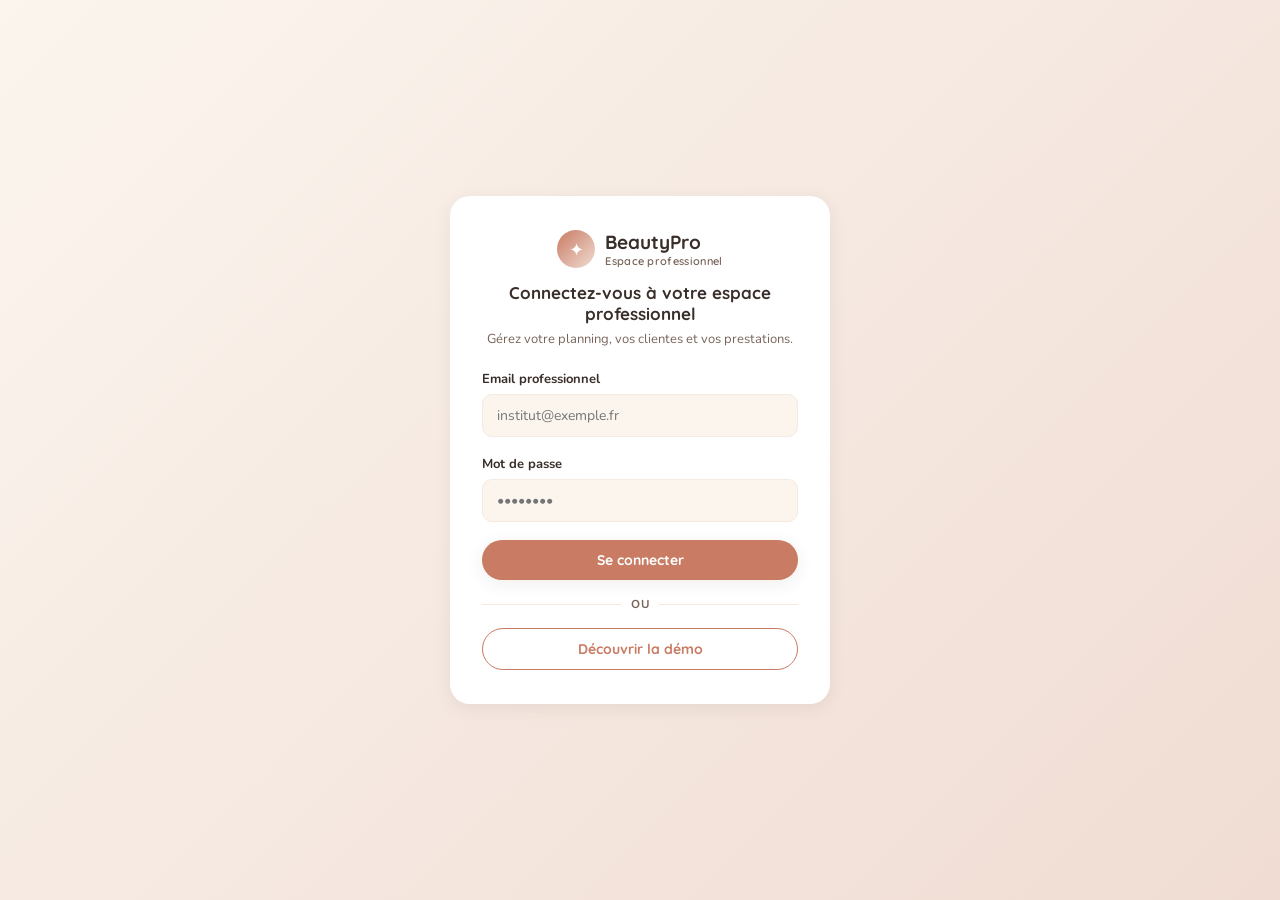
<file: BeautyPro_Demo/index.html>
<!DOCTYPE html>
<html lang="fr">
<head>
<meta charset="UTF-8">
<meta name="viewport" content="width=device-width, initial-scale=1.0">
<title>BeautyPro — Démo</title>
<link rel="preconnect" href="https://fonts.googleapis.com">
<link href="https://fonts.googleapis.com/css2?family=Quicksand:wght@400;500;600;700&family=Nunito:wght@400;600;700;800&display=swap" rel="stylesheet">
<style>
  :root{
    --creme:#FBF5EE;
    --creme-2:#F5EAE0;
    --blanc:#FFFFFF;
    --terracotta:#C97B63;
    --terracotta-dark:#B0654E;
    --rose:#F0DCD3;
    --sauge:#8FA98B;
    --sauge-fonce:#4C6B49;
    --rouge:#C0392B;
    --rouge-fonce:#A5301F;
    --texte:#3A2E2A;
    --texte-clair:#786459;
    --ombre:0 4px 18px rgba(58,46,42,0.08);
    --rayon:14px;
  }
  *{box-sizing:border-box; margin:0; padding:0;}
  html, body{height:100%;}
  body{
    font-family:'Nunito', sans-serif; background:var(--creme); color:var(--texte);
    display:flex; flex-direction:column; overflow:hidden;
  }
  h1,h2,h3,.brand{font-family:'Quicksand', sans-serif;}
  .vide{color:var(--texte-clair); font-size:13px; padding:4px 0;}

  /* Écran de connexion */
  #app-pro{display:none; flex-direction:column; height:100%;}
  #ecran-connexion{
    position:fixed; inset:0; background:linear-gradient(135deg, var(--creme), var(--rose)); z-index:200;
    display:flex; align-items:center; justify-content:center; padding:24px;
  }
  .carte-connexion{background:var(--blanc); border-radius:20px; padding:34px 32px; box-shadow:var(--ombre); width:100%; max-width:380px;}
  .titre-connexion{font-size:17px; text-align:center; margin-top:14px; font-weight:700;}
  .sous-connexion{color:var(--texte-clair); font-size:13px; text-align:center; margin:6px 0 22px;}
  .erreur-connexion{display:none; background:#FBEDE9; color:var(--rouge); border:1px solid #E3B8AA; border-radius:10px; padding:9px 12px; font-size:12.5px; font-weight:600; margin-bottom:14px;}
  .erreur-connexion.visible{display:block;}
  .separateur-connexion{display:flex; align-items:center; gap:10px; margin:16px 0; color:var(--texte-clair); font-size:11.5px; font-weight:700; text-transform:uppercase; letter-spacing:.03em;}
  .separateur-connexion::before, .separateur-connexion::after{content:''; flex:1; height:1px; background:var(--creme-2);}

  header{
    background:var(--blanc); padding:16px 28px; display:flex; align-items:center; justify-content:space-between;
    border-bottom:1px solid var(--creme-2); flex-shrink:0;
  }
  .brand{display:flex; align-items:center; gap:10px;}
  .brand-icon{
    width:38px; height:38px; border-radius:50%; background:linear-gradient(135deg, var(--terracotta), var(--rose));
    display:flex; align-items:center; justify-content:center; color:white; font-size:18px; flex-shrink:0;
  }
  .brand-text{font-weight:700; font-size:19px; color:var(--texte);}
  .brand-sub{font-size:11px; color:var(--texte-clair); font-weight:600; letter-spacing:.03em;}

  .barre-nav{display:flex; align-items:center; justify-content:space-between; gap:16px; flex:1; min-width:0;}
  nav{display:flex; gap:4px; align-items:center;}
  nav button{
    font-family:'Quicksand', sans-serif; background:none; border:none; cursor:pointer;
    padding:8px 14px; border-radius:20px; font-size:13.5px; font-weight:600; color:var(--texte-clair); transition:.15s;
  }
  nav button:hover{background:var(--creme-2); color:var(--texte);}
  nav button.actif{background:var(--terracotta); color:white;}
  .nav-secondaire{display:flex; align-items:center; gap:8px; flex-shrink:0;}
  .nav-secondaire .lien-secondaire{color:var(--terracotta-dark); font-weight:700; font-size:12.5px; text-decoration:none; padding:8px 14px; border-radius:20px; white-space:nowrap; transition:.15s; background:none; border:none; cursor:pointer; font-family:'Quicksand',sans-serif;}
  .nav-secondaire .lien-secondaire:hover{background:var(--rose);}
  .btn-icone{
    background:none; border:1.5px solid var(--creme-2); width:34px; height:34px; border-radius:50%; cursor:pointer;
    font-size:14px; display:flex; align-items:center; justify-content:center; color:var(--texte-clair); transition:.15s; flex-shrink:0;
  }
  .btn-icone:hover{background:var(--creme-2); color:var(--texte);}

  main{width:100%; padding:22px clamp(20px, 3vw, 48px) 36px; flex:1 1 auto; overflow-y:auto; min-height:0;}
  .zone-contenu{max-width:1440px; margin:0 auto;}
  .ecran{display:none;}
  .ecran.actif{display:block; animation:apparait .25s ease;}
  @keyframes apparait{from{opacity:0; transform:translateY(6px)} to{opacity:1; transform:translateY(0)}}

  .entete-ecran{display:flex; align-items:center; justify-content:space-between; margin-bottom:16px; flex-wrap:wrap; gap:12px;}
  .entete-ecran h2{font-size:20px; font-weight:700;}
  .entete-ecran p{color:var(--texte-clair); font-size:13px; margin-top:2px;}

  .btn{
    font-family:'Quicksand', sans-serif; background:var(--terracotta); color:white; border:none;
    padding:11px 20px; border-radius:24px; font-weight:700; font-size:14px; cursor:pointer; transition:.15s; box-shadow:var(--ombre);
  }
  .btn:hover{background:var(--terracotta-dark);}
  .btn-danger{background:var(--rouge);}
  .btn-danger:hover{background:var(--rouge-fonce);}
  .btn-fantome{background:var(--blanc); color:var(--terracotta); border:1.5px solid var(--terracotta); box-shadow:none;}
  .btn-fantome:hover{background:var(--rose);}
  .btn:disabled{background:#DCD0C7; color:#fff; cursor:not-allowed; box-shadow:none;}

  /* KPI bar */
  .kpi-barre{display:grid; grid-template-columns:repeat(4,1fr); gap:10px; margin-bottom:14px;}
  .kpi{background:var(--blanc); border-radius:var(--rayon); padding:12px 16px; box-shadow:var(--ombre); border-left:4px solid var(--terracotta);}
  .kpi.alerte-kpi{border-left-color:var(--rouge);}
  .kpi-label{font-size:10.5px; color:var(--texte-clair); font-weight:700; text-transform:uppercase; letter-spacing:.04em;}
  .kpi-valeur{font-family:'Quicksand',sans-serif; font-size:20px; font-weight:700; margin-top:2px; color:var(--texte);}
  .kpi-valeur.alerte-txt{color:var(--rouge);}
  .kpi-sous{font-size:10.5px; color:var(--texte-clair); margin-top:1px;}

  /* Prochains RDV (Dashboard) */
  .carte-prochains-rdv{background:var(--blanc); border-radius:var(--rayon); padding:14px 18px; box-shadow:var(--ombre); margin-bottom:14px;}
  .carte-prochains-rdv h3{font-size:13px; margin-bottom:6px; color:var(--terracotta-dark);}
  .ligne-prochain-rdv{display:grid; grid-template-columns:52px 1fr auto; gap:12px; align-items:center; padding:8px 0; border-bottom:1px solid var(--creme-2); font-size:13px; cursor:pointer; transition:.12s;}
  .ligne-prochain-rdv:last-child{border-bottom:none;}
  .ligne-prochain-rdv:hover{background:var(--creme);}
  .ligne-prochain-rdv .heure{font-weight:700; color:var(--terracotta-dark); font-family:'Quicksand',sans-serif; font-size:13px;}
  .ligne-prochain-rdv .infos{min-width:0;}
  .ligne-prochain-rdv .infos .cliente{font-weight:700; white-space:nowrap; overflow:hidden; text-overflow:ellipsis;}
  .ligne-prochain-rdv .infos .details{font-size:11.5px; color:var(--texte-clair); white-space:nowrap; overflow:hidden; text-overflow:ellipsis;}
  .lien-voir-planning{background:none; border:none; color:var(--terracotta-dark); font-weight:700; font-size:12.5px; cursor:pointer; padding:8px 0 2px; text-align:left; font-family:'Quicksand',sans-serif;}
  .lien-voir-planning:hover{text-decoration:underline;}

  /* Planning */
  .jour-nav{display:flex; align-items:center; gap:14px; margin-bottom:16px;}
  .jour-nav button{
    background:var(--blanc); border:1px solid var(--creme-2); border-radius:50%;
    width:34px; height:34px; cursor:pointer; font-size:16px; color:var(--terracotta);
  }
  .jour-nav button:hover{background:var(--creme-2);}
  .jour-label{font-weight:700; font-size:15px; text-transform:capitalize;}

  .grille-planning{
    background:var(--blanc); border-radius:16px; box-shadow:var(--ombre);
    display:grid; grid-template-columns:70px repeat(3, 1fr); overflow:hidden;
  }
  .gp-entete{background:var(--creme-2); padding:10px 8px; font-family:'Quicksand',sans-serif; font-weight:700; font-size:12.5px; text-align:center; color:var(--terracotta-dark); border-bottom:1px solid #ECDFD3;}
  .colonne-gutter{position:relative; background:var(--creme-2);}
  .gp-heure-label{position:absolute; left:0; right:0; transform:translateY(-8px); font-size:11px; font-weight:700; color:var(--texte-clair); text-align:center;}
  .colonne-cabine{position:relative; border-left:1px solid var(--creme-2); background:var(--blanc); cursor:pointer;}
  .gp-ligne{position:absolute; left:0; right:0; border-top:1px solid var(--creme-2); pointer-events:none;}
  .gp-bloc{
    position:absolute; left:4px; right:4px; background:var(--rose); border-radius:8px; border-left:3px solid var(--terracotta);
    padding:4px 7px; overflow:hidden; transition:.15s; box-shadow:0 1px 4px rgba(58,46,42,0.08); cursor:pointer;
    display:flex; flex-direction:column; justify-content:center; gap:1px; line-height:1.15;
  }
  .gp-bloc:hover{filter:brightness(0.97); z-index:5;}
  .gp-bloc.forfait{background:#EAF1E9; border-left-color:var(--sauge-fonce);}
  .gp-cliente{font-weight:700; font-size:11.5px; color:var(--texte); white-space:nowrap; overflow:hidden; text-overflow:ellipsis;}
  .gp-soin{font-size:10px; color:var(--texte-clair); white-space:nowrap; overflow:hidden; text-overflow:ellipsis;}
  .gp-badge{display:inline-block; margin-top:1px; font-size:9px; font-weight:700; padding:0px 6px; line-height:14px; border-radius:7px; background:var(--terracotta); color:white; white-space:nowrap;}
  .gp-badge.forfait-badge{background:var(--sauge-fonce);}
  .astuce-planning{font-size:12px; color:var(--texte-clair); margin-top:10px; text-align:center;}

  /* Formulaire RDV (drawer) */
  .champ{margin-bottom:18px;}
  .champ label{display:block; font-size:13px; font-weight:700; margin-bottom:6px; color:var(--texte);}
  .champ select, .champ input{
    width:100%; padding:11px 14px; border-radius:10px; border:1.5px solid var(--creme-2);
    font-family:'Nunito',sans-serif; font-size:14px; background:var(--creme); color:var(--texte);
  }
  .champ select:focus, .champ input:focus{outline:none; border-color:var(--terracotta);}
  .champ-case label{display:flex; align-items:center; gap:8px; font-weight:600; cursor:pointer;}
  .champ-case input[type="checkbox"]{width:auto;}
  .badge-en-ligne{display:inline-block; font-size:9.5px; font-weight:700; padding:2px 7px; border-radius:7px; background:#EAF1E9; color:var(--sauge-fonce); margin-left:6px;}
  .badge-sur-appel{display:inline-block; font-size:9.5px; font-weight:700; padding:2px 7px; border-radius:7px; background:var(--creme-2); color:var(--texte-clair); margin-left:6px;}
  .duree-info{font-size:12.5px; color:var(--texte-clair); margin-top:6px;}
  .confirmation{
    display:none; background:#EEF3EC; border:1px solid var(--sauge); color:var(--sauge-fonce);
    padding:14px 16px; border-radius:12px; font-size:13.5px; font-weight:600; margin-top:16px;
  }
  .confirmation.visible{display:block;}

  /* Prestations & Tarifs */
  .barre-outils-prestations{display:flex; flex-wrap:wrap; align-items:center; gap:10px; margin-bottom:10px;}
  .barre-outils-prestations input[type="text"]{
    flex:1; min-width:220px; padding:10px 14px; border-radius:20px; border:1.5px solid var(--creme-2);
    font-family:'Nunito',sans-serif; font-size:13.5px; background:var(--blanc); color:var(--texte);
  }
  .barre-outils-prestations input[type="text"]:focus{outline:none; border-color:var(--terracotta);}
  .barre-outils-prestations select{
    padding:9px 12px; border-radius:20px; border:1.5px solid var(--creme-2); background:var(--blanc);
    font-family:'Quicksand',sans-serif; font-size:12.5px; font-weight:700; color:var(--texte-clair); cursor:pointer;
  }
  .synthese-prestations{color:var(--texte-clair); font-size:12px; margin-bottom:14px;}
  .synthese-prestations strong{color:var(--texte);}
  #grille-prestations{display:grid; grid-template-columns:repeat(auto-fit, minmax(460px,1fr)); gap:14px; align-items:start;}
  .carte-categorie{background:var(--blanc); border-radius:var(--rayon); padding:16px 20px; box-shadow:var(--ombre); margin-bottom:0;}
  .carte-categorie h3{font-size:14px; margin-bottom:8px; color:var(--terracotta-dark);}
  .presta-entete-ligne, .presta-ligne{display:grid; grid-template-columns:2.2fr 1fr 1fr 1.6fr 0.9fr; gap:10px; padding:9px 0; font-size:13.5px; align-items:center;}
  .presta-entete-ligne{color:var(--texte-clair); font-size:10.5px; text-transform:uppercase; font-weight:700; letter-spacing:.03em; border-bottom:1px solid var(--creme-2); padding-bottom:8px;}
  .presta-ligne{border-bottom:1px solid var(--creme-2);}
  .presta-ligne:last-child{border-bottom:none;}
  .presta-nom{font-weight:600;}
  .presta-cabine{color:var(--texte-clair); font-size:12.5px;}
  .presta-actions{display:flex; gap:6px; justify-content:flex-end;}
  .icone-action{background:var(--creme); border:none; width:28px; height:28px; border-radius:8px; cursor:pointer; font-size:13px; color:var(--texte-clair); transition:.15s;}
  .icone-action:hover{background:var(--rose); color:var(--terracotta-dark);}
  .icone-action.suppr:hover{background:#FBEDE9; color:var(--rouge);}

  /* À faire aujourd'hui */
  .carte-taches{background:var(--blanc); border-radius:var(--rayon); padding:14px 18px; box-shadow:var(--ombre); margin-bottom:14px;}
  .carte-taches h3{font-size:13px; margin-bottom:6px; color:var(--terracotta-dark);}
  .item-tache{display:flex; align-items:flex-start; gap:9px; padding:7px 0; border-bottom:1px solid var(--creme-2); font-size:13px;}
  .item-tache:last-child{border-bottom:none;}
  .item-tache .picto{flex-shrink:0; font-size:14px;}
  .item-tache .txt strong{font-weight:700;}
  .item-tache .lien-tache{background:none; border:none; color:var(--terracotta-dark); font-weight:700; font-size:12px; cursor:pointer; text-decoration:underline; margin-left:auto; flex-shrink:0;}
  .voir-toutes-taches{background:none; border:none; color:var(--terracotta-dark); font-weight:700; font-size:12.5px; cursor:pointer; padding:8px 0 2px; text-align:left; font-family:'Quicksand',sans-serif;}
  .voir-toutes-taches:hover{text-decoration:underline;}

  /* Statuts RDV */
  .statut-badge{display:inline-block; font-size:9.5px; font-weight:700; padding:1px 7px; border-radius:7px; color:white; white-space:nowrap;}
  .select-statut{width:auto; display:inline-block; padding:8px 10px; font-size:13px;}

  /* Clientes */
  .barre-outils-clientes{display:flex; flex-wrap:wrap; align-items:center; gap:10px; margin-bottom:16px;}
  .barre-outils-clientes input{
    flex:1; min-width:220px; padding:10px 14px; border-radius:20px; border:1.5px solid var(--creme-2);
    font-family:'Nunito',sans-serif; font-size:13.5px; background:var(--blanc); color:var(--texte);
  }
  .barre-outils-clientes input:focus{outline:none; border-color:var(--terracotta);}
  .filtres-clientes{display:flex; gap:6px; flex-wrap:wrap;}
  .filtres-clientes button{
    font-family:'Quicksand',sans-serif; background:var(--blanc); border:1.5px solid var(--creme-2); cursor:pointer;
    padding:7px 14px; border-radius:18px; font-size:12.5px; font-weight:700; color:var(--texte-clair); transition:.15s;
  }
  .filtres-clientes button.actif{background:var(--terracotta); border-color:var(--terracotta); color:white;}

  /* Liste clientes (tableau) */
  .table-clientes{background:var(--blanc); border-radius:var(--rayon); box-shadow:var(--ombre); overflow:hidden;}
  .ligne-cliente-entete, .ligne-cliente{
    display:grid; grid-template-columns:2fr 1.7fr 1.3fr 1.5fr 1.7fr 0.4fr; gap:14px; align-items:center; padding:12px 20px;
  }
  .ligne-cliente-entete{background:var(--creme-2); font-size:10px; text-transform:uppercase; font-weight:700; letter-spacing:.03em; color:var(--texte-clair);}
  .ligne-cliente{border-bottom:1px solid var(--creme-2); cursor:pointer; transition:.12s; font-size:13px;}
  .ligne-cliente:last-child{border-bottom:none;}
  .ligne-cliente:hover{background:var(--creme);}
  .lc-cliente{display:flex; align-items:center; gap:10px; font-weight:700; min-width:0;}
  .lc-cliente span{overflow:hidden; text-overflow:ellipsis; white-space:nowrap;}
  .lc-cliente .avatar{width:32px; height:32px; font-size:12.5px; margin-bottom:0; flex-shrink:0;}
  .lc-secondaire{color:var(--texte-clair);}
  .lc-alerte{color:#A34A34; font-weight:600; font-size:12px;}
  .lc-forfait{font-size:12px;}
  .lc-chevron{color:var(--texte-clair); text-align:right; font-size:17px;}

  .avatar{
    width:42px; height:42px; border-radius:50%; background:var(--rose); color:var(--terracotta-dark);
    display:flex; align-items:center; justify-content:center; font-weight:700; font-family:'Quicksand',sans-serif; margin-bottom:10px; font-size:16px;
  }
  .puce-alerte{position:absolute; top:16px; right:16px; width:9px; height:9px; border-radius:50%; background:var(--rouge);}
  .carte-mini-forfait{background:#EAF1E9; color:var(--sauge-fonce); font-size:11.5px; font-weight:700; padding:4px 9px; border-radius:8px; display:inline-block; margin-top:6px;}
  .carte-mini-alerte{background:#FBEDE9; color:#A34A34; font-size:11.5px; font-weight:700; padding:4px 9px; border-radius:8px; display:inline-block; margin-top:6px;}
  .mini-barre{background:#D9E6D7; border-radius:6px; height:6px; overflow:hidden; margin-top:4px;}
  .mini-barre-remplie{background:var(--sauge-fonce); height:100%;}

  /* Équipe */
  .grille-equipe{display:grid; grid-template-columns:repeat(auto-fit, minmax(250px,1fr)); gap:14px;}
  .carte-equipe{background:var(--blanc); border-radius:var(--rayon); padding:20px; box-shadow:var(--ombre);}
  .carte-equipe .avatar{width:48px; height:48px; font-size:18px;}
  .carte-equipe h3{font-size:15px; margin-bottom:2px;}
  .carte-equipe .sous{font-size:12px; color:var(--texte-clair); margin-bottom:10px;}
  .badges-competences{display:flex; flex-wrap:wrap; gap:6px;}
  .badge-competence{background:var(--creme-2); color:var(--texte-clair); font-size:11px; font-weight:700; padding:3px 9px; border-radius:8px;}

  .depuis{color:var(--texte-clair); font-size:13px; margin-bottom:18px;}
  .fiche-section{margin-bottom:18px;}
  .fiche-section h4{font-size:12px; text-transform:uppercase; letter-spacing:.05em; color:var(--terracotta-dark); margin-bottom:8px; font-family:'Quicksand',sans-serif;}
  .historique-item{display:flex; justify-content:space-between; padding:8px 0; border-bottom:1px solid var(--creme-2); font-size:13.5px;}
  .alerte{background:#FBEDE9; border:1px solid #E3B8AA; color:#A34A34; padding:10px 14px; border-radius:10px; font-size:13px; font-weight:600;}
  .note{font-size:13.5px; color:var(--texte); line-height:1.5;}
  .fiche-grille2{display:grid; grid-template-columns:1fr 1fr; gap:10px;}
  .fiche-champ-tech{background:var(--creme); border-radius:10px; padding:10px 12px;}
  .fiche-champ-tech .lbl{font-size:10.5px; text-transform:uppercase; color:var(--texte-clair); font-weight:700; letter-spacing:.03em;}
  .fiche-champ-tech .val{font-size:13.5px; margin-top:2px;}

  .carte-forfait{background:#EAF1E9; border:1px solid #CFE0CD; border-radius:14px; padding:16px 18px;}
  .forfait-titre{font-weight:700; font-size:14px; margin-bottom:8px;}
  .barre-progression{background:#D9E6D7; border-radius:8px; height:10px; overflow:hidden; margin-bottom:6px;}
  .barre-progression-remplie{background:var(--sauge-fonce); height:100%; transition:width .3s ease;}
  .forfait-details{display:flex; justify-content:space-between; font-size:12px; color:var(--sauge-fonce); font-weight:600;}

  .photos-avant-apres{display:flex; gap:10px;}
  .photo-placeholder{
    flex:1; aspect-ratio:1; background:var(--creme); border:1.5px dashed #E3D6CB; border-radius:12px;
    display:flex; flex-direction:column; align-items:center; justify-content:center; color:var(--texte-clair); font-size:12px; gap:6px;
  }

  /* Drawers */
  .backdrop{position:fixed; inset:0; background:rgba(58,46,42,0.35); opacity:0; pointer-events:none; transition:opacity .2s ease; z-index:99;}
  .backdrop.visible{opacity:1; pointer-events:auto;}
  .drawer{
    position:fixed; top:0; right:0; height:100vh; width:440px; max-width:92vw; background:var(--blanc);
    box-shadow:-10px 0 34px rgba(58,46,42,0.16); transform:translateX(100%); transition:transform .25s ease; z-index:100;
    overflow-y:auto; overflow-x:hidden; padding:26px 28px;
  }
  .drawer.ouvert{transform:translateX(0);}
  .drawer-entete{display:flex; align-items:flex-start; justify-content:space-between; margin-bottom:6px;}
  .drawer-entete h2{font-size:19px;}
  .drawer-entete p{color:var(--texte-clair); font-size:13px; margin-top:2px;}
  .drawer-fermer{background:var(--creme-2); border:none; width:30px; height:30px; border-radius:50%; cursor:pointer; font-size:15px; color:var(--texte); flex-shrink:0;}
  .drawer-corps{margin-top:22px;}

  /* Modales centrées */
  .modal-overlay{
    position:fixed; inset:0; background:rgba(58,46,42,0.45); z-index:110; display:flex; align-items:center; justify-content:center;
    padding:24px; opacity:0; pointer-events:none; transition:opacity .2s ease;
  }
  .modal-overlay.visible{opacity:1; pointer-events:auto;}
  .modal-boite{max-height:90vh; overflow-y:auto; overflow-x:hidden; width:100%; max-width:480px; position:relative; border-radius:18px;}
  .modal-fermer{
    position:absolute; top:10px; right:10px; background:rgba(255,255,255,0.9); border:none; width:30px; height:30px;
    border-radius:50%; cursor:pointer; font-size:14px; box-shadow:var(--ombre); z-index:2;
  }
  .carte-form{background:var(--blanc); border-radius:18px; padding:28px;}

  .apercu-email{width:100%;}
  .enveloppe{background:var(--blanc); border-radius:18px; overflow:hidden;}
  .email-entete{background:linear-gradient(135deg, var(--terracotta), #D99B87); padding:26px; text-align:center; color:white;}
  .email-entete .brand-icon{margin:0 auto 10px; background:rgba(255,255,255,0.25);}
  .email-entete h3{font-size:18px;}
  .email-corps{padding:24px;}
  .email-corps p{font-size:14px; line-height:1.6; margin-bottom:12px;}
  .email-carte-rdv{background:var(--creme); border-radius:12px; padding:16px; margin:16px 0;}
  .email-carte-rdv div{font-size:13.5px; margin-bottom:4px;}
  .email-carte-rdv strong{color:var(--terracotta-dark);}
  .email-note{font-size:11.5px; color:var(--texte-clair); text-align:center; margin-top:10px; padding:0 16px 16px;}

  footer{text-align:center; padding:14px; font-size:12px; color:var(--texte-clair); flex-shrink:0; border-top:1px solid var(--creme-2); background:var(--creme);}

  @media (max-width:900px){
    .barre-nav{flex-wrap:wrap; gap:8px;}
    nav{flex-wrap:wrap;}
  }
  @media (max-width:760px){
    .kpi-barre{grid-template-columns:repeat(2,1fr);}
    #grille-prestations{grid-template-columns:1fr;}
    .grille-planning{grid-template-columns:50px repeat(3, minmax(90px,1fr)); overflow-x:auto;}
    .presta-entete-ligne, .presta-ligne{grid-template-columns:1.6fr 0.8fr 0.8fr 1.2fr 0.7fr; font-size:12px;}
    .ligne-cliente-entete{display:none;}
    .ligne-cliente{grid-template-columns:1fr; gap:4px; padding:14px 16px;}
    .lc-chevron{display:none;}
    .lc-dernier-soin::before{content:'Dernier soin : ';}
    .lc-prochain-rdv::before{content:'Prochain RDV : ';}
    main{padding:16px 12px 36px;}
    .drawer{width:100%;}
    header{padding:12px 16px;}
    .nav-secondaire .lien-secondaire span{display:none;}
  }
</style>
</head>
<body>

<!-- Écran de connexion professionnel — protège l'accès au back-office (planning, clientes, CA, tarifs) -->
<div id="ecran-connexion">
  <div class="carte-connexion">
    <div class="brand" style="justify-content:center; margin-bottom:6px;">
      <div class="brand-icon">✦</div>
      <div style="text-align:left;">
        <div class="brand-text">BeautyPro</div>
        <div class="brand-sub">Espace professionnel</div>
      </div>
    </div>
    <h2 class="titre-connexion">Connectez-vous à votre espace professionnel</h2>
    <p class="sous-connexion">Gérez votre planning, vos clientes et vos prestations.</p>
    <div class="champ">
      <label>Email professionnel</label>
      <input type="text" id="co-email" placeholder="institut@exemple.fr">
    </div>
    <div class="champ">
      <label>Mot de passe</label>
      <input type="password" id="co-mdp" placeholder="••••••••">
    </div>
    <div class="erreur-connexion" id="erreur-connexion">Email ou mot de passe incorrect.</div>
    <button class="btn" style="width:100%;" onclick="essayerConnexion()">Se connecter</button>
    <div class="separateur-connexion">ou</div>
    <button class="btn btn-fantome" style="width:100%;" onclick="decouvrirDemo()">Découvrir la démo</button>
  </div>
</div>

<div id="app-pro">
<header>
  <div class="brand">
    <div class="brand-icon">✦</div>
    <div>
      <div class="brand-text">BeautyPro</div>
      <div class="brand-sub">Institut de beauté — démo</div>
    </div>
  </div>
  <div class="barre-nav">
    <nav>
      <button class="actif" data-ecran="dashboard">Tableau de bord</button>
      <button data-ecran="planning">Planning</button>
      <button data-ecran="clientes">Clientes</button>
      <button data-ecran="prestations">Prestations</button>
      <button data-ecran="equipe">Équipe</button>
    </nav>
    <div class="nav-secondaire">
      <a class="lien-secondaire" href="reservation.html" target="_blank"><span>Aperçu </span>réservation ↗</a>
      <button class="btn-icone" title="Paramètres de l'institut" onclick="ouvrirModalParametres()">⚙</button>
    </div>
  </div>
</header>

<main>
<div class="zone-contenu">

  <!-- TABLEAU DE BORD -->
  <section class="ecran actif" id="ecran-dashboard">
    <div class="entete-ecran">
      <div>
        <h2>Tableau de bord</h2>
        <p>Vue du salon en un coup d'œil : activité, chiffre d'affaires et actions prioritaires.</p>
      </div>
    </div>

    <div class="kpi-barre" id="kpi-barre"></div>

    <div class="carte-taches" id="carte-taches"></div>

    <div class="carte-prochains-rdv" id="prochains-rdv"></div>
    <button class="lien-voir-planning" onclick="allerA('planning')">Voir le planning complet →</button>
  </section>

  <!-- PLANNING -->
  <section class="ecran" id="ecran-planning">
    <div class="entete-ecran">
      <div>
        <h2>Planning</h2>
        <p>Organisation de la journée par cabine.</p>
      </div>
      <button class="btn" onclick="ouvrirDrawerRdv()">+ Nouveau rendez-vous</button>
    </div>

    <div class="jour-nav">
      <button onclick="changerJourPlanning(-1)">‹</button>
      <span class="jour-label" id="planning-jour-label"></span>
      <button onclick="changerJourPlanning(1)">›</button>
    </div>

    <div class="grille-planning" id="grille-planning"></div>
    <div class="astuce-planning">Cliquez sur un rendez-vous pour le modifier ou l'annuler, ou sur une case vide pour en créer un nouveau.</div>
  </section>

  <!-- PRESTATIONS & TARIFS -->
  <section class="ecran" id="ecran-prestations">
    <div class="entete-ecran">
      <div>
        <h2>Prestations</h2>
        <p>Le catalogue qui alimente automatiquement la durée, le prix et la cabine dans le formulaire de rendez-vous.</p>
      </div>
      <button class="btn" onclick="ouvrirDrawerPrestation()">+ Nouvelle prestation</button>
    </div>
    <div class="barre-outils-prestations">
      <input type="text" id="recherche-prestation" placeholder="Rechercher une prestation…" oninput="filtrerPrestationsRecherche(this.value)">
      <select id="filtre-presta-categorie" onchange="filtrerPrestationsCategorie(this.value)">
        <option value="toutes">Toutes les catégories</option>
      </select>
      <select id="filtre-presta-reservable" onchange="filtrerPrestationsReservable(this.value)">
        <option value="toutes">Toutes les prestations</option>
        <option value="oui">Réservables en ligne</option>
        <option value="non">Sur appel uniquement</option>
      </select>
    </div>
    <div class="synthese-prestations" id="synthese-prestations"></div>
    <div id="grille-prestations"></div>
  </section>

  <!-- CLIENTES -->
  <section class="ecran" id="ecran-clientes">
    <div class="entete-ecran">
      <div>
        <h2>Fiches clientes</h2>
        <p>Cliquez sur une cliente pour ouvrir sa fiche complète.</p>
      </div>
      <button class="btn" onclick="ouvrirDrawerCliente()">+ Nouvelle cliente</button>
    </div>
    <div class="barre-outils-clientes">
      <input type="text" id="recherche-cliente" placeholder="Rechercher une cliente…" oninput="filtrerClientes(this.value)">
      <div class="filtres-clientes" id="filtres-clientes"></div>
    </div>
    <div id="grille-clientes"></div>
  </section>

  <!-- ÉQUIPE -->
  <section class="ecran" id="ecran-equipe">
    <div class="entete-ecran">
      <div>
        <h2>Équipe</h2>
        <p>Les praticiennes de l'institut et leurs compétences — utilisées automatiquement pour proposer les bons créneaux.</p>
      </div>
    </div>
    <div class="grille-equipe" id="grille-equipe"></div>
  </section>

</div>
</main>

<footer>Démo interactive — Tiphaine Bénard · tiphainebenard.fr</footer>

<div class="backdrop" id="backdrop" onclick="fermerTout()"></div>

<!-- Drawer nouveau RDV / modification -->
<div class="drawer" id="drawer-rdv">
  <div class="drawer-entete">
    <div>
      <h2 id="drawer-rdv-titre">Nouveau rendez-vous</h2>
      <p>La durée, le prix et la cabine viennent du catalogue Prestations & Tarifs.</p>
    </div>
    <button class="drawer-fermer" onclick="fermerTout()">✕</button>
  </div>
  <div class="drawer-corps">
    <div class="champ">
      <label>Cliente</label>
      <input type="text" id="rdv-cliente" placeholder="Nom de la cliente" value="Inès Ouedraogo">
    </div>
    <div class="champ">
      <label>Prestation</label>
      <select id="rdv-soin" onchange="majInfosRdv()"></select>
    </div>
    <div class="champ">
      <label>Date</label>
      <input type="text" id="rdv-date-affichee" value="" disabled>
    </div>
    <div class="champ">
      <label>Heure de début</label>
      <select id="rdv-creneau" onchange="majInfosRdv()"></select>
    </div>
    <div class="champ">
      <label>Praticienne</label>
      <select id="rdv-praticienne" onchange="majInfosRdv()"></select>
      <div class="duree-info" id="duree-info"></div>
    </div>
    <div class="champ">
      <label>Statut</label>
      <select id="rdv-statut"></select>
    </div>
    <button class="btn" onclick="confirmerRdv()">Confirmer le rendez-vous</button>
    <div class="confirmation" id="confirmation-rdv">✓ Rendez-vous enregistré. Un rappel email sera envoyé 24h avant.</div>
  </div>
</div>

<!-- Drawer nouvelle prestation / modification -->
<div class="drawer" id="drawer-prestation">
  <div class="drawer-entete">
    <div>
      <h2 id="drawer-prestation-titre">Nouvelle prestation</h2>
      <p>Disponible immédiatement dans le formulaire de rendez-vous.</p>
    </div>
    <button class="drawer-fermer" onclick="fermerTout()">✕</button>
  </div>
  <div class="drawer-corps">
    <div class="champ">
      <label>Nom de la prestation</label>
      <input type="text" id="presta-nom" placeholder="Ex. Soin hydratant">
    </div>
    <div class="champ">
      <label>Catégorie</label>
      <input type="text" id="presta-categorie" placeholder="Ex. Soins visage" list="liste-categories">
      <datalist id="liste-categories"></datalist>
    </div>
    <div class="champ">
      <label>Durée (minutes)</label>
      <input type="number" id="presta-duree" min="5" step="5" value="30">
    </div>
    <div class="champ">
      <label>Tarif (€, 0 si séance de forfait)</label>
      <input type="number" id="presta-prix" min="0" step="5" value="40">
    </div>
    <div class="champ">
      <label>Cabine assignée</label>
      <select id="presta-cabine"></select>
    </div>
    <div class="champ champ-case">
      <label><input type="checkbox" id="presta-reservable" checked> Réservable en ligne par les clientes</label>
    </div>
    <div class="champ" id="champ-acompte">
      <label>Acompte demandé en ligne (€, 0 = aucun)</label>
      <input type="number" id="presta-acompte" min="0" step="5" value="0">
    </div>
    <button class="btn" onclick="confirmerPrestation()">Enregistrer</button>
  </div>
</div>

<!-- Drawer nouvelle cliente -->
<div class="drawer" id="drawer-nouvelle-cliente">
  <div class="drawer-entete">
    <div><h2>Nouvelle cliente</h2></div>
    <button class="drawer-fermer" onclick="fermerTout()">✕</button>
  </div>
  <div class="drawer-corps">
    <div class="champ">
      <label>Nom complet</label>
      <input type="text" id="nc-nom" placeholder="Ex. Chloé Dubois">
    </div>
    <div class="champ">
      <label>Téléphone</label>
      <input type="text" id="nc-telephone" placeholder="06 00 00 00 00">
    </div>
    <div class="champ">
      <label>Email</label>
      <input type="text" id="nc-email" placeholder="email@exemple.fr">
    </div>
    <div class="champ">
      <label>Note / allergie / contre-indication (optionnel)</label>
      <input type="text" id="nc-note" placeholder="Ex. Allergie connue à…">
    </div>
    <button class="btn" onclick="confirmerNouvelleCliente()">Enregistrer la fiche</button>
  </div>
</div>

<!-- Drawer fiche cliente -->
<div class="drawer" id="drawer-cliente">
  <div class="drawer-entete">
    <div><h2>Fiche cliente</h2></div>
    <button class="drawer-fermer" onclick="fermerTout()">✕</button>
  </div>
  <div class="drawer-corps" id="detail-cliente-corps"></div>
</div>

<!-- Modale détail RDV -->
<div class="modal-overlay" id="modal-rdv-detail">
  <div class="modal-boite">
    <button class="modal-fermer" onclick="fermerTout()">✕</button>
    <div class="carte-form" id="detail-rdv-corps"></div>
  </div>
</div>

<!-- Modale rappel email -->
<div class="modal-overlay" id="modal-email">
  <div class="modal-boite">
    <button class="modal-fermer" onclick="fermerTout()">✕</button>
    <div class="apercu-email">
      <div class="enveloppe">
        <div class="email-entete">
          <div class="brand-icon">✦</div>
          <h3>Institut [Nom de l'institut]</h3>
        </div>
        <div class="email-corps">
          <p>Bonjour,</p>
          <p>Petit rappel : vous avez rendez-vous à l'institut.</p>
        </div>
        <div class="email-note">Envoyé automatiquement 24h avant chaque RDV — aucune action de votre part. (Rappel par SMS disponible en option.)</div>
      </div>
    </div>
  </div>
</div>

<!-- Modale paramètres (démo) -->
<div class="modal-overlay" id="modal-parametres">
  <div class="modal-boite">
    <button class="modal-fermer" onclick="fermerTout()">✕</button>
    <div class="carte-form">
      <h2 style="font-size:18px; margin-bottom:6px;">Paramètres de l'institut</h2>
      <p style="color:var(--texte-clair); font-size:13px; margin-bottom:22px;">Horaires, cabines, branding, moyens de paiement — à venir dans une prochaine version.</p>
      <div style="border-top:1px solid var(--creme-2); padding-top:18px;">
        <p style="font-size:11.5px; color:var(--texte-clair); margin-bottom:10px; text-transform:uppercase; letter-spacing:.03em; font-weight:700;">Outils de démonstration</p>
        <button class="btn btn-fantome" onclick="reinitialiserDemoConfirm()">Réinitialiser les données de démonstration</button>
      </div>
    </div>
  </div>
</div>

</div><!-- /#app-pro -->

<!-- Couche de données partagée avec reservation.html (voir beautypro-data.js) -->
<script src="beautypro-data.js"></script>
<script>
  // ---------- Connexion professionnelle (démo) ----------
  // ⚠️ Ceci est une protection d'écran côté navigateur, utile pour une démo commerciale.
  // Ce n'est PAS une vraie sécurité : ce fichier est statique, sans base de données ni serveur derrière.
  // Sur la vraie application, l'accès serait vérifié par Firebase Authentication + des règles Firestore
  // qui refusent la lecture des données (clientes, planning, CA) à quiconque n'est pas identifié comme
  // membre de CET institut précis — pas seulement une case cochée en JavaScript.
  const IDENTIFIANTS_DEMO = { email:"demo@institut-bellepeau.fr", motDePasse:"demo1234" };

  function essayerConnexion(){
    const email = document.getElementById('co-email').value.trim().toLowerCase();
    const mdp = document.getElementById('co-mdp').value;
    const ok = email === IDENTIFIANTS_DEMO.email && mdp === IDENTIFIANTS_DEMO.motDePasse;
    if(ok){
      document.getElementById('ecran-connexion').style.display = 'none';
      document.getElementById('app-pro').style.display = 'flex';
    } else {
      document.getElementById('erreur-connexion').classList.add('visible');
    }
  }
  document.getElementById('co-mdp').addEventListener('keydown', e=>{ if(e.key==='Enter') essayerConnexion(); });

  function decouvrirDemo(){
    document.getElementById('co-email').value = IDENTIFIANTS_DEMO.email;
    document.getElementById('co-mdp').value = IDENTIFIANTS_DEMO.motDePasse;
    essayerConnexion();
  }

  // ---------- Données (chargées depuis la couche partagée beautypro-data.js) ----------
  const cabines = BP_CABINES;
  const OUVERTURE = BP_OUVERTURE;
  const FERMETURE = BP_FERMETURE;
  const STATUTS = BP_STATUTS;
  const STATUT_COULEUR = BP_STATUT_COULEUR;
  const PX_PAR_MIN = 1.7;
  const HAUTEUR_TOTALE = (FERMETURE - OUVERTURE) * PX_PAR_MIN;
  const formatDuree = bpFormatDuree;
  const minVersHeureStr = bpMinVersHeureStr;

  let { prestations, praticiennes, clientes, rdvs } = bpInitDonnees();
  let prochainPrestationId = bpProchainId(prestations);
  let prochainId = bpProchainId(rdvs);

  function trouverPrestation(id){ return prestations.find(p=>p.id===id); }
  function trouverPraticienne(id){ return praticiennes.find(p=>p.id===id); }

  // datePlanningActive : le jour actuellement affiché dans l'écran Planning (navigable ‹ ›).
  // Le Dashboard, lui, correspond toujours à BP_DATE_REF ("aujourd'hui" pour cette démo).
  let datePlanningActive = BP_DATE_REF;
  let dateEnEdition = BP_DATE_REF; // date du RDV en cours de création/modification dans le drawer

  let edition = null; // id du RDV en cours de modification, ou null
  let editionPrestationId = null; // id de la prestation en cours de modification, ou null
  let filtreCliente = "toutes";
  let rechercheCliente = "";

  function soinAffiche(rdv){
    const p = trouverPrestation(rdv.prestationId);
    if(!p) return '(prestation supprimée du catalogue)';
    return p.nom + (rdv.forfait ? ` — séance ${rdv.forfait.actuel}/${rdv.forfait.total}` : '');
  }

  function allerA(nom){
    document.querySelectorAll('.ecran').forEach(e=>e.classList.remove('actif'));
    document.getElementById('ecran-'+nom).classList.add('actif');
    document.querySelectorAll('nav button[data-ecran]').forEach(b=>b.classList.remove('actif'));
    document.querySelectorAll('nav button[data-ecran="'+nom+'"]').forEach(b=>b.classList.add('actif'));
    document.querySelector('main').scrollTo({top:0, behavior:'instant'});
  }
  document.querySelectorAll('nav button[data-ecran]').forEach(b=>{
    b.addEventListener('click', ()=>allerA(b.dataset.ecran));
  });

  function fermerTout(){
    document.getElementById('backdrop').classList.remove('visible');
    document.getElementById('drawer-rdv').classList.remove('ouvert');
    document.getElementById('drawer-cliente').classList.remove('ouvert');
    document.getElementById('drawer-prestation').classList.remove('ouvert');
    document.getElementById('drawer-nouvelle-cliente').classList.remove('ouvert');
    document.getElementById('modal-email').classList.remove('visible');
    document.getElementById('modal-rdv-detail').classList.remove('visible');
    document.getElementById('modal-parametres').classList.remove('visible');
  }

  function ouvrirModalParametres(){
    document.getElementById('backdrop').classList.add('visible');
    document.getElementById('modal-parametres').classList.add('visible');
  }

  function reinitialiserDemoConfirm(){
    if(confirm("Réinitialiser toutes les modifications et restaurer les données initiales ?")){
      bpReinitialiserDemo();
      location.reload();
    }
  }

  // ---------- Formulaire RDV ----------
  function peuplerSelectsFormulaire(){
    const selectSoin = document.getElementById('rdv-soin');
    const valeurAvant = selectSoin.value;
    let cat = null, html = '';
    prestations.forEach(p=>{
      if(p.categorie !== cat){ if(cat) html += '</optgroup>'; html += `<optgroup label="${p.categorie}">`; cat = p.categorie; }
      html += `<option value="${p.id}">${p.nom} (${formatDuree(p.duree)} — ${p.prix>0? p.prix+' €':'forfait'})</option>`;
    });
    html += '</optgroup>';
    selectSoin.innerHTML = html;
    if(prestations.some(p=>String(p.id)===valeurAvant)) selectSoin.value = valeurAvant;

    const selectHeure = document.getElementById('rdv-creneau');
    if(!selectHeure.options.length){
      let hHtml = '';
      for(let m = OUVERTURE; m <= FERMETURE-15; m += 15){
        hHtml += `<option value="${m}">${minVersHeureStr(m)}</option>`;
      }
      selectHeure.innerHTML = hHtml;
    }

    if(!document.getElementById('rdv-statut').options.length){
      document.getElementById('rdv-statut').innerHTML = STATUTS.map(s=>`<option value="${s}">${s}</option>`).join('');
    }

    const selectCabine = document.getElementById('presta-cabine');
    selectCabine.innerHTML = cabines.map((c,i)=>`<option value="${i}">${c}</option>`).join('');
  }

  // Une praticienne est indisponible si elle est déjà sur un autre soin qui chevauche ce créneau CE JOUR-LÀ — même dans une autre cabine.
  function chevauchePraticienne(praticienneId, date, debut, duree, ignorerId){
    const fin = debut + duree;
    return rdvs.some(r => r.date===date && r.praticienneId===praticienneId && r.id!==ignorerId && r.statut!=='Annulé' && !(fin<=r.debut || debut>=r.debut+r.duree));
  }
  function chevauche(cabine, date, debut, duree, ignorerId){
    const fin = debut + duree;
    return rdvs.some(r => r.date===date && r.cabine===cabine && r.id!==ignorerId && r.statut!=='Annulé' && !(fin<=r.debut || debut>=r.debut+r.duree));
  }

  function peuplerPraticiennesPourPrestation(){
    const p = trouverPrestation(parseInt(document.getElementById('rdv-soin').value,10));
    const selectPratic = document.getElementById('rdv-praticienne');
    const valeurAvant = selectPratic.value;
    const debut = parseInt(document.getElementById('rdv-creneau').value,10);
    if(!p) return;
    const competentes = praticiennes.filter(pr=>pr.competences.includes(p.categorie));
    selectPratic.innerHTML = competentes.map(pr=>{
      const occupee = chevauchePraticienne(pr.id, dateEnEdition, debut, p.duree, edition);
      return `<option value="${pr.id}" ${occupee?'disabled':''}>${pr.nom}${occupee?' — occupée à cette heure':''}</option>`;
    }).join('');
    if(competentes.some(pr=>String(pr.id)===valeurAvant) && !chevauchePraticienne(parseInt(valeurAvant,10), dateEnEdition, debut, p.duree, edition)){
      selectPratic.value = valeurAvant;
    } else {
      const premiereLibre = competentes.find(pr=>!chevauchePraticienne(pr.id, dateEnEdition, debut, p.duree, edition));
      if(premiereLibre) selectPratic.value = premiereLibre.id;
    }
  }

  function majInfosRdv(){
    const p = trouverPrestation(parseInt(document.getElementById('rdv-soin').value,10));
    if(!p) return;
    peuplerPraticiennesPourPrestation();
    const debut = parseInt(document.getElementById('rdv-creneau').value,10);
    const fin = debut + p.duree;
    document.getElementById('duree-info').textContent =
      `${formatDuree(p.duree)} — ${cabines[p.cabine]} — ${p.prix>0 ? p.prix+' €' : 'séance de forfait'} — se termine à ${minVersHeureStr(fin)}`;
  }

  function ouvrirDrawerRdv(heureMin, cabineIdx){
    edition = null;
    dateEnEdition = datePlanningActive;
    document.getElementById('drawer-rdv-titre').textContent = 'Nouveau rendez-vous';
    document.getElementById('rdv-cliente').value = '';
    document.getElementById('rdv-date-affichee').value = bpDateAffichee(dateEnEdition);
    document.getElementById('backdrop').classList.add('visible');
    document.getElementById('drawer-rdv').classList.add('ouvert');
    if(cabineIdx !== undefined){
      const premiereCorrespondante = prestations.find(p=>p.cabine===cabineIdx);
      if(premiereCorrespondante) document.getElementById('rdv-soin').value = premiereCorrespondante.id;
    }
    if(heureMin !== undefined){ document.getElementById('rdv-creneau').value = heureMin; }
    document.getElementById('rdv-statut').value = 'À confirmer';
    majInfosRdv();
  }

  function confirmerRdv(){
    const cliente = document.getElementById('rdv-cliente').value || 'Nouvelle cliente';
    const prestationId = parseInt(document.getElementById('rdv-soin').value,10);
    const p = trouverPrestation(prestationId);
    const debut = parseInt(document.getElementById('rdv-creneau').value,10);
    const praticienneId = parseInt(document.getElementById('rdv-praticienne').value,10);
    const statut = document.getElementById('rdv-statut').value;

    if(debut + p.duree > FERMETURE){
      alert("Ce rendez-vous dépasserait l'heure de fermeture (19h00). Choisissez un créneau plus tôt.");
      return;
    }
    if(chevauche(p.cabine, dateEnEdition, debut, p.duree, edition)){
      alert("Ce créneau chevauche un rendez-vous déjà présent sur cette cabine. Choisissez une autre heure.");
      return;
    }
    if(isNaN(praticienneId)){
      alert("Aucune praticienne compétente n'est disponible sur ce créneau. Choisissez une autre heure.");
      return;
    }
    if(chevauchePraticienne(praticienneId, dateEnEdition, debut, p.duree, edition)){
      alert("Cette praticienne est déjà sur un autre soin à cette heure (même dans une autre cabine). Choisissez une autre praticienne ou un autre créneau.");
      return;
    }

    const clientePreexistante = clientes.find(c=>c.nom===cliente);

    if(edition){
      const idx = rdvs.findIndex(r=>r.id===edition);
      const forfaitExistant = rdvs[idx].forfait;
      const payeExistant = rdvs[idx].paye;
      const clienteIdExistant = rdvs[idx].clienteId;
      rdvs[idx] = { id:edition, date:dateEnEdition, prestationId, cliente, clienteId:clienteIdExistant||null, debut, duree:p.duree, prix:p.prix, cabine:p.cabine, praticienneId, statut, paye:payeExistant, forfait:forfaitExistant };
    } else {
      rdvs.push({ id:prochainId++, date:dateEnEdition, prestationId, cliente, clienteId:clientePreexistante?clientePreexistante.id:null, debut, duree:p.duree, prix:p.prix, cabine:p.cabine, praticienneId, statut, paye:false, forfait:null });
    }
    edition = null;
    bpSauvegarderRdvs(rdvs);

    rafraichirTout();

    const conf = document.getElementById('confirmation-rdv');
    conf.classList.add('visible');
    setTimeout(()=>{
      fermerTout();
      conf.classList.remove('visible');
      allerA('planning');
    }, 1200);
  }

  // ---------- Détail / modification / suppression RDV ----------
  function ouvrirDetailRdv(id){
    const rdv = rdvs.find(r=>r.id===id);
    if(!rdv) return;
    const p = trouverPrestation(rdv.prestationId);
    const pratic = trouverPraticienne(rdv.praticienneId);
    const zone = document.getElementById('detail-rdv-corps');
    zone.innerHTML = `
      <div style="display:flex; align-items:flex-start; justify-content:space-between; gap:10px;">
        <h2 style="margin-bottom:2px;">${rdv.cliente}</h2>
        <span class="statut-badge" style="background:${STATUT_COULEUR[rdv.statut]||'#8A7A72'};">${rdv.statut}</span>
      </div>
      <p style="color:var(--texte-clair); font-size:13px; margin-bottom:20px;">${bpDateAfficheeCourte(rdv.date)} — ${cabines[rdv.cabine]} — ${minVersHeureStr(rdv.debut)} → ${minVersHeureStr(rdv.debut+rdv.duree)}${pratic ? ' — avec '+pratic.nom : ''}</p>
      <div class="fiche-champ-tech" style="margin-bottom:12px;">
        <div class="lbl">Prestation</div><div class="val">${soinAffiche(rdv)}</div>
      </div>
      ${rdv.forfait ? `<div class="carte-mini-forfait" style="margin-bottom:12px;">Forfait en cours : ${rdv.forfait.actuel}/${rdv.forfait.total} séances</div>` : ''}
      <div class="fiche-champ-tech" style="margin-bottom:14px;">
        <div class="lbl">Durée / Tarif</div><div class="val">${formatDuree(rdv.duree)} — ${rdv.prix>0? rdv.prix+' €':'inclus dans le forfait'}${rdv.prix>0 ? (rdv.paye ? ' · encaissé ✓' : ' · non encaissé') : ''}</div>
      </div>
      <div class="champ" style="margin-bottom:16px;">
        <label>Changer le statut</label>
        <select class="select-statut" style="width:100%;" onchange="changerStatutRdv(${id}, this.value)">
          ${STATUTS.map(s=>`<option value="${s}" ${s===rdv.statut?'selected':''}>${s}</option>`).join('')}
        </select>
      </div>
      <div style="display:flex; gap:10px; flex-wrap:wrap;">
        <button class="btn btn-fantome" onclick="modifierRdv(${id})">Modifier</button>
        ${(rdv.prix>0 && !rdv.paye) ? `<button class="btn" onclick="marquerEncaisse(${id})">Marquer encaissée</button>` : ''}
        ${rdv.forfait && rdv.forfait.actuel < rdv.forfait.total ? `<button class="btn" onclick="validerSeanceForfaitRdv(${id})">Valider la séance (${rdv.forfait.actuel+1}/${rdv.forfait.total})</button>` : ''}
        <button class="btn btn-fantome" onclick="ouvrirModalEmail(${id})">Envoyer un rappel</button>
        <button class="btn btn-danger" onclick="supprimerRdv(${id})">Annuler le RDV</button>
      </div>
    `;
    document.getElementById('backdrop').classList.add('visible');
    document.getElementById('modal-rdv-detail').classList.add('visible');
  }

  function changerStatutRdv(id, statut){
    const rdv = rdvs.find(r=>r.id===id);
    if(!rdv) return;
    rdv.statut = statut;
    bpSauvegarderRdvs(rdvs);
    rafraichirTout();
    ouvrirDetailRdv(id);
  }

  function marquerEncaisse(id){
    const rdv = rdvs.find(r=>r.id===id);
    if(!rdv) return;
    rdv.paye = true;
    bpSauvegarderRdvs(rdvs);
    ouvrirDetailRdv(id);
  }

  function validerSeanceForfaitRdv(id){
    const rdv = rdvs.find(r=>r.id===id);
    if(!rdv || !rdv.forfait) return;
    if(rdv.forfait.actuel < rdv.forfait.total) rdv.forfait.actuel++;
    const c = clientes.find(c=>c.nom===rdv.cliente);
    if(c && c.forfait) c.forfait.actuel = rdv.forfait.actuel;
    rdv.statut = 'Terminé';
    bpSauvegarderRdvs(rdvs);
    bpSauvegarderClientes(clientes);
    rafraichirTout();
    ouvrirDetailRdv(id);
  }

  function supprimerRdv(id){
    const rdv = rdvs.find(r=>r.id===id);
    if(rdv) rdv.statut = 'Annulé';
    bpSauvegarderRdvs(rdvs);
    rafraichirTout();
    fermerTout();
  }

  function modifierRdv(id){
    const rdv = rdvs.find(r=>r.id===id);
    edition = id;
    dateEnEdition = rdv.date;
    fermerTout();
    document.getElementById('drawer-rdv-titre').textContent = 'Modifier le rendez-vous';
    document.getElementById('rdv-cliente').value = rdv.cliente;
    document.getElementById('rdv-date-affichee').value = bpDateAffichee(dateEnEdition);
    document.getElementById('rdv-soin').value = rdv.prestationId;
    document.getElementById('rdv-creneau').value = rdv.debut;
    document.getElementById('rdv-statut').value = rdv.statut;
    majInfosRdv();
    document.getElementById('rdv-praticienne').value = rdv.praticienneId;
    document.getElementById('backdrop').classList.add('visible');
    document.getElementById('drawer-rdv').classList.add('ouvert');
  }

  function ouvrirModalEmail(rdvId){
    let rdv = rdvId!==undefined ? rdvs.find(r=>r.id===rdvId) : null;
    if(!rdv){
      // Pas de RDV précisé : on prend le prochain rendez-vous non annulé d'aujourd'hui.
      rdv = rdvs.filter(r=>r.date===BP_DATE_REF && r.statut!=='Annulé').sort((a,b)=>a.debut-b.debut)[0];
    }
    const zone = document.querySelector('#modal-email .email-corps');
    if(rdv){
      const p = trouverPrestation(rdv.prestationId);
      const prenom = rdv.cliente.split(' ')[0];
      zone.innerHTML = `
        <p>Bonjour ${prenom},</p>
        <p>Petit rappel : vous avez rendez-vous à l'institut.</p>
        <div class="email-carte-rdv">
          <div><strong>Soin :</strong> ${p ? p.nom : soinAffiche(rdv)}</div>
          <div><strong>Date :</strong> ${bpDateAffichee(rdv.date)}</div>
          <div><strong>Heure :</strong> ${minVersHeureStr(rdv.debut)}</div>
          <div><strong>Durée :</strong> environ ${formatDuree(rdv.duree)}</div>
        </div>
        <p>À bientôt !</p>
      `;
    } else {
      zone.innerHTML = `<p>Bonjour,</p><p>Petit rappel : vous avez rendez-vous à l'institut.</p><p>À bientôt !</p>`;
    }
    document.getElementById('backdrop').classList.add('visible');
    document.getElementById('modal-email').classList.add('visible');
  }

  // ---------- KPI (toujours calculés pour BP_DATE_REF = "aujourd'hui" du Dashboard) ----------
  function calculerKpis(){
    const actifs = rdvs.filter(r=>r.date===BP_DATE_REF && r.statut!=='Annulé');
    const occupees = actifs.length;
    const minutesOccupees = actifs.reduce((s,r)=>s+r.duree,0);
    const capaciteTotale = (FERMETURE-OUVERTURE) * cabines.length;
    const tauxOcc = Math.round((minutesOccupees/capaciteTotale)*100);
    const ca = actifs.reduce((s,r)=>s+r.prix,0);
    const alertesClientes = clientes.filter(c=>c.alerte).length;
    const forfaitsBientotFinis = clientes.filter(c=>c.forfait && (c.forfait.total - c.forfait.actuel) <= 2).length;
    const nbAlertes = alertesClientes + forfaitsBientotFinis;
    return { occupees, tauxOcc, ca, nbAlertes, forfaitsBientotFinis, alertesClientes };
  }

  // ---------- À faire aujourd'hui (Dashboard = BP_DATE_REF) ----------
  function calculerTaches(){
    const taches = [];
    clientes.forEach(c=>{
      if(c.forfait && (c.forfait.total - c.forfait.actuel) <= 2 && c.forfait.actuel < c.forfait.total){
        taches.push({ picto:'💶', html:`<strong>${c.nom}</strong> — forfait bientôt terminé : ${c.forfait.total - c.forfait.actuel} séance(s) restante(s)`, action:()=>{ allerA('clientes'); const i=clientes.indexOf(c); afficherFiche(i); } });
      }
    });
    rdvs.filter(r=>r.date===BP_DATE_REF && r.statut!=='Annulé').forEach(r=>{
      const c = clientes.find(c=>c.nom===r.cliente);
      if(c && c.alerte){
        taches.push({ picto:'⚠', html:`<strong>${c.nom}</strong> — ${c.alerte} avant son soin de ${minVersHeureStr(r.debut)}`, action:()=>ouvrirDetailRdv(r.id) });
      }
    });
    clientes.forEach(c=>{
      if(!c.prochainRdv){
        taches.push({ picto:'📞', html:`<strong>${c.nom}</strong> — aucun rendez-vous depuis plusieurs semaines, à relancer`, action:()=>{ allerA('clientes'); const i=clientes.indexOf(c); afficherFiche(i); } });
      }
    });
    // Créneaux libres du jour de référence (>=45 min consécutives), par cabine
    cabines.forEach((c, ci)=>{
      const rdvsCabine = rdvs.filter(r=>r.date===BP_DATE_REF && r.cabine===ci && r.statut!=='Annulé').sort((a,b)=>a.debut-b.debut);
      let curseur = OUVERTURE;
      rdvsCabine.forEach(r=>{
        if(r.debut - curseur >= 45){
          taches.push({ picto:'📅', html:`Créneau libre en <strong>${c}</strong> : ${minVersHeureStr(curseur)}–${minVersHeureStr(r.debut)}`, action:()=>{ datePlanningActive = BP_DATE_REF; allerA('planning'); rafraichirPlanning(); ouvrirDrawerRdv(curseur, ci); } });
        }
        curseur = Math.max(curseur, r.debut + r.duree);
      });
      if(FERMETURE - curseur >= 45){
        taches.push({ picto:'📅', html:`Créneau libre en <strong>${c}</strong> : ${minVersHeureStr(curseur)}–${minVersHeureStr(FERMETURE)}`, action:()=>{ datePlanningActive = BP_DATE_REF; allerA('planning'); rafraichirPlanning(); ouvrirDrawerRdv(curseur, ci); } });
      }
    });
    return taches;
  }

  let dernieresTaches = [];
  let tachesToutesAffichees = false;
  function rendreTaches(){
    dernieresTaches = calculerTaches();
    afficherTaches();
  }
  function basculerToutesTaches(){
    tachesToutesAffichees = !tachesToutesAffichees;
    afficherTaches();
  }
  function afficherTaches(){
    const zone = document.getElementById('carte-taches');
    if(!dernieresTaches.length){
      zone.innerHTML = `<h3>À faire aujourd'hui</h3><div class="vide">Rien à signaler — tout est sous contrôle.</div>`;
      return;
    }
    const nb = dernieresTaches.length;
    const visibles = tachesToutesAffichees ? dernieresTaches : dernieresTaches.slice(0,3);
    const lignes = visibles.map((t,i)=>`
      <div class="item-tache">
        <span class="picto">${t.picto}</span>
        <span class="txt">${t.html}</span>
        <button class="lien-tache" onclick="dernieresTaches[${i}].action()">Voir</button>
      </div>`).join('');
    const bascule = nb > 3
      ? `<button class="voir-toutes-taches" onclick="basculerToutesTaches()">${tachesToutesAffichees ? 'Réduire' : 'Voir toutes les actions ('+nb+')'}</button>`
      : '';
    zone.innerHTML = `<h3>À faire aujourd'hui</h3>${lignes}${bascule}`;
  }

  function rendreKpis(){
    const k = calculerKpis();
    document.getElementById('kpi-barre').innerHTML = `
      <div class="kpi">
        <div class="kpi-label">RDV aujourd'hui</div>
        <div class="kpi-valeur">${k.occupees}</div>
        <div class="kpi-sous">sur la journée (9h–19h), 3 cabines</div>
      </div>
      <div class="kpi">
        <div class="kpi-label">Taux d'occupation</div>
        <div class="kpi-valeur">${k.tauxOcc}%</div>
        <div class="kpi-sous">calculé sur la durée réelle des soins</div>
      </div>
      <div class="kpi">
        <div class="kpi-label">CA prévu du jour</div>
        <div class="kpi-valeur">${k.ca} €</div>
        <div class="kpi-sous">séances de forfait déjà réglées non comptées</div>
      </div>
      <div class="kpi ${k.nbAlertes>0?'alerte-kpi':''}">
        <div class="kpi-label">Alertes</div>
        <div class="kpi-valeur ${k.nbAlertes>0?'alerte-txt':''}">${k.nbAlertes}</div>
        <div class="kpi-sous">${k.forfaitsBientotFinis} forfait(s) bientôt terminé(s), ${k.alertesClientes} contre-indication(s)</div>
      </div>
    `;
  }

  // ---------- Prochains rendez-vous (Dashboard = BP_DATE_REF) ----------
  function rendreProchainsRdv(){
    const zone = document.getElementById('prochains-rdv');
    const duJour = rdvs.filter(r=>r.date===BP_DATE_REF && r.statut!=='Annulé').sort((a,b)=>a.debut-b.debut).slice(0,4);
    if(!duJour.length){
      zone.innerHTML = `<h3>Prochains rendez-vous</h3><div class="vide">Aucun rendez-vous aujourd'hui.</div>`;
      return;
    }
    zone.innerHTML = `<h3>Prochains rendez-vous</h3>` + duJour.map(r=>{
      const pratic = trouverPraticienne(r.praticienneId);
      return `<div class="ligne-prochain-rdv" onclick="ouvrirDetailRdv(${r.id})">
        <div class="heure">${minVersHeureStr(r.debut)}</div>
        <div class="infos">
          <div class="cliente">${r.cliente}</div>
          <div class="details">${soinAffiche(r)}${pratic ? ' · '+pratic.nom : ''}</div>
        </div>
        <span class="statut-badge" style="background:${STATUT_COULEUR[r.statut]||'#8A7A72'};">${r.statut}</span>
      </div>`;
    }).join('');
  }

  // ---------- Planning (grille temporelle proportionnelle, navigable par jour) ----------
  function changerJourPlanning(delta){
    datePlanningActive = bpAjouterJours(datePlanningActive, delta);
    rafraichirPlanning();
  }
  function rafraichirPlanning(){
    document.getElementById('planning-jour-label').textContent = bpDateAfficheeCourte(datePlanningActive);
    construireGrillePlanning();
  }

  function construireGrillePlanning(){
    const conteneur = document.getElementById('grille-planning');
    let html = '<div class="gp-entete"></div>' + cabines.map(c=>`<div class="gp-entete">${c}</div>`).join('');

    let gutter = `<div class="colonne-gutter" style="height:${HAUTEUR_TOTALE}px;">`;
    for(let h = OUVERTURE/60; h <= FERMETURE/60; h++){
      const top = (h*60 - OUVERTURE) * PX_PAR_MIN;
      gutter += `<div class="gp-heure-label" style="top:${top}px;">${h}h</div>`;
    }
    gutter += '</div>';
    html += gutter;

    const rdvsJour = rdvs.filter(r=>r.date===datePlanningActive);

    cabines.forEach((c, ci)=>{
      const rdvsCabine = rdvsJour.filter(r=>r.cabine===ci && r.statut!=='Annulé');
      let col = `<div class="colonne-cabine" style="height:${HAUTEUR_TOTALE}px;" data-cabine="${ci}">`;

      for(let h = OUVERTURE/60; h <= FERMETURE/60; h++){
        const top = (h*60 - OUVERTURE) * PX_PAR_MIN;
        const dansUnBloc = rdvsCabine.some(r=>{
          const t = (r.debut - OUVERTURE) * PX_PAR_MIN;
          const b = t + Math.max(r.duree * PX_PAR_MIN - 3, 26);
          return top > t + 3 && top < b - 3;
        });
        if(!dansUnBloc){ col += `<div class="gp-ligne" style="top:${top}px;"></div>`; }
      }

      rdvsCabine.forEach(r=>{
        const top = (r.debut - OUVERTURE) * PX_PAR_MIN;
        const hauteur = Math.max(r.duree * PX_PAR_MIN - 3, 26);
        const estForfait = !!r.forfait;
        const pratic = trouverPraticienne(r.praticienneId);
        col += `<div class="gp-bloc ${estForfait?'forfait':''}" style="top:${top}px; height:${hauteur}px;" onclick="event.stopPropagation(); ouvrirDetailRdv(${r.id});">
          <div class="gp-cliente">${r.cliente}</div>
          <div class="gp-soin">${soinAffiche(r)}${pratic ? ' · '+pratic.nom : ''}</div>
          <span class="gp-badge ${estForfait?'forfait-badge':''}" style="background:${STATUT_COULEUR[r.statut]||'var(--terracotta)'};">${r.statut}</span>
        </div>`;
      });
      col += '</div>';
      html += col;
    });

    conteneur.innerHTML = html;

    document.querySelectorAll('.colonne-cabine').forEach(col=>{
      col.addEventListener('click', function(e){
        const rect = col.getBoundingClientRect();
        const y = e.clientY - rect.top;
        let minute = Math.round((y / PX_PAR_MIN) / 15) * 15 + OUVERTURE;
        minute = Math.min(Math.max(minute, OUVERTURE), FERMETURE-15);
        ouvrirDrawerRdv(minute, parseInt(col.dataset.cabine,10));
      });
    });
  }

  // ---------- Prestations & Tarifs ----------
  let recherchePrestation = "";
  let filtreCategoriePresta = "toutes";
  let filtreReservablePresta = "toutes";

  function filtrerPrestationsRecherche(v){ recherchePrestation = v.toLowerCase(); rendrePrestations(); }
  function filtrerPrestationsCategorie(v){ filtreCategoriePresta = v; rendrePrestations(); }
  function filtrerPrestationsReservable(v){ filtreReservablePresta = v; rendrePrestations(); }

  function peuplerFiltreCategoriesPrestations(){
    const select = document.getElementById('filtre-presta-categorie');
    const valeurAvant = select.value;
    const categories = [...new Set(prestations.map(p=>p.categorie))];
    select.innerHTML = `<option value="toutes">Toutes les catégories</option>` + categories.map(c=>`<option value="${c}">${c}</option>`).join('');
    if(categories.includes(valeurAvant)) select.value = valeurAvant;
  }

  function rendrePrestations(){
    peuplerFiltreCategoriesPrestations();

    document.getElementById('synthese-prestations').innerHTML =
      `<strong>${prestations.length}</strong> prestation${prestations.length>1?'s':''} · <strong>${prestations.filter(p=>p.reservableEnLigne).length}</strong> réservable${prestations.filter(p=>p.reservableEnLigne).length>1?'s':''} en ligne · <strong>${prestations.filter(p=>p.acompte>0).length}</strong> avec acompte`;

    const visibles = prestations
      .filter(p=>filtreCategoriePresta==='toutes' || p.categorie===filtreCategoriePresta)
      .filter(p=>filtreReservablePresta==='toutes' || (filtreReservablePresta==='oui' ? p.reservableEnLigne : !p.reservableEnLigne))
      .filter(p=>!recherchePrestation || p.nom.toLowerCase().includes(recherchePrestation));

    if(!visibles.length){
      document.getElementById('grille-prestations').innerHTML = `<p style="color:var(--texte-clair); font-size:13.5px;">Aucune prestation ne correspond à ces critères.</p>`;
      return;
    }

    const categories = [...new Set(visibles.map(p=>p.categorie))];
    document.getElementById('grille-prestations').innerHTML = categories.map(cat=>{
      const lignes = visibles.filter(p=>p.categorie===cat).map(p=>`
        <div class="presta-ligne">
          <div class="presta-nom">${p.nom}${p.reservableEnLigne ? '<span class="badge-en-ligne">En ligne'+(p.acompte>0?' · '+p.acompte+' € acompte':'')+'</span>' : '<span class="badge-sur-appel">Sur appel</span>'}</div>
          <div>${formatDuree(p.duree)}</div>
          <div>${p.prix>0 ? p.prix+' €' : 'Forfait'}</div>
          <div class="presta-cabine">${cabines[p.cabine]}</div>
          <div class="presta-actions">
            <button class="icone-action" title="Modifier" onclick="ouvrirDrawerPrestation(${p.id})">✎</button>
            <button class="icone-action suppr" title="Supprimer" onclick="supprimerPrestation(${p.id})">🗑</button>
          </div>
        </div>`).join('');
      return `<div class="carte-categorie">
        <h3>${cat}</h3>
        <div class="presta-entete-ligne"><span>Prestation</span><span>Durée</span><span>Tarif</span><span>Cabine assignée</span><span></span></div>
        ${lignes}
      </div>`;
    }).join('');
  }

  function ouvrirDrawerPrestation(id){
    editionPrestationId = (id !== undefined) ? id : null;
    document.getElementById('drawer-prestation-titre').textContent = editionPrestationId!==null ? 'Modifier la prestation' : 'Nouvelle prestation';
    document.getElementById('liste-categories').innerHTML =
      [...new Set(prestations.map(p=>p.categorie))].map(c=>`<option value="${c}">`).join('');

    if(editionPrestationId !== null){
      const p = trouverPrestation(editionPrestationId);
      document.getElementById('presta-nom').value = p.nom;
      document.getElementById('presta-categorie').value = p.categorie;
      document.getElementById('presta-duree').value = p.duree;
      document.getElementById('presta-prix').value = p.prix;
      document.getElementById('presta-cabine').value = p.cabine;
      document.getElementById('presta-reservable').checked = !!p.reservableEnLigne;
      document.getElementById('presta-acompte').value = p.acompte || 0;
    } else {
      document.getElementById('presta-nom').value = '';
      document.getElementById('presta-categorie').value = '';
      document.getElementById('presta-duree').value = 30;
      document.getElementById('presta-prix').value = 40;
      document.getElementById('presta-cabine').value = 0;
      document.getElementById('presta-reservable').checked = true;
      document.getElementById('presta-acompte').value = 0;
    }
    document.getElementById('backdrop').classList.add('visible');
    document.getElementById('drawer-prestation').classList.add('ouvert');
  }

  function confirmerPrestation(){
    const nom = document.getElementById('presta-nom').value.trim();
    const categorie = document.getElementById('presta-categorie').value.trim() || 'Autres';
    const duree = parseInt(document.getElementById('presta-duree').value,10) || 30;
    const prix = parseInt(document.getElementById('presta-prix').value,10) || 0;
    const cabine = parseInt(document.getElementById('presta-cabine').value,10);
    const reservableEnLigne = document.getElementById('presta-reservable').checked;
    const acompte = parseInt(document.getElementById('presta-acompte').value,10) || 0;

    if(!nom){ alert('Merci de donner un nom à la prestation.'); return; }

    if(editionPrestationId !== null){
      const p = trouverPrestation(editionPrestationId);
      p.nom = nom; p.categorie = categorie; p.duree = duree; p.prix = prix; p.cabine = cabine;
      p.reservableEnLigne = reservableEnLigne; p.acompte = acompte;
    } else {
      prestations.push({ id:prochainPrestationId++, categorie, nom, duree, prix, cabine, reservableEnLigne, acompte });
    }
    editionPrestationId = null;
    bpSauvegarderPrestations(prestations);

    rafraichirTout();
    fermerTout();
  }

  function supprimerPrestation(id){
    const p = trouverPrestation(id);
    if(!p) return;
    if(!confirm(`Supprimer la prestation "${p.nom}" du catalogue ?`)) return;
    prestations = prestations.filter(x=>x.id!==id);
    bpSauvegarderPrestations(prestations);
    rafraichirTout();
  }

  // ---------- Clientes ----------
  function decompterSeance(i){
    const c = clientes[i];
    if(c.forfait && c.forfait.actuel < c.forfait.total){ c.forfait.actuel++; }
    bpSauvegarderClientes(clientes);
    afficherFiche(i);
    rendreClientes();
    rendreKpis();
  }

  const FILTRES = [
    { id:'toutes', label:'Toutes', test:c=>true },
    { id:'forfait', label:'Forfait en cours', test:c=>!!c.forfait },
    { id:'alertes', label:'Alertes', test:c=>!!c.alerte },
    { id:'avenir', label:'RDV à venir', test:c=>!!c.prochainRdv }
  ];

  function rendreFiltresClientes(){
    document.getElementById('filtres-clientes').innerHTML = FILTRES.map(f=>
      `<button class="${filtreCliente===f.id?'actif':''}" onclick="appliquerFiltreCliente('${f.id}')">${f.label}</button>`
    ).join('');
  }
  function appliquerFiltreCliente(id){
    filtreCliente = id;
    rendreFiltresClientes();
    rendreClientes();
  }
  function filtrerClientes(valeur){
    rechercheCliente = valeur.toLowerCase();
    rendreClientes();
  }

  function rendreClientes(){
    const zone = document.getElementById('grille-clientes');
    const filtre = FILTRES.find(f=>f.id===filtreCliente) || FILTRES[0];
    const visibles = clientes
      .map((c,i)=>({c,i}))
      .filter(({c})=>filtre.test(c))
      .filter(({c})=>!rechercheCliente || c.nom.toLowerCase().includes(rechercheCliente));

    if(!visibles.length){
      zone.innerHTML = `<p style="color:var(--texte-clair); font-size:13.5px;">Aucune cliente ne correspond à cette recherche.</p>`;
      return;
    }

    const lignes = visibles.map(({c,i})=>{
      const initiales = c.nom.split(' ').map(m=>m[0]).join('');
      const dernierSoin = c.historique.length ? `${c.historique[0].soin} · ${c.historique[0].date}` : 'Aucun soin enregistré';
      const prochRdv = c.prochainRdv || '—';
      let forfaitHtml = '—';
      if(c.forfait){
        const pct = Math.round((c.forfait.actuel/c.forfait.total)*100);
        forfaitHtml = `<div class="lc-forfait">${c.forfait.soin.split('—')[0].trim()} · ${c.forfait.actuel}/${c.forfait.total}</div><div class="mini-barre"><div class="mini-barre-remplie" style="width:${pct}%"></div></div>`;
      }
      const alerteHtml = c.alerte ? `<span class="lc-alerte">⚠ ${c.alerte.length>32?c.alerte.slice(0,32)+'…':c.alerte}</span>` : '—';
      return `<div class="ligne-cliente" onclick="afficherFiche(${i})">
        <div class="lc-cliente"><div class="avatar">${initiales}</div><span>${c.nom}</span></div>
        <div class="lc-secondaire lc-dernier-soin">${dernierSoin}</div>
        <div class="lc-secondaire lc-prochain-rdv">${prochRdv}</div>
        <div>${forfaitHtml}</div>
        <div>${alerteHtml}</div>
        <div class="lc-chevron">›</div>
      </div>`;
    }).join('');

    zone.innerHTML = `<div class="table-clientes">
      <div class="ligne-cliente-entete"><span>Cliente</span><span>Dernier soin</span><span>Prochain RDV</span><span>Forfait</span><span>Alerte</span><span></span></div>
      ${lignes}
    </div>`;
  }

  // ---------- Équipe ----------
  // Source unique : les mêmes praticiennes que celles utilisées par le moteur de RDV et par reservation.html.
  function rendreEquipe(){
    document.getElementById('grille-equipe').innerHTML = praticiennes.map(pr=>{
      const rdvJour = rdvs.filter(r=>r.date===BP_DATE_REF && r.praticienneId===pr.id && r.statut!=='Annulé').length;
      return `<div class="carte-equipe">
        <div class="avatar">${pr.nom[0]}</div>
        <h3>${pr.nom}</h3>
        <div class="sous">${rdvJour} rendez-vous aujourd'hui</div>
        <div class="badges-competences">${pr.competences.map(c=>`<span class="badge-competence">${c}</span>`).join('')}</div>
      </div>`;
    }).join('');
  }

  function ouvrirDrawerCliente(){
    document.getElementById('nc-nom').value = '';
    document.getElementById('nc-telephone').value = '';
    document.getElementById('nc-email').value = '';
    document.getElementById('nc-note').value = '';
    document.getElementById('backdrop').classList.add('visible');
    document.getElementById('drawer-nouvelle-cliente').classList.add('ouvert');
  }

  function confirmerNouvelleCliente(){
    const nom = document.getElementById('nc-nom').value.trim();
    if(!nom){ alert('Merci de renseigner le nom de la cliente.'); return; }
    clientes.push({
      id: bpProchainId(clientes),
      nom,
      depuis:"cliente depuis aujourd'hui",
      telephone: document.getElementById('nc-telephone').value.trim() || '—',
      email: document.getElementById('nc-email').value.trim() || '—',
      caCumule:0,
      forfait:null, zonesTraitees:"—", dernierProduit:"—",
      historique:[],
      alerte: document.getElementById('nc-note').value.trim() || null,
      note:"", photos:false, prochainRdv:null
    });
    bpSauvegarderClientes(clientes);
    rendreClientes();
    fermerTout();
    allerA('clientes');
  }

  function afficherFiche(i){
    const c = clientes[i];
    const zone = document.getElementById('detail-cliente-corps');
    zone.innerHTML = `
      <h3 style="font-size:20px; margin-bottom:4px;">${c.nom}</h3>
      <div class="depuis">${c.depuis}</div>

      <div class="fiche-section">
        <div class="fiche-grille2">
          <div class="fiche-champ-tech"><div class="lbl">Téléphone</div><div class="val">${c.telephone||'—'}</div></div>
          <div class="fiche-champ-tech"><div class="lbl">Email</div><div class="val">${c.email||'—'}</div></div>
          <div class="fiche-champ-tech"><div class="lbl">CA cumulé</div><div class="val">${c.caCumule||0} €</div></div>
          <div class="fiche-champ-tech"><div class="lbl">Prochain RDV</div><div class="val">${c.prochainRdv||'Aucun'}</div></div>
        </div>
      </div>

      ${c.forfait ? `
      <div class="fiche-section">
        <h4>Forfait en cours</h4>
        <div class="carte-forfait">
          <div class="forfait-titre">${c.forfait.soin}</div>
          <div class="barre-progression"><div class="barre-progression-remplie" style="width:${(c.forfait.actuel/c.forfait.total)*100}%"></div></div>
          <div class="forfait-details">
            <span>${c.forfait.actuel} / ${c.forfait.total} séances effectuées</span>
            <span>${c.forfait.resteAPayer > 0 ? c.forfait.resteAPayer + ' € restant à payer' : 'Payé intégralement'}</span>
          </div>
          <div class="forfait-details" style="margin-top:4px;"><span>Date limite d'utilisation</span><span>${c.forfait.dateLimite}</span></div>
          <button class="btn" style="margin-top:14px; width:100%;" onclick="decompterSeance(${i})" ${c.forfait.actuel>=c.forfait.total?'disabled':''}>
            ${c.forfait.actuel>=c.forfait.total ? 'Forfait terminé' : 'Valider la séance suivante ('+(c.forfait.actuel+1)+'/'+c.forfait.total+')'}
          </button>
        </div>
      </div>` : ''}

      ${c.alerte ? `<div class="fiche-section"><h4>À savoir</h4><div class="alerte">⚠ ${c.alerte}</div></div>` : ''}

      <div class="fiche-section">
        <h4>Fiche technique</h4>
        <div class="fiche-grille2">
          <div class="fiche-champ-tech"><div class="lbl">Zones traitées</div><div class="val">${c.zonesTraitees}</div></div>
          <div class="fiche-champ-tech"><div class="lbl">Dernière séance — produits/réglages</div><div class="val">${c.dernierProduit}</div></div>
        </div>
      </div>

      ${c.photos ? `
      <div class="fiche-section">
        <h4>Suivi photo</h4>
        <div class="photos-avant-apres">
          <div class="photo-placeholder"><span>📷</span><span>Avant — J0</span></div>
          <div class="photo-placeholder"><span>📷</span><span>Après — dernière séance</span></div>
        </div>
      </div>` : ''}

      <div class="fiche-section">
        <h4>Historique des soins</h4>
        ${c.historique.map(h=>`<div class="historique-item"><span>${h.date}</span><span>${h.soin}</span></div>`).join('')}
      </div>
      ${c.note ? `<div class="fiche-section"><h4>Notes techniques de l'esthéticienne</h4><div class="note">${c.note}</div></div>` : ''}
    `;
    document.getElementById('backdrop').classList.add('visible');
    document.getElementById('drawer-cliente').classList.add('ouvert');
  }

  // ---------- Rafraîchissement global ----------
  // Regroupe tous les rendus dépendant des données partagées — utilisé après chaque
  // modification locale et après rechargement suite à un changement fait dans reservation.html.
  function rafraichirTout(){
    rendreKpis();
    rendreTaches();
    rendreProchainsRdv();
    rafraichirPlanning();
    rendrePrestations();
    rendreClientes();
    rendreEquipe();
    peuplerSelectsFormulaire();
  }

  // Reprend les données depuis localStorage (modifiées par l'autre onglet) et rafraîchit l'affichage.
  function rechargerDonneesPartagees(){
    const d = bpLireTout();
    prestations = d.prestations;
    praticiennes = d.praticiennes;
    clientes = d.clientes;
    rdvs = d.rdvs;
    prochainPrestationId = bpProchainId(prestations);
    prochainId = bpProchainId(rdvs);
    rafraichirTout();
  }
  bpEcouterChangements(rechargerDonneesPartagees);

  // ---------- Init ----------
  peuplerSelectsFormulaire();
  rendreKpis();
  rendreTaches();
  rendreProchainsRdv();
  rafraichirPlanning();
  rendrePrestations();
  rendreFiltresClientes();
  rendreClientes();
  rendreEquipe();
</script>

</body>
</html>
</file>
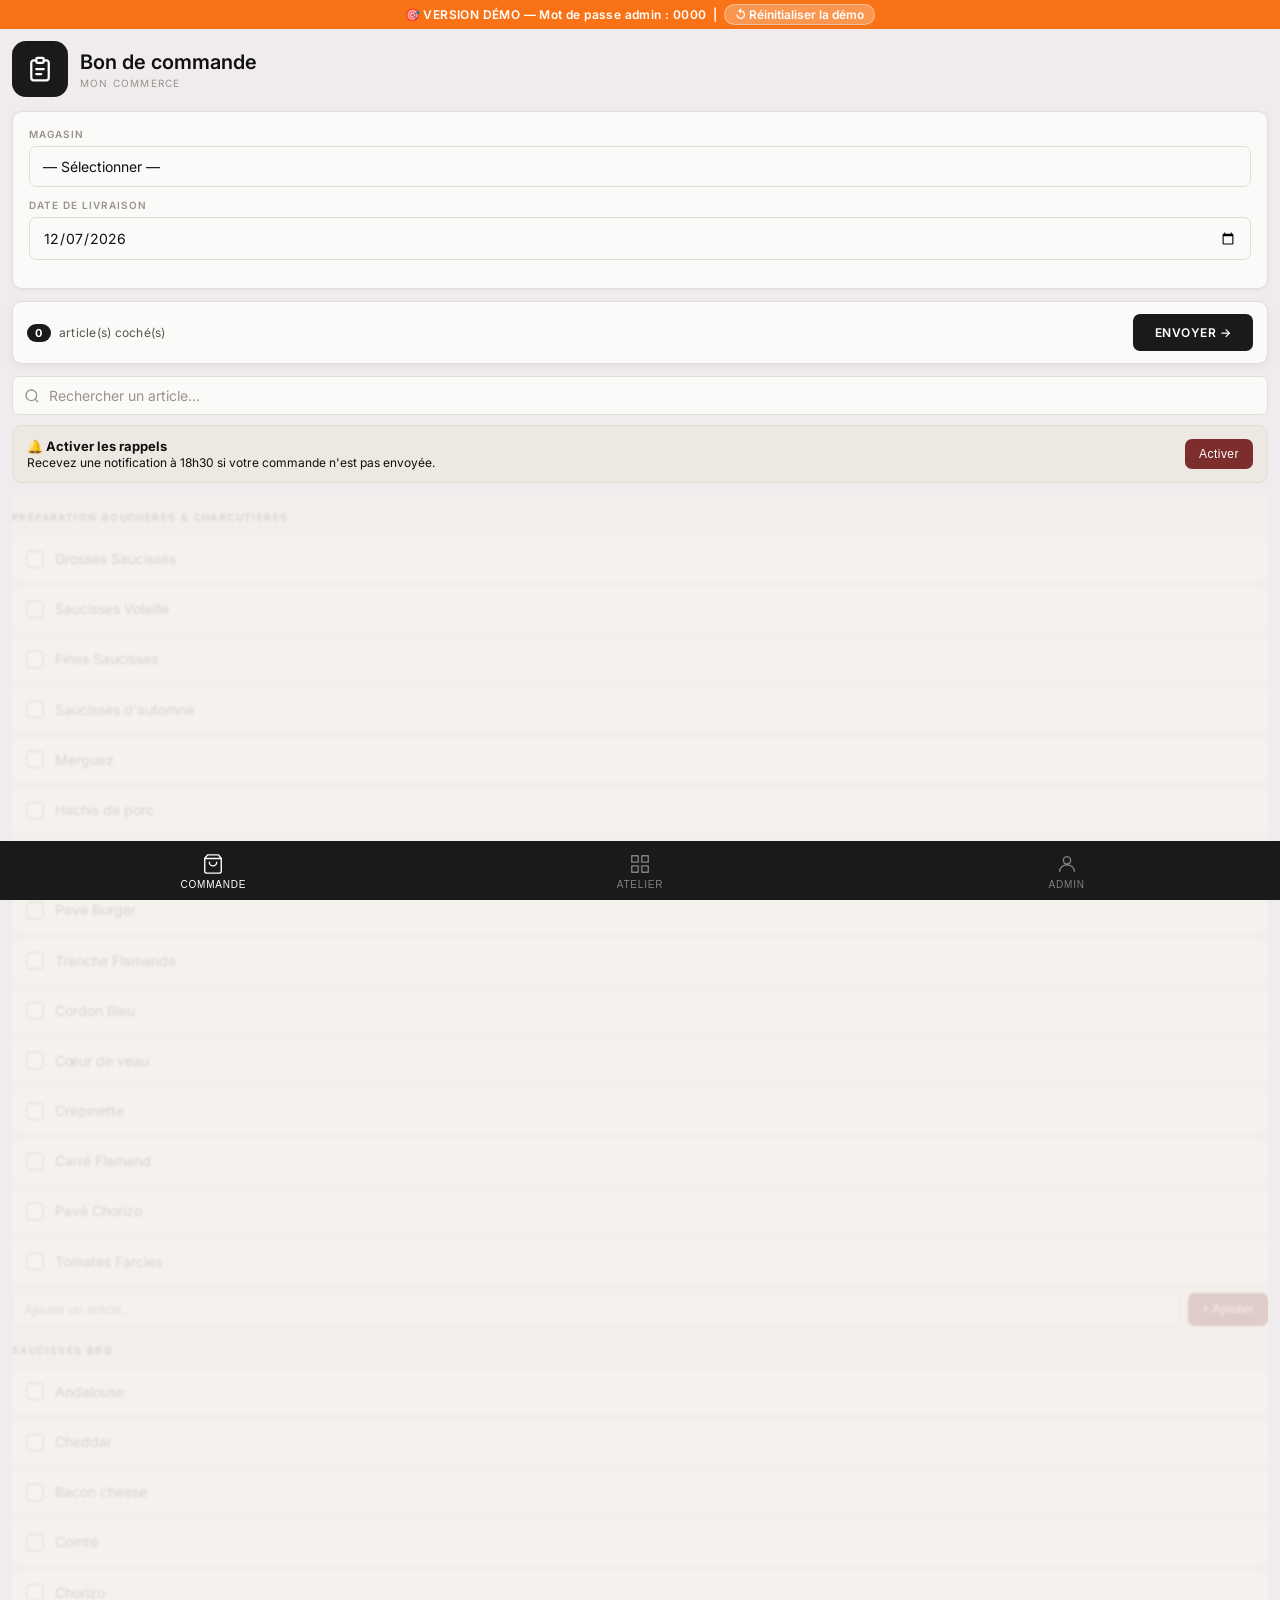
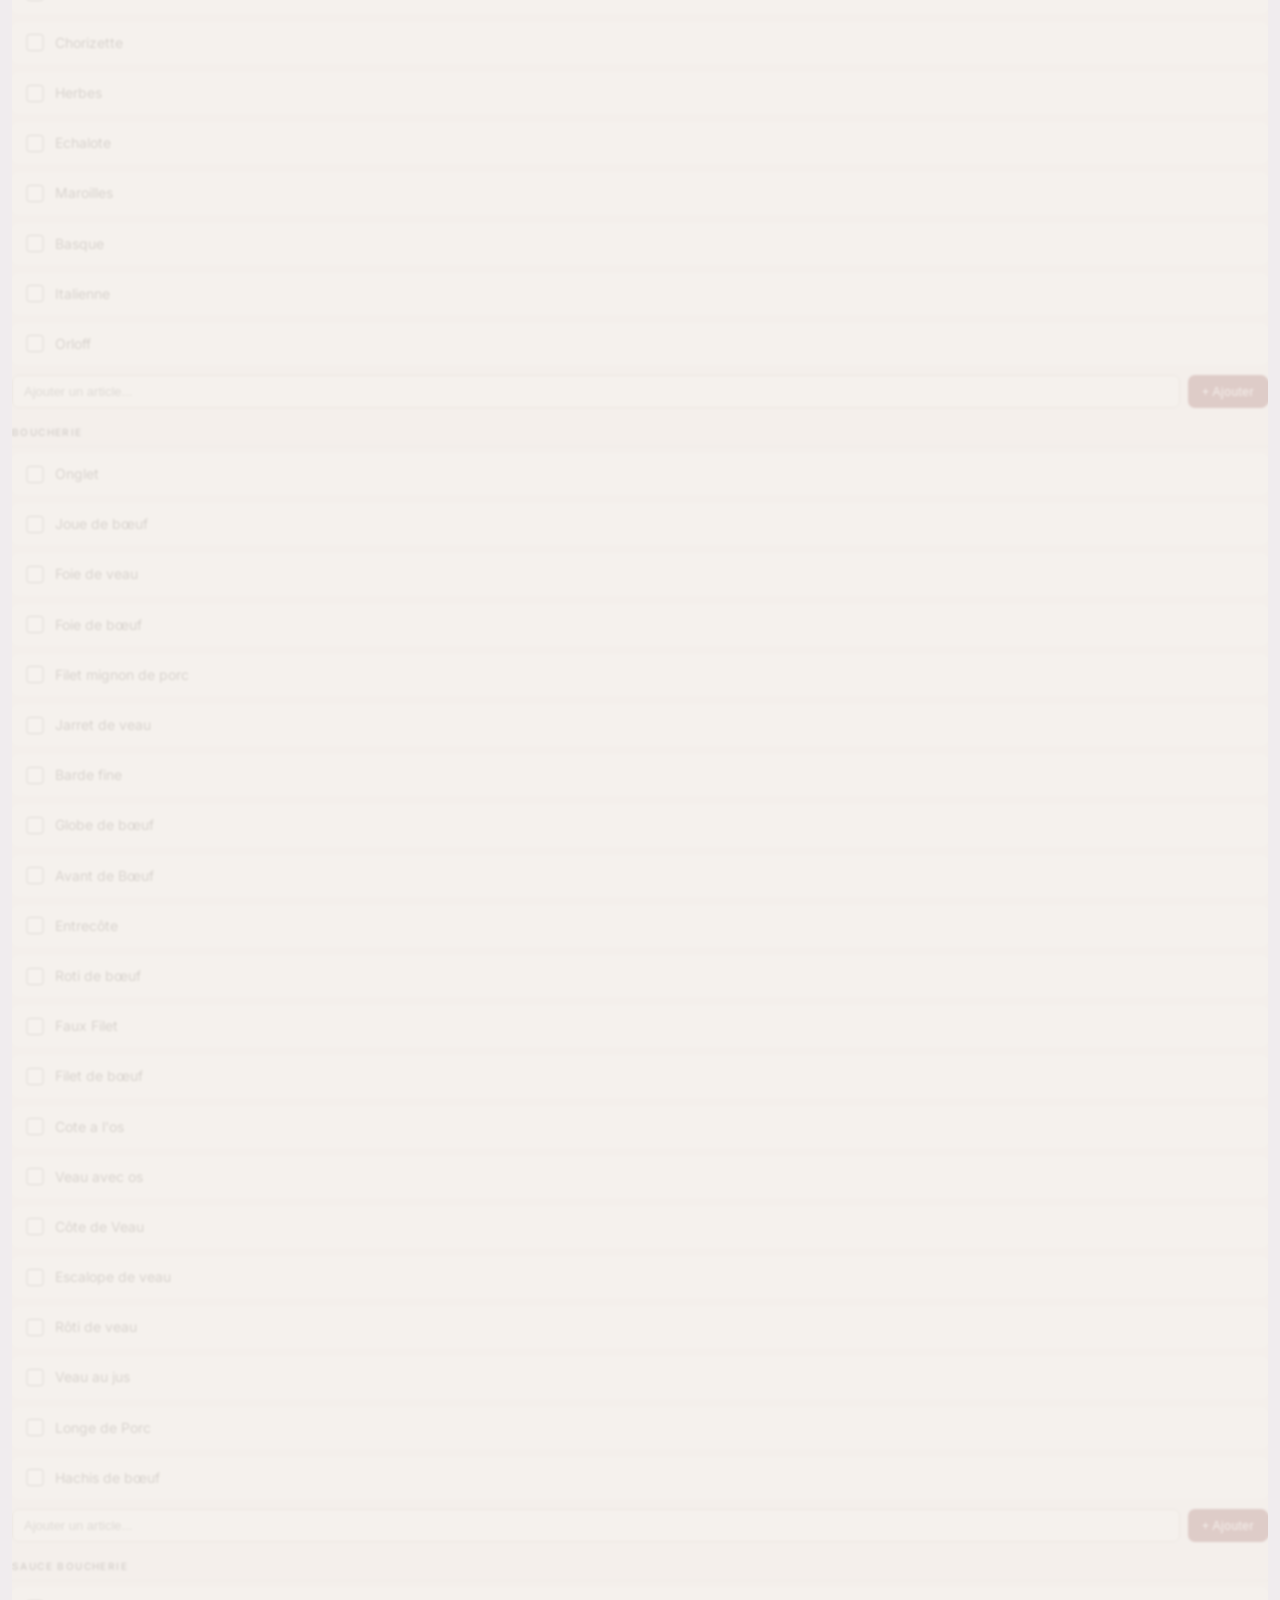
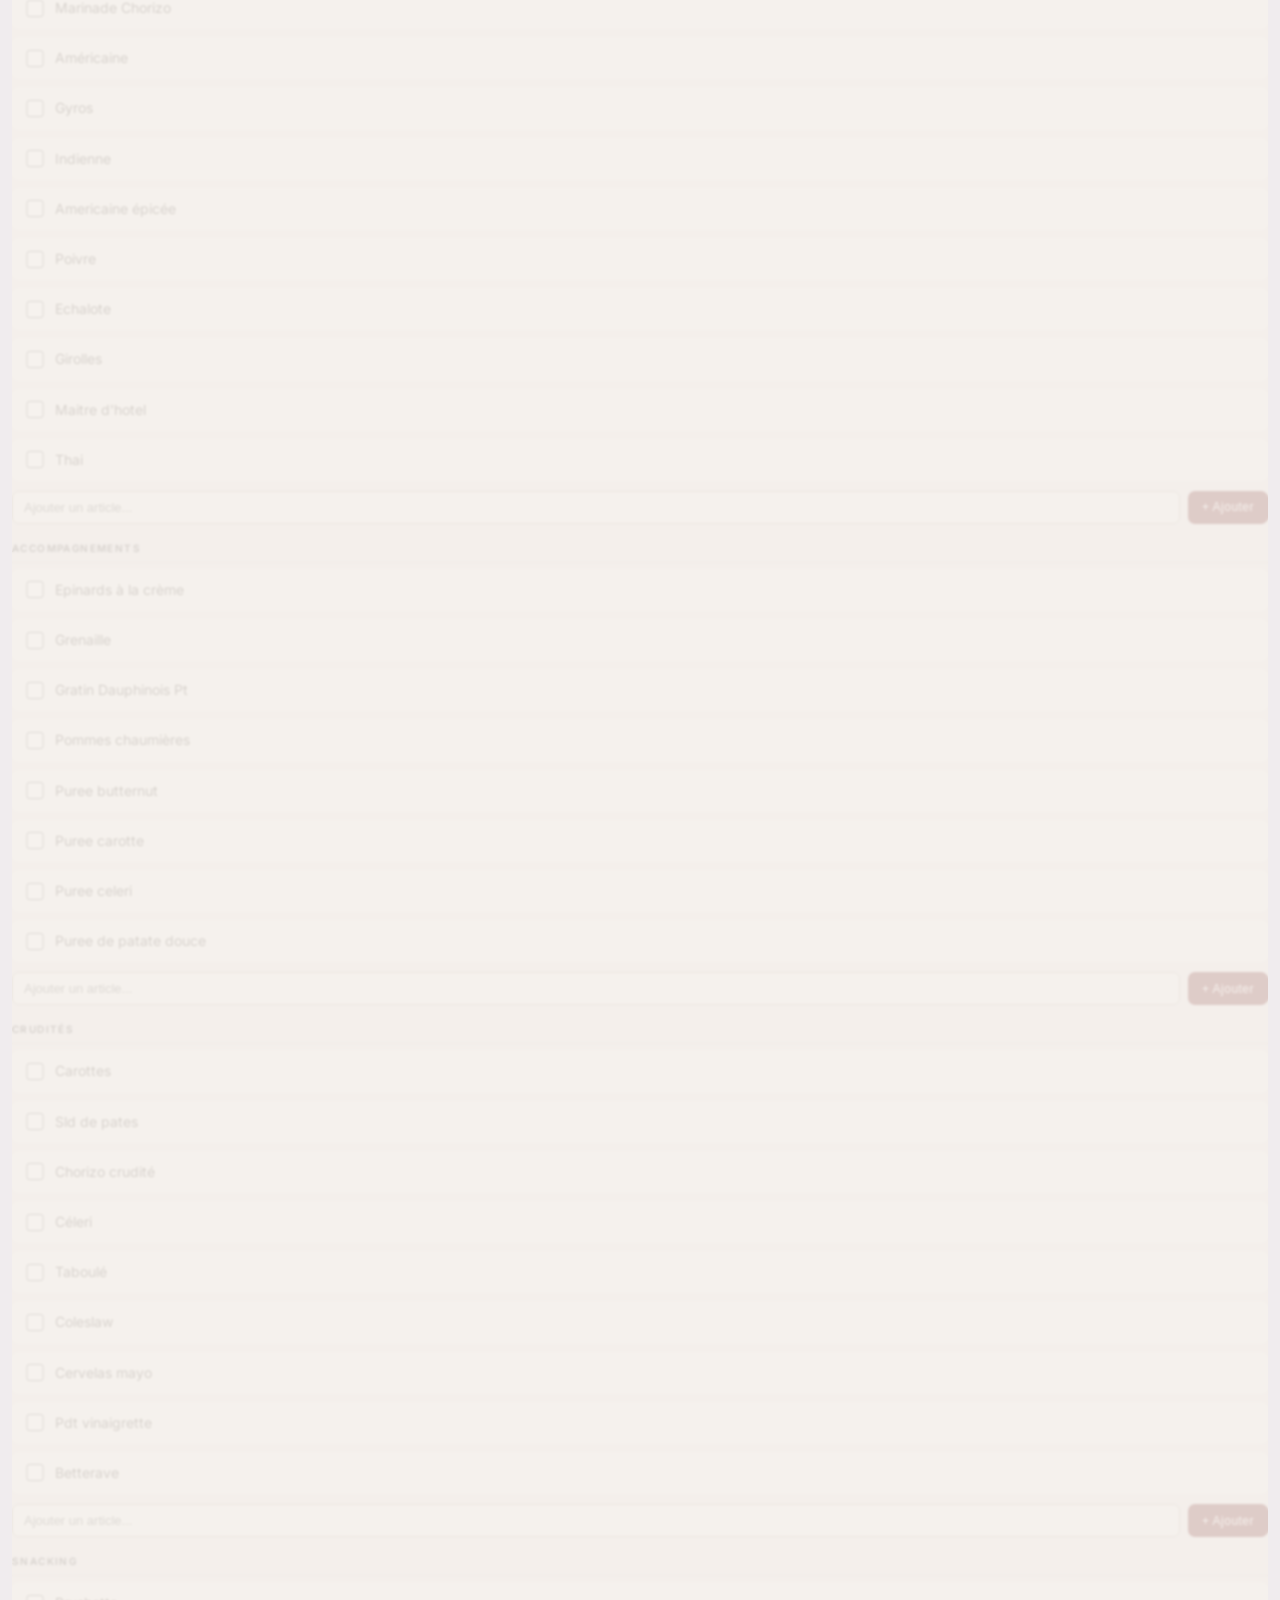
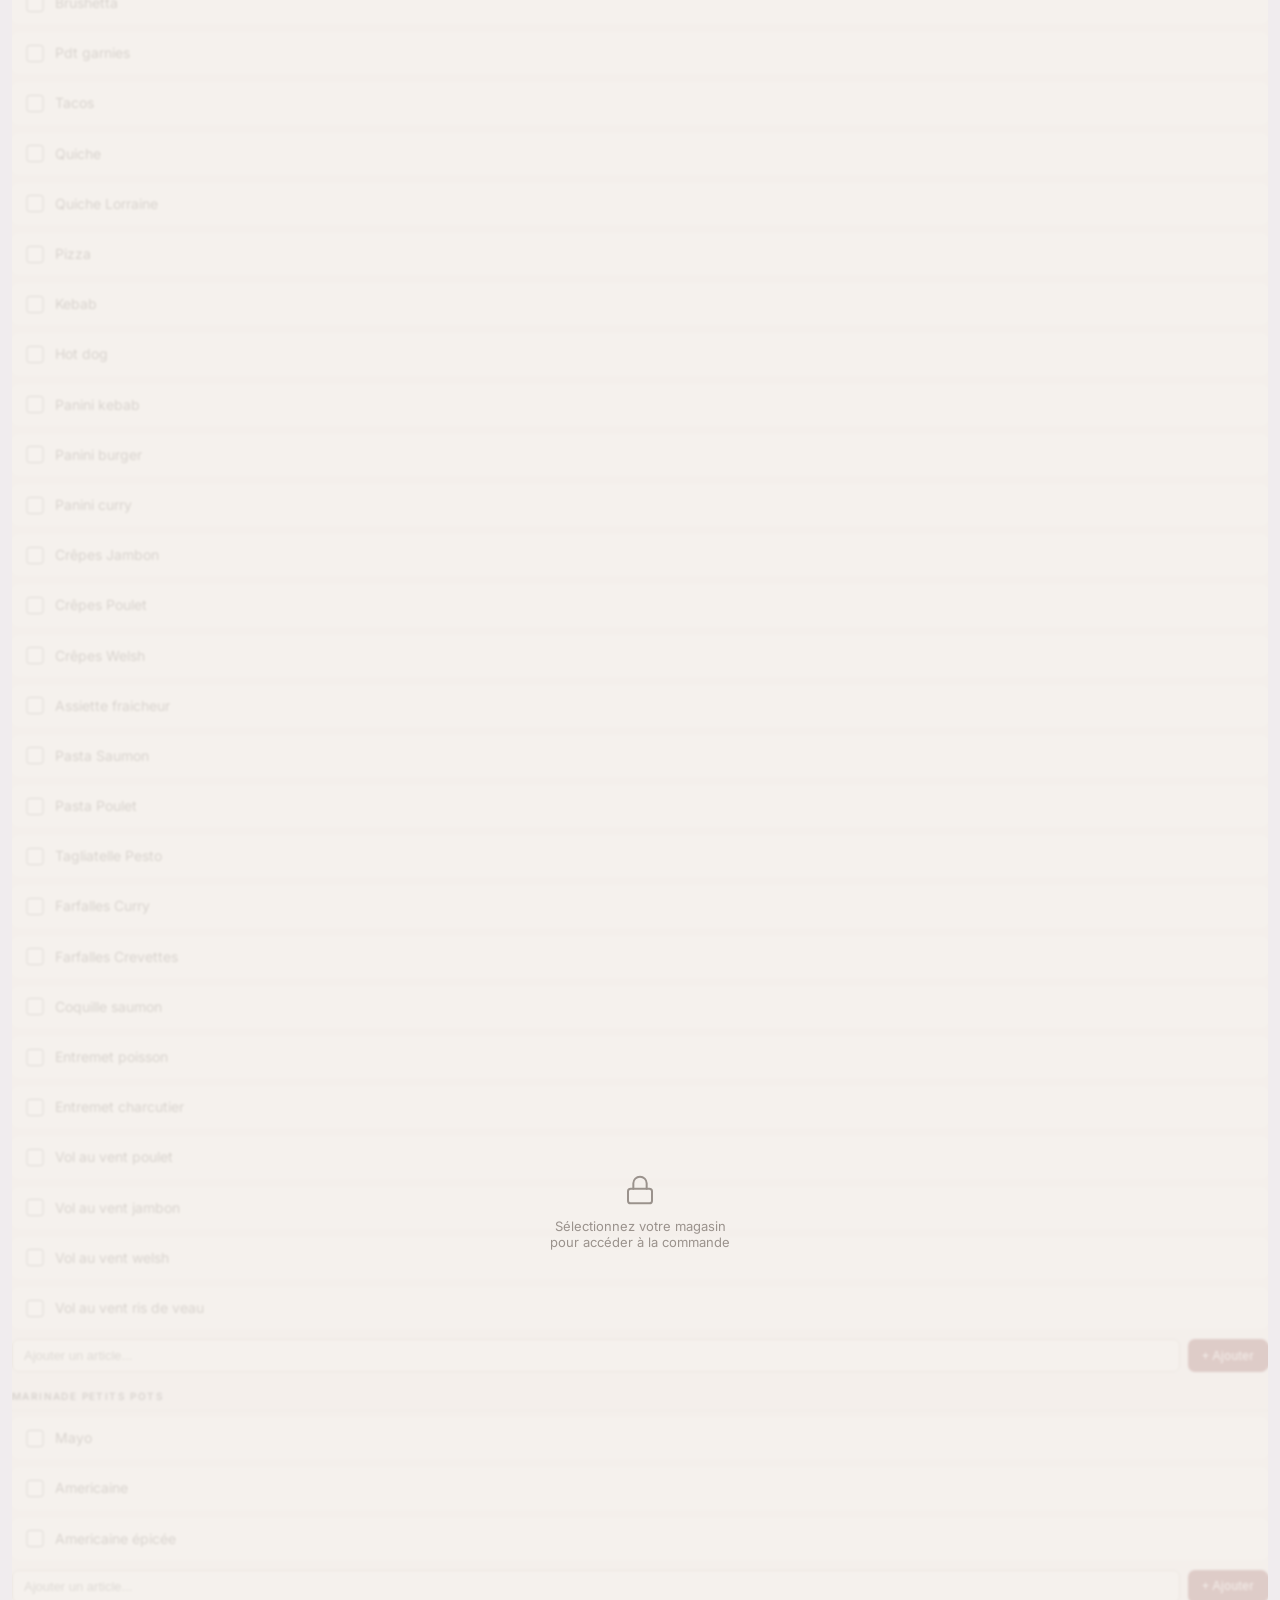
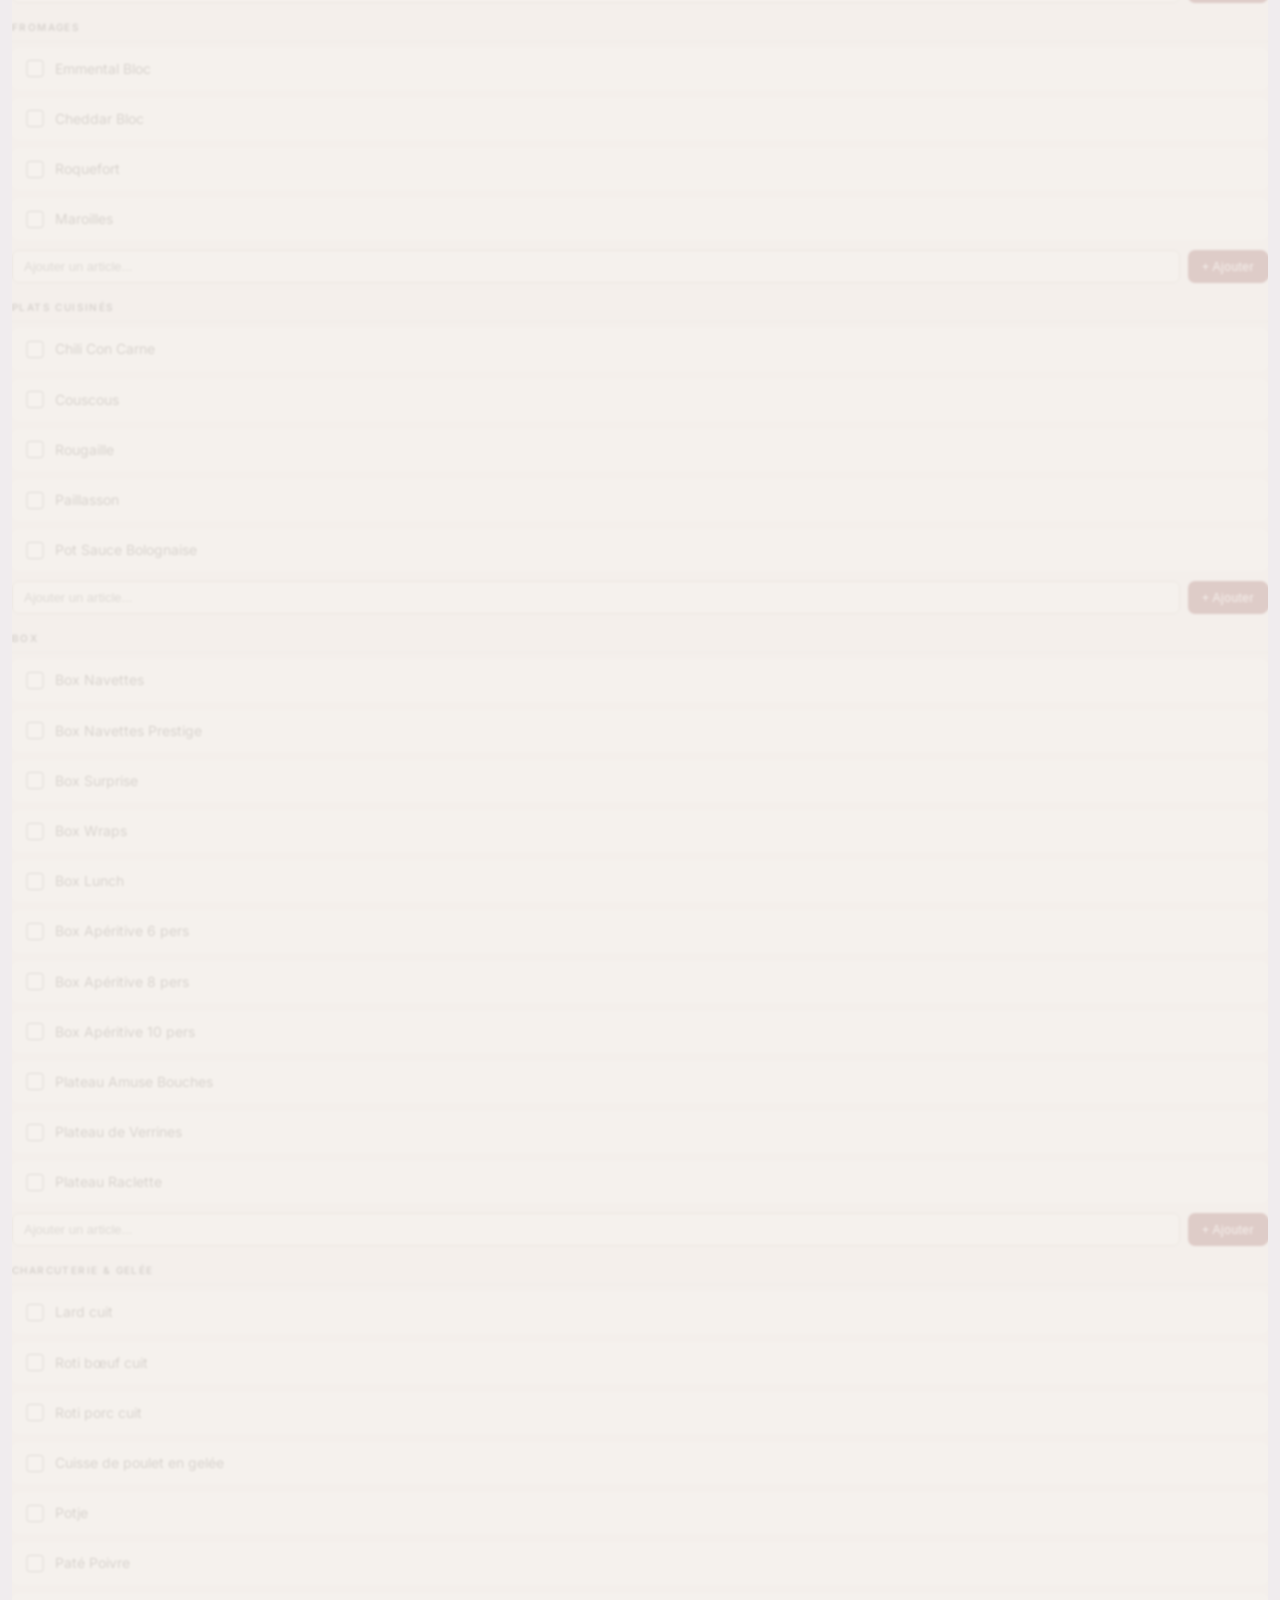
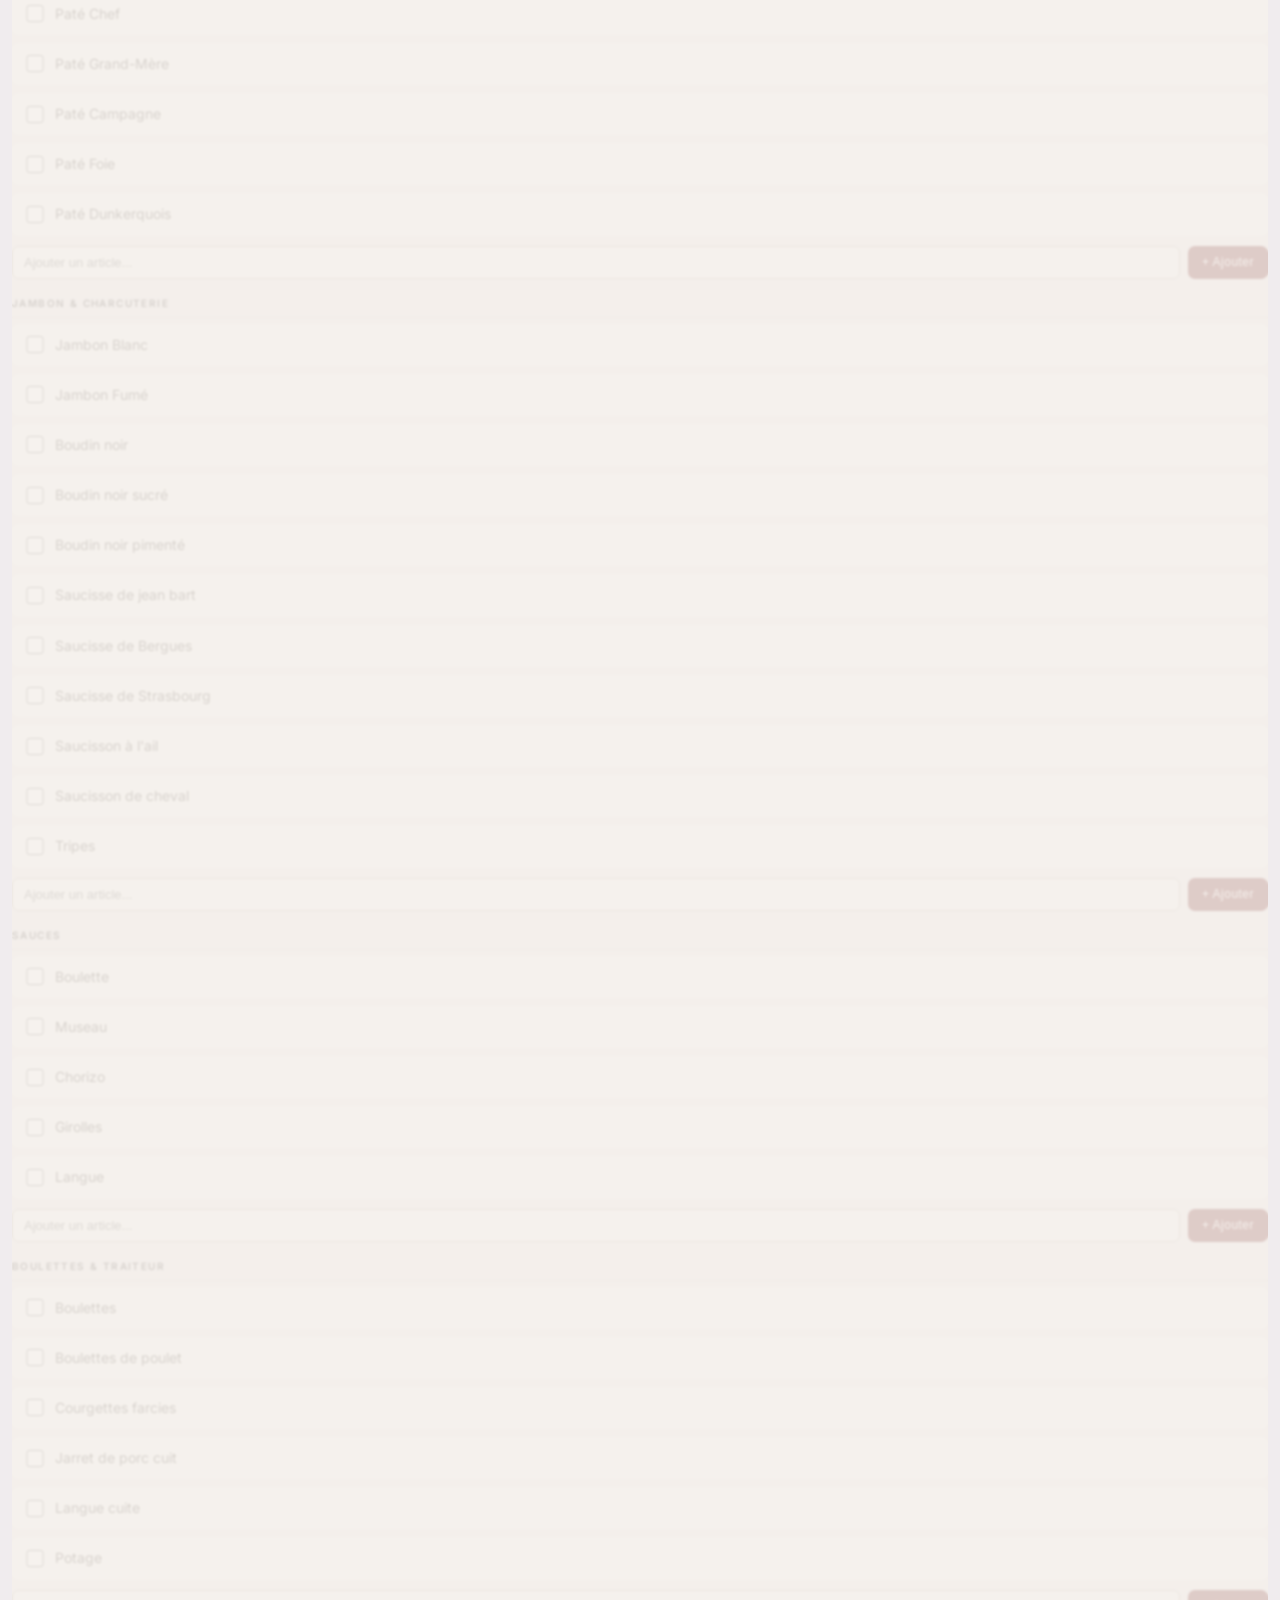
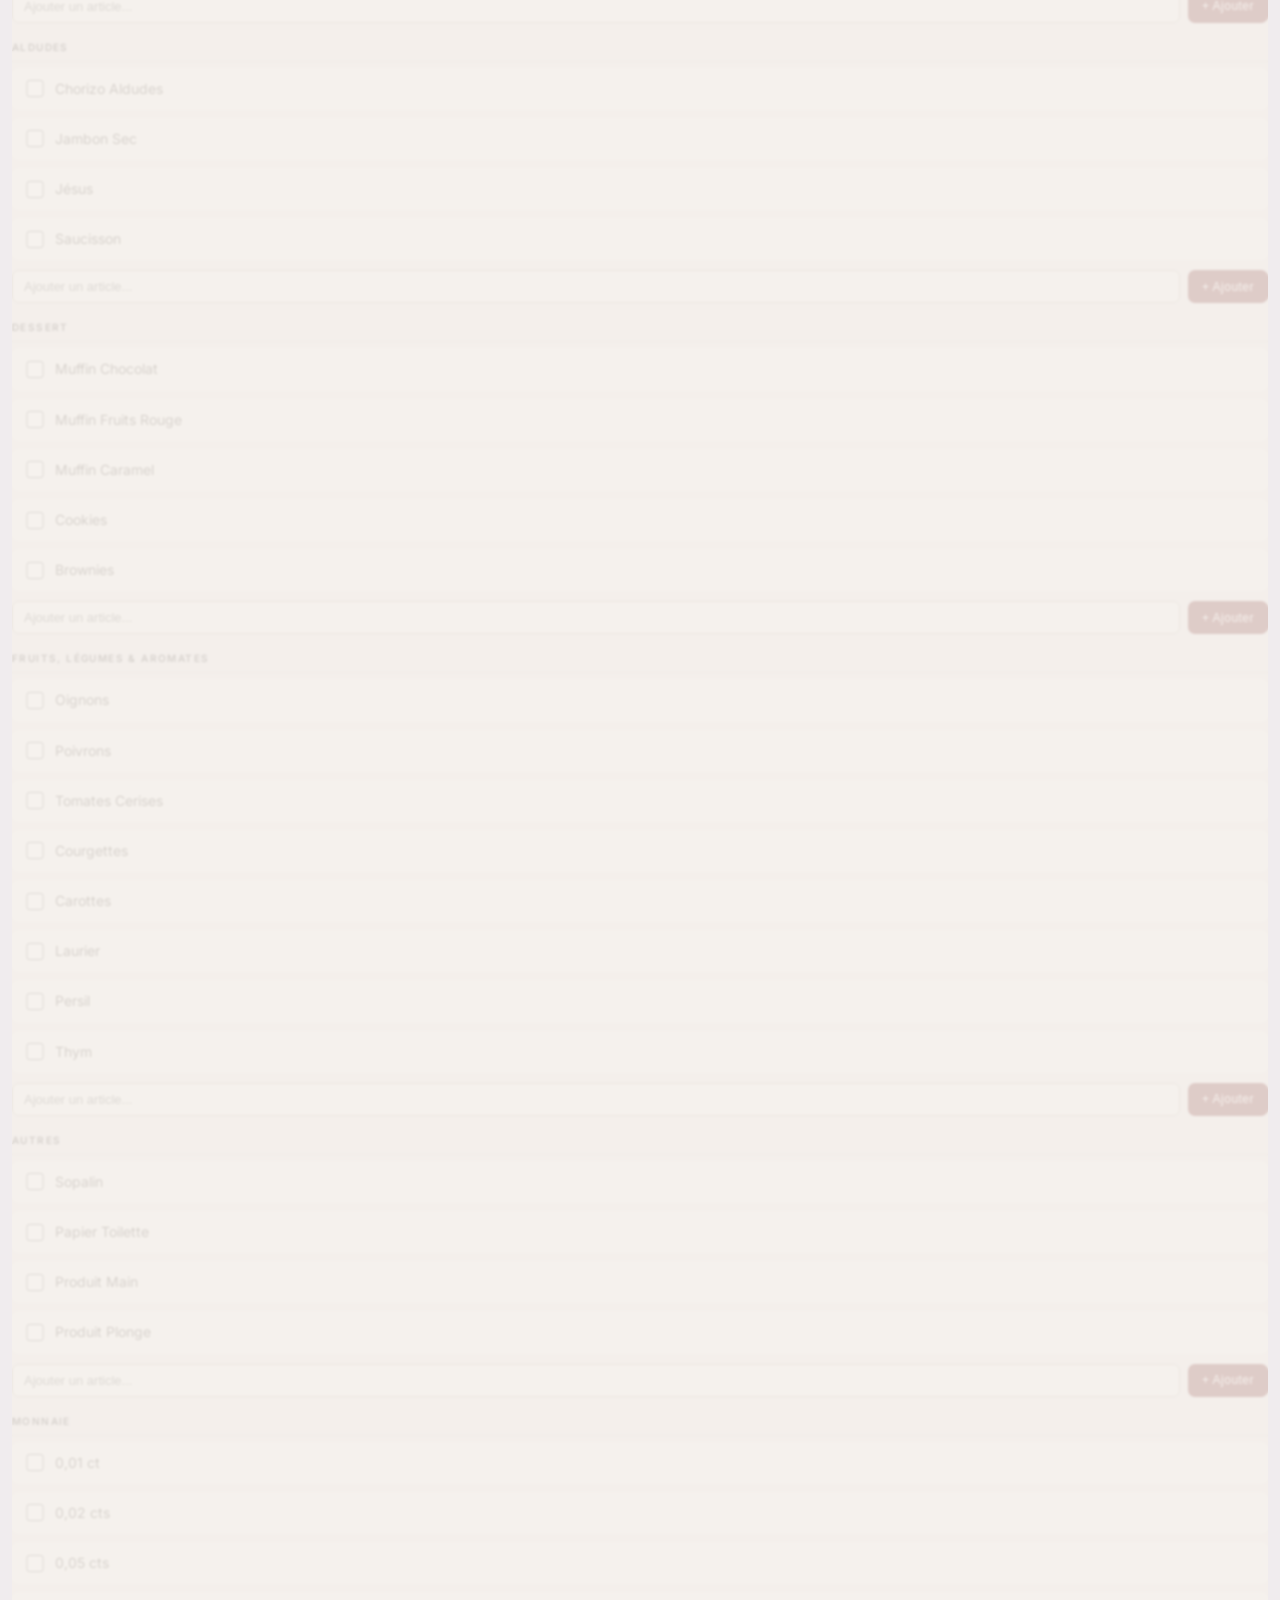
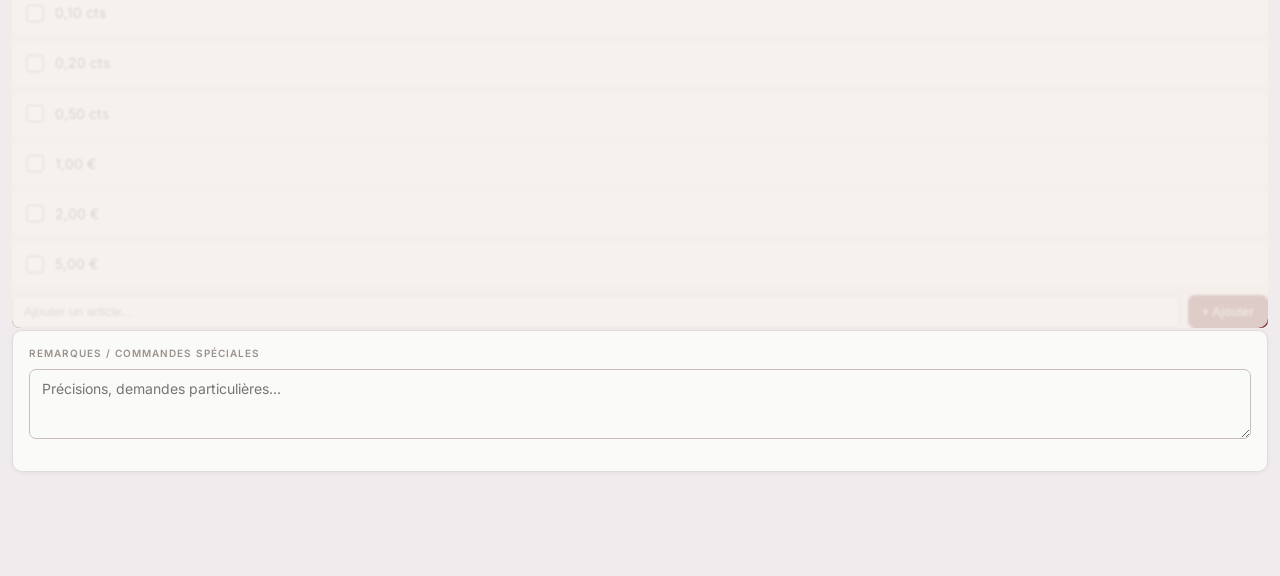
<file: Commandes_Demo/index.html>
<!DOCTYPE html>
<html lang="fr">
<head>
<meta charset="UTF-8">
<link rel="preconnect" href="https://fonts.googleapis.com">
<link rel="preconnect" href="https://fonts.gstatic.com" crossorigin>
<link href="https://fonts.googleapis.com/css2?family=Cormorant+Garamond:wght@400;500;600;700&family=Inter:wght@300;400;500;600&display=swap" rel="stylesheet">
<meta name="viewport" content="width=device-width, initial-scale=1.0, maximum-scale=1.0">
<meta name="apple-mobile-web-app-capable" content="yes">
<meta name="apple-mobile-web-app-status-bar-style" content="default">
<meta name="apple-mobile-web-app-title" content="Commandes">
<meta name="theme-color" content="#000000">
<link rel="apple-touch-icon" href="data:image/svg+xml,%3Csvg xmlns=%27http://www.w3.org/2000/svg%27 viewBox=%270 0 100 100%27%3E%3Crect width=%27100%27 height=%27100%27 rx=%2718%27 fill=%27%231a1a18%27/%3E%3Ctext y=%270.9em%27 font-size=%2770%27 x=%2715%27%3E%F0%9F%93%8B%3C/text%3E%3C/svg%3E">
<link rel="icon" type="image/png" sizes="512x512" href="data:image/svg+xml,%3Csvg xmlns=%27http://www.w3.org/2000/svg%27 viewBox=%270 0 100 100%27%3E%3Crect width=%27100%27 height=%27100%27 rx=%2718%27 fill=%27%231a1a18%27/%3E%3Ctext y=%270.9em%27 font-size=%2770%27 x=%2715%27%3E%F0%9F%93%8B%3C/text%3E%3C/svg%3E">
<link rel="icon" type="image/png" sizes="192x192" href="icon-192.png">
<link rel="manifest" href="manifest.json">
<title>Commandes — Mon Commerce</title>
<style>
*{box-sizing:border-box;margin:0;padding:0;-webkit-tap-highlight-color:transparent}
:root{
  --accent:#1A1A1A;--accent-dark:#000;--accent-light:#F0EDEA;--accent-border:#C8C0B8;
  --cream:#F7F3EE;--cream-dark:#EDE8E1;--ivory:#FAFAF8;
  --bg:#F0ECEE;--card:#FAFAF8;--border:#E2DDD8;--border2:#C8C0B8;
  --text:#111010;--text2:#5A5450;--text3:#9A928C;
  --radius:10px;--radius-sm:7px;
  --green:var(--accent);--green-dark:var(--accent-dark);--green-light:var(--accent-light);--green-border:var(--accent-border);
  --amber:#8C7355;--amber-light:#F0EDEA;--amber-dark:#5A4530;
  --banner-color:#f97316;
  --nav-bg:#1A1A1A;
}
body{font-family:'Inter',system-ui,sans-serif;background:var(--bg);color:var(--text);min-height:100vh;padding-bottom:80px}

.bottom-nav{position:fixed;bottom:0;left:0;right:0;background:var(--nav-bg);border-top:none;box-shadow:0 -1px 0 rgba(255,255,255,0.08);display:flex;z-index:100;padding-bottom:env(safe-area-inset-bottom)}
.bnav-btn{flex:1;padding:12px 4px 10px;border:none;background:transparent;display:flex;flex-direction:column;align-items:center;gap:4px;font-size:10px;font-weight:400;color:rgba(255,255,255,0.45);cursor:pointer;transition:color 0.15s;letter-spacing:0.08em;text-transform:uppercase}
.bnav-btn.active{color:#fff}
.bnav-btn svg{width:22px;height:22px;stroke:currentColor;fill:none;stroke-width:1.5;stroke-linecap:round;stroke-linejoin:round}

.view{display:none;padding:12px}
.view.active{display:block}

.page-header{display:flex;align-items:center;justify-content:space-between;margin-bottom:14px}
.page-title{font-size:20px;font-weight:600;color:var(--text);letter-spacing:0;line-height:1.2}
.page-sub{font-size:10px;color:var(--text3);margin-top:3px;letter-spacing:0.12em;text-transform:uppercase;font-weight:400}

.card{background:var(--ivory);border:1px solid var(--border);border-radius:var(--radius);padding:16px;margin-bottom:12px;box-shadow:0 1px 4px rgba(0,0,0,0.05)}

.field{margin-bottom:12px}
.field label{display:block;font-size:10px;font-weight:600;color:var(--text3);text-transform:uppercase;letter-spacing:0.1em;margin-bottom:6px}
.field select,.field input[type=date]{width:100%;padding:11px 13px;border:1px solid var(--border);border-radius:var(--radius-sm);font-size:14px;background:var(--card);color:var(--text);-webkit-appearance:none;font-family:'Inter',sans-serif;transition:border-color 0.15s}
.livr-label{display:flex;align-items:center;gap:10px;font-size:13px;color:var(--text2);cursor:pointer;padding:10px 0}
.livr-label input[type=checkbox]{width:18px;height:18px;accent-color:var(--green);cursor:pointer}

.sec-header{font-size:10px;font-weight:500;color:var(--text3);text-transform:uppercase;letter-spacing:0.14em;padding:16px 0 8px;border-bottom:1px solid var(--border);margin-bottom:8px}

.items-list{display:flex;flex-direction:column;gap:4px;margin-bottom:6px}
#form-items-wrapper{position:relative}





/* LA CASE A COCHER - approche native HTML la plus simple possible */
.item-row{display:flex;align-items:center;gap:10px;padding:11px 12px;border-radius:var(--radius-sm);border:1px solid var(--border);background:var(--card);cursor:pointer;user-select:none;-webkit-user-select:none}
.item-row:hover{border-color:var(--border2)}
.item-row input[type=checkbox]{
  width:20px;height:20px;min-width:20px;
  accent-color:var(--green);
  cursor:pointer;
  margin:0;
}
.item-row.on{background:var(--cream-dark);border-color:var(--border2);}
.iname{flex:1;font-size:13.5px;color:var(--text);line-height:1.3;pointer-events:none;font-weight:400}
.item-row.on .iname{color:var(--text);font-weight:600}
.qty-input{width:62px;padding:4px 7px;border-radius:5px;border:1px solid var(--green-border);font-size:13px;text-align:center;background:var(--card);color:var(--text);display:none}
.item-row.on .qty-input{display:block}
.qty-input:focus{outline:2px solid var(--green);outline-offset:1px}
.new-badge{font-size:10px;background:var(--green-light);color:var(--green-dark);padding:1px 5px;border-radius:8px;font-weight:600;pointer-events:none}

.add-custom{display:flex;gap:8px;margin-top:6px;margin-bottom:2px}
.add-custom input{flex:1;padding:8px 11px;border-radius:var(--radius-sm);border:1px solid var(--border2);font-size:13px;background:var(--ivory);color:var(--text)}
.add-custom input:focus{outline:2px solid var(--green);outline-offset:1px;background:#dcdcdc}
.add-custom button{padding:8px 14px;border-radius:var(--radius-sm);border:none;background:#7D2D2D;color:#fff;font-size:12px;font-weight:500;cursor:pointer;letter-spacing:0.04em;transition:background 0.15s}
.add-custom button:hover{background:#5E2020}

.remarks-area{width:100%;min-height:70px;padding:10px 12px;border-radius:var(--radius-sm);border:1px solid var(--border2);font-size:14px;background:var(--card);color:var(--text);resize:vertical;font-family:inherit;margin-top:4px}
.remarks-area:focus{outline:2px solid var(--green);outline-offset:1px}

.submit-bar{background:var(--ivory);border:1px solid var(--border);border-radius:var(--radius);padding:14px;margin-bottom:12px;display:flex;align-items:center;justify-content:space-between;gap:12px;position:sticky;top:8px;z-index:50}
.sel-info{font-size:12px;color:var(--text3);letter-spacing:0.02em}
.sel-info b{color:var(--text);font-weight:700}
.btn-send{padding:12px 26px;border-radius:var(--radius-sm);background:var(--text);border:none;color:var(--ivory);font-size:12px;font-weight:500;cursor:pointer;letter-spacing:0.1em;text-transform:uppercase;font-family:'Inter',sans-serif;transition:background 0.15s}
.btn-send:hover{background:#333}
.btn-send:disabled{background:var(--border2);cursor:not-allowed}

.date-bar{display:flex;align-items:center;justify-content:space-between;margin-bottom:14px;gap:8px}
.date-nav-btn{width:32px;height:32px;border-radius:50%;border:1px solid var(--border2);background:transparent;font-size:16px;cursor:pointer;display:flex;align-items:center;justify-content:center;color:var(--text2);transition:all 0.12s}
.date-nav-btn:hover{background:var(--bg)}
.date-label{font-size:17px;font-weight:600;text-align:center;flex:1;color:var(--text)}
.btn-refresh{padding:7px 14px;border-radius:var(--radius-sm);border:1px solid var(--border2);background:var(--card);font-size:12px;cursor:pointer;color:var(--text2)}
.btn-refresh:hover{background:var(--bg)}

.stats-grid{display:grid;grid-template-columns:repeat(2,1fr);gap:8px;margin-bottom:14px}
.stat-card{background:var(--ivory);border:1px solid var(--border);border-radius:var(--radius);padding:14px}
.stat-val{font-size:26px;font-weight:700;color:var(--text)}
.stat-label{font-size:10px;color:var(--text3);margin-top:4px;letter-spacing:0.08em;text-transform:uppercase}

.mag-scroll{display:flex;gap:6px;overflow-x:auto;padding-bottom:4px;margin-bottom:12px;scrollbar-width:none}
.mag-scroll::-webkit-scrollbar{display:none}
.mag-pill-btn{padding:6px 14px;border-radius:20px;border:1px solid var(--border2);background:var(--ivory);font-size:11px;font-weight:400;cursor:pointer;white-space:nowrap;color:var(--text2);flex-shrink:0;letter-spacing:0.04em;transition:all 0.12s}
.mag-pill-btn:hover{background:var(--bg)}
.mag-pill-btn.active{background:var(--text);border-color:var(--text);color:var(--ivory)}
.mag-pill-btn.sent{border-color:var(--border2);color:var(--text2)}

.badge{display:inline-flex;align-items:center;padding:2px 8px;border-radius:10px;font-size:11px;font-weight:500}
.badge.sent{background:var(--cream-dark);color:var(--text2);border:1px solid var(--border2);font-size:10px;letter-spacing:0.06em;font-weight:500}
.badge.pending{background:var(--cream-dark);color:var(--text3);border:1px solid var(--border);font-size:10px;letter-spacing:0.06em;font-weight:500}
.badge.none{background:var(--bg);color:var(--text2)}

.recap-cat{font-size:11px;font-weight:700;color:var(--text2);text-transform:uppercase;letter-spacing:0.06em;padding:8px 0 4px;border-bottom:1px solid var(--border)}
.recap-item{display:flex;align-items:flex-start;justify-content:space-between;padding:8px 0;border-bottom:1px solid var(--bg);gap:8px}
.recap-item:last-child{border-bottom:none}
.recap-item-name{font-size:13px;flex:1}
.recap-mags{display:flex;flex-wrap:wrap;gap:4px;justify-content:flex-end}
.recap-mag-tag{padding:2px 8px;border-radius:8px;font-size:11px;background:var(--green-light);color:var(--green-dark);font-weight:500}
.recap-qty{font-size:10px;opacity:0.7;margin-left:2px}
.recap-total{font-size:12px;font-weight:700;color:var(--green-dark);background:var(--green-light);padding:1px 7px;border-radius:8px;flex-shrink:0}

.mag-status-list{display:flex;flex-direction:column;gap:6px;margin-bottom:14px}
.mag-status-row{display:flex;align-items:center;justify-content:space-between;padding:11px 14px;background:var(--ivory);border:1px solid var(--border);border-radius:var(--radius-sm)}
.mag-status-name{font-size:14px;font-weight:500;color:var(--text)}
.mag-status-time{font-size:11px;color:var(--text2);margin-top:1px}

.livr-tag{display:inline-flex;align-items:center;padding:3px 10px;border-radius:8px;font-size:11px;background:var(--amber-light);color:var(--amber-dark);font-weight:500;margin-bottom:8px}
.remarque-box{background:var(--cream-dark);border-radius:var(--radius-sm);padding:10px 13px;font-size:13px;color:var(--text);margin-top:6px;border-left:2px solid var(--border2)}
.remarque-box b{color:var(--text)}

.empty{padding:40px 20px;text-align:center;color:var(--text2);font-size:14px}
.spinner{width:28px;height:28px;border:3px solid var(--border);border-top-color:var(--green);border-radius:50%;animation:spin 0.8s linear infinite;margin:0 auto 10px}
@keyframes spin{to{transform:rotate(360deg)}}

.toast{position:fixed;bottom:90px;left:50%;transform:translateX(-50%);background:var(--text);color:var(--ivory);padding:10px 20px;border-radius:20px;font-size:11px;font-weight:400;z-index:999;white-space:nowrap;display:none;letter-spacing:0.08em;text-transform:uppercase;box-shadow:0 4px 20px rgba(0,0,0,0.25)}

.view-admin{display:none;padding:12px}
.view-admin.active{display:block}
.admin-section{margin-bottom:1.5rem}
.admin-section-title{font-size:13px;font-weight:700;color:var(--text2);text-transform:uppercase;letter-spacing:0.07em;margin-bottom:8px}
.admin-card{background:#fff;border:1px solid var(--border);border-radius:var(--radius);padding:14px;margin-bottom:10px}
.admin-item-row{display:flex;align-items:center;padding:6px 2px;border-bottom:1px solid #f0f0f0;gap:6px;transition:background 0.1s;border-radius:4px}
.admin-item-row:last-child{border-bottom:none}
.admin-item-row.editing{background:#f8f7f5;border-radius:6px;border-color:transparent}
.ai-name{flex:1;font-size:13.5px;color:var(--text);cursor:text;padding:2px 4px;border-radius:4px;transition:background 0.1s;user-select:none;min-width:0;white-space:nowrap;overflow:hidden;text-overflow:ellipsis}
.ai-name:hover{background:#f0eee9}
.ai-edit-wrap{flex:1;display:flex;align-items:center;gap:6px;min-width:0}
.ai-edit-input{flex:1;padding:5px 8px;border:1.5px solid var(--text);border-radius:5px;font-size:13px;color:var(--text);background:#fff;outline:none;font-family:'Inter',sans-serif;min-width:0}
.ai-edit-bar{display:flex;gap:4px;align-items:center;flex-shrink:0}
.ai-btn-ok{width:28px;height:28px;border-radius:5px;border:none;background:var(--text);color:#fff;font-size:14px;cursor:pointer;display:flex;align-items:center;justify-content:center;flex-shrink:0;padding:0;transition:background 0.12s}
.ai-btn-ok:hover{background:#333}
.ai-btn-no{width:28px;height:28px;border-radius:5px;border:1px solid var(--border2);background:transparent;color:var(--text3);font-size:14px;cursor:pointer;display:flex;align-items:center;justify-content:center;flex-shrink:0;padding:0}
.ai-btn-no:hover{background:#f0eee9}
.ai-move-sel{padding:4px 6px;border-radius:5px;border:1px solid var(--border2);background:var(--ivory);color:var(--text2);font-size:11px;cursor:pointer;max-width:110px}
.ai-btn-del{width:28px;height:28px;border-radius:5px;border:none;background:transparent;color:var(--text3);font-size:15px;cursor:pointer;display:flex;align-items:center;justify-content:center;flex-shrink:0;padding:0;opacity:0.5;transition:all 0.12s}
.ai-btn-del:hover{background:#fff0ee;color:#C0392B;opacity:1}
.btn-delete{padding:4px 10px;border-radius:5px;border:1px solid var(--border2);background:var(--ivory);color:var(--text3);font-size:11px;font-weight:500;cursor:pointer;letter-spacing:0.04em}
.btn-delete:hover{background:#C0392B;color:#fff}
.admin-add-row{display:flex;gap:8px;margin-top:8px}
.admin-add-row input{flex:1;padding:8px 11px;border-radius:var(--radius-sm);border:1px solid #bbb;font-size:13px;background:#e8e8e8;color:#1a1a18}
.admin-add-row button{padding:8px 14px;border-radius:var(--radius-sm);border:none;background:#C0392B;color:#fff;font-size:13px;font-weight:600;cursor:pointer}
.admin-cat-header{display:flex;align-items:center;justify-content:space-between;padding:11px 14px;background:var(--cream-dark);border-radius:var(--radius-sm);cursor:pointer;margin-bottom:6px;border:1px solid var(--border);transition:background 0.12s}
.admin-cat-title{font-size:13px;font-weight:600;color:var(--text);font-family:'Inter',sans-serif}
.admin-cat-toggle{font-size:18px;color:var(--text2)}
.admin-cat-body{display:none;padding:0 4px}
.admin-cat-body.open{display:block}
.admin-order-row{background:#fff;border:1px solid var(--border);border-radius:var(--radius-sm);padding:12px;margin-bottom:8px}
.admin-order-mag{font-size:15px;font-weight:600;color:var(--text);margin-bottom:4px}
.admin-order-meta{font-size:12px;color:var(--text2);margin-bottom:8px}
.btn-del-order{padding:6px 14px;border-radius:var(--radius-sm);border:1px solid #f5c6c6;background:#fff5f5;color:#C0392B;font-size:11px;font-weight:500;cursor:pointer;letter-spacing:0.04em;transition:all 0.12s}
.btn-del-order:hover{background:#fee;border-color:#e08080}
.admin-login{max-width:320px;margin:60px auto;background:#fff;border-radius:var(--radius);padding:24px;border:1px solid var(--border)}
.admin-login h3{font-size:18px;font-weight:600;margin-bottom:16px;color:var(--text)}
.admin-login input{width:100%;padding:10px 12px;border:1px solid #bbb;border-radius:var(--radius-sm);font-size:15px;margin-bottom:12px;color:var(--text)}
.admin-login button{width:100%;padding:11px;border-radius:var(--radius-sm);background:#C0392B;border:none;color:#fff;font-size:15px;font-weight:600;cursor:pointer}
.admin-tabs{display:flex;gap:6px;margin-bottom:14px;overflow-x:auto;flex-wrap:nowrap;-webkit-overflow-scrolling:touch;padding-bottom:4px;scrollbar-width:none}
.admin-tabs::-webkit-scrollbar{display:none}
.admin-tab{flex-shrink:0;padding:7px 16px;border-radius:20px;border:1px solid var(--border2);background:var(--ivory);font-size:11px;font-weight:400;cursor:pointer;color:var(--text2);letter-spacing:0.06em;transition:all 0.12s;white-space:nowrap}
.admin-tab.active{background:var(--text);border-color:var(--text);color:var(--ivory)}

.atelier-table-wrap{overflow-x:auto;margin-bottom:12px;border-radius:var(--radius);border:1px solid var(--border)}
.atelier-table{width:100%;border-collapse:collapse;font-size:12px;background:#fff;min-width:400px}
.atelier-table th{padding:8px 10px;text-align:center;font-weight:700;font-size:11px;text-transform:uppercase;letter-spacing:0.04em;border-bottom:2px solid var(--border);border-right:1px solid #eee;white-space:nowrap;background:#f7f7f5;color:var(--text)}
.atelier-table th.col-item{text-align:left;min-width:150px}
.atelier-table th.col-total{color:var(--text);background:var(--cream-dark);border-right:none}
.atelier-table td{padding:7px 10px;border-bottom:1px solid #f0f0ee;border-right:1px solid #f0f0ee;color:var(--text);text-align:center;vertical-align:middle}
.atelier-table td.col-item{text-align:left;font-size:13px;background:#fff;border-right:1px solid #eee}
.atelier-table td.col-total{font-weight:700;color:var(--text);background:var(--cream-dark);border-right:none}
.atelier-table td.zero{color:#ccc}
.atelier-table tr.cat-row td{background:var(--text);color:var(--ivory);font-weight:500;font-size:10px;text-transform:uppercase;letter-spacing:0.1em;padding:6px 10px;border-bottom:none;border-right:none;text-align:left}
.atelier-table tbody tr:hover td.col-item,.atelier-table tbody tr:hover td:not(.col-total){background:#fafaf8}
.atelier-table tbody tr:hover td.col-item{background:#fafaf8}


.print-header{display:none;text-align:center;margin-bottom:20px}
.print-header-section{display:none}
.remarque-print-block{display:none}
.print-header h2{font-size:20px;font-weight:700;color:#000}
.print-header p{font-size:13px;color:#666;margin-top:4px}

.section-print-label{font-size:13px;font-weight:700;color:var(--text2);text-transform:uppercase;letter-spacing:0.07em;margin-bottom:6px;padding:6px 10px;background:var(--bg);border-radius:var(--radius-sm)}
.print-btn{padding:7px 16px;border-radius:var(--radius-sm);border:1px solid var(--border2);background:transparent;color:var(--text2);font-size:11px;font-weight:500;cursor:pointer;transition:all 0.12s;letter-spacing:0.06em;text-transform:uppercase}
.print-btn:hover{background:var(--text);border-color:var(--text);color:var(--ivory)}
@media print{
  /* CSS print minimal — l'impression se fait dans une nouvelle fenêtre propre */
  body{background:#fff}
}

.demo-banner{position:static;z-index:9999;background:var(--banner-color);color:#fff;text-align:center;font-size:12px;font-weight:600;padding:4px 8px;letter-spacing:.4px}

/* ── SEARCH BAR ── */
.search-wrap{position:relative;margin:0 0 10px}
.search-wrap svg{position:absolute;left:12px;top:50%;transform:translateY(-50%);width:16px;height:16px;stroke:var(--text3);pointer-events:none}
#search-input{width:100%;padding:10px 12px 10px 36px;border:1.5px solid var(--border);border-radius:var(--radius-sm);font-size:14px;background:var(--ivory);color:var(--text);font-family:'Inter',sans-serif;outline:none;transition:border-color .15s}
#search-input:focus{border-color:var(--border2)}
#search-input::placeholder{color:var(--text3)}
.search-no-result{text-align:center;padding:24px;color:var(--text3);font-size:14px;display:none}

/* ── SEC HEADER amélioré ── */
.sec-header{display:flex;align-items:center;justify-content:space-between;font-size:10px;font-weight:600;color:var(--text2);text-transform:uppercase;letter-spacing:0.14em;padding:16px 0 8px;border-bottom:1px solid var(--border);margin-bottom:6px;cursor:pointer;user-select:none}
.sec-header-left{display:flex;align-items:center;gap:8px}
.sec-badge{background:var(--cream-dark);color:var(--text3);font-size:9px;font-weight:700;padding:2px 7px;border-radius:20px;letter-spacing:.05em}
.sec-badge.has-checked{background:#1A1A1A;color:#fff}

/* ── ITEM ROW amélioré ── */
.item-row{display:flex;align-items:center;gap:10px;padding:11px 12px;border-radius:var(--radius-sm);border:1.5px solid transparent;margin-bottom:4px;cursor:pointer;transition:all .12s;background:var(--ivory)}
.item-row:hover{background:var(--cream-dark);border-color:var(--border)}
.item-row.on{background:var(--cream-dark);border-color:#1A1A1A !important}
.item-row input[type=checkbox]{width:17px;height:17px;accent-color:#1A1A1A;cursor:pointer;flex-shrink:0}
.iname{font-size:14px;color:var(--text2);flex:1;line-height:1.3}
.item-row.on .iname{color:var(--text);font-weight:600}
.item-row.hidden-by-search{display:none}

/* ── SUBMIT BAR amélioré ── */
.submit-bar{position:sticky;top:24px;z-index:50;background:var(--ivory);border:1.5px solid var(--border);border-radius:var(--radius);padding:12px 14px;margin-bottom:12px;display:flex;align-items:center;justify-content:space-between;gap:10px;box-shadow:0 2px 8px rgba(0,0,0,.06)}
.sel-info{font-size:12px;color:var(--text2);display:flex;align-items:center;gap:8px}
.sel-count-badge{background:#1A1A1A;color:#fff;font-size:11px;font-weight:700;padding:2px 8px;border-radius:20px;min-width:24px;text-align:center}
.btn-clear{padding:6px 10px;border-radius:var(--radius-sm);border:1px solid var(--border2);background:transparent;font-size:11px;color:var(--text3);cursor:pointer;font-family:'Inter',sans-serif;transition:all .12s}
.btn-clear:hover{background:var(--cream-dark);color:var(--text)}
.btn-send{padding:11px 22px;border-radius:var(--radius-sm);background:#1A1A1A;border:none;color:#fff;font-size:12px;font-weight:600;cursor:pointer;letter-spacing:.04em;transition:background .15s;font-family:'Inter',sans-serif}
.btn-send:hover{background:#333}
.btn-send:disabled{background:var(--border2);cursor:not-allowed}

/* ── NAV BADGE ── */
.bnav-btn{position:relative}
.bnav-icon-wrap{position:relative;display:inline-flex;align-items:center;justify-content:center}
.nav-badge{position:absolute;top:-5px;left:calc(50% + 6px);background:#C0392B;color:#fff;font-size:9px;font-weight:700;min-width:16px;height:16px;border-radius:8px;display:none;align-items:center;justify-content:center;padding:0 3px}
.nav-badge.visible{display:flex}

/* ── SUMMARY MODAL ── */
#summary-modal{display:none;position:fixed;inset:0;z-index:200;background:rgba(0,0,0,.4);align-items:flex-end}
#summary-modal.open{display:flex}
.summary-sheet{background:var(--ivory);border-radius:20px 20px 0 0;padding:24px 20px 32px;width:100%;max-height:80vh;overflow-y:auto;animation:slideUp .25s ease}
@keyframes slideUp{from{transform:translateY(100%)}to{transform:translateY(0)}}
.summary-title{font-size:17px;font-weight:700;color:var(--text);margin-bottom:4px;font-family:'Cormorant Garamond',serif}
.summary-sub{font-size:12px;color:var(--text3);margin-bottom:18px}
.summary-cat{margin-bottom:14px}
.summary-cat-title{font-size:10px;font-weight:700;text-transform:uppercase;letter-spacing:.12em;color:var(--text3);border-bottom:1px solid var(--border);padding-bottom:5px;margin-bottom:7px}
.summary-item{display:flex;align-items:center;justify-content:space-between;font-size:13px;color:var(--text);padding:4px 0}
.summary-item-qty{font-size:12px;color:var(--text3);background:var(--cream-dark);padding:2px 7px;border-radius:10px}
.summary-actions{display:flex;gap:10px;margin-top:20px}
.summary-actions button{flex:1;padding:13px;border-radius:var(--radius-sm);font-size:13px;font-weight:600;cursor:pointer;font-family:'Inter',sans-serif;border:none}
.btn-summary-cancel{background:var(--cream-dark);color:var(--text)}
.btn-summary-confirm{background:#1A1A1A;color:#fff}

#form-lock-overlay{position:absolute;top:0;left:0;right:0;bottom:0;background:rgba(244,240,235,0.82);z-index:10;border-radius:var(--radius);display:flex;align-items:center;justify-content:center;backdrop-filter:blur(1px)}
.lock-msg{display:flex;flex-direction:column;align-items:center;gap:12px;color:var(--text3);font-size:13px;text-align:center;padding:20px}
.admin-items-draggable{display:flex;flex-direction:column;min-height:4px}
.drag-handle{cursor:grab;color:var(--border2);font-size:14px;line-height:0.6;letter-spacing:-2px;padding:0 4px;flex-shrink:0;user-select:none;touch-action:none}
.select-move-cat{padding:4px 6px;border-radius:5px;border:1px solid var(--border2);background:var(--ivory);color:var(--text2);font-size:11px;font-weight:500;cursor:pointer;letter-spacing:0.02em;max-width:120px;margin-right:4px}

/* ── ADMIN PRODUITS — nouveau layout ── */
.cat-name-text{font-size:13px;font-weight:600;color:var(--text)}
.cat-name-text.editable{cursor:text;border-radius:3px;padding:0 2px}
.cat-name-text.editable:hover{background:#e8e4de}
.cat-count{font-size:11px;color:var(--text3);font-weight:400;margin-left:4px}
.cat-actions{display:flex;align-items:center;gap:3px;margin-left:6px;flex-shrink:0}
.cat-action-btn{width:24px;height:24px;border-radius:4px;border:none;background:transparent;cursor:pointer;display:flex;align-items:center;justify-content:center;padding:0;opacity:0.5;transition:all 0.12s;flex-shrink:0}
.cat-action-btn:hover{opacity:1}
.cat-btn-del:hover{background:#fff0ee;color:#C0392B}
.cat-sheet-chips{display:flex;gap:4px;margin:0 8px;flex-shrink:0;flex-wrap:wrap}
.cat-sheet-chip{font-size:9px;font-weight:600;color:var(--text3);background:var(--cream-dark);border-radius:10px;padding:2px 7px;letter-spacing:0.04em;text-transform:uppercase;white-space:nowrap}
.ai-btn-move{height:24px;border-radius:5px;border:1px solid var(--border2);background:var(--ivory);color:var(--text2);cursor:pointer;display:flex;align-items:center;justify-content:center;flex-shrink:0;padding:0 8px;gap:4px;font-size:11px;font-weight:500;opacity:0.7;transition:all 0.12s;white-space:nowrap}
.ai-btn-move:hover{background:#eef3fb;border-color:#b0c4de;color:#3a5a8a;opacity:1}
.ai-move-popup{display:flex;align-items:center;gap:6px;padding:6px 8px;background:#f8f7f5;border:1px solid var(--border);border-radius:6px;margin:2px 0 4px 22px;flex-wrap:wrap}
.ai-move-popup select{flex:1;padding:5px 8px;border-radius:5px;border:1px solid var(--border2);background:#fff;font-size:12px;color:var(--text);cursor:pointer}
.admin-items-draggable.drop-target{outline:2px dashed #C0392B;outline-offset:3px;border-radius:4px}

/* ─── Admin Produits — Pro Layout ─── */
.ap-wrap{background:#fff;border:1px solid var(--border);border-radius:var(--radius);margin-bottom:8px;overflow:hidden;transition:box-shadow 0.18s}
.ap-wrap:hover{box-shadow:0 2px 10px rgba(0,0,0,0.07)}
.ap-header{display:flex;align-items:center;cursor:pointer;user-select:none;border-bottom:1px solid transparent;transition:border-color 0.15s;min-height:46px}
.ap-header.open{border-bottom-color:var(--border)}
.ap-hdrag{width:30px;display:flex;align-items:center;justify-content:center;flex-shrink:0;cursor:grab;color:var(--border2);font-size:13px;letter-spacing:-2px;line-height:0.6;padding:0 2px;align-self:stretch;transition:color 0.1s}
.ap-hdrag:hover{color:var(--text3)}
.ap-hdrag-inner{display:flex;align-items:center}
.ap-hname{flex:1;display:flex;align-items:center;gap:7px;padding:10px 10px 10px 4px;min-width:0}
.ap-cat-lbl{font-size:13px;font-weight:700;color:var(--text);cursor:pointer;padding:2px 5px;border-radius:4px;margin:-2px -5px;transition:background 0.1s;flex:1;word-break:break-word}
.ap-cat-lbl:hover{background:var(--cream-dark)}
.ap-edit-cat-input{font-size:13px;font-weight:700;font-family:inherit;padding:3px 7px;border-radius:5px;border:1.5px solid #1a1a1a;outline:none;background:#fff;color:var(--text);min-width:120px;max-width:200px}
.ap-count{display:inline-flex;align-items:center;justify-content:center;min-width:20px;height:18px;border-radius:9px;background:var(--cream-dark);color:var(--text3);font-size:10px;font-weight:700;padding:0 5px;flex-shrink:0}
.ap-hsheets{display:flex;align-items:center;padding:0 8px 0 0;flex-shrink:0}
.ap-cat-sheet-sel{padding:5px 8px;border-radius:6px;border:1px solid var(--border2);background:#fff;font-size:12px;color:var(--text);cursor:pointer;outline:none;font-family:inherit;min-width:110px}
.ap-cat-sheet-sel:focus{border-color:var(--text)}
.ap-hactions{display:flex;align-items:center;gap:2px;padding:0 4px 0 8px;flex-shrink:0;border-left:1px solid var(--border)}
.ap-icn{width:26px;height:26px;border-radius:5px;border:none;background:transparent;cursor:pointer;display:flex;align-items:center;justify-content:center;color:var(--text3);padding:0;flex-shrink:0;transition:all 0.12s}
.ap-icn:hover{background:var(--cream-dark);color:var(--text)}
.ap-icn.del{color:#C0392B!important}
.ap-icn.del:hover{background:#fff0ee;color:#C0392B}
.ap-chevron{width:32px;display:flex;align-items:center;justify-content:center;color:var(--text3);flex-shrink:0;transition:transform 0.2s;font-size:11px;padding:0 6px;align-self:stretch;border-left:1px solid var(--border)}
.ap-chevron.open{transform:rotate(90deg)}
.ap-body{display:none}
.ap-body.open{display:block}
.ap-item{display:flex;align-items:center;border-top:1px solid #f5f2ef;background:#fff;transition:background 0.1s;min-height:40px}
.ap-item:hover{background:var(--cream)}
.ap-item.dragging{opacity:0.4}
.ap-item.drop-here{outline:2px dashed #C0392B;outline-offset:-2px}
.ap-idrag{width:30px;display:flex;align-items:center;justify-content:center;flex-shrink:0;cursor:grab;color:var(--border2);font-size:12px;letter-spacing:-2px;line-height:0.6;padding:10px 0;user-select:none;touch-action:none;transition:color 0.1s;align-self:stretch}
.ap-idrag:hover{color:var(--text3)}
.ap-iname{flex:1;font-size:13px;color:var(--text);padding:9px 0 9px 2px;cursor:pointer;border-radius:4px;word-break:break-word;transition:color 0.1s}
.ap-iname:hover{text-decoration:underline;text-underline-offset:2px}
.ap-isheet{flex-shrink:0;padding:0 4px;opacity:0;transition:opacity 0.15s}
.ap-item:hover .ap-isheet,.ap-isheet:focus-within{opacity:1}
.ap-isheet select{padding:3px 5px;border-radius:5px;border:1px solid var(--border2);background:#fff;font-size:10px;color:var(--text3);cursor:pointer;outline:none;font-family:inherit;max-width:115px}
.ap-isheet select:focus{border-color:var(--text)}
.ap-iactions{display:flex;align-items:center;gap:3px;padding:0 8px 0 4px;flex-shrink:0}
.ap-move-btn{padding:4px 8px;border-radius:5px;border:1px solid var(--border2);background:var(--ivory);color:var(--text2);font-size:11px;font-weight:500;cursor:pointer;white-space:nowrap;transition:all 0.12s;font-family:inherit}
.ap-move-btn:hover{background:#eef3fb;border-color:#b0c4de;color:#3a5a8a}
.ap-del-btn{width:26px;height:26px;border-radius:5px;border:none;background:transparent;cursor:pointer;display:flex;align-items:center;justify-content:center;color:#C0392B;padding:0;flex-shrink:0;transition:all 0.12s;opacity:0.5}
.ap-del-btn:hover{background:#fff0ee;color:#C0392B;opacity:1}
.ap-move-popup{display:flex;align-items:center;gap:8px;padding:8px 14px;background:var(--cream);border-top:1px solid var(--border)}
.ap-move-popup select{flex:1;padding:6px 9px;border-radius:6px;border:1px solid var(--border2);background:#fff;font-size:12px;color:var(--text);cursor:pointer;outline:none;font-family:inherit}
.ap-move-popup select:focus{border-color:var(--text)}
.ap-move-popup-lbl{font-size:10px;color:var(--text3);font-weight:700;text-transform:uppercase;letter-spacing:0.07em;white-space:nowrap;flex-shrink:0}
.ap-move-cancel{width:26px;height:26px;border-radius:5px;border:1px solid var(--border2);background:transparent;cursor:pointer;color:var(--text3);font-size:16px;display:flex;align-items:center;justify-content:center;flex-shrink:0;font-family:inherit;transition:all 0.12s}
.ap-move-cancel:hover{background:var(--cream-dark)}
.ap-add-zone{display:flex;gap:8px;padding:8px 14px 10px 32px;border-top:1px solid var(--border);background:var(--cream)}
.ap-add-zone input{flex:1;padding:7px 10px;border-radius:6px;border:1px solid var(--border2);font-size:12px;font-family:inherit;background:#fff;color:var(--text);outline:none}
.ap-add-zone input:focus{border-color:var(--text)}
.ap-add-btn-submit{padding:7px 14px;border-radius:6px;border:none;background:#1a1a1a;color:#fff;font-size:12px;font-weight:600;cursor:pointer;white-space:nowrap;font-family:inherit;transition:opacity 0.1s}
.ap-add-btn-submit:hover{opacity:0.82}
.ap-drag-over{outline:2px solid #C0392B;outline-offset:-2px;border-radius:var(--radius)}
.ap-cat-dragging{opacity:0.4}
</style>
</head>
<body>
<div class="demo-banner">&#127919; VERSION DÉMO — Mot de passe admin : 0000
  &nbsp;|&nbsp;
  <button id="btn-reset-demo" style="background:rgba(255,255,255,0.25);border:1px solid rgba(255,255,255,0.4);color:inherit;font:inherit;font-weight:600;padding:2px 10px;border-radius:12px;cursor:pointer;">↺ Réinitialiser la démo</button>
</div>
<script>
  document.getElementById('btn-reset-demo').addEventListener('click', function () {
    if (confirm('Réinitialiser cette démo et repartir de zéro ?')) {
      sessionStorage.clear();
      location.reload();
    }
  });
</script>

<div id="view-magasin" class="view active">
  <div class="page-header">
    <div style="width:56px;height:56px;background:#1a1a18;border-radius:14px;display:flex;align-items:center;justify-content:center;flex-shrink:0;"><svg width="30" height="30" viewBox="0 0 24 24" fill="none" stroke="white" stroke-width="1.8" stroke-linecap="round" stroke-linejoin="round"><path d="M9 5H7a2 2 0 00-2 2v12a2 2 0 002 2h10a2 2 0 002-2V7a2 2 0 00-2-2h-2"/><rect x="9" y="3" width="6" height="4" rx="1"/><line x1="9" y1="12" x2="15" y2="12"/><line x1="9" y1="16" x2="13" y2="16"/></svg></div>
    <div style="flex:1;margin-left:12px">
      <div class="page-title" id="app-page-title">Bon de commande</div>
      <div class="page-sub" id="app-page-sub">Mon Commerce</div>
    </div>
  </div>
  <div class="card">
    <div class="field">
      <label>Magasin</label>
      <select id="mag-sel" onchange="loadExistingOrder()">
        <option value="">— Sélectionner —</option>
        <option>Magasin A</option>
        <option>Magasin B</option>
        <option>Magasin C</option>
        <option>Magasin D</option>
        <option>Magasin E</option>
      </select>
    </div>
    <div class="field">
      <label>Date de livraison</label>
      <input type="date" id="mag-date" onchange="loadExistingOrder()">
    </div>
    <button id="btn-reprendre" onclick="reprendreCommandePrecedente()" style="display:none;width:100%;margin-top:8px;padding:9px 12px;border:1px dashed var(--border2);border-radius:var(--radius-sm);background:var(--ivory);color:var(--text2);font-size:12px;font-weight:500;cursor:pointer;text-align:left;font-family:inherit">↩️ Reprendre la commande précédente</button>
  </div>
  <div class="submit-bar">
    <div class="sel-info">
      <span class="sel-count-badge" id="sel-count">0</span>
      article(s) coché(s)
      <button class="btn-clear" id="btn-clear" onclick="clearAll()" style="display:none">✕ Effacer</button>
    </div>
    <button class="btn-send" id="btn-valider" onclick="showSummaryModal()">Envoyer →</button>
  </div>
  <div class="search-wrap">
    <svg viewBox="0 0 24 24" fill="none" stroke="currentColor" stroke-width="2"><circle cx="11" cy="11" r="8"/><path d="m21 21-4.35-4.35"/></svg>
    <input type="text" id="search-input" placeholder="Rechercher un article..." oninput="filterItems(this.value)">
  </div>
  <div class="search-no-result" id="search-no-result">Aucun article trouvé</div>
  <div id="notif-banner" style="display:none;background:var(--cream-dark);border:1px solid var(--border);border-radius:var(--radius);padding:12px 14px;margin-bottom:12px;display:flex;align-items:center;justify-content:space-between;gap:10px">
    <div style="font-size:13px;color:var(--text)"><b>🔔 Activer les rappels</b><br><span style="font-size:12px">Recevez une notification à <span id="notif-time-display">18h30</span> si votre commande n'est pas envoyée.</span></div>
    <button onclick="activerNotifs()" style="padding:8px 14px;border-radius:var(--radius-sm);border:none;background:#7D2D2D;color:#fff;font-size:12px;font-weight:500;cursor:pointer;white-space:nowrap;letter-spacing:0.04em">Activer</button>
  </div>
<div id="form-items-wrapper" style="position:relative">
  <div id="form-items"></div>
  <div id="form-lock-overlay">
    <div class="lock-msg">
      <svg width="32" height="32" viewBox="0 0 24 24" fill="none" stroke="currentColor" stroke-width="1.5" stroke-linecap="round" stroke-linejoin="round"><rect x="3" y="11" width="18" height="11" rx="2" ry="2"/><path d="M7 11V7a5 5 0 0 1 10 0v4"/></svg>
      <p>Sélectionnez votre magasin<br>pour accéder à la commande</p>
    </div>
  </div>
</div>
  <div class="card">
    <div class="field">
      <label>Remarques / Commandes spéciales</label>
      <textarea class="remarks-area" id="mag-remarks" placeholder="Précisions, demandes particulières..."></textarea>
    </div>
  </div>
</div>

<div id="view-atelier" class="view">
  <div class="page-header">
    <div style="width:56px;height:56px;background:#1a1a18;border-radius:14px;display:flex;align-items:center;justify-content:center;flex-shrink:0;"><svg width="30" height="30" viewBox="0 0 24 24" fill="none" stroke="white" stroke-width="1.8" stroke-linecap="round" stroke-linejoin="round"><path d="M9 5H7a2 2 0 00-2 2v12a2 2 0 002 2h10a2 2 0 002-2V7a2 2 0 00-2-2h-2"/><rect x="9" y="3" width="6" height="4" rx="1"/><line x1="9" y1="12" x2="15" y2="12"/><line x1="9" y1="16" x2="13" y2="16"/></svg></div>
    <div style="flex:1;margin-left:12px">
      <div class="page-title">Atelier</div>
      <div class="page-sub">Récapitulatif des commandes</div>
    </div>
    <button class="btn-refresh" onclick="loadAtelier()">↺ Actualiser</button>
  </div>
  <div class="date-bar">
    <button class="date-nav-btn" onclick="changeDate(-1)">&#8249;</button>
    <div class="date-label" id="atelier-date-label"></div>
    <button class="date-nav-btn" onclick="changeDate(1)">&#8250;</button>
  </div>
  <div id="atelier-body">
    <div class="empty"><div class="spinner"></div>Chargement...</div>
  </div>
</div>


<div id="view-admin" class="view-admin">
  <div class="page-header">
    <div style="width:52px;height:52px;border-radius:12px;background:var(--nav-bg);display:flex;align-items:center;justify-content:center;flex-shrink:0">
      <svg width="26" height="26" viewBox="0 0 24 24" fill="none" stroke="#fff" stroke-width="1.8" stroke-linecap="round" stroke-linejoin="round"><circle cx="12" cy="8" r="4"/><path d="M4 20c0-4 3.6-7 8-7s8 3 8 7"/></svg>
    </div>
    <div style="flex:1;margin-left:12px">
      <div class="page-title">Administration</div>
      <div class="page-sub">Gestion des produits et commandes</div>
    </div>
  </div>

  <div id="admin-login-screen">
    <div class="admin-login">
      <h3>Accès administrateur</h3>
      <input type="password" id="admin-pwd" placeholder="Mot de passe" onkeydown="if(event.key==='Enter')checkAdminPwd()">
      <button onclick="checkAdminPwd()">Se connecter</button>
      <div id="admin-pwd-error" style="color:#C0392B;font-size:12px;margin-top:8px;display:none">Mot de passe incorrect</div>
    </div>
  </div>

  <div id="admin-panel" style="display:none">
    <div class="admin-tabs">
      <button class="admin-tab active" id="atab-produits" onclick="switchAdminTab('produits')">Produits</button>
      <button class="admin-tab" id="atab-commandes" onclick="switchAdminTab('commandes')">Commandes</button>
      <button class="admin-tab" id="atab-stats" onclick="switchAdminTab('stats')">Stats</button>
      <button class="admin-tab" id="atab-magasins" onclick="switchAdminTab('magasins')">Magasins</button>
      <button class="admin-tab" id="atab-parametres" onclick="switchAdminTab('parametres')">⚙️ Paramètres</button>
    </div>
    <div id="admin-tab-stats" style="display:none"></div>
    <div id="admin-tab-magasins" style="display:none"></div>
    <div id="admin-tab-produits">
      <div class="admin-card" style="margin-bottom:14px">
        <div class="admin-section-title" style="margin-bottom:10px">Feuilles d'impression</div>
        <div id="admin-sheets-list" style="display:flex;flex-wrap:wrap;gap:6px;margin-bottom:10px"></div>
        <button id="btn-new-sheet" onclick="createNewSheet()" style="width:100%;padding:10px;border:1.5px dashed var(--border2);border-radius:var(--radius-sm);background:var(--bg);color:var(--text2);font-size:12px;font-weight:500;cursor:pointer;letter-spacing:0.04em">+ Nouvelle feuille d'impression</button>
      </div>
      <button id="btn-new-category" onclick="createNewCategory()" style="width:100%;padding:12px;margin-bottom:14px;border:1.5px dashed var(--border2);border-radius:var(--radius-sm);background:var(--ivory);color:var(--text2);font-size:13px;font-weight:500;cursor:pointer;letter-spacing:0.04em">+ Nouvelle catégorie</button>
      <div style="position:relative;margin-bottom:10px">
        <input id="admin-search-input" type="text" placeholder="🔍  Rechercher un article ou une catégorie…" oninput="filterAdminProducts(this.value)" style="width:100%;padding:10px 12px;border-radius:var(--radius-sm);border:1px solid var(--border2);background:#fff;font-size:13px;font-family:inherit;color:var(--text);outline:none;box-sizing:border-box">
      </div>
      <div id="admin-cats-list"></div>
    </div>
    <div id="admin-tab-commandes" style="display:none">
      <div class="date-bar" style="margin-bottom:14px">
        <button class="date-nav-btn" onclick="changeAdminDate(-1)">&#8249;</button>
        <div class="date-label" id="admin-date-label"></div>
        <button class="date-nav-btn" onclick="changeAdminDate(1)">&#8250;</button>
      </div>
      <div id="admin-orders-list"></div>
      <button onclick="deleteAllOrders()" style="margin-top:18px;width:100%;padding:10px;border:1.5px solid #f5c6c6;border-radius:var(--radius-sm);background:#fff5f5;color:#C0392B;font-size:12px;font-weight:500;cursor:pointer;letter-spacing:0.04em;font-family:inherit">🗑️ Supprimer toutes les commandes réelles</button>
    </div>

    <div id="admin-tab-parametres" style="display:none">
      <div class="admin-card" style="margin-bottom:14px">
        <div class="admin-section-title" style="margin-bottom:14px">🏪 Identité</div>
        <div class="field" style="margin-bottom:12px">
          <label style="font-size:11px;font-weight:700;text-transform:uppercase;letter-spacing:0.07em;color:var(--text2);display:block;margin-bottom:6px">Nom de la boucherie</label>
          <input id="param-nom" type="text" placeholder="Mon Commerce" style="width:100%;padding:10px 12px;border:1.5px solid var(--border);border-radius:var(--radius-sm);font-size:14px;font-family:inherit;color:var(--text);background:#fff;outline:none;box-sizing:border-box" oninput="previewSettings()">
        </div>
        <div class="field" style="margin-bottom:0">
          <label style="font-size:11px;font-weight:700;text-transform:uppercase;letter-spacing:0.07em;color:var(--text2);display:block;margin-bottom:6px">Titre de la page commande</label>
          <input id="param-titre" type="text" placeholder="Bon de commande" style="width:100%;padding:10px 12px;border:1.5px solid var(--border);border-radius:var(--radius-sm);font-size:14px;font-family:inherit;color:var(--text);background:#fff;outline:none;box-sizing:border-box" oninput="previewSettings()">
        </div>
      </div>

      <div class="admin-card" style="margin-bottom:14px">
        <div class="admin-section-title" style="margin-bottom:14px">🎨 Apparence</div>
        <label style="font-size:11px;font-weight:700;text-transform:uppercase;letter-spacing:0.07em;color:var(--text2);display:block;margin-bottom:12px">Thème de couleur</label>
        <div id="param-themes" style="display:flex;gap:16px;flex-wrap:wrap"></div>
        <p style="font-size:11px;color:var(--text3);margin-top:10px;margin-bottom:0">Change les couleurs des cases cochées, boutons et accents dans toute l'app.</p>
      </div>

      <div class="admin-card" style="margin-bottom:14px">
        <div class="admin-section-title" style="margin-bottom:14px">🔔 Notifications</div>
        <label style="font-size:11px;font-weight:700;text-transform:uppercase;letter-spacing:0.07em;color:var(--text2);display:block;margin-bottom:8px">Heure du rappel si commande non envoyée</label>
        <div style="display:flex;align-items:center;gap:8px">
          <input id="param-heure" type="number" min="0" max="23" placeholder="18" style="width:70px;padding:10px 12px;border:1.5px solid var(--border);border-radius:var(--radius-sm);font-size:14px;font-family:inherit;color:var(--text);background:#fff;outline:none;text-align:center" oninput="previewSettings()">
          <span style="font-size:18px;font-weight:700;color:var(--text2)">h</span>
          <input id="param-minute" type="number" min="0" max="59" placeholder="30" style="width:70px;padding:10px 12px;border:1.5px solid var(--border);border-radius:var(--radius-sm);font-size:14px;font-family:inherit;color:var(--text);background:#fff;outline:none;text-align:center" oninput="previewSettings()">
          <span id="param-notif-preview" style="font-size:12px;color:var(--text3);margin-left:6px"></span>
        </div>
      </div>

      <div class="admin-card" style="margin-bottom:14px">
        <div class="admin-section-title" style="margin-bottom:14px">🔑 Sécurité</div>
        <div class="field" style="margin-bottom:12px">
          <label style="font-size:11px;font-weight:700;text-transform:uppercase;letter-spacing:0.07em;color:var(--text2);display:block;margin-bottom:6px">Nouveau mot de passe admin</label>
          <input id="param-pwd1" type="password" placeholder="Nouveau mot de passe" style="width:100%;padding:10px 12px;border:1.5px solid var(--border);border-radius:var(--radius-sm);font-size:14px;font-family:inherit;color:var(--text);background:#fff;outline:none;box-sizing:border-box">
        </div>
        <div class="field" style="margin-bottom:0">
          <label style="font-size:11px;font-weight:700;text-transform:uppercase;letter-spacing:0.07em;color:var(--text2);display:block;margin-bottom:6px">Confirmer le mot de passe</label>
          <input id="param-pwd2" type="password" placeholder="Confirmer" style="width:100%;padding:10px 12px;border:1.5px solid var(--border);border-radius:var(--radius-sm);font-size:14px;font-family:inherit;color:var(--text);background:#fff;outline:none;box-sizing:border-box">
        </div>
        <div id="param-pwd-error" style="display:none;color:#C0392B;font-size:12px;margin-top:8px"></div>
      </div>

      <button onclick="saveSettingsForm()" style="width:100%;padding:13px;border:none;border-radius:var(--radius-sm);background:#1a1a1a;color:#fff;font-size:14px;font-weight:600;cursor:pointer;letter-spacing:0.04em;font-family:inherit;margin-bottom:10px">💾 Enregistrer les paramètres</button>
      <button onclick="resetSettings()" style="width:100%;padding:10px;border:1.5px solid var(--border2);border-radius:var(--radius-sm);background:var(--ivory);color:var(--text2);font-size:12px;font-weight:500;cursor:pointer;letter-spacing:0.04em;font-family:inherit">↺ Réinitialiser aux valeurs par défaut</button>
    </div>
  </div>
</div>

<nav class="bottom-nav">
  <button class="bnav-btn active" id="nav-magasin" onclick="showView('magasin')">
    <span class="bnav-icon-wrap">
      <svg viewBox="0 0 24 24"><path d="M6 2L3 6v14a2 2 0 002 2h14a2 2 0 002-2V6l-3-4z"/><line x1="3" y1="6" x2="21" y2="6"/><path d="M16 10a4 4 0 01-8 0"/></svg>
      <span class="nav-badge" id="nav-badge">0</span>
    </span>
    Commande
  </button>
  <button class="bnav-btn" id="nav-atelier" onclick="showView('atelier')">
    <svg viewBox="0 0 24 24"><rect x="3" y="3" width="7" height="7"/><rect x="14" y="3" width="7" height="7"/><rect x="3" y="14" width="7" height="7"/><rect x="14" y="14" width="7" height="7"/></svg>
    Atelier
  </button>
  <button class="bnav-btn" id="nav-admin" onclick="showView('admin')">
    <svg viewBox="0 0 24 24" fill="none" stroke="currentColor" stroke-width="1.8" stroke-linecap="round" stroke-linejoin="round"><circle cx="12" cy="8" r="4"/><path d="M4 20c0-4 3.6-7 8-7s8 3 8 7"/></svg>
    Admin
  </button>
</nav>

<div class="toast" id="toast"></div>

<div id="summary-modal" onclick="if(event.target===this)closeSummaryModal()">
  <div class="summary-sheet">
    <div class="summary-header">Récapitulatif de la commande</div>
    <div class="summary-sub" id="summary-sub"></div>
    <div id="summary-body"></div>
    <div class="summary-actions">
      <button onclick="closeSummaryModal()" style="flex:1;padding:12px;border-radius:var(--radius-sm);border:1px solid var(--border2);background:var(--ivory);color:var(--text2);font-size:13px;cursor:pointer;font-family:inherit">Modifier</button>
      <button onclick="confirmAndSend()" style="flex:2;padding:12px;border-radius:var(--radius-sm);border:none;background:var(--nav-bg);color:#fff;font-size:13px;font-weight:600;cursor:pointer;font-family:inherit;letter-spacing:0.05em">✓ Confirmer et envoyer</button>
    </div>
  </div>
</div>

<script>
// ── Mon Commerce DÉMO — Stockage sessionStorage (remplace Firebase Realtime DB) ──
(function() {
  const LS = "vanbademo_";
  function getStore() { try { return JSON.parse(sessionStorage.getItem(LS+"data")||"{}"); } catch(e) { return {}; } }
  function setStore(d) { sessionStorage.setItem(LS+"data", JSON.stringify(d)); }
  function getPath(o, parts) { let c=o; for(const p of parts){ if(c==null) return undefined; c=c[p]; } return c; }
  function setPath(o, parts, v) {
    if(!parts.length) return v;
    const k=parts[0];
    if(v===null||v===undefined) {
      if(parts.length===1) { delete o[k]; }
      else { if(!o[k]) o[k]={}; o[k]=setPath(o[k],parts.slice(1),v); if(!Object.keys(o[k]).length) delete o[k]; }
    } else {
      if(parts.length===1) { o[k]=v; }
      else { if(!o[k]||typeof o[k]!=="object") o[k]={}; o[k]=setPath(o[k],parts.slice(1),v); }
    }
    return o;
  }
  window._db = {__demo:true};
  window._ref = (db, path) => ({path, __parts: path.split("/").filter(p=>p!=="")});
  window._set = (r, v) => { const s=getStore(); setPath(s,r.__parts,v); setStore(s); return Promise.resolve(); };
  window._get = (r) => { const v=getPath(getStore(),r.__parts); return Promise.resolve({exists:()=>v!=null&&v!==undefined, val:()=>v!=null?v:null}); };

  window._fbReady = true;
  window.dispatchEvent(new Event("fb-ready"));
  console.log("Mon Commerce DEMO - sessionStorage actif");
})();
</script>

<script>
const MAGASINS_BASE = ['Magasin A','Magasin B','Magasin C','Magasin D','Magasin E'];
let MAGASINS = JSON.parse(sessionStorage.getItem('vanbademo_magasins') || 'null') || MAGASINS_BASE.slice();

const BASE = {
  "Préparation bouchères & Charcutières": ["Grosses Saucisses","Saucisses Volaille","Fines Saucisses","Saucisses d'automne","Merguez","Hachis de porc","Farce à tomate","Pavé Burger","Tranche Flamande","Cordon Bleu","Cœur de veau","Crépinette","Carré Flamand","Pavé Chorizo","Tomates Farcies"],
  "Saucisses BBQ": ["Andalouse","Cheddar","Bacon cheese","Comté","Chorizo","Chorizette","Herbes","Echalote","Maroilles","Basque","Italienne","Orloff"],
  "Boucherie": ["Onglet","Joue de bœuf","Foie de veau","Foie de bœuf","Filet mignon de porc","Jarret de veau","Barde fine","Globe de bœuf","Avant de Bœuf","Entrecôte","Roti de bœuf","Faux Filet","Filet de bœuf","Cote a l'os","Veau avec os","Côte de Veau","Escalope de veau","Rôti de veau","Veau au jus","Longe de Porc","Hachis de bœuf"],
  "Sauce boucherie": ["Marinade Chorizo","Américaine","Gyros","Indienne","Americaine épicée","Poivre","Echalote","Girolles","Maitre d'hotel","Thai"],
  "Accompagnements": ["Epinards à la crème","Grenaille","Gratin Dauphinois Pt","Pommes chaumières","Puree butternut","Puree carotte","Puree celeri","Puree de patate douce"],
  "Crudités": ["Carottes","Sld de pates","Chorizo crudité","Céleri","Taboulé","Coleslaw","Cervelas mayo","Pdt vinaigrette","Betterave"],
  "Snacking": ["Brushetta","Pdt garnies","Tacos","Quiche","Quiche Lorraine","Pizza","Kebab","Hot dog","Panini kebab","Panini burger","Panini curry","Crêpes Jambon","Crêpes Poulet","Crêpes Welsh","Assiette fraicheur","Pasta Saumon","Pasta Poulet","Tagliatelle Pesto","Farfalles Curry","Farfalles Crevettes","Coquille saumon","Entremet poisson","Entremet charcutier","Vol au vent poulet","Vol au vent jambon","Vol au vent welsh","Vol au vent ris de veau"],
  "Marinade petits pots": ["Mayo","Americaine","Americaine épicée"],
  "Fromages": ["Emmental Bloc","Cheddar Bloc","Roquefort","Maroilles"],
  "Plats cuisinés": ["Chili Con Carne","Couscous","Rougaille","Paillasson","Pot Sauce Bolognaise"],
  "BOX": ["Box Navettes","Box Navettes Prestige","Box Surprise","Box Wraps","Box Lunch","Box Apéritive 6 pers","Box Apéritive 8 pers","Box Apéritive 10 pers","Plateau Amuse Bouches","Plateau de Verrines","Plateau Raclette"],
  "Charcuterie & gelée": ["Lard cuit","Roti bœuf cuit","Roti porc cuit","Cuisse de poulet en gelée","Potje","Paté Poivre","Paté Chef","Paté Grand-Mère","Paté Campagne","Paté Foie","Paté Dunkerquois"],
  "Jambon & Charcuterie": ["Jambon Blanc","Jambon Fumé","Boudin noir","Boudin noir sucré","Boudin noir pimenté","Saucisse de jean bart","Saucisse de Bergues","Saucisse de Strasbourg","Saucisson à l'ail","Saucisson de cheval","Tripes"],
  "Sauces": ["Boulette","Museau","Chorizo","Girolles","Langue"],
  "Boulettes & Traiteur": ["Boulettes","Boulettes de poulet","Courgettes farcies","Jarret de porc cuit","Langue cuite","Potage"],
  "Aldudes": ["Chorizo Aldudes","Jambon Sec","Jésus","Saucisson"],
  "Dessert": ["Muffin Chocolat","Muffin Fruits Rouge","Muffin Caramel","Cookies","Brownies"],
  "Fruits, Légumes & Aromates": ["Oignons","Poivrons","Tomates Cerises","Courgettes","Carottes","Laurier","Persil","Thym"],
  "Autres": ["Sopalin","Papier Toilette","Produit Main","Produit Plonge"],
  "MONNAIE": ["0,01 ct","0,02 cts","0,05 cts","0,10 cts","0,20 cts","0,50 cts","1,00 €","2,00 €","5,00 €"]
};

let customItems = {};
let customCategories = [];  // catégories créées depuis l'admin (en plus de BASE)
let categorySheets = {};    // {cat: ['boucherie','traiteur',...]} — feuilles d'impression assignées
let deletedBaseItems = {};  // items BASE supprimés par admin
let renamedBaseItems = {};  // {cat: {oldName: newName}} — garde la position
let itemOrder = {};         // {cat: [item1, item2, ...]} — ordre personnalisé
let categoryOrder = [];     // ordre des catégories (drag-and-drop admin)
let baseCatLabels = {};     // {originalBaseCatName: displayLabel} — renommage catégories BASE
let itemSheets = {};        // {cat+'::'+item: sheetId} — feuille par article (override catégorie)
let checked = {};       // {cat::item: true/false}
let quantities = {};    // {cat::item: "valeur"}
let existingOrder = null; // commande déjà envoyée pour ce magasin/date
let atelierDate = todayStr();
let atelierMag = 'all';

function todayStr(){
  return new Date().toISOString().split('T')[0];
}
function defaultOrderDate(){
  const now = new Date();
  const day = now.getDay(); // 0=dim, 1=lun, ..., 6=sam
  // Samedi (6) -> J+2 pour lundi, sinon J+1
  const offset = (day === 6) ? 2 : 1;
  const d = new Date(now);
  d.setDate(d.getDate() + offset);
  return d.toISOString().split('T')[0];
}
function fmtDate(s){
  if(!s) return '';
  const [y,m,d] = s.split('-');
  const jours = ['Dim','Lun','Mar','Mer','Jeu','Ven','Sam'];
  const mois = ['jan','fév','mar','avr','mai','jun','jul','aoû','sep','oct','nov','déc'];
  const dt = new Date(s+'T12:00:00');
  return jours[dt.getDay()]+' '+parseInt(d)+' '+mois[parseInt(m)-1];
}
function safeKey(s){ return s.replace(/[.#$\[\]]/g,'_'); }
function J(s){ return JSON.stringify(s); }

// ─── VUE ───────────────────────────────────────────────
function showView(v){
  document.querySelectorAll('.view, .view-admin').forEach(x=>x.classList.remove('active'));
  const el = document.getElementById('view-'+v);
  if(el) el.classList.add('active');
  document.querySelectorAll('.bnav-btn').forEach(x=>x.classList.remove('active'));
  const navEl = document.getElementById('nav-'+v);
  if(navEl) navEl.classList.add('active');
  if(v==='atelier') loadAtelier();
  if(v==='admin') initAdminView();
}

// ─── FORMULAIRE ────────────────────────────────────────
function getItems(cat){
  const deleted = deletedBaseItems[cat]||[];
  const renamed = renamedBaseItems[cat]||{};
  // Items BASE : filtrer les supprimés, appliquer les renommages
  const base = (BASE[cat]||[])
    .filter(i=>!deleted.includes(i))
    .map(i=> renamed[i] || i);
  const all = [...base,...(customItems[cat]||[])];
  // Appliquer l'ordre personnalisé si défini
  if(itemOrder[cat] && itemOrder[cat].length){
    const order = itemOrder[cat];
    const ordered = order.filter(i => all.includes(i));
    const rest = all.filter(i => !order.includes(i));
    return [...ordered, ...rest];
  }
  return all;
}

// Charge la commande existante Firebase et pré-coche les cases
async function loadExistingOrder(){
  const mag = document.getElementById('mag-sel').value;
  const date = document.getElementById('mag-date').value;
  const overlay = document.getElementById('form-lock-overlay');
  if(!mag){
    if(overlay) overlay.style.display = 'flex';
    existingOrder = null;
    checked = {}; quantities = {};
    buildForm(); updateCount();
    document.getElementById('mag-remarks').value = '';
    return;
  }
  if(overlay) overlay.style.display = 'none';
  if(!date || !window._fbReady){ existingOrder = null; return; }

  try{
    const snap = await window._get(window._ref(window._db,'orders/'+safeKey(date)+'/'+safeKey(mag)));
    if(!snap.exists()){
      // Pas de vraie commande — pré-remplir avec la commande démo si disponible
      existingOrder = null;
      checked = {}; quantities = {};
      const demoOrders = getDemoOrdersForDate(date);
      const demoOrder = demoOrders[safeKey(mag)];
      if(demoOrder){
        Object.keys(demoOrder.items).forEach(catKey => {
          const {label, items} = demoOrder.items[catKey];
          items.forEach(({name, qty}) => {
            const key = label+'::'+name;
            checked[key] = true;
            if(qty) quantities[key] = qty;
          });
        });
      }
      const btnReprendre = document.getElementById('btn-reprendre');
      if(btnReprendre) btnReprendre.style.display = 'inline-flex';
      buildForm(); updateCount();
      document.getElementById('mag-remarks').value = '';
      return;
    }
    existingOrder = snap.val();
    // Pré-cocher les cases et remplir les quantités
    checked = {}; quantities = {};
    Object.keys(existingOrder.items).forEach(catKey => {
      const {label, items} = existingOrder.items[catKey];
      items.forEach(({name, qty}) => {
        const key = label+'::'+name;
        checked[key] = true;
        if(qty) quantities[key] = qty;
      });
    });
    // Pré-remplir les remarques
    if(existingOrder.remarks){
      document.getElementById('mag-remarks').value = existingOrder.remarks;
    }
    buildForm();
    updateCount();
    showToast('Commande existante chargée — vous pouvez la compléter');
  }catch(e){
    existingOrder = null;
  }
}

function filterItems(q){
  const query = q.toLowerCase().trim();
  let anyVisible = false;
  document.querySelectorAll('#form-items .item-row').forEach(row => {
    const name = row.querySelector('.iname');
    const match = !query || (name && name.textContent.toLowerCase().includes(query));
    row.classList.toggle('hidden-by-search', !match);
    if(match) anyVisible = true;
  });
  // Masquer les sec-body sans résultat
  document.querySelectorAll('#form-items .sec-body').forEach(body => {
    const visible = body.querySelectorAll('.item-row:not(.hidden-by-search)').length > 0;
    body.closest('.sec-group')?.style.setProperty('display', visible || !query ? '' : 'none');
  });
  const noRes = document.getElementById('search-no-result');
  if(noRes) noRes.style.display = (query && !anyVisible) ? 'block' : 'none';
}

function clearAll(){
  checked = {}; quantities = {};
  buildForm(); updateCount();
  const inp = document.getElementById('search-input');
  if(inp){ inp.value = ''; filterItems(''); }
  showToast('Sélection effacée');
}

function showSummaryModal(){
  const mag = document.getElementById('mag-sel').value;
  const date = document.getElementById('mag-date').value;
  if(!mag||!date){ showToast('Sélectionnez un magasin et une date'); return; }
  const n = Object.values(checked).filter(Boolean).length;
  if(!n){ showToast('Cochez au moins un article'); return; }
  // Construire le résumé
  const sub = document.getElementById('summary-sub');
  const body = document.getElementById('summary-body');
  if(sub) sub.textContent = mag + ' — ' + new Date(date+'T00:00:00').toLocaleDateString('fr-FR',{weekday:'long',day:'numeric',month:'long'});
  let html = '';
  Object.keys(getAllCategories()).forEach(cat => {
    const sel = getItems(cat).filter(i => checked[cat+'::'+i]);
    if(!sel.length) return;
    html += '<div class="summary-cat"><div class="summary-cat-title">'+cat+'</div>';
    sel.forEach(item => {
      const qty = quantities[cat+'::'+item];
      html += '<div class="summary-item"><span>'+item+'</span>'+(qty?'<span class="summary-item-qty">'+qty+'</span>':'')+'</div>';
    });
    html += '</div>';
  });
  if(body) body.innerHTML = html;
  document.getElementById('summary-modal').classList.add('open');
}

function closeSummaryModal(){
  document.getElementById('summary-modal').classList.remove('open');
}

async function confirmAndSend(){
  closeSummaryModal();
  await submitCommande();
}

function buildForm(){
  const container = document.getElementById('form-items');
  const frag = document.createDocumentFragment();

  Object.keys(BASE).forEach(cat => {
    // En-tête de section
    const hdr = document.createElement('div');
    hdr.className = 'sec-header';
    hdr.setAttribute('data-cat', cat);
    hdr.innerHTML = '<span class="sec-header-left"><span class="sec-label">'+(baseCatLabels[cat]||cat)+'</span></span>';
    frag.appendChild(hdr);
    // Liste des items
    const list = document.createElement('div');
    list.className = 'items-list';

    getItems(cat).forEach(item => {
      const key = cat+'::'+item;
      const isOn = !!checked[key];
      const isNew = (customItems[cat]||[]).includes(item);

      // La ligne
      const row = document.createElement('div');
      row.className = 'item-row' + (isOn ? ' on' : '');

      // La vraie case à cocher native
      const cb = document.createElement('input');
      cb.type = 'checkbox';
      cb.checked = isOn;

      // Le nom
      const name = document.createElement('span');
      name.className = 'iname';
      name.textContent = item;
      if(isNew){
        const badge = document.createElement('span');
        badge.className = 'new-badge';
        badge.textContent = ' nouveau';
        name.appendChild(badge);
      }

      // Le champ quantité
      const qtyInput = document.createElement('input');
      qtyInput.type = 'text';
      qtyInput.inputMode = 'numeric';
      qtyInput.className = 'qty-input';
      qtyInput.placeholder = 'qté';
      qtyInput.value = quantities[key]||'';
      // qty-input est visible via CSS .item-row.on .qty-input

      // Événement sur la ligne entière (délégué)
      row.addEventListener('click', function(e){
        // Si on clique sur le champ qté, on ne toggle pas
        if(e.target === qtyInput) return;
        // Toggle
        checked[key] = !checked[key];
        if(!checked[key]){
          delete quantities[key];
          qtyInput.value = '';
        }
        cb.checked = !!checked[key];
        row.classList.toggle('on', !!checked[key]);
        updateCount();
      });

      qtyInput.addEventListener('input', function(e){
        e.stopPropagation();
        quantities[key] = this.value;
      });
      qtyInput.addEventListener('click', function(e){
        e.stopPropagation();
      });

      row.appendChild(cb);
      row.appendChild(name);
      row.appendChild(qtyInput);
      list.appendChild(row);
    });
    frag.appendChild(list);

    // Ajout article custom
    const addRow = document.createElement('div');
    addRow.className = 'add-custom';
    const addInput = document.createElement('input');
    addInput.type = 'text';
    addInput.placeholder = 'Ajouter un article...';
    const addBtn = document.createElement('button');
    addBtn.textContent = '+ Ajouter';
    addBtn.onclick = () => addCustom(cat, addInput);
    addInput.addEventListener('keydown', e => { if(e.key==='Enter') addCustom(cat, addInput); });
    addRow.appendChild(addInput);
    addRow.appendChild(addBtn);
    frag.appendChild(addRow);
  });

  container.innerHTML = '';
  container.appendChild(frag);
  // Ré-appliquer le filtre de recherche si actif
  const q = document.getElementById('search-input');
  if(q && q.value) filterItems(q.value);
}

function updateCount(){
  const n = Object.values(checked).filter(Boolean).length;
  document.getElementById('sel-count').textContent = n;
  const badge = document.getElementById('nav-badge');
  if(badge){ badge.textContent = n; badge.classList.toggle('visible', n > 0); }
  const clr = document.getElementById('btn-clear');
  if(clr) clr.style.display = n > 0 ? 'inline-block' : 'none';
}

// ─── CUSTOM ITEMS ──────────────────────────────────────
async function addCustom(cat, inp){
  const val = inp.value.trim();
  if(!val) return;
  if(!customItems[cat]) customItems[cat] = [];
  if(!customItems[cat].includes(val)){
    customItems[cat].push(val);
    if(window._fbReady){
      await window._set(window._ref(window._db,'custom_items'), customItems);
    }
  }
  inp.value = '';
  buildForm();
  showToast('Article "'+val+'" ajouté !');
}

async function saveCustomItems(){
  if(!window._fbReady) return;
  try{
    await window._set(window._ref(window._db,'custom_items'), customItems);
    await window._set(window._ref(window._db,'deleted_items'), deletedBaseItems);
    await window._set(window._ref(window._db,'renamed_items'), renamedBaseItems);
    await window._set(window._ref(window._db,'item_order'), itemOrder);
    await window._set(window._ref(window._db,'custom_categories'), customCategories);
    await window._set(window._ref(window._db,'category_sheets'), categorySheets);
    await window._set(window._ref(window._db,'print_sheets'), PRINT_SHEETS);
    await window._set(window._ref(window._db,'category_order'), categoryOrder);
    await window._set(window._ref(window._db,'base_cat_labels'), baseCatLabels);
    await window._set(window._ref(window._db,'item_sheets'), itemSheets);
  }catch(e){ console.error('Erreur sauvegarde:', e); }
}

async function loadCustomItems(){
  if(!window._fbReady) return;
  try{
    const snap = await window._get(window._ref(window._db,'custom_items'));
    if(snap.exists()) customItems = snap.val();
    const snap2 = await window._get(window._ref(window._db,'deleted_items'));
    if(snap2.exists()) deletedBaseItems = snap2.val();
    const snap3 = await window._get(window._ref(window._db,'renamed_items'));
    if(snap3.exists()) renamedBaseItems = snap3.val();
    const snap4 = await window._get(window._ref(window._db,'item_order'));
    if(snap4.exists()) itemOrder = snap4.val();
    const snap5 = await window._get(window._ref(window._db,'custom_categories'));
    if(snap5.exists()) customCategories = snap5.val();
    const snap6 = await window._get(window._ref(window._db,'category_sheets'));
    if(snap6.exists()) categorySheets = snap6.val();
    const snap7 = await window._get(window._ref(window._db,'print_sheets'));
    if(snap7.exists() && Array.isArray(snap7.val()) && snap7.val().length) PRINT_SHEETS = snap7.val();
    const snap8 = await window._get(window._ref(window._db,'category_order'));
    if(snap8.exists() && Array.isArray(snap8.val()) && snap8.val().length) categoryOrder = snap8.val();
    const snap9 = await window._get(window._ref(window._db,'base_cat_labels'));
    if(snap9.exists() && snap9.val()) baseCatLabels = snap9.val();
    const snap10 = await window._get(window._ref(window._db,'item_sheets'));
    if(snap10.exists() && snap10.val()) itemSheets = snap10.val();
  }catch(e){}
  buildForm();
  // Default date = demain
  const dateEl = document.getElementById('mag-date');
  if(dateEl && !dateEl.value) dateEl.value = defaultOrderDate();
}

// ─── ENVOI COMMANDE ────────────────────────────────────
async function submitCommande(){
  const mag = document.getElementById('mag-sel').value;
  const date = document.getElementById('mag-date').value;
  if(!mag||!date){ showToast('Sélectionnez un magasin et une date'); return; }

  // Construire les items cochés actuellement
  const newItems = {};
  Object.keys(BASE).forEach(cat => {
    const sel = getItems(cat).filter(i => checked[cat+'::'+i]);
    if(sel.length){
      newItems[safeKey(cat)] = {
        label: cat,
        items: sel.map(i => ({name:i, qty:quantities[cat+'::'+i]||''}))
      };
    }
  });

  if(!Object.keys(newItems).length){ showToast('Cochez au moins un article'); return; }

  // ── UNION avec commande existante ────────────────────
  const mergedItems = {};

  // 1. Partir de la commande existante si elle existe
  if(existingOrder && existingOrder.items){
    Object.keys(existingOrder.items).forEach(catKey => {
      mergedItems[catKey] = {
        label: existingOrder.items[catKey].label,
        items: [...existingOrder.items[catKey].items]
      };
    });
  }

  // 2. Ajouter / mettre à jour avec les nouveaux articles cochés
  Object.keys(newItems).forEach(catKey => {
    if(!mergedItems[catKey]){
      mergedItems[catKey] = { label: newItems[catKey].label, items: [] };
    }
    newItems[catKey].items.forEach(newItem => {
      const existIdx = mergedItems[catKey].items.findIndex(e => e.name === newItem.name);
      if(existIdx >= 0){
        if(newItem.qty) mergedItems[catKey].items[existIdx].qty = newItem.qty;
      } else {
        mergedItems[catKey].items.push(newItem);
      }
    });
  });

  // 3. Retirer les articles décochés volontairement
  if(existingOrder && existingOrder.items){
    Object.keys(existingOrder.items).forEach(catKey => {
      const cat = existingOrder.items[catKey].label;
      if(!mergedItems[catKey]) return;
      mergedItems[catKey].items = mergedItems[catKey].items.filter(existItem => {
        const isVisible = getItems(cat).includes(existItem.name);
        if(!isVisible) return true; // article invisible = garder
        return !!checked[cat+'::'+existItem.name];
      });
      if(!mergedItems[catKey].items.length) delete mergedItems[catKey];
    });
  }

  if(!Object.keys(mergedItems).length){ showToast('Cochez au moins un article'); return; }

  const order = {
    mag, date,
    items: mergedItems,
    remarks: document.getElementById('mag-remarks').value.trim(),
    sentAt: new Date().toLocaleTimeString('fr-FR',{hour:'2-digit',minute:'2-digit'}),
    updatedAt: new Date().toLocaleTimeString('fr-FR',{hour:'2-digit',minute:'2-digit'})
  };

  const btn = document.getElementById('btn-valider');
  btn.disabled = true; btn.textContent = 'Envoi...';

  try{
    if(!window._fbReady) throw new Error('Firebase non prêt');
    await window._set(window._ref(window._db, 'orders/'+safeKey(date)+'/'+safeKey(mag)), order);
    existingOrder = order;
    showToast('Commande de '+mag+' mise à jour !');
  }catch(e){
    showToast('Erreur : vérifiez votre connexion');
  }
  btn.disabled=false; btn.textContent='Envoyer la commande';
}


// ─── ATELIER ───────────────────────────────────────────
function setMagTab(m){ atelierMag = m===null ? "all" : m; loadAtelier(); }

function changeDate(d){
  const dt = new Date(atelierDate+'T12:00:00');
  dt.setDate(dt.getDate()+d);
  atelierDate = dt.toISOString().split('T')[0];
  atelierMag = 'all';
  loadAtelier();
}

async function loadAtelier(){
  document.getElementById('atelier-date-label').textContent = fmtDate(atelierDate);
  document.getElementById('atelier-body').innerHTML = '<div class="empty"><div class="spinner"></div>Chargement...</div>';
  if(!window._fbReady){ document.getElementById('atelier-body').innerHTML='<div class="empty">Firebase non connecté</div>'; return; }
  try{
    const snap = await window._get(window._ref(window._db,'orders/'+safeKey(atelierDate)));
    const realOrders = snap.exists() ? snap.val() : {};
    const demoOrders = getDemoOrdersForDate(atelierDate);
    const merged = Object.assign({}, demoOrders, realOrders);
    renderAtelier(merged);
  }catch(e){
    document.getElementById('atelier-body').innerHTML='<div class="empty">Erreur de chargement</div>';
  }
}

function renderAtelier(dayOrders){
  const body = document.getElementById('atelier-body');
  const sent = MAGASINS.filter(m=>dayOrders[safeKey(m)]);
  const pending = MAGASINS.filter(m=>!dayOrders[safeKey(m)]);
  let html = '';

  // Stats
  html += '<div class="stats-grid">';
  html += '<div class="stat-card"><div class="stat-val">'+sent.length+'/'+MAGASINS.length+'</div><div class="stat-label">Commandes reçues</div></div>';
  html += '<div class="stat-card"><div class="stat-val">'+pending.length+'</div><div class="stat-label">En attente</div></div>';
  html += '</div>';

  // Statut par magasin
  html += '<div class="mag-status-list">';
  MAGASINS.forEach(m=>{
    const o = dayOrders[safeKey(m)];
    html += '<div class="mag-status-row"><div><div class="mag-status-name">'+m+'</div><div class="mag-status-time">'+(o?'Envoyé à '+o.sentAt:'Pas encore envoyé')+'</div></div>';
    html += o?'<span class="badge sent">✓ Reçu</span>':'<span class="badge pending">En attente</span>';
    html += '</div>';
  });
  html += '</div>';

  // Onglets
  html += '<div class="mag-scroll"><button class="mag-pill-btn'+(atelierMag==="all"?' active':'')+'" onclick="setMagTab(null)">Tous</button>';
  MAGASINS.forEach(m=>{
    const s=!!dayOrders[safeKey(m)];
    html += '<button class="mag-pill-btn '+(s?'sent':'')+(atelierMag===m?' active':'')+'" onclick="setMagTab('+JSON.stringify(m)+')">'+m+'</button>';
  });
  html += '</div>';

  if(atelierMag==='all'){
    if(!sent.length){ html += '<div class="empty">Aucune commande reçue pour cette date.</div>'; body.innerHTML=html; return; }

    // Construire {cat: {item: {mag: qty}}}
    const allCats={}, catOrder=[];
    MAGASINS.forEach(mag=>{
      const o=dayOrders[safeKey(mag)]; if(!o) return;
      Object.keys(o.items).forEach(k=>{
        const {label,items}=o.items[k];
        if(!allCats[label]){allCats[label]={};catOrder.push(label);}
        items.forEach(({name,qty})=>{
          if(!allCats[label][name]) allCats[label][name]={};
          allCats[label][name][mag]=qty||'1';
        });
      });
    });

    const abbr={'Magasin A':'MA','Magasin B':'MB','Magasin C':'MC','Magasin D':'MD','Magasin E':'ME'};
    const BOUCHERIE_CATS=['Préparation bouchères & Charcutières','Saucisses BBQ','Boucherie','Sauce boucherie'];
    const SNACKING_CATS=['Snacking'];
    const BOX_CATS=['BOX'];
    const MONNAIE_CATS=['MONNAIE'];
    const theadRow = '<thead><tr><th class="col-item">Article</th><th class="col-total">Total</th>'+sent.map(m=>'<th>'+(abbr[m]||m)+'</th>').join('')+'</tr></thead>';

    function buildTableRows(cats){
      let rows='';
      cats.forEach(cat=>{
        if(!allCats[cat]) return;
        rows += '<tr class="cat-row"><td colspan="'+(sent.length+2)+'">'+cat+'</td></tr>';
        // Trier les items selon l'ordre défini dans BASE + itemOrder (pas l'ordre Firebase)
        const baseOrder = getItems(cat);
        const allItems = Object.keys(allCats[cat]);
        // Items dans l'ordre BASE d'abord, puis les éventuels items non trouvés dans BASE
        const sortedItems = [
          ...baseOrder.filter(i => allItems.includes(i)),
          ...allItems.filter(i => !baseOrder.includes(i))
        ];
        sortedItems.forEach(item=>{
          const row=allCats[cat][item]; if(!row) return;
          let total=0;
          // Calculer le total avant d'afficher
          sent.forEach(m=>{ const v=row[m]; if(v){ const n=parseInt(v); total+=(isNaN(n)?1:n); } });
          // Total en 2e colonne, puis magasins
          rows += '<tr><td class="col-item">'+item+'</td>';
          rows += '<td class="col-total">'+total+'</td>';
          sent.forEach(m=>{
            const v=row[m];
            if(v){ rows+='<td>'+v+'</td>'; }
            else rows+='<td class="zero">0</td>';
          });
          rows += '</tr>';
        });
      });
      return rows;
    }

    const boucherieCatList = catOrder.filter(cat=>BOUCHERIE_CATS.includes(cat));
    const snackingCatList  = catOrder.filter(cat=>SNACKING_CATS.includes(cat));
    const traiteurCatList  = catOrder.filter(cat=>!BOUCHERIE_CATS.includes(cat) && !SNACKING_CATS.includes(cat) && !BOX_CATS.includes(cat) && !MONNAIE_CATS.includes(cat));
    const boxList          = catOrder.filter(cat=>BOX_CATS.includes(cat));
    const monnaieList      = catOrder.filter(cat=>MONNAIE_CATS.includes(cat));

    const boucherieRows = buildTableRows(boucherieCatList);
    const traiteurRows  = buildTableRows(traiteurCatList);
    const snackingRows  = buildTableRows(snackingCatList);
    const boxRows       = buildTableRows(boxList);
    const monnaieRows   = buildTableRows(monnaieList);

    html += '<div style="display:flex;justify-content:flex-end;gap:8px;margin-bottom:10px;flex-wrap:wrap">';
    html += '<button class="print-btn" onclick="printSection(&quot;boucherie&quot;)">&#128424; Boucherie</button>';
    html += '<button class="print-btn" onclick="printSection(&quot;traiteur&quot;)">&#128424; Traiteur</button>';
    html += '<button class="print-btn" onclick="printSection(&quot;box&quot;)">&#128424; BOX</button>';
    html += '<button class="print-btn" onclick="printSection(&quot;snacking&quot;)">&#128424; Snacking</button>';
    html += '<button class="print-btn" onclick="printSection(&quot;all&quot;)">&#128424; Tout</button>';
    html += '</div>';

    // Construire le bloc remarques (réutilisé dans chaque section)
    const avecRem=sent.filter(m=>dayOrders[safeKey(m)].remarks);
    function buildRemBlock(){
      if(!avecRem.length) return '';
      let r = '<div class="remarque-print-block">';
      r += '<div class="remarque-print-title">Remarques</div>';
      avecRem.forEach(m=>{ r+='<div class="remarque-box"><b>'+m+' :</b> '+dayOrders[safeKey(m)].remarks+'</div>'; });
      r += '</div>';
      return r;
    }

    // Section boucherie
    html += '<div class="print-section-boucherie">';
    html += '<div class="print-header-section"><h2>BOUCHERIE — '+fmtDate(atelierDate)+'</h2><p>Mon Commerce</p></div>';
    html += '<div class="section-print-label">BOUCHERIE</div>';
    html += '<div class="atelier-table-wrap"><table class="atelier-table">'+theadRow+'<tbody>'+boucherieRows+'</tbody></table></div>';
    html += buildRemBlock();
    html += '</div>';

    // Section traiteur (avec MONNAIE séparée en dessous)
    html += '<div class="print-section-traiteur">';
    html += '<div class="print-header-section"><h2>TRAITEUR — '+fmtDate(atelierDate)+'</h2><p>Mon Commerce</p></div>';
    html += '<div class="section-print-label">TRAITEUR</div>';
    html += '<div class="atelier-table-wrap"><table class="atelier-table">'+theadRow+'<tbody>'+traiteurRows+'</tbody></table></div>';
    if(monnaieRows){
      html += '<div style="margin-top:20px;padding-top:16px;border-top:2px solid #333">';
      html += '<div style="font-size:11px;font-weight:700;text-transform:uppercase;letter-spacing:0.1em;color:#333;margin-bottom:8px">MONNAIE</div>';
      html += '<div class="atelier-table-wrap"><table class="atelier-table">'+theadRow+'<tbody>'+monnaieRows+'</tbody></table></div>';
      html += '</div>';
    }
    html += buildRemBlock();
    html += '</div>';

    // Section snacking
    html += '<div class="print-section-snacking">';
    html += '<div class="print-header-section"><h2>SNACKING — '+fmtDate(atelierDate)+'</h2><p>Mon Commerce</p></div>';
    html += '<div class="section-print-label">SNACKING</div>';
    html += '<div class="atelier-table-wrap"><table class="atelier-table">'+theadRow+'<tbody>'+snackingRows+'</tbody></table></div>';
    html += buildRemBlock();
    html += '</div>';

    // Section BOX
    html += '<div class="print-section-box">';
    html += '<div class="print-header-section"><h2>BOX — '+fmtDate(atelierDate)+'</h2><p>Mon Commerce</p></div>';
    html += '<div class="section-print-label">BOX</div>';
    html += '<div class="atelier-table-wrap"><table class="atelier-table">'+theadRow+'<tbody>'+boxRows+'</tbody></table></div>';
    html += buildRemBlock();
    html += '</div>';

    // Bloc remarques visible à l'écran (hors impression)
    if(avecRem.length){
      html += '<div class="card no-print" style="margin-top:10px">';
      avecRem.forEach(m=>{ html+='<div class="remarque-box"><b>'+m+' :</b> '+dayOrders[safeKey(m)].remarks+'</div>'; });
      html += '</div>';
    }

  } else {
    const o=dayOrders[safeKey(atelierMag)];
    if(!o){ html+='<div class="empty">Aucune commande de '+atelierMag+' pour cette date.</div>'; body.innerHTML=html; return; }
    html += '<div class="print-header"><h2>Commande '+atelierMag+' — '+fmtDate(atelierDate)+'</h2><p>Mon Commerce</p></div>';
    html += '<div style="display:flex;justify-content:space-between;align-items:center;margin-bottom:10px">';
    html += '<div style="font-size:13px;color:rgba(255,255,255,0.6)">Envoyé à '+o.sentAt+'</div>';
    html += '<button class="print-btn" onclick="window.print()">&#128424; Imprimer</button></div>';
    html += '<div class="atelier-table-wrap"><table class="atelier-table"><thead><tr><th class="col-item">Article</th><th>Quantité</th></tr></thead><tbody>';
    Object.keys(o.items).forEach(k=>{
      const {label,items}=o.items[k];
      html += '<tr class="cat-row"><td colspan="2">'+label+'</td></tr>';
      items.forEach(({name,qty})=>{ html+='<tr><td class="col-item">'+name+'</td><td>'+(qty||'—')+'</td></tr>'; });
    });
    html += '</tbody></table></div>';
    if(o.remarks) html+='<div class="remarque-box" style="margin-top:10px;background:#fff"><b>Remarques :</b> '+o.remarks+'</div>';
  }

  body.innerHTML = html;
}


// CSS partagé pour l'impression
const PRINT_CSS = `
  *{box-sizing:border-box;margin:0;padding:0}
  body{font-family:-apple-system,BlinkMacSystemFont,'Segoe UI',sans-serif;font-size:10px;color:#000;background:#fff;padding:14px}
  h2{font-size:16px;font-weight:700;text-align:center;margin-bottom:3px}
  p.subtitle{font-size:10px;color:#666;text-align:center;margin-bottom:12px}
  table{width:100%;border-collapse:collapse;margin-bottom:14px}
  th{padding:5px 7px;text-align:left;font-size:9px;font-weight:700;text-transform:uppercase;letter-spacing:0.05em;border-bottom:2px solid #ccc;background:#f5f5f5;white-space:nowrap}
  th.col-item{text-align:left}
  th.col-total{text-align:left;background:#f5f5f5;color:#7D2D2D;min-width:40px}
  th:not(.col-item):not(.col-total){text-align:center}
  td{padding:4px 7px;border-bottom:1px solid #f0f0f0;font-size:10px;vertical-align:middle}
  td.col-item{text-align:left}
  td.col-total{font-weight:700;color:#7D2D2D;text-align:left;background:transparent}
  td:not(.col-item):not(.col-total){text-align:center}
  td.zero{color:#bbb}
  /* Lignes alternées */
  tbody tr:not(.cat-row):nth-child(even) td{background:#f7f6f4}
  tbody tr:not(.cat-row):nth-child(odd) td{background:#fff}
  tbody tr:not(.cat-row):nth-child(even) td.col-total,
  tbody tr:not(.cat-row):nth-child(odd) td.col-total{background:transparent}
  tr.cat-row td{background:#111 !important;color:#fff !important;font-weight:700;font-size:9px;text-transform:uppercase;letter-spacing:0.07em;padding:5px 7px;-webkit-print-color-adjust:exact !important;print-color-adjust:exact !important}
  .remarque-print-block{margin-top:10px;border:1px solid #ccc;border-radius:4px;padding:8px 10px;page-break-inside:avoid}
  .remarque-print-title{font-size:9px;font-weight:700;text-transform:uppercase;letter-spacing:0.05em;color:#666;margin-bottom:5px}
  .remarque-box{font-size:10px;padding:3px 0;border-top:1px solid #eee;color:#333}
  .remarque-box:first-of-type{border-top:none}
  .remarque-box b{font-weight:600}
  .section-print-label{display:none}
  .atelier-table-wrap{overflow:visible}
  .monnaie-sep{margin-top:18px;padding-top:14px;border-top:2px solid #333}
  .monnaie-title{font-size:10px;font-weight:700;text-transform:uppercase;letter-spacing:0.1em;color:#333;margin-bottom:8px}
  .page-break{page-break-before:always;break-before:page;display:block;height:0;margin:0;padding:0}
  @media print{
    body{padding:8px}
    tr{page-break-inside:avoid}
    table{page-break-inside:auto}
    tbody tr:not(.cat-row):nth-child(even) td{background:#f7f6f4 !important;-webkit-print-color-adjust:exact !important;print-color-adjust:exact !important}
  }
  @page{size:A4 portrait;margin:1cm;-webkit-print-color-adjust:exact}
`;

function buildPrintHTML(contentHTML){
  const btnStyle = 'display:block;width:100%;padding:12px;margin-bottom:16px;'
    + 'background:#111;color:#fff;border:none;border-radius:6px;font-size:14px;'
    + 'font-weight:600;cursor:pointer;font-family:-apple-system,sans-serif;'
    + 'letter-spacing:0.04em;-webkit-appearance:none';
  const closeBtn = '<button style="'+btnStyle+'" onclick="window.close()" class="no-print">← Fermer et revenir à l\'application</button>';

  return '<!DOCTYPE html><html lang="fr"><head>'
    + '<meta charset="UTF-8">'
    + '<meta name="viewport" content="width=device-width,initial-scale=1">'
    + '<title>Impression — Mon Commerce</title>'
    + '<style>' + PRINT_CSS + '@media print{.no-print{display:none !important}}</style>'
    + '</head><body>'
    + closeBtn
    + contentHTML
    + '<script>window.onload=function(){window.print();}<\/script>'
    + '</body></html>';
}

function printSection(section){
  const sections = {
    boucherie: document.querySelector('.print-section-boucherie'),
    traiteur:  document.querySelector('.print-section-traiteur'),
    snacking:  document.querySelector('.print-section-snacking'),
    box:       document.querySelector('.print-section-box')
  };

  let html = '';

  if(section === 'all'){
    const order = ['boucherie','traiteur','snacking','box'];
    let first = true;
    order.forEach(s => {
      const el = sections[s];
      if(el && el.innerHTML.trim()){
        if(!first) html += '<div class="page-break"></div>';
        html += el.innerHTML;
        first = false;
      }
    });
  } else {
    const el = sections[section];
    if(el) html = el.innerHTML;
  }

  if(!html.trim()){ showToast('Aucune donnée à imprimer'); return; }

  const fullHTML = buildPrintHTML(html);

  // Méthode 1 : Blob URL (fonctionne sur tous les navigateurs modernes)
  try{
    const blob = new Blob([fullHTML], {type:'text/html;charset=utf-8'});
    const url = URL.createObjectURL(blob);
    const w = window.open(url, '_blank');
    if(w){
      // Libérer l'URL après 30s
      setTimeout(() => URL.revokeObjectURL(url), 30000);
      return;
    }
  }catch(e){}

  // Méthode 2 : data URI (fallback Safari iOS)
  try{
    const encoded = encodeURIComponent(fullHTML);
    window.open('data:text/html;charset=utf-8,' + encoded, '_blank');
    return;
  }catch(e){}

  // Méthode 3 : iframe caché (fallback ultime)
  let iframe = document.getElementById('print-iframe');
  if(!iframe){
    iframe = document.createElement('iframe');
    iframe.id = 'print-iframe';
    iframe.style.cssText = 'position:fixed;top:-9999px;left:-9999px;width:210mm;height:297mm;border:none';
    document.body.appendChild(iframe);
  }
  iframe.onload = function(){
    iframe.contentWindow.focus();
    iframe.contentWindow.print();
  };
  iframe.srcdoc = fullHTML;
}

// ─── TOAST ─────────────────────────────────────────────
function showToast(msg){
  const t = document.getElementById('toast');
  t.textContent = msg;
  t.style.display = 'block';
  clearTimeout(window._tt);
  window._tt = setTimeout(()=>t.style.display='none', 2800);
}


// ─── PARAMÈTRES ───────────────────────────────────────
const APP_THEMES = [
  {
    id:'classique', label:'Classique',
    bg:'#F0ECEE', card:'#FAFAF8', ivory:'#FAFAF8', cream:'#F7F3EE', creamDark:'#EDE8E1',
    text:'#111010', text2:'#5A5450', text3:'#9A928C',
    border:'#E2DDD8', border2:'#C8C0B8',
    navBg:'#1A1A1A',
    accent:'#1A1A1A', accentDark:'#000', accentLight:'#F0EDEA', accentBorder:'#C8C0B8',
    banner:'#f97316'
  },
  {
    id:'bordeaux', label:'Bordeaux',
    bg:'#F8F0F2', card:'#FFF8F9', ivory:'#FFF4F5', cream:'#F3E6E9', creamDark:'#E8D5D9',
    text:'#1A0A0D', text2:'#6B4550', text3:'#A87880',
    border:'#E8D0D5', border2:'#D8B8C0',
    navBg:'#5C0A18',
    accent:'#8B1A2A', accentDark:'#5C0A18', accentLight:'#FDEEF0', accentBorder:'#E8C0C8',
    banner:'#9B2335'
  },
  {
    id:'marine', label:'Marine',
    bg:'#EEF2F8', card:'#F6F9FC', ivory:'#F4F8FC', cream:'#E4ECF4', creamDark:'#D2E0EC',
    text:'#0D1A2E', text2:'#445870', text3:'#7A90A8',
    border:'#C8D8E8', border2:'#B0C8DC',
    navBg:'#0D1F3C',
    accent:'#1B3A5C', accentDark:'#0D1F3C', accentLight:'#E4EEF8', accentBorder:'#B0C8DC',
    banner:'#2563EB'
  },
  {
    id:'foret', label:'Forêt',
    bg:'#EEF5F0', card:'#F5FBF7', ivory:'#F3FAF5', cream:'#E2EEE6', creamDark:'#CCE2D4',
    text:'#0A1F14', text2:'#3E6050', text3:'#729080',
    border:'#C0DCC8', border2:'#A8CCBA',
    navBg:'#0A2B1A',
    accent:'#1A6640', accentDark:'#0A2B1A', accentLight:'#E4F4EA', accentBorder:'#A8D8B8',
    banner:'#16a34a'
  },
  {
    id:'ardoise', label:'Ardoise',
    bg:'#EEF0F4', card:'#F5F7FA', ivory:'#F3F5F8', cream:'#E2E8EE', creamDark:'#CCD4DE',
    text:'#141C28', text2:'#445060', text3:'#7888A0',
    border:'#C4CED8', border2:'#AABAC8',
    navBg:'#1A2436',
    accent:'#2C4060', accentDark:'#1A2436', accentLight:'#E4EAF4', accentBorder:'#A8BCD0',
    banner:'#475569'
  },
];

let appSettings = {
  nomBoucherie: 'Mon Commerce',
  titreCommande: 'Bon de commande',
  reminderHour: 18,
  reminderMinute: 30,
  adminPassword: '0000',
  theme: 'classique'
};

function loadSettings(){
  try {
    const s = sessionStorage.getItem('vanbademo_settings');
    if(s) Object.assign(appSettings, JSON.parse(s));
  } catch(e) {}
  applySettings();
}

function saveSettings_(){
  sessionStorage.setItem('vanbademo_settings', JSON.stringify(appSettings));
  applySettings();
}

function applySettings(){
  const el = id => document.getElementById(id);
  const nom = appSettings.nomBoucherie || 'Mon Commerce';
  const titre = appSettings.titreCommande || 'Bon de commande';
  const h = String(appSettings.reminderHour ?? 18).padStart(2,'0');
  const m = String(appSettings.reminderMinute ?? 30).padStart(2,'0');
  if(el('app-page-sub')) el('app-page-sub').textContent = nom;
  if(el('app-page-title')) el('app-page-title').textContent = titre;
  if(el('notif-time-display')) el('notif-time-display').textContent = h+'h'+m;
  document.title = titre + ' — ' + nom;
  // Thème
  applyTheme(appSettings.theme || 'classique');
}

function applyTheme(themeId){
  const t = APP_THEMES.find(t => t.id === themeId) || APP_THEMES[0];
  const r = document.documentElement;
  r.style.setProperty('--bg', t.bg);
  r.style.setProperty('--card', t.card);
  r.style.setProperty('--ivory', t.ivory);
  r.style.setProperty('--cream', t.cream);
  r.style.setProperty('--cream-dark', t.creamDark);
  r.style.setProperty('--text', t.text);
  r.style.setProperty('--text2', t.text2);
  r.style.setProperty('--text3', t.text3);
  r.style.setProperty('--border', t.border);
  r.style.setProperty('--border2', t.border2);
  r.style.setProperty('--nav-bg', t.navBg);
  r.style.setProperty('--accent', t.accent);
  r.style.setProperty('--accent-dark', t.accentDark);
  r.style.setProperty('--accent-light', t.accentLight);
  r.style.setProperty('--accent-border', t.accentBorder);
  r.style.setProperty('--green', t.accent);
  r.style.setProperty('--green-dark', t.accentDark);
  r.style.setProperty('--green-light', t.accentLight);
  r.style.setProperty('--green-border', t.accentBorder);
  r.style.setProperty('--banner-color', t.banner);
}

function renderParamForm(){
  const el = id => document.getElementById(id);
  if(el('param-nom')) el('param-nom').value = appSettings.nomBoucherie || '';
  if(el('param-titre')) el('param-titre').value = appSettings.titreCommande || '';
  if(el('param-heure')) el('param-heure').value = appSettings.reminderHour ?? 18;
  if(el('param-minute')) el('param-minute').value = String(appSettings.reminderMinute ?? 30).padStart(2,'0');
  if(el('param-pwd1')) el('param-pwd1').value = '';
  if(el('param-pwd2')) el('param-pwd2').value = '';
  if(el('param-pwd-error')) el('param-pwd-error').style.display = 'none';
  // Rendre les swatches de thème
  const themeWrap = el('param-themes');
  if(themeWrap){
    themeWrap.innerHTML = APP_THEMES.map(t => {
      const active = (appSettings.theme||'classique') === t.id;
      return '<div onclick="selectTheme(\''+t.id+'\')" style="cursor:pointer;display:flex;flex-direction:column;align-items:center;gap:5px">'
        +'<div style="width:38px;height:38px;border-radius:50%;background:'+t.accent+';border:3px solid '+(active?'#1a1a1a':'transparent')+';box-shadow:'+(active?'0 0 0 2px #fff, 0 0 0 4px #1a1a1a':'0 1px 3px rgba(0,0,0,.15)')+';transition:all .15s"></div>'
        +'<span style="font-size:10px;color:var(--text2);font-weight:'+(active?'700':'400')+'">'+t.label+'</span>'
        +'</div>';
    }).join('');
  }
  previewSettings();
}

function selectTheme(themeId){
  appSettings.theme = themeId;
  applyTheme(themeId);
  renderParamForm(); // rafraîchir les swatches
}

function previewSettings(){
  const el = id => document.getElementById(id);
  const h = parseInt(el('param-heure')?.value ?? 18) || 18;
  const m = parseInt(el('param-minute')?.value ?? 30) || 0;
  const preview = el('param-notif-preview');
  if(preview) preview.textContent = '→ rappel à ' + String(h).padStart(2,'0')+'h'+String(m).padStart(2,'0');
}

function saveSettingsForm(){
  const el = id => document.getElementById(id);
  const nom = el('param-nom')?.value.trim() || 'Mon Commerce';
  const titre = el('param-titre')?.value.trim() || 'Bon de commande';
  const h = Math.min(23, Math.max(0, parseInt(el('param-heure')?.value ?? 18) || 18));
  const mn = Math.min(59, Math.max(0, parseInt(el('param-minute')?.value ?? 30) || 0));
  // Mot de passe
  const pwd1 = el('param-pwd1')?.value || '';
  const pwd2 = el('param-pwd2')?.value || '';
  const errEl = el('param-pwd-error');
  if(pwd1 || pwd2){
    if(pwd1 !== pwd2){ if(errEl){ errEl.textContent='Les mots de passe ne correspondent pas'; errEl.style.display='block'; } return; }
    if(pwd1.length < 2){ if(errEl){ errEl.textContent='Mot de passe trop court (min 2 caractères)'; errEl.style.display='block'; } return; }
    appSettings.adminPassword = pwd1;
  }
  if(errEl) errEl.style.display = 'none';
  appSettings.nomBoucherie = nom;
  appSettings.titreCommande = titre;
  appSettings.reminderHour = h;
  appSettings.reminderMinute = mn;
  // theme déjà mis à jour via selectTheme()
  saveSettings_();
  showToast('✅ Paramètres enregistrés');
}

function resetSettings(){
  if(!confirm('Réinitialiser tous les paramètres aux valeurs par défaut ?')) return;
  sessionStorage.removeItem('vanbademo_settings');
  appSettings = { nomBoucherie:'Mon Commerce', titreCommande:'Bon de commande', reminderHour:18, reminderMinute:30, adminPassword:'0000', theme:'classique' };
  saveSettings_();
  renderParamForm();
  showToast('Paramètres réinitialisés');
}

// ─── ADMIN ────────────────────────────────────────────
let adminUnlocked = false;
let adminDate = todayStr();

function checkAdminPwd(){
  const pwd = document.getElementById('admin-pwd').value;
  if(pwd === appSettings.adminPassword){
    adminUnlocked = true;
    document.getElementById('admin-login-screen').style.display = 'none';
    document.getElementById('admin-panel').style.display = 'block';
    renderAdminProducts();
    renderAdminOrders();
  } else {
    document.getElementById('admin-pwd-error').style.display = 'block';
  }
}

function switchAdminTab(tab){
  ['produits','commandes','stats','magasins','parametres'].forEach(t => {
    const el = document.getElementById('admin-tab-'+t);
    if(el) el.style.display = tab===t ? 'block' : 'none';
    const btn = document.getElementById('atab-'+t);
    if(btn) btn.classList.toggle('active', tab===t);
  });
  if(tab === 'magasins') renderAdminMagasins();
  if(tab === 'parametres') renderParamForm();
  if(tab === 'stats') renderAdminStats();
}

function initAdminView(){
  document.getElementById('admin-date-label').textContent = fmtDate(adminDate);
  if(!adminUnlocked) return;
  renderAdminProducts();
  renderAdminOrders();
}

let PRINT_SHEETS = [
  {id:'boucherie', label:'Boucherie'},
  {id:'traiteur',  label:'Traiteur'},
  {id:'box',       label:'BOX'},
  {id:'snacking',  label:'Snacking'},
];

async function createNewSheet(){
  const name = prompt('Nom de la nouvelle feuille d\'impression (ex: "Desserts") :');
  if(!name || !name.trim()) return;
  const trimmed = name.trim();
  const id = safeKey(trimmed.toLowerCase());
  if(PRINT_SHEETS.some(s => s.id === id)){ showToast('Cette feuille existe déjà'); return; }
  PRINT_SHEETS.push({id, label: trimmed});
  await saveCustomItems();
  renderAdminSheets();
  renderAdminProducts();
  showToast('Feuille "' + trimmed + '" créée — assignez-y des catégories ci-dessous');
}

async function deleteSheet(sheetId){
  if(PRINT_SHEETS.length <= 1){ showToast('Il doit rester au moins une feuille'); return; }
  const sheet = PRINT_SHEETS.find(s => s.id === sheetId);
  if(!sheet) return;
  if(!confirm('Supprimer la feuille "' + sheet.label + '" ? Les catégories qui n\'imprimaient que sur cette feuille basculeront sur la première feuille disponible.')) return;
  PRINT_SHEETS = PRINT_SHEETS.filter(s => s.id !== sheetId);
  const fallback = PRINT_SHEETS[0].id;
  Object.keys(categorySheets).forEach(cat => {
    categorySheets[cat] = categorySheets[cat].filter(s => s !== sheetId);
    if(!categorySheets[cat].length) categorySheets[cat] = [fallback];
  });
  await saveCustomItems();
  renderAdminProducts();
  showToast('Feuille "' + sheet.label + '" supprimée');
}

function defaultSheetForCat(cat){
  if(['Préparation bouchères & Charcutières','Saucisses BBQ','Boucherie','Sauce boucherie'].includes(cat)) return ['boucherie'];
  if(cat === 'Snacking') return ['snacking'];
  if(cat === 'BOX') return ['box'];
  return ['traiteur']; // MONNAIE et tout le reste vont dans traiteur par défaut
}

function getCategorySheets(cat){
  if(categorySheets[cat] && categorySheets[cat].length) return categorySheets[cat];
  return defaultSheetForCat(cat);
}

function getAllCategoryNames(){
  // Toutes les catégories : BASE + custom créées depuis admin
  return [...Object.keys(BASE), ...customCategories.filter(c => !Object.keys(BASE).includes(c))];
}

function getAllCategories(){
  const raw = {};
  Object.keys(BASE).forEach(cat => { raw[cat] = getItems(cat); });
  Object.keys(customItems).forEach(cat => {
    if(!raw[cat]) raw[cat] = [...(customItems[cat]||[])];
  });
  // Respecter l'ordre personnalisé si défini
  if(categoryOrder.length > 0){
    const ordered = {};
    categoryOrder.forEach(cat => { if(raw[cat] !== undefined) ordered[cat] = raw[cat]; });
    Object.keys(raw).forEach(cat => { if(ordered[cat] === undefined) ordered[cat] = raw[cat]; });
    return ordered;
  }
  return raw;
}

function renderAdminSheets(){
  const container = document.getElementById('admin-sheets-list');
  if(!container) return;
  container.innerHTML = '';
  PRINT_SHEETS.forEach(sheet => {
    const chip = document.createElement('div');
    chip.style.cssText = 'display:flex;align-items:center;gap:6px;padding:5px 6px 5px 12px;border-radius:14px;border:1px solid var(--border2);background:var(--ivory)';
    const lbl = document.createElement('span');
    lbl.textContent = sheet.label;
    lbl.style.cssText = 'font-size:11px;font-weight:500;color:var(--text)';
    const btnDel = document.createElement('button');
    btnDel.innerHTML = '&times;';
    btnDel.title = 'Supprimer cette feuille';
    btnDel.style.cssText = 'width:18px;height:18px;border-radius:50%;border:none;background:var(--border);color:var(--text2);font-size:13px;line-height:1;cursor:pointer;display:flex;align-items:center;justify-content:center;padding:0';
    btnDel.addEventListener('click', function(){ deleteSheet(sheet.id); });
    chip.appendChild(lbl);
    chip.appendChild(btnDel);
    container.appendChild(chip);
  });
}

// ─── getCatLabel helper ───────────────────────────────
function getCatLabel(cat){
  return baseCatLabels[cat] || cat;
}

// ─── renderAdminProducts — table pro ─────────────────
function renderAdminProducts(){
  const container = document.getElementById('admin-cats-list');
  if(!container) return;
  container.innerHTML = '';
  window._dragItem = null;
  window._dragItemCat = null;
  const all = getAllCategories();

  Object.keys(all).forEach(cat => {
    const items = all[cat];
    const assignedSheets = getCategorySheets(cat);
    const isCustom = customCategories.includes(cat);
    const label = getCatLabel(cat);

    const wrap = document.createElement('div');
    wrap.className = 'ap-wrap';
    wrap.dataset.catKey = cat;

    // ─ Header ─
    const header = document.createElement('div');
    header.className = 'ap-header';

    // drag
    const hdrag = document.createElement('div');
    hdrag.className = 'ap-hdrag';
    hdrag.innerHTML = '<div class="ap-hdrag-inner">⋮⋮</div>';
    hdrag.title = 'Glisser pour réordonner';

    // name + count
    const hname = document.createElement('div');
    hname.className = 'ap-hname';

    const catLbl = document.createElement('span');
    catLbl.className = 'ap-cat-lbl';
    catLbl.textContent = label;
    catLbl.title = 'Cliquer pour ouvrir / fermer';
    // name click now handled by header toggle

    const catEditInput = document.createElement('input');
    catEditInput.type = 'text';
    catEditInput.className = 'ap-edit-cat-input';
    catEditInput.style.display = 'none';

    const badge = document.createElement('span');
    badge.className = 'ap-count';
    badge.textContent = items.length;

    hname.appendChild(catLbl);
    hname.appendChild(catEditInput);
    hname.appendChild(badge);

    // sheet chips
    const hsheets = document.createElement('div');
    hsheets.className = 'ap-hsheets';
    const sheetSel = document.createElement('select');
    sheetSel.className = 'ap-cat-sheet-sel';
    sheetSel.title = "Feuille d'impression de cette catégorie";
    // Option "multiple" pour indiquer si mixte
    const currentSheet = assignedSheets[0] || PRINT_SHEETS[0].id;
    PRINT_SHEETS.forEach(sheet => {
      const opt = document.createElement('option');
      opt.value = sheet.id; opt.textContent = sheet.label;
      if(sheet.id === currentSheet) opt.selected = true;
      sheetSel.appendChild(opt);
    });
    sheetSel.addEventListener('click', e => e.stopPropagation());
    sheetSel.addEventListener('change', async e => {
      e.stopPropagation();
      categorySheets[cat] = [sheetSel.value];
      await saveCustomItems();
      showToast('Feuille "' + PRINT_SHEETS.find(s=>s.id===sheetSel.value)?.label + '" assignée à "' + getCatLabel(cat) + '"');
    });
    hsheets.appendChild(sheetSel);

    // actions
    const hactions = document.createElement('div');
    hactions.className = 'ap-hactions';

    // Pencil rename button (all cats)
    const btnRen = document.createElement('button');
    btnRen.className = 'ap-icn';
    btnRen.title = 'Renommer la catégorie';
    btnRen.innerHTML = '<svg width="12" height="12" viewBox="0 0 24 24" fill="none" stroke="currentColor" stroke-width="2.2" stroke-linecap="round" stroke-linejoin="round"><path d="M11 4H4a2 2 0 00-2 2v14a2 2 0 002 2h14a2 2 0 002-2v-7"/><path d="M18.5 2.5a2.121 2.121 0 013 3L12 15l-4 1 1-4 9.5-9.5z"/></svg>';
    btnRen.addEventListener('click', e => { e.stopPropagation(); startCatRenameAP(wrap, cat); });
    hactions.appendChild(btnRen);

    // Delete button (custom only)
    const btnDel = document.createElement('button');
    btnDel.className = 'ap-icn del';
    btnDel.title = isCustom ? 'Supprimer la catégorie' : 'Catégorie système (non supprimable)';
    btnDel.disabled = !isCustom;
    if(!isCustom){ btnDel.style.opacity = '0.15'; btnDel.style.pointerEvents = 'none'; }
    btnDel.innerHTML = '<svg width="13" height="13" viewBox="0 0 24 24" fill="none" stroke="currentColor" stroke-width="2.2"><polyline points="3 6 5 6 21 6"/><path d="M19 6l-1 14H6L5 6"/><path d="M10 11v6M14 11v6"/><path d="M9 6V4h6v2"/></svg>';
    if(isCustom) btnDel.addEventListener('click', e => { e.stopPropagation(); deleteCategoryAdmin(cat, wrap); });
    hactions.appendChild(btnDel);

    const chevron = document.createElement('span');
    chevron.className = 'ap-chevron';
    chevron.innerHTML = '&#9654;';

    header.appendChild(hdrag);
    header.appendChild(hname);
    header.appendChild(hactions);
    header.appendChild(chevron);

    // toggle on header click (name area + chevron)
    header.addEventListener('click', function(e){
      if(e.target.closest('.ap-hdrag') || e.target.closest('.ap-hactions') || e.target.closest('.ap-edit-cat-input')) return;
      const body = wrap.querySelector('.ap-body');
      const isOpen = body.classList.toggle('open');
      header.classList.toggle('open', isOpen);
      chevron.classList.toggle('open', isOpen);
    });

    // ─ Body ─
    const body = document.createElement('div');
    body.className = 'ap-body';

    // Sheet selector row (in body, labelled)
    const sheetRow = document.createElement('div');
    sheetRow.style.cssText = 'display:flex;align-items:center;gap:10px;padding:8px 12px;border-bottom:1px solid var(--border);background:var(--cream)';
    const sheetRowLbl = document.createElement('span');
    sheetRowLbl.textContent = 'Feuille d\'impression :';
    sheetRowLbl.style.cssText = 'font-size:11px;font-weight:700;color:var(--text3);text-transform:uppercase;letter-spacing:0.07em;white-space:nowrap;flex-shrink:0';
    sheetRow.appendChild(sheetRowLbl);
    sheetRow.appendChild(hsheets);
    body.appendChild(sheetRow);

    // Items list
    const itemsList = document.createElement('div');
    itemsList.dataset.cat = cat;

    // DnD drop zone for cross-cat
    itemsList.addEventListener('dragover', e => {
      if(!window._dragItem) return;
      e.preventDefault(); e.stopPropagation();
      if(window._dragItemCat !== cat) itemsList.classList.add('ap-drag-over');
    });
    itemsList.addEventListener('dragleave', () => itemsList.classList.remove('ap-drag-over'));
    itemsList.addEventListener('drop', async e => {
      e.preventDefault(); e.stopPropagation();
      itemsList.classList.remove('ap-drag-over');
      if(!window._dragItem || !window._dragItemCat) return;
      const srcCat = window._dragItemCat, srcItem = window._dragItem;
      window._dragItem = null; window._dragItemCat = null;
      if(srcCat === cat){
        const newOrder = Array.from(itemsList.querySelectorAll('.ap-item')).map(r => r.dataset.item);
        itemOrder[cat] = newOrder; await saveCustomItems(); buildForm();
      } else {
        await moveItemToCategory(srcCat, srcItem, cat);
        setTimeout(() => { reopenCategoryAP(srcCat); reopenCategoryAP(cat); }, 50);
      }
    });

    items.forEach(item => itemsList.appendChild(buildItemRow(item, cat, all)));
    body.appendChild(itemsList);

    // Add item zone
    const addZone = document.createElement('div');
    addZone.className = 'ap-add-zone';
    const addInput = document.createElement('input');
    addInput.type = 'text'; addInput.placeholder = 'Nouvel article…';
    const addBtn = document.createElement('button');
    addBtn.className = 'ap-add-btn-submit'; addBtn.textContent = '+ Ajouter';
    addBtn.addEventListener('click', () => addItemAdmin(cat, addInput));
    addInput.addEventListener('keydown', e => { if(e.key === 'Enter') addItemAdmin(cat, addInput); });
    addZone.appendChild(addInput); addZone.appendChild(addBtn);
    body.appendChild(addZone);

    wrap.appendChild(header); wrap.appendChild(body);

    // ─ Category DnD ─
    wrap.draggable = true;
    wrap.addEventListener('dragstart', e => {
      if(window._dragItem) return;
      e.stopPropagation();
      wrap.classList.add('ap-cat-dragging');
      e.dataTransfer.effectAllowed = 'move';
      e.dataTransfer.setData('text/plain', cat);
      container._draggingCat = cat;
    });
    wrap.addEventListener('dragend', () => {
      wrap.classList.remove('ap-cat-dragging');
      container.querySelectorAll('.ap-wrap').forEach(c => c.classList.remove('ap-drag-over'));
    });
    wrap.addEventListener('dragover', e => {
      if(window._dragItem || !container._draggingCat || container._draggingCat === cat) return;
      e.preventDefault(); e.stopPropagation();
      container.querySelectorAll('.ap-wrap').forEach(c => c.classList.remove('ap-drag-over'));
      wrap.classList.add('ap-drag-over');
    });
    wrap.addEventListener('dragleave', () => wrap.classList.remove('ap-drag-over'));
    wrap.addEventListener('drop', async e => {
      if(window._dragItem) return;
      e.preventDefault(); e.stopPropagation();
      wrap.classList.remove('ap-drag-over');
      const srcCat = container._draggingCat; container._draggingCat = null;
      if(!srcCat || srcCat === cat) return;
      let order = categoryOrder.length > 0 ? [...categoryOrder] : Array.from(container.querySelectorAll('.ap-wrap')).map(c => c.dataset.catKey);
      const allCats = Object.keys(getAllCategories());
      allCats.forEach(c => { if(!order.includes(c)) order.push(c); });
      const si = order.indexOf(srcCat), ti = order.indexOf(cat);
      if(si === -1 || ti === -1) return;
      order.splice(si, 1); order.splice(ti, 0, srcCat);
      categoryOrder = order; await saveCustomItems(); renderAdminProducts();
      showToast('Catégories réordonnées');
    });

    container.appendChild(wrap);
  });
}

// ─── Build item row ────────────────────────────────────
function buildItemRow(item, cat, all){
  const row = document.createElement('div');
  row.className = 'ap-item'; row.draggable = true;
  row.dataset.item = item; row.dataset.cat = cat;

  // drag handle
  const idrag = document.createElement('div');
  idrag.className = 'ap-idrag'; idrag.innerHTML = '⋮⋮'; idrag.title = 'Glisser pour réordonner';

  // name
  const iname = document.createElement('span');
  iname.className = 'ap-iname'; iname.textContent = item; iname.title = 'Cliquer pour modifier';
  iname.addEventListener('click', () => startItemEditAP(row, cat));

  // sheet dropdown
  const isheet = document.createElement('div');
  isheet.className = 'ap-isheet';
  const sheetSel = document.createElement('select');
  const inheritOpt = document.createElement('option');
  inheritOpt.value = ''; inheritOpt.textContent = '— hérite cat.';
  sheetSel.appendChild(inheritOpt);
  PRINT_SHEETS.forEach(s => {
    const opt = document.createElement('option');
    opt.value = s.id; opt.textContent = s.label;
    if((itemSheets[cat + '::' + item]) === s.id) opt.selected = true;
    sheetSel.appendChild(opt);
  });
  sheetSel.addEventListener('click', e => e.stopPropagation());
  sheetSel.addEventListener('change', async function(){
    const val = sheetSel.value;
    if(val) itemSheets[cat + '::' + item] = val;
    else delete itemSheets[cat + '::' + item];
    await saveCustomItems();
    showToast('Feuille mise à jour');
  });
  isheet.appendChild(sheetSel);

  // actions
  const iactions = document.createElement('div');
  iactions.className = 'ap-iactions';

  const btnMove = document.createElement('button');
  btnMove.className = 'ap-move-btn'; btnMove.textContent = 'Déplacer →';
  btnMove.addEventListener('click', e => { e.stopPropagation(); toggleMovePopupAP(row, cat, all); });

  const btnDel = document.createElement('button');
  btnDel.className = 'ap-del-btn'; btnDel.title = 'Supprimer';
  btnDel.innerHTML = '<svg width="13" height="13" viewBox="0 0 24 24" fill="none" stroke="currentColor" stroke-width="2.2"><polyline points="3 6 5 6 21 6"/><path d="M19 6l-1 14H6L5 6"/><path d="M10 11v6M14 11v6"/><path d="M9 6V4h6v2"/></svg>';
  btnDel.addEventListener('click', e => { e.stopPropagation(); deleteItemDOM(row, cat); });

  iactions.appendChild(btnMove); iactions.appendChild(btnDel);
  row.appendChild(idrag); row.appendChild(iname); row.appendChild(isheet); row.appendChild(iactions);

  // item DnD
  row.addEventListener('dragstart', e => {
    if(row.dataset.editing){ e.preventDefault(); return; }
    row.classList.add('dragging');
    e.dataTransfer.effectAllowed = 'move';
    e.dataTransfer.setData('text/plain', item);
    window._dragItem = row.dataset.item; window._dragItemCat = cat;
    e.stopPropagation();
  });
  row.addEventListener('dragend', () => {
    row.classList.remove('dragging');
    window._dragItem = null; window._dragItemCat = null;
    document.querySelectorAll('.ap-item').forEach(r => r.classList.remove('drop-here'));
    document.querySelectorAll('[data-cat]').forEach(l => l.classList.remove('ap-drag-over'));
  });
  row.addEventListener('dragover', e => {
    if(!window._dragItem) return;
    e.preventDefault(); e.stopPropagation();
    const dragging = document.querySelector('.ap-item.dragging');
    if(!dragging || dragging === row) return;
    const rect = row.getBoundingClientRect();
    const after = (e.clientY - rect.top) > rect.height / 2;
    const tgtList = row.parentNode;
    if(after) tgtList.insertBefore(dragging, row.nextSibling);
    else tgtList.insertBefore(dragging, row);
    if(window._dragItemCat !== tgtList.dataset.cat){
      document.querySelectorAll('[data-cat]').forEach(l => l.classList.remove('ap-drag-over'));
      tgtList.classList.add('ap-drag-over');
    } else {
      document.querySelectorAll('[data-cat]').forEach(l => l.classList.remove('ap-drag-over'));
    }
  });
  row.addEventListener('drop', async e => {
    e.preventDefault(); e.stopPropagation();
    document.querySelectorAll('[data-cat]').forEach(l => l.classList.remove('ap-drag-over'));
    if(!window._dragItem) return;
    const tgtList = row.parentNode, tgtCat = tgtList.dataset.cat;
    const srcCat = window._dragItemCat, srcItem = window._dragItem;
    window._dragItem = null; window._dragItemCat = null;
    if(srcCat !== tgtCat){
      await moveItemToCategory(srcCat, srcItem, tgtCat);
      setTimeout(() => { reopenCategoryAP(srcCat); reopenCategoryAP(tgtCat); }, 50);
    } else {
      const newOrder = Array.from(tgtList.querySelectorAll('.ap-item')).map(r => r.dataset.item);
      itemOrder[tgtCat] = newOrder; await saveCustomItems(); buildForm();
    }
  });

  return row;
}

// ─── Rename category (BASE + custom) ──────────────────
function startCatRenameAP(wrap, cat){
  const header = wrap.querySelector('.ap-header');
  if(!header || header.dataset.renaming) return;
  header.dataset.renaming = '1';
  const catLbl = header.querySelector('.ap-cat-lbl');
  const catInput = header.querySelector('.ap-edit-cat-input');
  if(!catLbl || !catInput) return;
  catLbl.style.display = 'none';
  catInput.style.display = '';
  catInput.value = getCatLabel(cat);
  catInput.focus(); catInput.select();

  const isCustom = customCategories.includes(cat);
  const isBase = Object.keys(BASE).includes(cat);

  const restore = () => {
    catLbl.style.display = ''; catInput.style.display = 'none';
    delete header.dataset.renaming;
  };

  const save = async () => {
    const newName = catInput.value.trim();
    if(!newName){ restore(); return; }
    if(isBase){
      // Pour les catégories BASE : stocker juste le label d'affichage
      if(newName === cat || newName === (baseCatLabels[cat] || cat)){
        delete baseCatLabels[cat];
      } else {
        baseCatLabels[cat] = newName;
      }
      await saveCustomItems();
      catLbl.textContent = getCatLabel(cat);
      catLbl.style.display = ''; catInput.style.display = 'none';
      delete header.dataset.renaming;
      // update form labels
      document.querySelectorAll('.sec-label').forEach(el => {
        if(el.textContent === cat || el.textContent === newName) el.textContent = getCatLabel(cat);
      });
      showToast('Catégorie renommée : ' + newName);
    } else {
      // Catégorie custom : renommage complet de la clé
      const ci = customCategories.indexOf(cat);
      if(ci >= 0) customCategories[ci] = newName;
      if(categorySheets[cat] !== undefined){ categorySheets[newName] = categorySheets[cat]; delete categorySheets[cat]; }
      if(customItems[cat] !== undefined){ customItems[newName] = customItems[cat]; delete customItems[cat]; }
      if(itemOrder[cat] !== undefined){ itemOrder[newName] = itemOrder[cat]; delete itemOrder[cat]; }
      const co = categoryOrder.indexOf(cat); if(co >= 0) categoryOrder[co] = newName;
      await saveCustomItems(); buildForm();
      delete header.dataset.renaming;
      renderAdminProducts(); setTimeout(() => reopenCategoryAP(newName), 50);
      showToast('Catégorie renommée : ' + newName);
    }
  };

  catInput.addEventListener('keydown', e => { if(e.key === 'Enter'){ e.preventDefault(); save(); } if(e.key === 'Escape') restore(); });
  catInput.addEventListener('blur', () => setTimeout(restore, 180));
}

// ─── Inline edit item ─────────────────────────────────
function startItemEditAP(row, cat){
  if(row.dataset.editing) return;
  row.dataset.editing = '1';
  const iname = row.querySelector('.ap-iname');
  const isheet = row.querySelector('.ap-isheet');
  const iactions = row.querySelector('.ap-iactions');
  const item = row.dataset.item;

  const input = document.createElement('input');
  input.type = 'text'; input.value = item; input.className = 'ap-iname-input';
  input.style.cssText = 'flex:1;padding:6px 9px;border-radius:5px;border:1.5px solid #1a1a1a;font-size:13px;font-family:inherit;background:#fff;color:var(--text);outline:none;margin:5px 0 5px 0';

  const btnOk = document.createElement('button');
  btnOk.className = 'ap-icn'; btnOk.style.cssText = 'background:#1a1a1a;color:#fff;flex-shrink:0;margin-right:4px';
  btnOk.innerHTML = '<svg width="12" height="12" viewBox="0 0 24 24" fill="none" stroke="currentColor" stroke-width="2.5"><polyline points="20 6 9 17 4 12"/></svg>';

  const btnNo = document.createElement('button');
  btnNo.className = 'ap-icn';
  btnNo.innerHTML = '×';

  const savedActions = iactions.innerHTML;
  iname.style.display = 'none';
  isheet.style.display = 'none';
  iactions.innerHTML = '';
  row.insertBefore(input, isheet);
  iactions.appendChild(btnOk);
  iactions.appendChild(btnNo);

  input.focus(); input.select();

  const restore = () => {
    delete row.dataset.editing;
    input.remove();
    iname.style.display = ''; isheet.style.display = '';
    iactions.innerHTML = savedActions;
    // re-wire actions
    const newBtnMove = iactions.querySelector('.ap-move-btn');
    const newBtnDel = iactions.querySelector('.ap-del-btn');
    const all = getAllCategories();
    if(newBtnMove) newBtnMove.addEventListener('click', e => { e.stopPropagation(); toggleMovePopupAP(row, cat, all); });
    if(newBtnDel) newBtnDel.addEventListener('click', e => { e.stopPropagation(); deleteItemDOM(row, cat); });
  };

  const saveEdit = async () => {
    const newVal = input.value.trim();
    if(!newVal || newVal === item){ restore(); return; }
    // Rename in storage
    if(BASE[cat] && BASE[cat].includes(item)){
      if(!renamedBaseItems[cat]) renamedBaseItems[cat] = {};
      renamedBaseItems[cat][item] = newVal;
    } else {
      if(customItems[cat]){
        const idx = customItems[cat].indexOf(item);
        if(idx >= 0) customItems[cat][idx] = newVal;
      }
    }
    // Migrate itemOrder
    if(itemOrder[cat]){
      const idx = itemOrder[cat].indexOf(item);
      if(idx >= 0) itemOrder[cat][idx] = newVal;
    }
    // Migrate itemSheets
    const oldKey = cat + '::' + item, newKey = cat + '::' + newVal;
    if(itemSheets[oldKey]){ itemSheets[newKey] = itemSheets[oldKey]; delete itemSheets[oldKey]; }
    row.dataset.item = newVal;
    await saveCustomItems(); buildForm();
    delete row.dataset.editing;
    input.remove();
    iname.textContent = newVal; iname.style.display = ''; isheet.style.display = '';
    iactions.innerHTML = savedActions;
    const newBtnMove = iactions.querySelector('.ap-move-btn');
    const newBtnDel = iactions.querySelector('.ap-del-btn');
    const all = getAllCategories();
    if(newBtnMove) newBtnMove.addEventListener('click', e => { e.stopPropagation(); toggleMovePopupAP(row, newVal, all); });
    if(newBtnDel) newBtnDel.addEventListener('click', e => { e.stopPropagation(); deleteItemDOM(row, cat); });
    showToast('"' + newVal + '" mis à jour');
  };

  btnOk.addEventListener('click', e => { e.stopPropagation(); saveEdit(); });
  btnNo.addEventListener('click', e => { e.stopPropagation(); restore(); });
  input.addEventListener('keydown', e => { if(e.key === 'Enter'){ e.preventDefault(); saveEdit(); } if(e.key === 'Escape') restore(); });
}

// ─── Move popup ───────────────────────────────────────
function toggleMovePopupAP(row, cat, all){
  const existing = document.querySelector('.ap-move-popup');
  if(existing){
    const key = row.dataset.item + '|' + cat;
    const isThis = existing.dataset.forRow === key;
    existing.remove();
    if(isThis) return;
  }
  const popup = document.createElement('div');
  popup.className = 'ap-move-popup';
  popup.dataset.forRow = row.dataset.item + '|' + cat;

  const lbl = document.createElement('span');
  lbl.className = 'ap-move-popup-lbl'; lbl.textContent = 'Déplacer vers :';
  popup.appendChild(lbl);

  const sel = document.createElement('select');
  const defOpt = document.createElement('option');
  defOpt.value = ''; defOpt.textContent = '— choisir —'; sel.appendChild(defOpt);
  Object.keys(all).forEach(otherCat => {
    if(otherCat === cat) return;
    const opt = document.createElement('option'); opt.value = otherCat;
    opt.textContent = getCatLabel(otherCat); sel.appendChild(opt);
  });
  sel.addEventListener('change', async function(){
    const target = sel.value; if(!target) return;
    popup.remove();
    await moveItemToCategory(cat, row.dataset.item, target);
    setTimeout(() => { reopenCategoryAP(cat); reopenCategoryAP(target); }, 50);
  });

  const btnClose = document.createElement('button');
  btnClose.className = 'ap-move-cancel'; btnClose.innerHTML = '×';
  btnClose.addEventListener('click', () => popup.remove());

  popup.appendChild(sel); popup.appendChild(btnClose);
  row.parentNode.insertBefore(popup, row.nextSibling);
  sel.focus();
}

// ─── Delete category ──────────────────────────────────
async function deleteCategoryAdmin(cat, wrapEl){
  const items = getAllCategories()[cat] || [];
  const msg = items.length > 0
    ? 'Supprimer "'+getCatLabel(cat)+'" et ses '+items.length+' article(s) ?'
    : 'Supprimer la catégorie "'+getCatLabel(cat)+'" ?';
  if(!confirm(msg)) return;
  const ci = customCategories.indexOf(cat);
  if(ci >= 0) customCategories.splice(ci, 1);
  delete categorySheets[cat]; delete customItems[cat]; delete itemOrder[cat];
  const co = categoryOrder.indexOf(cat); if(co >= 0) categoryOrder.splice(co, 1);
  await saveCustomItems(); buildForm();
  wrapEl.style.transition = 'opacity 0.2s, max-height 0.3s';
  wrapEl.style.opacity = '0';
  setTimeout(() => wrapEl.remove(), 220);
  showToast('Catégorie "'+getCatLabel(cat)+'" supprimée');
}

// ─── deleteItemDOM (keep inline) ──────────────────────
function deleteItemDOM(row, cat){
  const item = row.dataset.item;
  if(!confirm('Supprimer "'+item+'" de la catégorie "'+getCatLabel(cat)+'" ?')) return;
  // remove from storage
  const isBase = BASE[cat] && (BASE[cat].includes(item) || Object.values(renamedBaseItems[cat]||{}).includes(item));
  if(isBase){
    const origName = Object.keys(renamedBaseItems[cat]||{}).find(k=>(renamedBaseItems[cat][k]===item))||item;
    if(!deletedBaseItems[cat]) deletedBaseItems[cat]=[];
    if(!deletedBaseItems[cat].includes(origName)) deletedBaseItems[cat].push(origName);
    if(renamedBaseItems[cat]) delete renamedBaseItems[cat][origName];
  } else {
    if(customItems[cat]){ const idx=customItems[cat].indexOf(item); if(idx>=0) customItems[cat].splice(idx,1); }
  }
  if(itemOrder[cat]){ itemOrder[cat]=itemOrder[cat].filter(i=>i!==item); }
  delete itemSheets[cat+'::'+item];
  saveCustomItems(); buildForm();
  row.style.transition='opacity 0.18s,max-height 0.18s';
  row.style.opacity='0';
  const badge = row.closest('.ap-wrap')?.querySelector('.ap-count');
  setTimeout(()=>{
    row.remove();
    if(badge){
      const list=row.parentNode;
      // badge already removed with row's parent
    }
    // Refresh badge
    const allWraps = document.querySelectorAll('.ap-wrap');
    allWraps.forEach(w => {
      if(w.dataset.catKey===cat){
        const b=w.querySelector('.ap-count');
        const c=w.querySelectorAll('.ap-item').length;
        if(b) b.textContent=c;
      }
    });
  },180);
}

function deleteItem(cat, item){
  // Legacy wrapper — find the row by cat+item and delete it
  const row = document.querySelector('.ap-item[data-cat="'+CSS.escape(cat)+'"][data-item="'+CSS.escape(item)+'"]');
  if(row) deleteItemDOM(row, cat);
}

// ─── reopenCategoryAP ─────────────────────────────────
function reopenCategoryAP(cat){
  const wraps = document.querySelectorAll('.ap-wrap');
  wraps.forEach(w => {
    const key = w.dataset.catKey;
    if(key === cat){
      const body = w.querySelector('.ap-body');
      const header = w.querySelector('.ap-header');
      const chevron = w.querySelector('.ap-chevron');
      if(body && !body.classList.contains('open')){
        body.classList.add('open');
        if(header) header.classList.add('open');
        if(chevron) chevron.classList.add('open');
      }
    }
  });
}

// keep backward compat alias
function reopenCategory(cat){ reopenCategoryAP(cat); }


function filterAdminProducts(query){
  const q = query.trim().toLowerCase();
  const wraps = document.querySelectorAll('#admin-cats-list .ap-wrap');
  wraps.forEach(wrap => {
    if(!q){
      wrap.style.display = '';
      // close all items (keep open state as-is, just show all)
      wrap.querySelectorAll('.ap-item,.ap-add-zone,.ap-move-popup').forEach(el => el.style.display = '');
      return;
    }
    const catKey = wrap.dataset.catKey || '';
    const catLabel = (document.querySelector && wrap.querySelector('.ap-cat-lbl')?.textContent || catKey).toLowerCase();
    const catMatch = catLabel.includes(q);

    let anyItemMatch = false;
    wrap.querySelectorAll('.ap-item').forEach(row => {
      const itemName = (row.dataset.item || '').toLowerCase();
      const match = catMatch || itemName.includes(q);
      row.style.display = match ? '' : 'none';
      if(match) anyItemMatch = true;
    });

    const visible = catMatch || anyItemMatch;
    wrap.style.display = visible ? '' : 'none';

    // Auto-open category if items match
    if(visible && q){
      const body = wrap.querySelector('.ap-body');
      const header = wrap.querySelector('.ap-header');
      const chevron = wrap.querySelector('.ap-chevron');
      if(body && !body.classList.contains('open')){
        body.classList.add('open');
        if(header) header.classList.add('open');
        if(chevron) chevron.classList.add('open');
      }
    }
  });
}


function renderAdminMagasins(){
  const container = document.getElementById('admin-tab-magasins');
  if(!container) return;
  container.innerHTML = `
    <div class="admin-card">
      <div class="admin-section-title" style="margin-bottom:10px">Noms des magasins / points de vente</div>
      <p style="font-size:12px;color:var(--text3);margin-bottom:14px;">
        Personnalisez les noms affichés dans les formulaires de commande. Les commandes existantes ne sont pas modifiées.
      </p>
      ${MAGASINS.map((m, i) => `
        <div class="admin-item-row">
          <span style="font-size:11px;color:var(--text3);font-weight:600;width:22px;flex-shrink:0;">${i+1}.</span>
          <input type="text" id="mag-input-${i}" value="${m}"
            style="flex:1;padding:7px 10px;border:1px solid #ddd;border-radius:5px;font-size:13px;color:var(--text);background:#fff;">
        </div>
      `).join('')}
      <div style="display:flex;gap:10px;margin-top:14px;">
        <button onclick="saveMagasins()"
          style="padding:9px 20px;background:#C0392B;color:#fff;border:none;border-radius:6px;font-size:13px;font-weight:600;cursor:pointer;">
          Enregistrer
        </button>
        <button onclick="resetMagasins()"
          style="padding:9px 16px;background:var(--ivory);color:var(--text2);border:1px solid var(--border2);border-radius:6px;font-size:13px;cursor:pointer;">
          Réinitialiser
        </button>
      </div>
      <div id="mag-confirm" style="display:none;margin-top:10px;font-size:12px;color:#16a34a;font-weight:600;">✔ Noms enregistrés — les formulaires seront mis à jour au prochain rechargement.</div>
    </div>
  `;
}

function saveMagasins(){
  const newMags = MAGASINS.map((_, i) => {
    const v = (document.getElementById('mag-input-'+i)||{}).value || '';
    return v.trim() || MAGASINS_BASE[i];
  });
  MAGASINS.splice(0, MAGASINS.length, ...newMags);
  sessionStorage.setItem('vanbademo_magasins', JSON.stringify(MAGASINS));
  const conf = document.getElementById('mag-confirm');
  if(conf){ conf.style.display='block'; setTimeout(()=>{ conf.style.display='none'; }, 3000); }
  // Rebuild le sélecteur magasin dans le formulaire principal
  const sel = document.getElementById('mag-sel');
  if(sel){
    const prev = sel.value;
    sel.innerHTML = '<option value="">— Choisir un magasin —</option>' +
      MAGASINS.map(m => `<option value="${m}"${m===prev?' selected':''}>${m}</option>`).join('');
  }
}

function resetMagasins(){
  if(!confirm('Réinitialiser les noms des magasins par défaut ?')) return;
  MAGASINS.splice(0, MAGASINS.length, ...MAGASINS_BASE);
  sessionStorage.removeItem('vanbademo_magasins');
  renderAdminMagasins();
  showToast('Noms réinitialisés');
}

async function createNewCategory(){
  const name = prompt('Nom de la nouvelle catégorie :');
  if(!name || !name.trim()) return;
  const trimmed = name.trim();
  if(getAllCategoryNames().includes(trimmed)){ showToast('Cette catégorie existe déjà'); return; }

  // Demander sur quelle feuille imprimer (par défaut la première feuille disponible)
  const sheetNames = PRINT_SHEETS.map((s,i) => (i+1)+'. '+s.label).join('\n');
  const choice = prompt('Sur quelle feuille cette catégorie doit-elle s\'imprimer ?\n'+sheetNames+'\n\nTapez le numéro (vous pourrez le modifier ensuite) :', '1');
  const idx = parseInt(choice) - 1;
  const chosenSheet = (PRINT_SHEETS[idx] || PRINT_SHEETS[0]).id;

  customCategories.push(trimmed);
  categorySheets[trimmed] = [chosenSheet];
  customItems[trimmed] = [];
  await saveCustomItems();
  buildForm();
  renderAdminProducts();
  setTimeout(() => reopenCategory(trimmed), 50);
  showToast('Catégorie "' + trimmed + '" créée');
}


function changeAdminDate(d){
  const dt = new Date(adminDate+'T12:00:00');
  dt.setDate(dt.getDate()+d);
  adminDate = dt.toISOString().split('T')[0];
  document.getElementById('admin-date-label').textContent = fmtDate(adminDate);
  renderAdminOrders();
}

async function renderAdminOrders(){
  const list = document.getElementById('admin-orders-list');
  if(!list) return;
  list.innerHTML = '<div class="empty"><div class="empty-icon">⏳</div><div class="empty-text">Chargement…</div></div>';
  try {
    const snap = await window._get(window._ref(window._db, 'orders/'+safeKey(adminDate)));
    const realOrders = snap.exists() ? snap.val() : {};

    // Merge : démo comme fond + vraies commandes par dessus
    const demoOrders = getDemoOrdersForDate(adminDate);
    const dayOrders = Object.assign({}, demoOrders, realOrders);
    const realMags = new Set(Object.keys(realOrders));

    const sent = MAGASINS.filter(m => dayOrders[safeKey(m)]);

    if(!sent.length){
      list.innerHTML = '<div class="empty"><div class="empty-icon">💭</div><div class="empty-text">Aucune commande pour cette date</div></div>';
      return;
    }

    let html = '';
    sent.forEach(mag => {
      const o = dayOrders[safeKey(mag)];
      const isReal = realMags.has(safeKey(mag));
      const cats = Object.values(o.items||{});
      const totalItems = cats.reduce((acc, cat) => acc + (cat.items||[]).length, 0);
      const hasRemarks = !!(o.remarks && o.remarks.trim());
      const magKey = CSS.escape(mag);
      html += '<div class="admin-order-row" data-mag="'+mag.replace(/"/g,'&quot;')+'">';
      html += '<div class="admin-order-mag">'+mag+(isReal ? '' : ' <span style="font-size:10px;font-weight:500;background:#f0f0f0;color:#888;border-radius:4px;padding:1px 5px;vertical-align:middle">démo</span>')+'</div>';
      html += '<div class="admin-order-meta">'+(o.sentAt ? '📨 '+o.sentAt+' · ' : '')+totalItems+' article'+(totalItems>1?'s':'')+' commandé'+(totalItems>1?'s':'')+(hasRemarks ? ' · «'+o.remarks+'»' : '')+'</div>';
      html += '<div class="admin-order-meta order-detail" style="margin-bottom:10px">';
      cats.forEach(cat => {
        if(!cat.items||!cat.items.length) return;
        html += '<span style="display:inline-block;margin-right:8px;margin-bottom:2px"><b>'+cat.label+'</b> : ';
        html += cat.items.map(i => i.name+(i.qty?' ×'+i.qty:'')).join(', ');
        html += '</span>';
      });
      html += '</div>';
      html += '<div style="display:flex;gap:8px;flex-wrap:wrap">';
      html += '<button style="padding:7px 13px;border:1px solid var(--border2);border-radius:var(--radius-sm);background:var(--ivory);color:var(--text);font-size:12px;cursor:pointer;font-family:inherit;font-weight:500" onclick="editOrderAdmin('+JSON.stringify(mag)+','+isReal+')">✏️ Modifier</button>';
      if(isReal) html += '<button class="btn-del-order" onclick="deleteOrder('+JSON.stringify(mag)+')">Supprimer</button>';
      html += '</div>';
      html += '</div>';
    });
    list.innerHTML = html;
  } catch(e) {
    list.innerHTML = '<div class="empty"><div class="empty-text">Erreur : '+e.message+'</div></div>';
  }
}

// ─── DEMO ORDERS — génération déterministe par date ──────────────────────────
// PRNG rapide et reproductible basé sur la chaîne de caractères
function _demoRng(seed){
  let h = 5381;
  for(let i=0; i<seed.length; i++) h = Math.imul(h^h>>16, 2246822507) ^ Math.imul(h^h>>13, 3266489909);
  h = Math.imul(h^h>>16, 2246822507);
  return function(){
    h ^= h << 13; h ^= h >> 17; h ^= h << 5;
    return (h >>> 0) / 4294967296;
  };
}

// _DEMO_CATS : quantités en chiffres purs (pas d'unité)
// required:true = toujours présent dans les commandes démo
// group: pour la feuille d'atelier
const _DEMO_CATS = [
  {cat:'Préparation bouchères & Charcutières', key:'preparation_boucheres___charcutieres', required:true,
   items:[['Grosses Saucisses','8'],['Saucisses Volaille','4'],['Fines Saucisses','6'],['Merguez','6'],['Hachis de porc','4'],['Farce à tomate','3'],['Pavé Burger','4'],['Cordon Bleu','2'],['Crépinette','2'],['Tranche Flamande','3']]},
  {cat:'Saucisses BBQ', key:'saucisses_bbq', required:true,
   items:[['Andalouse','4'],['Cheddar','3'],['Chorizo','3'],['Herbes','2'],['Comté','2'],['Basque','2'],['Italienne','2'],['Bacon cheese','2']]},
  {cat:'Boucherie', key:'boucherie', required:false,
   items:[['Entrecôte','4'],['Onglet','3'],['Faux Filet','4'],['Roti de bœuf','3'],['Filet mignon de porc','2'],['Hachis de bœuf','4'],['Escalope de veau','2'],['Rôti de veau','2']]},
  {cat:'Sauce boucherie', key:'sauce_boucherie', required:false,
   items:[['Américaine','8'],['Poivre','6'],['Echalote','6'],['Maitre d\'hotel','4'],['Girolles','4'],['Gyros','4']]},
  {cat:'Accompagnements', key:'accompagnements', required:false,
   items:[['Gratin Dauphinois Pt','8'],['Grenaille','6'],['Pommes chaumières','4'],['Epinards à la crème','4'],['Puree butternut','3'],['Puree carotte','3']]},
  {cat:'Crudités', key:'crudites', required:false,
   items:[['Taboulé','4'],['Carottes','3'],['Céleri','2'],['Coleslaw','3'],['Pdt vinaigrette','4'],['Betterave','2']]},
  {cat:'Snacking', key:'snacking', required:true,
   items:[['Quiche Lorraine','6'],['Pizza','4'],['Tacos','10'],['Panini burger','8'],['Hot dog','12'],['Crêpes Jambon','8'],['Panini kebab','6'],['Pasta Saumon','4']]},
  {cat:'BOX', key:'BOX', required:false,
   items:[['Box Navettes','2'],['Box Navettes Prestige','1'],['Box Surprise','1'],['Box Wraps','2'],['Box Apéritive 6 pers','1'],['Box Apéritive 8 pers','1']]},
  {cat:'Charcuterie & gelée', key:'charcuterie___gelee', required:false,
   items:[['Lard cuit','2'],['Roti bœuf cuit','2'],['Paté Poivre','4'],['Paté Campagne','4'],['Paté Chef','3'],['Cuisse de poulet en gelée','2']]},
  {cat:'Jambon & Charcuterie', key:'jambon___charcuterie', required:false,
   items:[['Jambon Blanc','4'],['Jambon Fumé','3'],['Boudin noir','2'],['Saucisson à l\'ail','2'],['Saucisse de Bergues','3'],['Boudin noir sucré','2']]},
  {cat:'Boulettes & Traiteur', key:'boulettes___traiteur', required:false,
   items:[['Boulettes','8'],['Boulettes de poulet','6'],['Courgettes farcies','4'],['Langue cuite','2'],['Potage','2']]},
];

const _DEMO_REMARQUES = ['','','','','Livraison avant 8h00','Commande urgente SVP','Merci de bien emballer les saucisses séparément','Peut-être +1kg si dispo','',''];

function getDemoOrdersForDate(dateStr){
  const mags = MAGASINS;
  const result = {};
  mags.forEach(mag => {
    const rng = _demoRng(dateStr + '|' + mag);
    if(rng() > 0.18){ // ~82% des magasins commandent
      result[safeKey(mag)] = _makeDemoOrder(dateStr, mag, rng);
    }
  });
  return result;
}

function _makeDemoOrder(dateStr, mag, rng){
  const required = _DEMO_CATS.filter(c => c.required);
  const optional = _DEMO_CATS.filter(c => !c.required).slice().sort(() => rng() - 0.5);
  const nbOptional = 2 + Math.floor(rng() * 4); // 2-5 optionnelles en plus
  const selected = [...required, ...optional.slice(0, nbOptional)];
  const items = {};
  selected.forEach(c => {
    const prodList = c.items.slice().sort(() => rng() - 0.5);
    const nbItems = 2 + Math.floor(rng() * Math.min(4, prodList.length - 1));
    const picked = prodList.slice(0, nbItems);
    if(picked.length){
      items[c.key] = { label: c.cat, items: picked.map(([name,qty]) => {
        // varier légèrement les qtés pour plus de réalisme
        const base = parseInt(qty) || 1;
        const varied = Math.max(1, base + Math.floor(rng() * 5) - 2);
        return {name, qty: String(varied)};
      })};
    }
  });
  const h = 7 + Math.floor(rng() * 3);
  const m = Math.floor(rng() * 60);
  const sentAt = String(h).padStart(2,'0')+':'+String(m).padStart(2,'0');
  const rem = _DEMO_REMARQUES[Math.floor(rng() * _DEMO_REMARQUES.length)];
  return { date:dateStr, mag, items, remarks:rem, sentAt, updatedAt:sentAt };
}

async function deleteAllOrders(){
  if(!confirm('Supprimer TOUTES les commandes réelles ?\n\nLes commandes démo (générées automatiquement) resteront visibles.')) return;
  try {
    await window._set(window._ref(window._db, 'orders'), null);
    showToast('Toutes les commandes réelles supprimées');
    renderAdminOrders();
  } catch(e){
    showToast('Erreur : '+e.message);
  }
}

async function deleteOrder(mag){
  if(!confirm('Supprimer la commande de '+mag+' du '+fmtDate(adminDate)+' ?')) return;
  try {
    await window._set(window._ref(window._db, 'orders/'+safeKey(adminDate)+'/'+safeKey(mag)), null);
    showToast('Commande de '+mag+' supprimée');
    renderAdminOrders();
  } catch(e){
    showToast('Erreur : '+e.message);
  }
}

// ─── NOTIFICATIONS ────────────────────────────────────
let _rappelTimer = null;

async function activerNotifs(){
  if(!('Notification' in window)){
    showToast('Notifications non supportées sur ce navigateur');
    return;
  }
  const perm = await Notification.requestPermission();
  if(perm === 'granted'){
    sessionStorage.setItem('vanbademo_notif_active','1');
    document.getElementById('notif-banner').style.display = 'none';
    const h = String(appSettings.reminderHour??18).padStart(2,'0');
    const m = String(appSettings.reminderMinute??30).padStart(2,'0');
    showToast('🔔 Rappel activé — notification à '+h+'h'+m+' si commande non envoyée');
    _scheduleRappel();
  } else {
    showToast('❌ Permission refusée — activez les notifications dans les réglages du navigateur');
  }
}

function _scheduleRappel(){
  if(_rappelTimer) clearTimeout(_rappelTimer);
  const now = new Date();
  const rappel = new Date();
  rappel.setHours(appSettings.reminderHour??18, appSettings.reminderMinute??30, 0, 0);
  if(rappel <= now) rappel.setDate(rappel.getDate()+1);
  const delay = rappel - now;
  _rappelTimer = setTimeout(async () => {
    const mag = document.getElementById('mag-sel')?.value;
    const date = document.getElementById('mag-date')?.value;
    if(mag && date){
      const snap = await window._get(window._ref(window._db,'orders/'+safeKey(date)+'/'+safeKey(mag)));
      if(!snap.exists()){
        new Notification('📋 Rappel commande — '+mag, {
          body: 'Votre commande pour le '+fmtDate(date)+' n\'a pas encore été envoyée !',
          icon: 'icon-192.png'
        });
      }
    }
    _scheduleRappel(); // reprogrammer pour demain
  }, delay);
}

// Afficher le bouton notif si permission pas encore accordée
function initNotifBanner(){
  const banner = document.getElementById('notif-banner');
  if(!banner) return;
  if(!('Notification' in window)){ banner.style.display='none'; return; }
  if(Notification.permission === 'granted'){
    banner.style.display = 'none';
    if(sessionStorage.getItem('vanbademo_notif_active')==='1') _scheduleRappel();
  } else {
    banner.style.display = 'flex';
  }
}

// ─── REPRENDRE COMMANDE PRÉCÉDENTE ────────────────────
async function reprendreCommandePrecedente(){
  const mag = document.getElementById('mag-sel').value;
  if(!mag){ showToast('Sélectionnez d\'abord un magasin'); return; }
  // Chercher la commande réelle la plus récente (14 derniers jours)
  let found = null;
  const currentDate = document.getElementById('mag-date').value;
  for(let i=1; i<=14; i++){
    const d = new Date();
    d.setDate(d.getDate() - i);
    const dateStr = d.toISOString().split('T')[0];
    if(dateStr === currentDate) continue; // skip la date actuelle
    const snap = await window._get(window._ref(window._db,'orders/'+safeKey(dateStr)+'/'+safeKey(mag)));
    if(snap.exists()){ found = snap.val(); break; }
  }
  // Fallback : commande démo d'hier
  if(!found){
    const yesterday = new Date();
    yesterday.setDate(yesterday.getDate()-1);
    const yStr = yesterday.toISOString().split('T')[0];
    const demoOrders = getDemoOrdersForDate(yStr);
    found = demoOrders[safeKey(mag)] || null;
  }
  if(!found){ showToast('Aucune commande précédente trouvée'); return; }
  checked = {}; quantities = {};
  Object.keys(found.items||{}).forEach(catKey => {
    const {label, items} = found.items[catKey];
    items.forEach(({name, qty}) => {
      const key = label+'::'+name;
      checked[key] = true;
      if(qty) quantities[key] = qty;
    });
  });
  buildForm(); updateCount();
  showToast('↩️ Commande précédente reprise');
}

// ─── ÉDITION COMMANDE ADMIN ───────────────────────────
function editOrderAdmin(mag, isDemo){
  const ordersDiv = document.getElementById('admin-orders-list');
  // Trouver la row par data-mag (attr HTML-encodé vs JS string)
  const rows = ordersDiv?.querySelectorAll('[data-mag]');
  let orderRow = null;
  rows?.forEach(r => { if(r.getAttribute('data-mag') === mag) orderRow = r; });
  if(!orderRow) return;

  // Récupérer la commande (réelle ou démo)
  const store = JSON.parse(sessionStorage.getItem('vanbademo_data')||'{}');
  const realOrders = (store.orders||{})[safeKey(adminDate)]||{};
  const demoOrders = getDemoOrdersForDate(adminDate);
  const allOrders = Object.assign({}, demoOrders, realOrders);
  const order = allOrders[safeKey(mag)];
  if(!order) return;

  // Construire le formulaire d'édition inline
  let html = '<div style="padding:12px 0">';
  html += '<div style="font-size:12px;font-weight:700;color:var(--text2);text-transform:uppercase;letter-spacing:0.07em;margin-bottom:12px">Modifier la commande de '+mag+'</div>';

  // Pour chaque catégorie de la commande existante
  Object.keys(order.items||{}).forEach(catKey => {
    const cat = order.items[catKey];
    html += '<div style="margin-bottom:12px">';
    html += '<div style="font-size:11px;font-weight:700;text-transform:uppercase;letter-spacing:0.06em;color:var(--text3);margin-bottom:6px">'+cat.label+'</div>';
    cat.items.forEach(({name, qty}) => {
      const k = catKey+'::'+name;
      html += '<div style="display:flex;align-items:center;gap:8px;margin-bottom:6px">';
      html += '<span style="flex:1;font-size:13px">'+name+'</span>';
      html += '<input type="number" min="0" value="'+qty+'" data-key="'+k+'" style="width:64px;padding:5px 8px;border:1.5px solid var(--border);border-radius:6px;font-size:13px;text-align:center;font-family:inherit">';
      html += '</div>';
    });
    html += '</div>';
  });

  html += '<div style="margin-bottom:10px">';
  html += '<label style="font-size:11px;font-weight:700;text-transform:uppercase;letter-spacing:0.06em;color:var(--text3);display:block;margin-bottom:4px">Remarques</label>';
  html += '<textarea id="edit-order-remarks-'+safeKey(mag)+'" style="width:100%;padding:8px;border:1.5px solid var(--border);border-radius:6px;font-size:12px;font-family:inherit;resize:vertical;min-height:52px">'+( order.remarks||'')+'</textarea>';
  html += '</div>';

  html += '<div style="display:flex;gap:8px">';
  html += '<button onclick="saveOrderEdit('+JSON.stringify(mag)+','+JSON.stringify(order)+')" style="flex:1;padding:10px;border:none;border-radius:var(--radius-sm);background:#1a1a1a;color:#fff;font-size:13px;font-weight:600;cursor:pointer;font-family:inherit">💾 Enregistrer</button>';
  html += '<button onclick="renderAdminOrders()" style="padding:10px 14px;border:1px solid var(--border2);border-radius:var(--radius-sm);background:var(--ivory);color:var(--text2);font-size:13px;cursor:pointer;font-family:inherit">Annuler</button>';
  html += '</div></div>';

  // Remplacer le contenu de la card (tout sauf le header)
  const detailDiv = orderRow.querySelector('.order-detail');
  if(detailDiv){
    detailDiv.innerHTML = html;
  }
}

async function saveOrderEdit(mag, originalOrder){
  const ordersDiv = document.getElementById('admin-orders-list');
  const rows = ordersDiv?.querySelectorAll('[data-mag]');
  let orderRow = null;
  rows?.forEach(r => { if(r.getAttribute('data-mag') === mag) orderRow = r; });
  if(!orderRow) return;

  // Reconstruire les items avec les nouvelles quantités
  const newOrder = JSON.parse(JSON.stringify(originalOrder));
  const inputs = orderRow.querySelectorAll('input[data-key]');
  inputs.forEach(inp => {
    const [catKey, ...nameParts] = inp.dataset.key.split('::');
    const name = nameParts.join('::');
    const qty = inp.value;
    if(newOrder.items[catKey]){
      const item = newOrder.items[catKey].items.find(i => i.name === name);
      if(item){
        item.qty = qty;
        item.qty = qty === '0' ? '0' : (qty || item.qty);
      }
    }
  });
  // Retirer les articles à 0
  Object.keys(newOrder.items||{}).forEach(catKey => {
    newOrder.items[catKey].items = newOrder.items[catKey].items.filter(i => parseInt(i.qty||'1') > 0);
    if(!newOrder.items[catKey].items.length) delete newOrder.items[catKey];
  });

  const remarksEl = orderRow.querySelector('#edit-order-remarks-'+safeKey(mag));
  if(remarksEl) newOrder.remarks = remarksEl.value.trim();
  newOrder.updatedAt = new Date().toLocaleTimeString('fr-FR',{hour:'2-digit',minute:'2-digit'});

  try {
    await window._set(window._ref(window._db,'orders/'+safeKey(adminDate)+'/'+safeKey(mag)), newOrder);
    showToast('✅ Commande de '+mag+' mise à jour');
    renderAdminOrders();
  } catch(e){
    showToast('Erreur : '+e.message);
  }
}

// ─── STATISTIQUES ─────────────────────────────────────
function renderAdminStats(){
  const container = document.getElementById('admin-tab-stats');
  if(!container) return;
  container.innerHTML = '<div style="color:var(--text3);font-size:13px;padding:20px 0;text-align:center">Calcul en cours…</div>';

  const today = new Date();
  const days = [];
  for(let i=13; i>=0; i--){
    const d = new Date(today);
    d.setDate(d.getDate()-i);
    const dateStr = d.toISOString().split('T')[0];
    const demoOrders = getDemoOrdersForDate(dateStr);
    const store = JSON.parse(sessionStorage.getItem('vanbademo_data')||'{}');
    const realOrders = ((store.orders||{})[safeKey(dateStr)])||{};
    const dayAll = Object.assign({}, demoOrders, realOrders);
    days.push({dateStr, orders:dayAll, d});
  }

  // Commandes par jour
  const ordersPerDay = days.map(({d, orders}) => ({
    day: d.getDate(),
    dayShort: ['D','L','M','M','J','V','S'][d.getDay()],
    count: MAGASINS.filter(m => orders[safeKey(m)]).length
  }));
  const maxDay = Math.max(...ordersPerDay.map(d=>d.count), 1);

  // Top articles
  const itemCounts = {};
  days.forEach(({orders}) => {
    Object.values(orders).forEach(order => {
      Object.values(order.items||{}).forEach(cat => {
        (cat.items||[]).forEach(({name,qty}) => {
          if(!itemCounts[name]) itemCounts[name]=0;
          itemCounts[name] += Math.max(1, parseInt(qty)||1);
        });
      });
    });
  });
  const top10 = Object.entries(itemCounts).sort((a,b)=>b[1]-a[1]).slice(0,10);
  const maxCount = top10[0]?.[1] || 1;

  // Taux réponse par magasin
  const magRates = MAGASINS.map(mag => {
    const sent = days.filter(({orders}) => orders[safeKey(mag)]).length;
    return {mag, rate: Math.round(sent/days.length*100), sent};
  });

  // Total global
  const totalOrders = days.reduce((acc,{orders}) => acc + MAGASINS.filter(m=>orders[safeKey(m)]).length, 0);
  const avgPerDay = (totalOrders/days.length).toFixed(1);

  let html = '';

  // KPIs
  html += '<div style="display:grid;grid-template-columns:1fr 1fr;gap:8px;margin-bottom:14px">';
  html += kpiCard('📦', totalOrders, 'commandes (14j)');
  html += kpiCard('📅', avgPerDay, 'moy. par jour');
  html += kpiCard('🏪', MAGASINS.length, 'magasins actifs');
  html += kpiCard('🏆', top10[0]?.[0]?.split(' ')[0]||'—', 'article #1');
  html += '</div>';

  // Graphique barres 14j
  html += '<div class="admin-card" style="margin-bottom:14px">';
  html += '<div class="admin-section-title" style="margin-bottom:14px">📅 Activité — 14 derniers jours</div>';
  html += '<div style="display:flex;align-items:flex-end;gap:3px;height:90px">';
  ordersPerDay.forEach(({day,dayShort,count}) => {
    const barH = Math.round((count/maxDay)*68);
    const isToday = day === today.getDate();
    html += '<div style="flex:1;display:flex;flex-direction:column;align-items:center;gap:2px">';
    html += '<div style="font-size:8px;color:var(--text3);line-height:1">'+(count||'')+'</div>';
    html += '<div style="width:100%;height:'+barH+'px;min-height:3px;background:'+(isToday?'#1a1a1a':'var(--border2)')+';border-radius:3px 3px 0 0;transition:height 0.3s"></div>';
    html += '<div style="font-size:8px;color:'+(isToday?'var(--text)':'var(--text3)')+';font-weight:'+(isToday?'700':'400')+'">'+dayShort+day+'</div>';
    html += '</div>';
  });
  html += '</div></div>';

  // Taux réponse
  html += '<div class="admin-card" style="margin-bottom:14px">';
  html += '<div class="admin-section-title" style="margin-bottom:12px">📊 Taux de réponse par magasin</div>';
  magRates.forEach(({mag,rate,sent}) => {
    const color = rate>80?'#16a34a':rate>50?'#f97316':'#C0392B';
    html += '<div style="margin-bottom:10px">';
    html += '<div style="display:flex;justify-content:space-between;font-size:12px;margin-bottom:4px"><span style="font-weight:500">'+mag+'</span><span style="color:var(--text2)">'+sent+'/'+days.length+' jours — '+rate+'%</span></div>';
    html += '<div style="background:var(--cream-dark);border-radius:4px;height:7px;overflow:hidden"><div style="width:'+rate+'%;height:100%;background:'+color+';border-radius:4px"></div></div>';
    html += '</div>';
  });
  html += '</div>';

  // Top 10 articles
  html += '<div class="admin-card">';
  html += '<div class="admin-section-title" style="margin-bottom:12px">🏆 Articles les plus commandés (14j)</div>';
  top10.forEach(([name,count],i) => {
    const pct = Math.round(count/maxCount*100);
    html += '<div style="display:flex;align-items:center;gap:10px;margin-bottom:9px">';
    html += '<span style="font-size:11px;color:var(--text3);width:14px;text-align:right;flex-shrink:0">'+(i+1)+'</span>';
    html += '<div style="flex:1;min-width:0">';
    html += '<div style="display:flex;justify-content:space-between;font-size:12px;margin-bottom:3px">';
    html += '<span style="font-weight:500;overflow:hidden;text-overflow:ellipsis;white-space:nowrap;margin-right:8px">'+name+'</span>';
    html += '<span style="color:var(--text2);flex-shrink:0">'+count+'</span></div>';
    html += '<div style="background:var(--cream-dark);border-radius:4px;height:5px"><div style="width:'+pct+'%;height:100%;background:#1a1a1a;border-radius:4px"></div></div>';
    html += '</div></div>';
  });
  html += '</div>';

  container.innerHTML = html;
}

function kpiCard(icon, val, label){
  return '<div class="admin-card" style="text-align:center;padding:14px 8px"><div style="font-size:20px;margin-bottom:4px">'+icon+'</div><div style="font-size:20px;font-weight:700;color:var(--text)">'+val+'</div><div style="font-size:11px;color:var(--text3);margin-top:2px">'+label+'</div></div>';
}

// ─── INIT ─────────────────────────────────────────────
function _initApp(){
  // Paramètres en premier (synchrone)
  loadSettings();
  // Date par défaut = demain (synchrone, avant tout async)
  const _de = document.getElementById('mag-date');
  if(_de && !_de.value) _de.value = defaultOrderDate();
  // Notifications
  initNotifBanner();
  // Charger les produits custom + peupler le formulaire
  loadCustomItems();
}
if(document.readyState !== 'loading'){
  _initApp();
} else {
  document.addEventListener('DOMContentLoaded', _initApp);
}
</script>
</body>
</html>
</file>
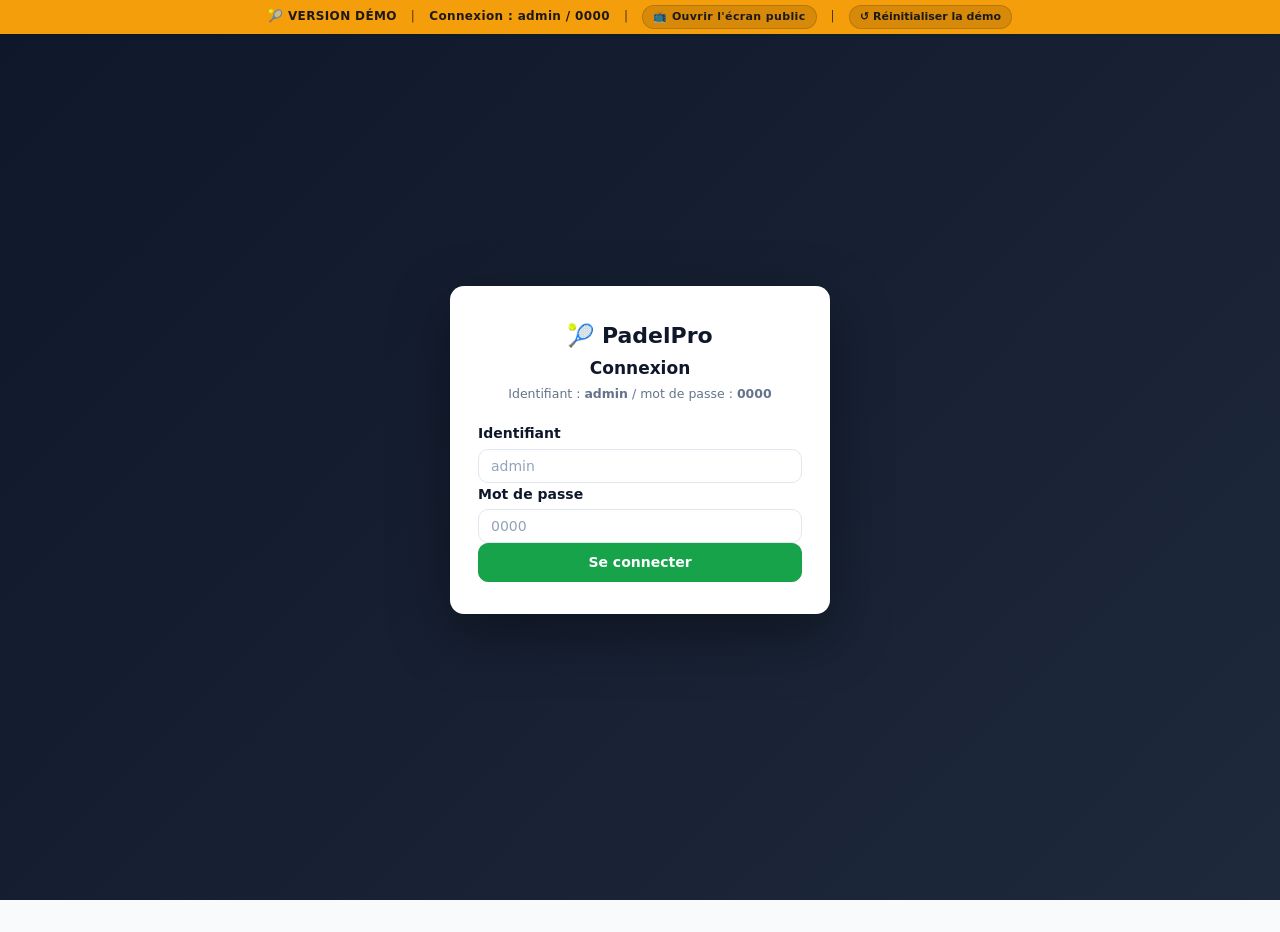
<file: PadelPro_Demo/index.html>
<!DOCTYPE html>
<html lang="fr">
<head>
  <meta charset="UTF-8">
  <meta http-equiv="Cache-Control" content="no-cache, no-store, must-revalidate">
  <meta http-equiv="Pragma" content="no-cache">
  <meta http-equiv="Expires" content="0">
  <meta name="viewport" content="width=device-width, initial-scale=1.0, viewport-fit=cover">
  <meta name="theme-color" id="meta-theme-color" content="#16a34a">
  <meta name="apple-mobile-web-app-capable" content="yes">
  <meta name="apple-mobile-web-app-status-bar-style" content="black-translucent">
  <meta name="description" content="Logiciel professionnel de gestion de tournois de padel">
  <link rel="manifest" href="manifest.json">
  <title>PadelPro — Gestion de Tournois</title>
  <link rel="stylesheet" href="style.css?v=20260714d">
</head>
<body>

  <!-- ═══════════════════ DEMO BANNER ═══════════════════ -->
  <div id="demo-banner" style="position:fixed;top:0;left:0;right:0;z-index:10000;background:#f59e0b;color:#1c1917;padding:5px 16px;display:flex;align-items:center;justify-content:center;gap:14px;font-size:12px;font-weight:700;letter-spacing:0.03em;box-shadow:0 1px 4px rgba(0,0,0,0.15)">
    <span>🎾 VERSION DÉMO</span>
    <span style="font-weight:400;opacity:0.8">|</span>
    <span>Connexion : <b>admin</b> / <b>0000</b></span>
    <span style="font-weight:400;opacity:0.8">|</span>
    <a href="viewer.html" target="_blank" rel="noopener" style="display:inline-flex;align-items:center;gap:5px;background:rgba(0,0,0,0.12);border:1px solid rgba(0,0,0,0.15);padding:2px 10px;border-radius:20px;color:#1c1917;text-decoration:none;font-size:11px;font-weight:600">📺 Ouvrir l'écran public</a>
    <span style="font-weight:400;opacity:0.8">|</span>
    <button id="btn-reset-demo" style="background:rgba(0,0,0,0.12);border:1px solid rgba(0,0,0,0.15);color:#1c1917;font:inherit;font-weight:600;padding:2px 10px;border-radius:20px;cursor:pointer;font-size:11px;">↺ Réinitialiser la démo</button>
  </div>
  <script>
    document.getElementById('btn-reset-demo').addEventListener('click', function () {
      if (confirm('Réinitialiser cette démo (tournoi, scores, réglages) et repartir de zéro ?')) {
        localStorage.clear();
        location.reload();
      }
    });
  </script>

  <!-- ═══════════════════ SIDEBAR ═══════════════════ -->
  <nav id="sidebar" class="sidebar">
    <div class="sidebar-header">
      <div class="sidebar-brand">
        <div class="brand-icon">
          <svg viewBox="0 0 32 32" fill="none" xmlns="http://www.w3.org/2000/svg">
            <rect width="32" height="32" rx="8" fill="white" fill-opacity="0.15"/>
            <ellipse cx="16" cy="16" rx="10" ry="10" stroke="white" stroke-width="2"/>
            <path d="M10 16 Q16 10 22 16 Q16 22 10 16Z" fill="white" opacity="0.7"/>
            <circle cx="20" cy="12" r="2" fill="white"/>
          </svg>
        </div>
        <span class="brand-name">PadelPro</span>
      </div>
      <button id="sidebar-collapse" class="sidebar-collapse-btn" title="Réduire le menu">
        <svg viewBox="0 0 24 24" fill="none" stroke="currentColor" stroke-width="2"><path d="M11 19l-7-7 7-7M18 19l-7-7 7-7"/></svg>
      </button>
    </div>

    <div class="sidebar-tournament-card">
      <div class="stc-name" id="nav-tournament-name">Tournoi de Padel</div>
      <div class="stc-date" id="nav-tournament-date">—</div>
      <div class="stc-badge" id="nav-tournament-status">Configuration</div>
    </div>

    <div class="sidebar-section-label">PRINCIPAL</div>
    <nav class="sidebar-nav">
      <a class="nav-item" data-page="history">
        <svg class="nav-icon" viewBox="0 0 24 24" fill="none" stroke="currentColor" stroke-width="2"><path d="M3 9l9-7 9 7v11a2 2 0 0 1-2 2H5a2 2 0 0 1-2-2z"/><polyline points="9 22 9 12 15 12 15 22"/></svg>
        <span class="nav-label">Accueil</span>
      </a>
      <a class="nav-item active" data-page="dashboard">
        <svg class="nav-icon" viewBox="0 0 24 24" fill="none" stroke="currentColor" stroke-width="2"><rect x="3" y="3" width="7" height="7" rx="1"/><rect x="14" y="3" width="7" height="7" rx="1"/><rect x="3" y="14" width="7" height="7" rx="1"/><rect x="14" y="14" width="7" height="7" rx="1"/></svg>
        <span class="nav-label">Tableau de bord</span>
      </a>
      <a class="nav-item" data-page="players">
        <svg class="nav-icon" viewBox="0 0 24 24" fill="none" stroke="currentColor" stroke-width="2"><circle cx="8" cy="7" r="4"/><path d="M2 21v-2a4 4 0 0 1 4-4h4a4 4 0 0 1 4 4v2"/><path d="M17 11a3 3 0 0 1 0 6"/><path d="M22 21v-2a3 3 0 0 0-3-3"/></svg>
        <span class="nav-label">Joueurs</span>
        <span class="nav-badge" id="badge-players"></span>
      </a>
      <a class="nav-item" data-page="teams">
        <svg class="nav-icon" viewBox="0 0 24 24" fill="none" stroke="currentColor" stroke-width="2"><path d="M17 21v-2a4 4 0 0 0-4-4H5a4 4 0 0 0-4 4v2"/><circle cx="9" cy="7" r="4"/><path d="M23 21v-2a4 4 0 0 0-3-3.87"/><path d="M16 3.13a4 4 0 0 1 0 7.75"/></svg>
        <span class="nav-label">Équipes</span>
        <span class="nav-badge" id="badge-teams"></span>
      </a>
    </nav>

    <div class="sidebar-section-label">TOURNOI</div>
    <nav class="sidebar-nav">
      <a class="nav-item" data-page="pools">
        <svg class="nav-icon" viewBox="0 0 24 24" fill="none" stroke="currentColor" stroke-width="2"><circle cx="12" cy="5" r="2"/><circle cx="5" cy="19" r="2"/><circle cx="19" cy="19" r="2"/><line x1="12" y1="7" x2="5" y2="17"/><line x1="12" y1="7" x2="19" y2="17"/></svg>
        <span class="nav-label">Poules</span>
      </a>
      <a class="nav-item" data-page="courts">
        <svg class="nav-icon" viewBox="0 0 24 24" fill="none" stroke="currentColor" stroke-width="2"><rect x="2" y="5" width="20" height="14" rx="2"/><line x1="12" y1="5" x2="12" y2="19"/><line x1="2" y1="12" x2="22" y2="12"/></svg>
        <span class="nav-label">Terrains</span>
        <span class="nav-badge" id="badge-courts"></span>
      </a>
      <a class="nav-item" data-page="schedule">
        <svg class="nav-icon" viewBox="0 0 24 24" fill="none" stroke="currentColor" stroke-width="2"><rect x="3" y="4" width="18" height="18" rx="2"/><line x1="16" y1="2" x2="16" y2="6"/><line x1="8" y1="2" x2="8" y2="6"/><line x1="3" y1="10" x2="21" y2="10"/></svg>
        <span class="nav-label">Planning</span>
      </a>
      <a class="nav-item" data-page="scores">
        <svg class="nav-icon" viewBox="0 0 24 24" fill="none" stroke="currentColor" stroke-width="2"><path d="M12 2l3.09 6.26L22 9.27l-5 4.87 1.18 6.88L12 17.77l-6.18 3.25L7 14.14 2 9.27l6.91-1.01L12 2z"/></svg>
        <span class="nav-label">Scores</span>
      </a>
      <a class="nav-item" data-page="rankings">
        <svg class="nav-icon" viewBox="0 0 24 24" fill="none" stroke="currentColor" stroke-width="2"><line x1="18" y1="20" x2="18" y2="10"/><line x1="12" y1="20" x2="12" y2="4"/><line x1="6" y1="20" x2="6" y2="14"/></svg>
        <span class="nav-label">Classements</span>
      </a>
      <a class="nav-item" data-page="bracket">
        <svg class="nav-icon" viewBox="0 0 24 24" fill="none" stroke="currentColor" stroke-width="2"><path d="M3 6h4v4H3z"/><path d="M3 14h4v4H3z"/><path d="M17 10h4v4h-4z"/><path d="M7 8h5l5 4-5 4H7"/></svg>
        <span class="nav-label">Tableau final</span>
      </a>
      <a class="nav-item" data-page="stats">
        <svg class="nav-icon" viewBox="0 0 24 24" fill="none" stroke="currentColor" stroke-width="2"><polyline points="22 12 18 12 15 21 9 3 6 12 2 12"/></svg>
        <span class="nav-label">Statistiques</span>
      </a>
    </nav>

    <div class="sidebar-section-label">OUTILS</div>
    <nav class="sidebar-nav">
      <a class="nav-item" data-page="formats">
        <svg class="nav-icon" viewBox="0 0 24 24" fill="none" stroke="currentColor" stroke-width="2"><circle cx="12" cy="12" r="1"/><path d="M12 2a10 10 0 0 1 0 20"/><path d="M12 2a10 10 0 0 0 0 20"/><path d="M2 12h20"/></svg>
        <span class="nav-label">Formats de match</span>
      </a>
      <a class="nav-item" data-page="display">
        <svg class="nav-icon" viewBox="0 0 24 24" fill="none" stroke="currentColor" stroke-width="2"><rect x="2" y="3" width="20" height="14" rx="2"/><line x1="8" y1="21" x2="16" y2="21"/><line x1="12" y1="17" x2="12" y2="21"/></svg>
        <span class="nav-label">Affichage public</span>
      </a>
      <a class="nav-item" data-page="settings">
        <svg class="nav-icon" viewBox="0 0 24 24" fill="none" stroke="currentColor" stroke-width="2"><circle cx="12" cy="12" r="3"/><path d="M19.4 15a1.65 1.65 0 0 0 .33 1.82l.06.06a2 2 0 0 1-2.83 2.83l-.06-.06a1.65 1.65 0 0 0-1.82-.33 1.65 1.65 0 0 0-1 1.51V21a2 2 0 0 1-4 0v-.09A1.65 1.65 0 0 0 9 19.4a1.65 1.65 0 0 0-1.82.33l-.06.06a2 2 0 0 1-2.83-2.83l.06-.06A1.65 1.65 0 0 0 4.68 15a1.65 1.65 0 0 0-1.51-1H3a2 2 0 0 1 0-4h.09A1.65 1.65 0 0 0 4.6 9a1.65 1.65 0 0 0-.33-1.82l-.06-.06a2 2 0 0 1 2.83-2.83l.06.06A1.65 1.65 0 0 0 9 4.68a1.65 1.65 0 0 0 1-1.51V3a2 2 0 0 1 4 0v.09a1.65 1.65 0 0 0 1 1.51 1.65 1.65 0 0 0 1.82-.33l.06-.06a2 2 0 0 1 2.83 2.83l-.06.06A1.65 1.65 0 0 0 19.4 9a1.65 1.65 0 0 0 1.51 1H21a2 2 0 0 1 0 4h-.09a1.65 1.65 0 0 0-1.51 1z"/></svg>
        <span class="nav-label">Paramètres</span>
      </a>
    </nav>
  </nav>

  <!-- ═══════════════════ MAIN CONTENT ═══════════════════ -->
  <div class="layout-main" id="layout-main">
    <!-- Topbar -->
    <header class="topbar">
      <div class="topbar-left">
        <button id="mobile-menu-btn" class="icon-btn" title="Menu">
          <svg viewBox="0 0 24 24" fill="none" stroke="currentColor" stroke-width="2"><line x1="3" y1="6" x2="21" y2="6"/><line x1="3" y1="12" x2="21" y2="12"/><line x1="3" y1="18" x2="21" y2="18"/></svg>
        </button>
        <h1 class="topbar-title" id="topbar-title">Tableau de bord</h1>
      </div>
      <div class="topbar-right">
        <!-- Sélecteur de tournoi rapide -->
        <div class="topbar-quickswitch" style="display:flex;align-items:center;gap:8px;margin-right:8px;border-right:1px solid var(--color-border);padding-right:12px">
          <span id="topbar-tournament-name" style="font-size:13px;font-weight:600;color:var(--color-text);max-width:160px;overflow:hidden;text-overflow:ellipsis;white-space:nowrap;cursor:pointer" onclick="App.navigate('history')" title="Voir tous les tournois">—</span>
          <button class="btn btn-sm btn-primary" id="btn-new-tournament-topbar" style="padding:4px 10px;font-size:12px;white-space:nowrap">+ Nouveau</button>
        </div>
        <div class="search-wrapper" id="search-wrapper">
          <svg class="search-icon" viewBox="0 0 24 24" fill="none" stroke="currentColor" stroke-width="2"><circle cx="11" cy="11" r="8"/><line x1="21" y1="21" x2="16.65" y2="16.65"/></svg>
          <input type="text" id="global-search" class="search-input" placeholder="Rechercher...">
        </div>
        <button class="icon-btn" id="btn-fullscreen-display" title="Affichage public plein écran">
          <svg viewBox="0 0 24 24" fill="none" stroke="currentColor" stroke-width="2"><path d="M8 3H5a2 2 0 0 0-2 2v3m18 0V5a2 2 0 0 0-2-2h-3m0 18h3a2 2 0 0 0 2-2v-3M3 16v3a2 2 0 0 0 2 2h3"/></svg>
        </button>
        <button class="icon-btn" id="btn-print-page" title="Imprimer / Exporter PDF">
          <svg viewBox="0 0 24 24" fill="none" stroke="currentColor" stroke-width="2"><polyline points="6 9 6 2 18 2 18 9"/><path d="M6 18H4a2 2 0 0 1-2-2v-5a2 2 0 0 1 2-2h16a2 2 0 0 1 2 2v5a2 2 0 0 1-2 2h-2"/><rect x="6" y="14" width="12" height="8"/></svg>
        </button>
      </div>
    </header>

    <!-- Bannière tournoi actif -->
    <div id="tournament-banner" style="display:none;background:var(--color-primary);color:white;padding:6px 20px;display:flex;align-items:center;gap:12px;font-size:13px;border-bottom:1px solid rgba(255,255,255,0.15)">
      <svg viewBox="0 0 24 24" fill="none" stroke="currentColor" stroke-width="2" style="width:14px;height:14px;flex-shrink:0"><path d="M12 2l3.09 6.26L22 9.27l-5 4.87 1.18 6.88L12 17.77l-6.18 3.25L7 14.14 2 9.27l6.91-1.01L12 2z"/></svg>
      <span id="banner-tournament-name" style="font-weight:700;max-width:220px;overflow:hidden;text-overflow:ellipsis;white-space:nowrap"></span>
      <span id="banner-tournament-date" style="opacity:0.8"></span>
      <span id="banner-tournament-status" style="background:rgba(255,255,255,0.2);padding:1px 8px;border-radius:20px;font-size:11px"></span>
      <div style="flex:1"></div>
      <button id="btn-banner-switch" style="background:rgba(255,255,255,0.15);border:1px solid rgba(255,255,255,0.3);color:white;padding:3px 10px;border-radius:var(--radius-md);font-size:12px;cursor:pointer;white-space:nowrap" onclick="App.navigate('history')">
        🔄 Changer de tournoi
      </button>
    </div>

    <!-- Page Content -->
    <main id="page-content" class="page-content">
      <div class="loading-screen">
        <div class="loading-spinner"></div>
        <p>Chargement…</p>
      </div>
    </main>
  </div>

  <!-- ═══════════════════ SIDEBAR OVERLAY (mobile) ═══════════════════ -->
  <div id="sidebar-overlay" class="sidebar-overlay"></div>

  <!-- ═══════════════════ BOTTOM NAVIGATION (mobile) ═══════════════════
       Navigation principale au pouce sur petit écran : masquée sur
       desktop (voir .bottom-nav dans style.css), affichée sous 768px.
       Ne remplace pas le menu hamburger (toujours utile pour les pages
       secondaires) mais couvre les 4 actions les plus fréquentes. -->
  <nav class="bottom-nav" id="bottom-nav" aria-label="Navigation principale">
    <div class="bottom-nav-list">
      <button class="bottom-nav-item" data-bottom-page="history" title="Accueil">
        <svg viewBox="0 0 24 24" fill="none" stroke="currentColor" stroke-width="2"><path d="M3 9l9-7 9 7v11a2 2 0 0 1-2 2H5a2 2 0 0 1-2-2z"/><polyline points="9 22 9 12 15 12 15 22"/></svg>
        <span>Accueil</span>
      </button>
      <button class="bottom-nav-item" data-bottom-page="dashboard" title="Tableau de bord">
        <svg viewBox="0 0 24 24" fill="none" stroke="currentColor" stroke-width="2"><rect x="3" y="3" width="7" height="7" rx="1"/><rect x="14" y="3" width="7" height="7" rx="1"/><rect x="3" y="14" width="7" height="7" rx="1"/><rect x="14" y="14" width="7" height="7" rx="1"/></svg>
        <span>Bord</span>
      </button>
      <button class="bottom-nav-item" data-bottom-page="scores" title="Scores">
        <svg viewBox="0 0 24 24" fill="none" stroke="currentColor" stroke-width="2"><path d="M12 2l3.09 6.26L22 9.27l-5 4.87 1.18 6.88L12 17.77l-6.18 3.25L7 14.14 2 9.27l6.91-1.01L12 2z"/></svg>
        <span>Scores</span>
      </button>
      <button class="bottom-nav-item" data-bottom-page="bracket" title="Tableau final">
        <svg viewBox="0 0 24 24" fill="none" stroke="currentColor" stroke-width="2"><path d="M3 6h4v4H3z"/><path d="M3 14h4v4H3z"/><path d="M17 10h4v4h-4z"/><path d="M7 8h5l5 4-5 4H7"/></svg>
        <span>Tableau</span>
      </button>
      <button class="bottom-nav-item" id="bottom-nav-more" title="Plus">
        <svg viewBox="0 0 24 24" fill="none" stroke="currentColor" stroke-width="2"><line x1="3" y1="6" x2="21" y2="6"/><line x1="3" y1="12" x2="21" y2="12"/><line x1="3" y1="18" x2="21" y2="18"/></svg>
        <span>Plus</span>
      </button>
    </div>
  </nav>

  <!-- ═══════════════════ MODAL ═══════════════════ -->
  <div id="modal-overlay" class="modal-overlay" aria-hidden="true">
    <div id="modal-dialog" class="modal-dialog" role="dialog" aria-modal="true">
      <div class="modal-header">
        <h2 id="modal-title" class="modal-title"></h2>
        <button id="modal-close-btn" class="modal-close-btn" aria-label="Fermer">
          <svg viewBox="0 0 24 24" fill="none" stroke="currentColor" stroke-width="2"><line x1="18" y1="6" x2="6" y2="18"/><line x1="6" y1="6" x2="18" y2="18"/></svg>
        </button>
      </div>
      <div id="modal-body" class="modal-body"></div>
      <div id="modal-footer" class="modal-footer"></div>
    </div>
  </div>

  <!-- ═══════════════════ DISPLAY FULLSCREEN ═══════════════════ -->
  <div id="display-overlay" class="display-overlay" aria-hidden="true">
    <div id="display-content" class="display-content"></div>
    <button id="display-close-btn" class="display-close-btn">
      <svg viewBox="0 0 24 24" fill="none" stroke="currentColor" stroke-width="2"><line x1="18" y1="6" x2="6" y2="18"/><line x1="6" y1="6" x2="18" y2="18"/></svg>
      Fermer
    </button>
  </div>

  <!-- ═══════════════════ WIZARD ONBOARDING ════════════════ -->
  <div id="wizard-overlay" class="wizard-overlay" style="display:none" aria-modal="true" role="dialog">
    <div class="wizard-box" id="wizard-box"></div>
  </div>

  <!-- ═══════════════════ NOTIFICATIONS ═══════════════════ -->
  <div id="toast-container" class="toast-container" aria-live="polite"></div>

  <!-- ═══════════════════ CONFIRM DIALOG ═══════════════════ -->
  <div id="confirm-overlay" class="confirm-overlay" aria-hidden="true">
    <div class="confirm-dialog">
      <div class="confirm-icon" id="confirm-icon"></div>
      <h3 id="confirm-title"></h3>
      <p id="confirm-message"></p>
      <div class="confirm-actions">
        <button id="confirm-cancel-btn" class="btn btn-ghost">Annuler</button>
        <button id="confirm-ok-btn" class="btn btn-danger">Confirmer</button>
      </div>
    </div>
  </div>

  <!-- ═══════════════════ SCRIPTS ═══════════════════ -->
  <!--
    Cache-busting : les balises <meta http-equiv="Cache-Control"> du <head>
    n'empêchent que la mise en cache de CETTE page HTML — elles n'ont aucun
    effet sur les fichiers .js chargés ci-dessous via <script src="...">, qui
    peuvent rester en cache navigateur (ou CDN d'hébergement) même après un
    correctif déployé. D'où des bugs déjà corrigés dans le code source qui
    semblaient persister tant que l'utilisateur ne faisait pas un
    rechargement forcé (Ctrl+Shift+R). Le paramètre ?v=AAAAMMJJ force le
    navigateur à retélécharger les fichiers à chaque nouvelle date de mise à
    jour : incrémenter/mettre à jour cette valeur à chaque déploiement.
  -->
  <script src="utils.js?v=20260714d"></script>
  <script src="storage.js?v=20260714d"></script>
  <script src="audit.js?v=20260714d"></script>
  <script src="dashboard.js?v=20260714d"></script>
  <script src="players.js?v=20260714d"></script>
  <script src="settings.js?v=20260714d"></script>
  <script src="teams.js?v=20260714d"></script>
  <script src="formats.js?v=20260714d"></script>
  <script src="pools.js?v=20260714d"></script>
  <script src="schedule.js?v=20260714d"></script>
  <script src="courts.js?v=20260714d"></script>
  <script src="scores.js?v=20260714d"></script>
  <script src="rankings.js?v=20260714d"></script>
  <script src="bracket.js?v=20260714d"></script>
  <script src="stats.js?v=20260714d"></script>
  <script src="display.js?v=20260714d"></script>
  <script src="history.js?v=20260714d"></script>
  <script src="auth.js?v=20260714d"></script>
  <script src="app.js?v=20260714d"></script>
</body>
</html>
</file>
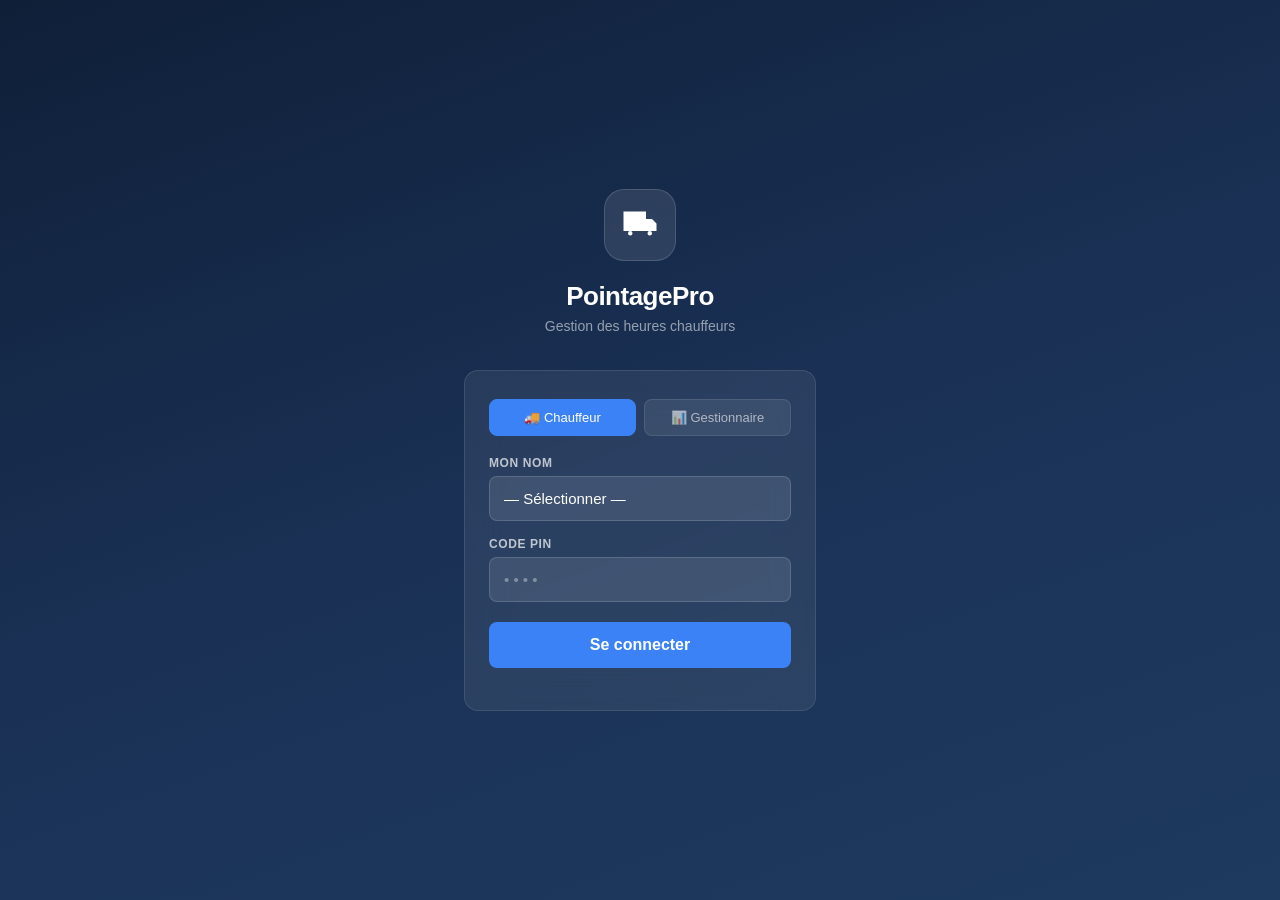
<file: PointagePro_Demo/index.html>
<!DOCTYPE html>
<html lang="fr">
<head>
<meta charset="UTF-8">
<meta name="viewport" content="width=device-width, initial-scale=1.0, viewport-fit=cover">
<meta name="apple-mobile-web-app-capable" content="yes">
<meta name="apple-mobile-web-app-status-bar-style" content="black-translucent">
<meta name="apple-mobile-web-app-title" content="PointagePro">
<meta name="theme-color" content="#0f1f38">
<link rel="manifest" href="manifest.json">
<link rel="apple-touch-icon" href="icon-192.png">
<title>PointagePro</title>
<style>
:root {
  --navy: #0f1f38;
  --navy-mid: #1a3155;
  --navy-light: #243d69;
  --accent: #3b82f6;
  --accent-light: #60a5fa;
  --orange: #f97316;
  --orange-light: #fb923c;
  --green: #22c55e;
  --red: #ef4444;
  --bg: #f0f4f8;
  --bg-card: #ffffff;
  --text: #0f172a;
  --text-muted: #64748b;
  --text-light: #94a3b8;
  --border: #e2e8f0;
  --shadow: 0 1px 3px rgba(0,0,0,0.1), 0 1px 2px rgba(0,0,0,0.06);
  --shadow-md: 0 4px 6px rgba(0,0,0,0.07), 0 2px 4px rgba(0,0,0,0.05);
  --safe-top: env(safe-area-inset-top, 0px);
  --safe-bottom: env(safe-area-inset-bottom, 0px);
  --radius: 14px;
  --radius-sm: 8px;
}

* { box-sizing: border-box; margin: 0; padding: 0; -webkit-tap-highlight-color: transparent; }
html, body { height: 100%; overflow: hidden; font-family: -apple-system, 'SF Pro Display', 'Helvetica Neue', sans-serif; background: var(--bg); color: var(--text); }

/* ── SCREENS ── */
.screen { position: absolute; inset: 0; display: none; flex-direction: column; }
.screen.active { display: flex; }

/* ── LOGIN ── */
#screen-login {
  background: linear-gradient(160deg, var(--navy) 0%, var(--navy-mid) 50%, #1e3a5f 100%);
  align-items: center; justify-content: center; padding: 24px;
}
.login-logo { width: 72px; height: 72px; background: rgba(255,255,255,0.1); border-radius: 20px; display: flex; align-items: center; justify-content: center; margin: 0 auto 20px; backdrop-filter: blur(10px); border: 1px solid rgba(255,255,255,0.15); }
.login-logo svg { width: 36px; height: 36px; fill: white; }
.login-title { color: white; font-size: 26px; font-weight: 700; text-align: center; margin-bottom: 6px; letter-spacing: -0.5px; }
.login-sub { color: rgba(255,255,255,0.55); font-size: 14px; text-align: center; margin-bottom: 36px; }
.login-card { background: rgba(255,255,255,0.07); border-radius: var(--radius); padding: 28px 24px; width: 100%; max-width: 360px; border: 1px solid rgba(255,255,255,0.1); backdrop-filter: blur(20px); }
.login-card label { color: rgba(255,255,255,0.7); font-size: 12px; font-weight: 600; letter-spacing: 0.6px; text-transform: uppercase; display: block; margin-bottom: 6px; }
.login-card select, .login-card input { width: 100%; background: rgba(255,255,255,0.1); border: 1px solid rgba(255,255,255,0.15); border-radius: var(--radius-sm); padding: 13px 14px; color: white; font-size: 15px; margin-bottom: 16px; appearance: none; -webkit-appearance: none; outline: none; }
.login-card select option { color: #000; background: #fff; }
.login-card input::placeholder { color: rgba(255,255,255,0.35); }
.login-card input:focus, .login-card select:focus { border-color: var(--accent-light); background: rgba(255,255,255,0.15); }
.btn-login { width: 100%; background: var(--accent); border: none; border-radius: var(--radius-sm); padding: 14px; color: white; font-size: 16px; font-weight: 600; cursor: pointer; margin-top: 4px; transition: transform 0.1s, opacity 0.1s; }
.btn-login:active { transform: scale(0.97); opacity: 0.85; }
.login-error { color: #fca5a5; font-size: 13px; text-align: center; margin-top: 10px; display: none; }
.role-tabs { display: grid; grid-template-columns: 1fr 1fr; gap: 8px; margin-bottom: 20px; }
.role-tab { background: rgba(255,255,255,0.08); border: 1px solid rgba(255,255,255,0.1); border-radius: var(--radius-sm); padding: 10px 8px; color: rgba(255,255,255,0.6); font-size: 13px; font-weight: 500; text-align: center; cursor: pointer; transition: all 0.15s; }
.role-tab.active { background: var(--accent); border-color: var(--accent); color: white; }

/* ── TOP BAR ── */
.topbar { background: var(--navy); padding-top: calc(var(--safe-top) + 14px); padding-bottom: 14px; padding-left: 20px; padding-right: 20px; display: flex; align-items: center; justify-content: space-between; flex-shrink: 0; }
.topbar-title { color: white; font-size: 17px; font-weight: 600; }
.topbar-sub { color: rgba(255,255,255,0.5); font-size: 12px; margin-top: 1px; }
.topbar-btn { background: rgba(255,255,255,0.1); border: none; border-radius: 8px; padding: 7px 12px; color: rgba(255,255,255,0.8); font-size: 13px; cursor: pointer; }

/* ── BOTTOM NAV ── */
.bottom-nav { background: var(--bg-card); border-top: 1px solid var(--border); display: flex; padding-bottom: var(--safe-bottom); flex-shrink: 0; }
.nav-item { flex: 1; display: flex; flex-direction: column; align-items: center; padding: 10px 4px 8px; cursor: pointer; transition: color 0.15s; color: var(--text-light); border: none; background: none; }
.nav-item.active { color: var(--accent); }
.nav-item svg { width: 22px; height: 22px; margin-bottom: 3px; }
.nav-item span { font-size: 10px; font-weight: 500; }

/* ── SCROLL AREA ── */
.scroll-area { flex: 1; overflow-y: auto; -webkit-overflow-scrolling: touch; padding: 16px 16px calc(8px + var(--safe-bottom)); }

/* ── CARDS ── */
.card { background: var(--bg-card); border-radius: var(--radius); padding: 16px; margin-bottom: 12px; box-shadow: var(--shadow); }
.card-header { font-size: 11px; font-weight: 700; letter-spacing: 0.7px; text-transform: uppercase; color: var(--text-muted); margin-bottom: 14px; display: flex; align-items: center; gap: 6px; }
.card-header svg { width: 14px; height: 14px; opacity: 0.6; }

/* ── FORM ELEMENTS ── */
.field { margin-bottom: 14px; }
.field:last-child { margin-bottom: 0; }
.field label { font-size: 13px; color: var(--text-muted); display: block; margin-bottom: 5px; font-weight: 500; }
.field select, .field input[type="time"], .field input[type="date"], .field input[type="number"], .field input[type="password"] {
  width: 100%; background: var(--bg); border: 1.5px solid var(--border); border-radius: var(--radius-sm);
  padding: 11px 13px; font-size: 15px; color: var(--text); appearance: none; -webkit-appearance: none; outline: none;
  transition: border-color 0.15s;
}
.field select:focus, .field input:focus { border-color: var(--accent); }
.field input[type="time"] { font-variant-numeric: tabular-nums; }

/* ── TIME GRID ── */
.time-grid { display: grid; grid-template-columns: 1fr 1fr; gap: 10px; }
.time-cell { background: var(--bg); border-radius: var(--radius-sm); padding: 10px 12px; }
.time-cell-label { font-size: 11px; color: var(--text-muted); font-weight: 600; margin-bottom: 5px; }
.time-cell input { width: 100%; border: none; background: transparent; font-size: 17px; font-weight: 600; color: var(--text); padding: 0; outline: none; font-variant-numeric: tabular-nums; }

/* ── TOGGLE ── */
.toggle-row { display: flex; align-items: center; justify-content: space-between; padding: 4px 0; }
.toggle-row label { font-size: 15px; color: var(--text); }
.toggle { position: relative; width: 48px; height: 28px; flex-shrink: 0; }
.toggle input { opacity: 0; width: 0; height: 0; }
.toggle-slider { position: absolute; inset: 0; background: #cbd5e1; border-radius: 99px; transition: background 0.2s; cursor: pointer; }
.toggle-slider:before { content: ''; position: absolute; width: 22px; height: 22px; left: 3px; top: 3px; background: white; border-radius: 50%; transition: transform 0.2s; box-shadow: 0 1px 3px rgba(0,0,0,0.2); }
.toggle input:checked + .toggle-slider { background: var(--accent); }
.toggle input:checked + .toggle-slider:before { transform: translateX(20px); }

/* ── VEHICLE CHIPS ── */
.chip-area { display: flex; flex-wrap: wrap; gap: 7px; margin-top: 10px; min-height: 32px; }
.chip { display: inline-flex; align-items: center; gap: 5px; background: var(--navy); color: white; border-radius: 99px; padding: 5px 10px 5px 12px; font-size: 12px; font-weight: 600; }
.chip-remove { background: rgba(255,255,255,0.2); border: none; border-radius: 50%; width: 18px; height: 18px; color: white; cursor: pointer; display: flex; align-items: center; justify-content: center; font-size: 14px; line-height: 1; padding: 0; }

/* ── BUTTONS ── */
.btn-primary { width: 100%; background: var(--accent); border: none; border-radius: var(--radius-sm); padding: 15px; color: white; font-size: 16px; font-weight: 600; cursor: pointer; transition: transform 0.1s, opacity 0.1s; display: flex; align-items: center; justify-content: center; gap: 8px; }
.btn-primary:active { transform: scale(0.97); opacity: 0.85; }
.btn-primary.orange { background: var(--orange); }
.btn-sm { background: var(--bg); border: 1.5px solid var(--border); border-radius: var(--radius-sm); padding: 9px 16px; font-size: 13px; font-weight: 500; color: var(--text); cursor: pointer; }

/* ── BADGES ── */
.badge { display: inline-block; padding: 3px 9px; border-radius: 99px; font-size: 11px; font-weight: 700; }
.badge-blue { background: #dbeafe; color: #1e40af; }
.badge-orange { background: #ffedd5; color: #9a3412; }
.badge-green { background: #dcfce7; color: #15803d; }

/* ── SUMMARY CARDS ── */
.stat-grid { display: grid; grid-template-columns: 1fr 1fr; gap: 10px; margin-bottom: 12px; }
.stat-card { background: var(--navy); border-radius: var(--radius-sm); padding: 14px; }
.stat-val { font-size: 24px; font-weight: 700; color: white; }
.stat-lbl { font-size: 11px; color: rgba(255,255,255,0.5); margin-top: 2px; }
.stat-card.accent { background: var(--accent); }
.stat-card.orange { background: var(--orange); }
.stat-card.green { background: #15803d; }

/* ── LIST ROWS ── */
.list-row { display: flex; align-items: center; padding: 13px 0; border-bottom: 1px solid var(--border); gap: 12px; }
.list-row:last-child { border-bottom: none; }
.avatar { width: 38px; height: 38px; border-radius: 50%; display: flex; align-items: center; justify-content: center; font-size: 13px; font-weight: 700; flex-shrink: 0; }
.avatar-blue { background: #dbeafe; color: #1d4ed8; }
.avatar-orange { background: #ffedd5; color: #c2410c; }
.list-info { flex: 1; min-width: 0; }
.list-name { font-size: 14px; font-weight: 600; color: var(--text); }
.list-detail { font-size: 12px; color: var(--text-muted); margin-top: 1px; }
.list-right { text-align: right; flex-shrink: 0; }
.list-hours { font-size: 15px; font-weight: 700; color: var(--navy); }
.list-sub { font-size: 11px; color: var(--text-muted); }

/* ── ALERT ── */
.alert { border-radius: var(--radius-sm); padding: 12px 14px; font-size: 13px; margin-top: 10px; display: flex; align-items: center; gap: 8px; }
.alert-success { background: #dcfce7; color: #15803d; }
.alert-info { background: #dbeafe; color: #1d4ed8; }
.alert-warning { background: #ffedd5; color: #9a3412; }

/* ── SECTION TITLE ── */
.section-title { font-size: 22px; font-weight: 700; color: var(--text); margin-bottom: 4px; letter-spacing: -0.5px; }
.section-sub { font-size: 14px; color: var(--text-muted); margin-bottom: 18px; }

/* ── TABS ── */
.tabs { display: flex; background: var(--bg); border-radius: var(--radius-sm); padding: 3px; margin-bottom: 16px; }
.tab { flex: 1; text-align: center; padding: 8px; font-size: 13px; font-weight: 500; color: var(--text-muted); cursor: pointer; border-radius: 7px; transition: all 0.15s; }
.tab.active { background: white; color: var(--text); box-shadow: var(--shadow); }

/* ── DIVIDER ── */
.divider { height: 1px; background: var(--border); margin: 14px 0; }

/* ── ASTREINTE COUNTER ── */
.counter-row { display: flex; align-items: center; gap: 14px; }
.counter-btn { width: 38px; height: 38px; border-radius: 50%; border: 1.5px solid var(--border); background: var(--bg); font-size: 20px; display: flex; align-items: center; justify-content: center; cursor: pointer; color: var(--text); flex-shrink: 0; }
.counter-val { font-size: 28px; font-weight: 700; min-width: 30px; text-align: center; }

/* ── MONTH PICKER ── */
.month-nav { display: flex; align-items: center; justify-content: space-between; background: var(--navy); border-radius: var(--radius-sm); padding: 12px 16px; margin-bottom: 14px; }
.month-nav-btn { background: rgba(255,255,255,0.1); border: none; border-radius: 6px; width: 32px; height: 32px; color: white; font-size: 18px; cursor: pointer; display: flex; align-items: center; justify-content: center; }
.month-nav span { color: white; font-size: 16px; font-weight: 600; }

/* ── GESTURE FEEDBACK ── */
.press-effect { transition: transform 0.12s, opacity 0.12s; }
.press-effect:active { transform: scale(0.97); opacity: 0.8; }

/* ── SPINNER ── */
@keyframes spin { to { transform: rotate(360deg); } }
.spinner { width: 20px; height: 20px; border: 2.5px solid rgba(255,255,255,0.3); border-top-color: white; border-radius: 50%; animation: spin 0.7s linear infinite; }

/* ── SCROLLBAR ── */
::-webkit-scrollbar { width: 0; }

@media print {
  body > * { display: none !important; }
  #print-zone { display: block !important; }
}
#print-zone { display: none; }
.fiche-table { width:100%; border-collapse:collapse; font-size:12px; }
.fiche-table th { background:#064e3b; color:white; padding:6px 8px; text-align:center; font-size:10px; letter-spacing:.4px; }
.fiche-table td { padding:5px 8px; border-bottom:1px solid #e2e8f0; text-align:center; }
.fiche-table tr.weekend td { background:#f1f5f9; color:#64748b; }
.fiche-table tr.ferie td { background:#fef9c3; font-weight:600; }
.fiche-table tr.dimanche td { background:#fce7f3; font-weight:600; }
.fiche-table tr.total-row td { background:#0f172a; color:white; font-weight:700; font-size:12px; }
.fiche-table td.heures { font-variant-numeric:tabular-nums; font-weight:600; }
.fiche-header { background:#064e3b; color:white; padding:14px 16px; border-radius:var(--radius) var(--radius) 0 0; margin-bottom:0; }
.fiche-footer { background:#f8fafc; border:1px solid var(--border); border-radius:0 0 var(--radius) var(--radius); padding:12px 16px; display:flex; gap:20px; flex-wrap:wrap; }
.fiche-badge { background:white; border:1.5px solid var(--border); border-radius:8px; padding:8px 14px; font-size:13px; }
.fiche-badge span { font-weight:700; font-size:16px; color:#064e3b; display:block; }
.demo-banner{position:static;z-index:9999;background:#f97316;color:#fff;text-align:center;font-size:12px;font-weight:600;padding:4px 8px;letter-spacing:.4px}
</style>
</head>
<body>
<div class="demo-banner">🎯 VERSION DÉMO — Gestionnaire : admin / 0000 — Tous les employés : PIN 0000
  &nbsp;|&nbsp;
  <button id="btn-reset-demo" style="background:rgba(255,255,255,0.25);border:1px solid rgba(255,255,255,0.4);color:inherit;font:inherit;font-weight:600;padding:2px 10px;border-radius:12px;cursor:pointer;">↺ Réinitialiser la démo</button>
</div>
<script>
  document.getElementById('btn-reset-demo').addEventListener('click', function () {
    if (confirm('Réinitialiser cette démo et repartir de zéro ?')) {
      sessionStorage.clear();
      location.reload();
    }
  });
</script>

<!-- ══ LOGIN ══ -->
<div class="screen active" id="screen-login">
  <div style="width:100%; max-width:400px; padding:24px;">
    <div class="login-logo">
      <svg viewBox="0 0 24 24"><path d="M1 3h15v13H1zM16 8h4l3 3v5h-7V8zM5.5 16a1.5 1.5 0 1 0 0 3 1.5 1.5 0 0 0 0-3zm13 0a1.5 1.5 0 1 0 0 3 1.5 1.5 0 0 0 0-3z"/></svg>
    </div>
    <div class="login-title">PointagePro</div>
    <div class="login-sub">Gestion des heures chauffeurs</div>
    <div class="login-card">
      <div class="role-tabs">
        <div class="role-tab active" id="rtab-chauffeur" onclick="selectRole('chauffeur')">
          🚚 Chauffeur
        </div>
        <div class="role-tab" id="rtab-gestionnaire" onclick="selectRole('gestionnaire')">
          📊 Gestionnaire
        </div>
      </div>
      <div id="login-chauffeur-fields">
        <label>Mon nom</label>
        <select id="login-nom">
          <option value="">— Sélectionner —</option>
          <optgroup label="Chauffeurs Transport" id="login-opt-transport">
            <option value="Martin Sophie|transport">Martin Sophie</option>
            <option value="Dupont Jean|transport">Dupont Jean</option>
            <option value="Bernard Thomas|transport">Bernard Thomas</option>
            <option value="Petit Marie|transport">Petit Marie</option>
            <option value="Laurent Nicolas|transport">Laurent Nicolas</option>
            <option value="Moreau Lucas|transport">Moreau Lucas</option>
          </optgroup>
          <optgroup label="Chauffeurs Dépannage" id="login-opt-depannage">
            <option value="Lefebvre Emma|depannage">Lefebvre Emma</option>
            <option value="Garcia Julien|depannage">Garcia Julien</option>
            <option value="Roux Camille|depannage">Roux Camille</option>
            <option value="Leroy Antoine|depannage">Leroy Antoine</option>
            <option value="Simon Inès|depannage">Simon Inès</option>
            <option value="Morel Paul|depannage">Morel Paul</option>
          </optgroup>
        </select>
        <label>Code PIN</label>
        <input type="password" id="login-pin" placeholder="• • • •" maxlength="4" inputmode="numeric" onkeypress="if(event.key==='Enter')doLogin()">
      </div>
      <div id="login-gestionnaire-fields" style="display:none;">
        <label>Identifiant</label>
        <input type="text" id="login-gest-id" placeholder="Identifiant gestionnaire" onkeypress="if(event.key==='Enter')doLogin()">
        <label>Mot de passe</label>
        <input type="password" id="login-gest-pw" placeholder="Mot de passe" onkeypress="if(event.key==='Enter')doLogin()">
      </div>
      <button class="btn-login" onclick="doLogin()">Se connecter</button>
      <div class="login-error" id="login-error">Identifiants incorrects</div>
      <div style="color:rgba(255,255,255,0.35); font-size:11px; text-align:center; margin-top:14px;"></div>
    </div>
  </div>
</div>

<!-- ══ APP CHAUFFEUR TRANSPORT ══ -->
<div class="screen" id="screen-transport">
  <div class="topbar">
    <div>
      <div class="topbar-title" id="t-topbar-name">Chauffeur Transport</div>
      <div class="topbar-sub" id="t-topbar-date">—</div>
    </div>
    <button class="topbar-btn" onclick="logout()">Déco.</button>
  </div>
  <div class="scroll-area" id="t-scroll">

    <div class="section-title">Mon pointage</div>
    <div class="section-sub" id="t-ref-horaire">Lun–Jeu 8h–12h / 14h–18h</div>

    <div class="card">
      <div class="card-header">
        <svg viewBox="0 0 24 24" fill="none" stroke="currentColor" stroke-width="2"><rect x="3" y="3" width="18" height="18" rx="2"/><line x1="3" y1="9" x2="21" y2="9"/></svg>
        Date de travail
      </div>
      <div class="field">
        <input type="date" id="t-date">
      </div>
    </div>

    <div class="card" id="t-repos-card" style="border:1.5px solid var(--accent);">
      <div class="toggle-row">
        <label for="t-repos" style="font-size:15px; font-weight:600;">🛌 Jour de repos</label>
        <label class="toggle">
          <input type="checkbox" id="t-repos" onchange="toggleReposT()">
          <span class="toggle-slider"></span>
        </label>
      </div>
      <div id="t-repos-alert" class="alert alert-info" style="display:none; margin-top:10px;">
        🛌 Journée de repos enregistrée
      </div>
    </div>

    <div id="t-work-section">
    <div class="card">
      <div class="card-header">
        <svg viewBox="0 0 24 24" fill="none" stroke="currentColor" stroke-width="2"><rect x="1" y="3" width="15" height="13" rx="1"/><path d="M16 8l5 3-5 3V8z"/></svg>
        Véhicules utilisés
      </div>
      <div class="field">
        <label>Ajouter un véhicule</label>
        <select id="t-veh-select" onchange="addVeh('t')">
          <option value="">— Sélectionner —</option>
        </select>
      </div>
      <div class="chip-area" id="t-veh-chips"></div>
    </div>

    <div class="card">
      <div class="card-header">
        <svg viewBox="0 0 24 24" fill="none" stroke="currentColor" stroke-width="2"><circle cx="12" cy="12" r="10"/><polyline points="12 6 12 12 16 14"/></svg>
        Mes horaires
      </div>
      <div class="time-grid">
        <div class="time-cell">
          <div class="time-cell-label">🟢 Départ</div>
          <input type="time" id="t-dep" value="08:00" oninput="calcT()">
        </div>
        <div class="time-cell">
          <div class="time-cell-label">☕ Début pause</div>
          <input type="time" id="t-pd" value="12:00" oninput="calcT()">
        </div>
        <div class="time-cell">
          <div class="time-cell-label">▶️ Fin pause</div>
          <input type="time" id="t-pf" value="14:00" oninput="calcT()">
        </div>
        <div class="time-cell">
          <div class="time-cell-label">🔴 Fin journée</div>
          <input type="time" id="t-fin" value="18:00" oninput="calcT()">
        </div>
      </div>
      <div class="divider"></div>
      <div style="display:flex; gap:10px;">
        <div style="flex:1; text-align:center;">
          <div style="font-size:11px; color:var(--text-muted); margin-bottom:3px;">Heures travaillées</div>
          <div style="font-size:20px; font-weight:700;" id="t-calc-total">—</div>
        </div>
        <div style="width:1px; background:var(--border);"></div>
        <div style="flex:1; text-align:center;">
          <div style="font-size:11px; color:var(--text-muted); margin-bottom:3px;">Heures supp.</div>
          <div style="font-size:20px; font-weight:700;" id="t-calc-supp" style="color:var(--green);">—</div>
        </div>
      </div>
    </div>

    <div class="card">
      <div class="card-header">🍽️ Panier repas &amp; découche</div>
      <div class="toggle-row">
        <label for="t-panier">Repas hors domicile / entreprise</label>
        <label class="toggle">
          <input type="checkbox" id="t-panier" onchange="togglePanier()">
          <span class="toggle-slider"></span>
        </label>
      </div>
      <div id="t-panier-alert" class="alert alert-success" style="display:none; margin-top:10px;">
        ✅ Panier repas accordé pour cette journée
      </div>
      <div class="divider" style="margin:12px 0;"></div>
      <div class="toggle-row">
        <div>
          <div style="font-size:15px; color:var(--text);">🌙 Découche</div>
          <div style="font-size:11px; color:var(--text-muted); margin-top:2px;">Nuit passée hors domicile</div>
        </div>
        <label class="toggle">
          <input type="checkbox" id="t-decouche" onchange="toggleDecouche()">
          <span class="toggle-slider"></span>
        </label>
      </div>
      <div id="t-decouche-alert" class="alert alert-info" style="display:none; margin-top:10px;">
        🌙 Découche enregistrée pour cette journée
      </div>
    </div>

        <div class="card">
      <div class="card-header">📝 Déroulement de journée</div>
      <div class="field">
        <textarea id="t-deroulement" rows="4" placeholder="Décrivez les tâches effectuées durant la journée…" style="width:100%; background:var(--bg-card); border:1.5px solid var(--border); border-radius:var(--radius-sm); padding:12px 14px; font-size:14px; color:var(--text-main); font-family:inherit; resize:vertical; outline:none; box-sizing:border-box;"></textarea>
      </div>
    </div>

    </div><!-- /t-work-section -->
    <button class="btn-primary press-effect" onclick="saveT()" style="margin-top:4px; margin-bottom:8px;">
      <svg width="18" height="18" viewBox="0 0 24 24" fill="none" stroke="currentColor" stroke-width="2.5"><path d="M19 21H5a2 2 0 01-2-2V5a2 2 0 012-2h11l5 5v11a2 2 0 01-2 2z"/><polyline points="17 21 17 13 7 13 7 21"/><polyline points="7 3 7 8 15 8"/></svg>
      Enregistrer ma journée
    </button>
    <div id="t-saved" class="alert alert-success" style="display:none;">✅ Journée enregistrée !</div>

  </div>
  <div class="bottom-nav">
    <button class="nav-item active" onclick="tNav('pointage',this)">
      <svg viewBox="0 0 24 24" fill="none" stroke="currentColor" stroke-width="2"><circle cx="12" cy="12" r="10"/><polyline points="12 6 12 12 16 14"/></svg>
      <span>Pointage</span>
    </button>
    <button class="nav-item" onclick="tNav('historique',this)">
      <svg viewBox="0 0 24 24" fill="none" stroke="currentColor" stroke-width="2"><path d="M12 20h9"/><path d="M16.5 3.5a2.121 2.121 0 013 3L7 19l-4 1 1-4L16.5 3.5z"/></svg>
      <span>Historique</span>
    </button>
  </div>
</div>

<!-- ══ APP CHAUFFEUR DÉPANNAGE ══ -->
<div class="screen" id="screen-depannage">
  <div class="topbar" style="background: #7c2d12;">
    <div>
      <div class="topbar-title" id="d-topbar-name">Chauffeur Dépannage</div>
      <div class="topbar-sub" id="d-topbar-date">—</div>
    </div>
    <button class="topbar-btn" onclick="logout()">Déco.</button>
  </div>
  <div class="scroll-area" id="d-scroll">

    <div class="section-title">Mon pointage</div>
    <div class="section-sub">Lun–Jeu 8h–12h / 14h–18h &nbsp;|&nbsp; Ven 8h–12h / 14h–17h</div>

    <div class="card">
      <div class="card-header">📅 Date de travail</div>
      <div class="field">
        <input type="date" id="d-date" onchange="checkDimanche()">
      </div>
    </div>

    <div class="card" id="d-repos-card" style="border:1.5px solid #f97316;">
      <div class="toggle-row">
        <label for="d-repos" style="font-size:15px; font-weight:600;">🛌 Jour de repos</label>
        <label class="toggle">
          <input type="checkbox" id="d-repos" onchange="toggleRepos()">
          <span class="toggle-slider"></span>
        </label>
      </div>
      <div id="d-repos-alert" class="alert" style="display:none; margin-top:10px; background:#fff7ed; color:#c2410c; border:1px solid #fed7aa; border-radius:var(--radius-sm); padding:10px 12px; font-size:13px;">
        🛌 Journée de repos enregistrée
      </div>
    </div>

    <div id="d-work-section">
    <div class="card">
      <div class="card-header">🚐 Véhicules utilisés</div>
      <div class="field">
        <label>Ajouter un véhicule</label>
        <select id="d-veh-select" onchange="addVeh('d')">
          <option value="">— Sélectionner —</option>
        </select>
      </div>
      <div class="chip-area" id="d-veh-chips"></div>
    </div>

    <div class="card" id="d-horaires-card">
      <div class="card-header">⏱️ Mes horaires</div>
      <div class="time-grid">
        <div class="time-cell">
          <div class="time-cell-label">🟢 Départ</div>
          <input type="time" id="d-dep" value="08:00" oninput="calcD()">
        </div>
        <div class="time-cell">
          <div class="time-cell-label">☕ Début pause</div>
          <input type="time" id="d-pd" value="12:00" oninput="calcD()">
        </div>
        <div class="time-cell">
          <div class="time-cell-label">▶️ Fin pause</div>
          <input type="time" id="d-pf" value="14:00" oninput="calcD()">
        </div>
        <div class="time-cell">
          <div class="time-cell-label">🔴 Fin journée</div>
          <input type="time" id="d-fin" value="18:00" oninput="calcD()">
        </div>
      </div>
      <div class="divider"></div>
      <div style="text-align:center;">
        <div style="font-size:11px; color:var(--text-muted); margin-bottom:3px;">Heures travaillées</div>
        <div style="font-size:24px; font-weight:700;" id="d-calc-total">—</div>
      </div>
    </div>


        <div class="card" id="d-panier-card" style="display:none;">
      <div class="card-header">🍽️ Panier repas</div>
      <div class="toggle-row">
        <label for="d-panier">Repas hors domicile / entreprise</label>
        <label class="toggle">
          <input type="checkbox" id="d-panier" onchange="togglePanierD()">
          <span class="toggle-slider"></span>
        </label>
      </div>
      <div id="d-panier-alert" class="alert alert-success" style="display:none; margin-top:10px;">
        ✅ Panier repas accordé pour cette journée
      </div>
    </div>

    <div class="card" id="d-dimanche-card" style="display:none;">
      <div class="card-header">🌙 Dimanche — Interventions uniquement</div>
      <div style="font-size:13px; color:var(--text-muted); margin-bottom:14px;">Pas d'horaires fixes — saisissez le nombre de dépannages effectués.</div>
      <div class="field">
        <label>Nombre de dépannages</label>
        <div class="counter-row">
          <button class="counter-btn" onclick="changeDimCount(-1)">−</button>
          <div class="counter-val" id="d-dim-count-val">0</div>
          <button class="counter-btn" onclick="changeDimCount(1)">+</button>
          <div style="font-size:13px; color:var(--text-muted);" id="d-dim-count-label">— dépannages</div>
        </div>
      </div>
      <div class="divider"></div>
      <div style="text-align:center;">
        <div style="font-size:11px; color:var(--text-muted); margin-bottom:3px;">Heures comptabilisées</div>
        <div style="font-size:24px; font-weight:700;" id="d-dim-total">0h</div>
      </div>
    </div>

    <div class="card" id="d-hors-horaires-card">
      <div class="card-header">⏰ Interventions hors horaires</div>
      <div style="display:flex; align-items:center; gap:12px; padding:10px 0; border-bottom:1px solid var(--border);">
        <div style="width:36px; height:36px; border-radius:10px; background:#eff6ff; display:flex; align-items:center; justify-content:center; font-size:18px; flex-shrink:0;">🌅</div>
        <div style="flex:1;">
          <div style="font-size:14px; font-weight:600; color:var(--text);">Avant de partir</div>
          <div style="font-size:11px; color:var(--text-muted);">Interventions avant la prise de service</div>
        </div>
        <div style="display:flex; align-items:center; gap:8px;">
          <button class="counter-btn" style="width:30px;height:30px;font-size:16px;" onclick="changeHH('avant',-1)">−</button>
          <div style="font-size:20px; font-weight:700; min-width:22px; text-align:center;" id="d-hh-avant">0</div>
          <button class="counter-btn" style="width:30px;height:30px;font-size:16px;" onclick="changeHH('avant',1)">+</button>
        </div>
      </div>
      <div style="display:flex; align-items:center; gap:12px; padding:10px 0; border-bottom:1px solid var(--border);">
        <div style="width:36px; height:36px; border-radius:10px; background:#fff7ed; display:flex; align-items:center; justify-content:center; font-size:18px; flex-shrink:0;">☕</div>
        <div style="flex:1;">
          <div style="font-size:14px; font-weight:600; color:var(--text);">Pendant la pause</div>
          <div style="font-size:11px; color:var(--text-muted);">Interventions durant la coupure repas</div>
        </div>
        <div style="display:flex; align-items:center; gap:8px;">
          <button class="counter-btn" style="width:30px;height:30px;font-size:16px;" onclick="changeHH('pause',-1)">−</button>
          <div style="font-size:20px; font-weight:700; min-width:22px; text-align:center;" id="d-hh-pause">0</div>
          <button class="counter-btn" style="width:30px;height:30px;font-size:16px;" onclick="changeHH('pause',1)">+</button>
        </div>
      </div>
      <div style="display:flex; align-items:center; gap:12px; padding:10px 0;">
        <div style="width:36px; height:36px; border-radius:10px; background:#f0fdf4; display:flex; align-items:center; justify-content:center; font-size:18px; flex-shrink:0;">🌆</div>
        <div style="flex:1;">
          <div style="font-size:14px; font-weight:600; color:var(--text);">Après la journée</div>
          <div style="font-size:11px; color:var(--text-muted);">Interventions après la fin de service</div>
        </div>
        <div style="display:flex; align-items:center; gap:8px;">
          <button class="counter-btn" style="width:30px;height:30px;font-size:16px;" onclick="changeHH('apres',-1)">−</button>
          <div style="font-size:20px; font-weight:700; min-width:22px; text-align:center;" id="d-hh-apres">0</div>
          <button class="counter-btn" style="width:30px;height:30px;font-size:16px;" onclick="changeHH('apres',1)">+</button>
        </div>
      </div>
      <div id="d-hh-total-row" style="display:none; margin-top:12px; padding:10px 14px; background:#eff6ff; border-radius:var(--radius-sm);">
        <span style="font-size:13px; color:var(--accent); font-weight:600;">⏱️ Total : <span id="d-hh-total">0</span>h supplémentaire(s)</span>
      </div>
    </div>

    <div class="card">
      <div class="card-header">📝 Déroulement de journée</div>
      <div class="field">
        <textarea id="d-deroulement" rows="4" placeholder="Décrivez les tâches effectuées durant la journée…" style="width:100%; background:var(--bg-card); border:1.5px solid var(--border); border-radius:var(--radius-sm); padding:12px 14px; font-size:14px; color:var(--text-main); font-family:inherit; resize:vertical; outline:none; box-sizing:border-box;"></textarea>
      </div>
    </div>

    </div><!-- /d-work-section -->
    <button class="btn-primary orange press-effect" onclick="saveD()" style="margin-top:4px; margin-bottom:8px;">
      <svg width="18" height="18" viewBox="0 0 24 24" fill="none" stroke="currentColor" stroke-width="2.5"><path d="M19 21H5a2 2 0 01-2-2V5a2 2 0 012-2h11l5 5v11a2 2 0 01-2 2z"/><polyline points="17 21 17 13 7 13 7 21"/><polyline points="7 3 7 8 15 8"/></svg>
      Enregistrer ma journée
    </button>
    <div id="d-saved" class="alert alert-success" style="display:none;">✅ Journée enregistrée !</div>

  </div>
  <div class="bottom-nav" style="border-top-color: #fed7aa;">
    <button class="nav-item active" style="--accent: #f97316;" onclick="dNav('pointage',this)">
      <svg viewBox="0 0 24 24" fill="none" stroke="currentColor" stroke-width="2"><circle cx="12" cy="12" r="10"/><polyline points="12 6 12 12 16 14"/></svg>
      <span>Pointage</span>
    </button>
    <button class="nav-item" onclick="dNav('historique',this)">
      <svg viewBox="0 0 24 24" fill="none" stroke="currentColor" stroke-width="2"><path d="M12 20h9"/><path d="M16.5 3.5a2.121 2.121 0 013 3L7 19l-4 1 1-4L16.5 3.5z"/></svg>
      <span>Historique</span>
    </button>
  </div>
</div>


<!-- ══ OVERLAY FICHES ══ -->
<div id="overlay-fiches" style="display:none; position:fixed; inset:0; background:#f0f4f8; z-index:100; flex-direction:column; overflow:hidden;">
  <div class="topbar" style="background:#064e3b;">
    <div>
      <div class="topbar-title">📋 Fiches récapitulatives</div>
      <div class="topbar-sub" id="fiche-month-label">—</div>
    </div>
    <button class="topbar-btn" onclick="closeFiches()">✕ Fermer</button>
  </div>
  <div style="flex:1; overflow-y:auto; padding:16px;">
    <div style="display:grid; grid-template-columns:1fr 1fr; gap:8px; margin-bottom:16px;">
      <div>
        <div style="font-size:11px; font-weight:700; color:var(--text-muted); text-transform:uppercase; letter-spacing:.6px; margin-bottom:6px;">Catégorie</div>
        <select id="fiche-categorie" onchange="renderFicheList()" style="width:100%; padding:10px; border:1.5px solid var(--border); border-radius:var(--radius-sm); background:white; font-size:14px;">
          <option value="transport">🚚 Transport</option>
          <option value="depannage">🔧 Dépannage</option>
        </select>
      </div>
      <div>
        <div style="font-size:11px; font-weight:700; color:var(--text-muted); text-transform:uppercase; letter-spacing:.6px; margin-bottom:6px;">Salarié</div>
        <select id="fiche-employe" style="width:100%; padding:10px; border:1.5px solid var(--border); border-radius:var(--radius-sm); background:white; font-size:14px;"></select>
      </div>
    </div>
    <div style="display:grid; grid-template-columns:1fr 1fr; gap:8px; margin-bottom:16px;">
      <button onclick="imprimerFiche()" style="background:#064e3b; color:white; border:none; border-radius:var(--radius-sm); padding:12px; font-size:14px; font-weight:600; cursor:pointer;">
        🖨️ Cette fiche
      </button>
      <button onclick="imprimerToutesFiches()" style="background:#1d4ed8; color:white; border:none; border-radius:var(--radius-sm); padding:12px; font-size:14px; font-weight:600; cursor:pointer;">
        🖨️ Toutes les fiches
      </button>
    </div>
    <div id="fiche-preview"></div>
  </div>
</div>

<!-- ══ APP GESTIONNAIRE ══ -->
<div class="screen" id="screen-gestionnaire">
  <div class="topbar" style="background: #064e3b;">
    <div>
      <div class="topbar-title">Tableau de bord</div>
      <div class="topbar-sub">Gestionnaire</div>
    </div>
    <button class="topbar-btn" onclick="logout()">Déco.</button>
  </div>
  <div class="scroll-area">

    <div id="g-loading" style="display:none; align-items:center; justify-content:center; gap:10px; padding:20px; color:var(--text-muted); font-size:14px;">
      <div class="spinner"></div> Chargement des données…
    </div>
    <div class="month-nav" id="g-month-nav">
      <button class="month-nav-btn" onclick="changeMonth(-1)">‹</button>
      <span id="g-month-label">Juin 2025</span>
      <button class="month-nav-btn" onclick="changeMonth(1)">›</button>
    </div>

    <div class="tabs">
      <div class="tab active" onclick="gTab('transport', this)">🚚 Transport</div>
      <div class="tab" onclick="gTab('depannage', this)">🔧 Dépannage</div>
      <div class="tab" onclick="gTab('config', this)">⚙️ Config</div>
      <div class="tab" onclick="gTab('salaries', this)">👥 Salariés</div>
    </div>

    <!-- Transport view -->
    <div id="g-transport-view">
      <div class="stat-grid">
        <div class="stat-card"><div class="stat-val">8</div><div class="stat-lbl">Chauffeurs</div></div>
        <div class="stat-card accent"><div class="stat-val">1 178h</div><div class="stat-lbl">Heures total</div></div>
        <div class="stat-card"><div class="stat-val">14</div><div class="stat-lbl">Paniers repas</div></div>
        <div class="stat-card"><div class="stat-val">3h 30</div><div class="stat-lbl">Heures supp. moy.</div></div>
      </div>
      <div class="card">
        <div class="card-header">Récapitulatif chauffeurs transport</div>
        <div id="g-t-list"></div>
      </div>
    </div>

    <!-- Dépannage view -->
    <div id="g-depannage-view" style="display:none;">
      <div class="stat-grid">
        <div class="stat-card"><div class="stat-val">9</div><div class="stat-lbl">Chauffeurs</div></div>
        <div class="stat-card orange"><div class="stat-val">12</div><div class="stat-lbl">Astreintes</div></div>
        <div class="stat-card green"><div class="stat-val">1 800 €</div><div class="stat-lbl">Primes astreinte</div></div>
        <div class="stat-card"><div class="stat-val">34</div><div class="stat-lbl">Interventions</div></div>
      </div>
      <div class="card">
        <div class="card-header">Récapitulatif chauffeurs dépannage</div>
        <div id="g-d-list"></div>
      </div>
    </div>

    <!-- Config view -->
    <div id="g-config-view" style="display:none; padding-top:4px;">

      <!-- Horaires de référence -->
      <div class="card">
        <div class="card-header">📅 Horaires contractuels</div>
        <div class="field" style="margin-bottom:12px;">
          <label>Salarié</label>
          <select id="cfg-emp" onchange="renderHorairesGrid()" style="width:100%; padding:10px; border:1.5px solid var(--border); border-radius:var(--radius-sm); background:white; font-size:14px;">
            <optgroup label="🚚 Transport" id="cfg-emp-transport"></optgroup>
            <optgroup label="🔧 Dépannage" id="cfg-emp-depannage"></optgroup>
          </select>
        </div>
        <div id="cfg-horaires-grid" style="margin-bottom:12px;"></div>
        <button onclick="saveHorairesRef()" style="width:100%; background:#064e3b; color:white; border:none; border-radius:var(--radius-sm); padding:11px; font-size:14px; font-weight:600; cursor:pointer;">💾 Enregistrer les horaires</button>
        <div id="cfg-save-msg" style="display:none; text-align:center; color:#16a34a; font-size:13px; margin-top:8px;">✅ Horaires enregistrés</div>
      </div>

      <!-- Correction de pointages -->
      <div class="card">
        <div class="card-header">✏️ Corriger des pointages</div>
        <div style="display:grid; grid-template-columns:1fr 1fr; gap:8px; margin-bottom:12px;">
          <select id="cfg-pts-cat" onchange="initCfgPtsEmp(); renderPointagesList();" style="padding:10px; border:1.5px solid var(--border); border-radius:var(--radius-sm); background:white; font-size:13px;">
            <option value="transport">🚚 Transport</option>
            <option value="depannage">🔧 Dépannage</option>
          </select>
          <select id="cfg-pts-emp" onchange="renderPointagesList()" style="padding:10px; border:1.5px solid var(--border); border-radius:var(--radius-sm); background:white; font-size:13px;"></select>
        </div>
        <div id="cfg-pts-list"></div>
      </div>

    </div>


    <!-- Salariés view -->
    <div id="g-salaries-view" style="display:none; padding-top:4px;">
      <div class="card" style="margin-bottom:8px;">
        <div style="display:flex; align-items:center; justify-content:space-between;">
          <div class="card-header" style="margin-bottom:0;">👥 Gestion des salariés</div>
          <button onclick="openSalModal(null,null)" style="background:#064e3b;color:white;border:none;border-radius:8px;padding:8px 12px;font-size:13px;font-weight:600;cursor:pointer;">➕ Ajouter</button>
        </div>
      </div>
      <div style="display:flex; gap:4px; margin-bottom:8px;">
        <button id="sal-tab-t" onclick="salTab('transport',this)" style="flex:1;padding:8px;border:1.5px solid #064e3b;border-radius:8px;background:#064e3b;color:white;font-size:13px;font-weight:600;cursor:pointer;">🚚 Transport (<span id="sal-count-t">0</span>)</button>
        <button id="sal-tab-d" onclick="salTab('depannage',this)" style="flex:1;padding:8px;border:1.5px solid var(--border);border-radius:8px;background:var(--bg);color:var(--text);font-size:13px;font-weight:600;cursor:pointer;">🔧 Dépannage (<span id="sal-count-d">0</span>)</button>
      </div>
      <div class="card" id="sal-list-container">
        <div id="sal-list"></div>
      </div>
    </div>

  </div>
  <div class="bottom-nav" style="border-top-color: #a7f3d0;">
    <button class="nav-item active" style="color: #059669;">
      <svg viewBox="0 0 24 24" fill="none" stroke="currentColor" stroke-width="2"><rect x="3" y="3" width="7" height="7"/><rect x="14" y="3" width="7" height="7"/><rect x="14" y="14" width="7" height="7"/><rect x="3" y="14" width="7" height="7"/></svg>
      <span>Dashboard</span>
    </button>
    <button class="nav-item" onclick="openFiches()">
      <svg viewBox="0 0 24 24" fill="none" stroke="currentColor" stroke-width="2"><path d="M14 2H6a2 2 0 00-2 2v16a2 2 0 002 2h12a2 2 0 002-2V8z"/><polyline points="14 2 14 8 20 8"/><line x1="16" y1="13" x2="8" y2="13"/><line x1="16" y1="17" x2="8" y2="17"/></svg>
      <span>Fiches</span>
    </button>
  </div>
</div>

<script>
/* ── DATA ── */
const VEHICLES = ['DM-001-AB','DM-002-AB','DM-003-AB','DM-004-AB','DM-005-AB','DM-006-AB','DM-007-AB','DM-008-AB','DM-009-AB','DM-010-AB','DM-011-AB','DM-012-AB','DM-013-AB','DM-014-AB','DM-015-AB'];

// PINs globaux (mis à jour depuis Firestore config/salaries)
window.GLOBAL_PINS = {"Martin Sophie":"0000","Dupont Jean":"0000","Bernard Thomas":"0000","Petit Marie":"0000","Laurent Nicolas":"0000","Moreau Lucas":"0000","Lefebvre Emma":"0000","Garcia Julien":"0000","Roux Camille":"0000","Leroy Antoine":"0000","Simon Inès":"0000","Morel Paul":"0000"};
window.PANIER_DEP_EMPLOYEES = ['Morel Paul'];
const TRANSPORT_NAMES = ['Martin Sophie','Dupont Jean','Bernard Thomas','Petit Marie','Laurent Nicolas','Moreau Lucas'];
const DEPANNAGE_NAMES = ['Lefebvre Emma','Garcia Julien','Roux Camille','Leroy Antoine','Simon Inès','Morel Paul'];
// Horaires de référence individuels (minutes/jour, 0=dim … 6=sam)
const HORAIRES_REF = {
  'Leroy Antoine': {0:0,1:420,2:420,3:420,4:420,5:180,6:0},
  'Morel Paul':    {0:0,1:540,2:540,3:540,4:540,5:540,6:0},
};
const DEFAULT_REF = {0:0,1:480,2:480,3:480,4:480,5:420,6:0};
function getRefMinutes(nom,dow){const h=HORAIRES_REF[nom]||DEFAULT_REF;return h[dow]??0;}

// Horaires à pré-remplir dans le formulaire (dep, pd=début pause, pf=fin pause, fin)
const HORAIRES_TIMES = {
  'Leroy Antoine': {1:{dep:'09:00',pd:'12:00',pf:'14:00',fin:'18:00'},2:{dep:'09:00',pd:'12:00',pf:'14:00',fin:'18:00'},3:{dep:'09:00',pd:'12:00',pf:'14:00',fin:'18:00'},4:{dep:'09:00',pd:'12:00',pf:'14:00',fin:'18:00'},5:{dep:'09:00',pd:'12:00',pf:'12:00',fin:'12:00'}},
  'Morel Paul':   {1:{dep:'08:00',pd:'12:00',pf:'12:00',fin:'17:00'},2:{dep:'08:00',pd:'12:00',pf:'12:00',fin:'17:00'},3:{dep:'08:00',pd:'12:00',pf:'12:00',fin:'17:00'},4:{dep:'08:00',pd:'12:00',pf:'12:00',fin:'17:00'},5:{dep:'08:00',pd:'12:00',pf:'12:00',fin:'17:00'}},
};
const DEFAULT_TIMES = {
  1:{dep:'08:00',pd:'12:00',pf:'14:00',fin:'18:00'},
  2:{dep:'08:00',pd:'12:00',pf:'14:00',fin:'18:00'},
  3:{dep:'08:00',pd:'12:00',pf:'14:00',fin:'18:00'},
  4:{dep:'08:00',pd:'12:00',pf:'14:00',fin:'18:00'},
  5:{dep:'08:00',pd:'12:00',pf:'14:00',fin:'17:00'},
};
function getDefaultTimes(nom,dow){
  const h=HORAIRES_TIMES[nom];
  if(h&&h[dow])return h[dow];
  return DEFAULT_TIMES[dow]||null;
}
function fillTimes(prefix,t){
  if(!t)return;
  document.getElementById(prefix+'-dep').value=t.dep;
  document.getElementById(prefix+'-pd').value=t.pd;
  document.getElementById(prefix+'-pf').value=t.pf;
  document.getElementById(prefix+'-fin').value=t.fin;
}
function restoreVehs(prefix, vehs){
  selectedVehs[prefix]=vehs||[];
  renderChips(prefix);
}
function restoreTransportEntry(e){
  document.getElementById('t-repos').checked=!!e.isRepos;
  document.getElementById('t-repos-alert').style.display=e.isRepos?'block':'none';
  document.getElementById('t-work-section').style.display=e.isRepos?'none':'block';
  if(!e.isRepos){
    document.getElementById('t-dep').value=e.depart||'';
    document.getElementById('t-pd').value=e.pauseDebut||'';
    document.getElementById('t-pf').value=e.pauseFin||'';
    document.getElementById('t-fin').value=e.fin||'';
    document.getElementById('t-panier').checked=!!e.panier;
    document.getElementById('t-decouche').checked=!!e.decouche;
    document.getElementById('t-deroulement').value=e.deroulement||'';
    togglePanier(); toggleDecouche();
    restoreVehs('t', e.vehicules);
    calcT();
  }
}
function restoreDepannageEntry(e, isOff){
  document.getElementById('d-repos').checked=!!e.isRepos;
  document.getElementById('d-repos-alert').style.display=e.isRepos?'block':'none';
  document.getElementById('d-work-section').style.display=e.isRepos?'none':'block';
  document.getElementById('d-deroulement').value=e.deroulement||'';
  restoreVehs('d', e.vehicules);
  if(e.isRepos)return;
  if(e.isDimOuFerie){
    dimInterventions=e.interventions||0;
    document.getElementById('d-dim-count-val').textContent=dimInterventions;
    document.getElementById('d-dim-count-label').textContent=dimInterventions+' dépannage'+(dimInterventions>1?'s':'');
    document.getElementById('d-dim-total').textContent=dimInterventions+'h';
  } else {
    document.getElementById('d-dep').value=e.depart||'';
    document.getElementById('d-pd').value=e.pauseDebut||'';
    document.getElementById('d-pf').value=e.pauseFin||'';
    document.getElementById('d-fin').value=e.fin||'';
    hhCounts.avant=e.horsHorairesAvant||0;
    hhCounts.pause=e.horsHorairesPause||0;
    hhCounts.apres=e.horsHorairesApres||0;
    ['avant','pause','apres'].forEach(s=>document.getElementById('d-hh-'+s).textContent=hhCounts[s]);
    const tot=hhCounts.avant+hhCounts.pause+hhCounts.apres;
    const row=document.getElementById('d-hh-total-row');
    row.style.display=tot>0?'block':'none';
    if(tot>0)document.getElementById('d-hh-total').textContent=tot;
    if(document.getElementById('d-panier'))document.getElementById('d-panier').checked=!!e.panier;
    calcD();
  }
}
const dbCache={transport:[],depannage:[]};
function loadPointages(type){return dbCache[type]||[];}
function savePointage(type,entry){
  const all=dbCache[type];
  const idx=all.findIndex(e=>e.nom===entry.nom&&e.date===entry.date);
  if(idx>=0)all[idx]=entry;else all.push(entry);
  if(window.__db){
    window.__db.collection('pointages_'+type)
      .where('nom','==',entry.nom).where('date','==',entry.date).get()
      .then(q=>{q.forEach(d=>d.ref.delete());return window.__db.collection('pointages_'+type).add(Object.assign({},entry));})
      .catch(e=>console.error('Firestore save error:',e));
  }
}
function reloadGestionnaire(){
  const loading=document.getElementById('g-loading');
  if(loading)loading.style.display='flex';
  if(!window.__db){renderGLists();if(loading)loading.style.display='none';return;}
  Promise.all([
    window.__db.collection('pointages_transport').get(),
    window.__db.collection('pointages_depannage').get(),
    window.__db.collection('config').doc('horaires').get(),
    window.__db.collection('config').doc('salaries').get()
  ]).then(([tS,dS,hDoc,salDoc])=>{
    dbCache.transport=tS.docs.map(d=>d.data());
    dbCache.depannage=dS.docs.map(d=>d.data());
    if(hDoc.exists){
      window.customHoraires=hDoc.data();
      Object.keys(window.customHoraires).forEach(nom=>{HORAIRES_REF[nom]=window.customHoraires[nom];});
    }
    if(salDoc.exists){
      applyEmployeConfig(salDoc.data());
    } else {
      // Première connexion : sauvegarder la config par défaut
      const def=buildDefaultSalariesConfig();
      window.__db.collection('config').doc('salaries').set(def).catch(e=>console.error('Init salaries:',e));
    }
    renderGLists();
    if(loading)loading.style.display='none';
  }).catch(err=>{console.error('Firestore load:',err);renderGLists();if(loading)loading.style.display='none';});
}
function filterByMonth(entries,month){const y=month.getFullYear(),m=month.getMonth();return entries.filter(e=>{const d=new Date(e.date+'T12:00:00');return d.getFullYear()===y&&d.getMonth()===m;});}

/* ── STATE ── */
let currentUser = null, currentRole = null, loginRole = 'chauffeur';
const selectedVehs = {t:[], d:[]};
let currentMonth = new Date();

/* ── LOGIN ── */
function selectRole(r) {
  loginRole = r;
  document.getElementById('rtab-chauffeur').classList.toggle('active', r==='chauffeur');
  document.getElementById('rtab-gestionnaire').classList.toggle('active', r==='gestionnaire');
  document.getElementById('login-chauffeur-fields').style.display = r==='chauffeur' ? 'block' : 'none';
  document.getElementById('login-gestionnaire-fields').style.display = r==='gestionnaire' ? 'block' : 'none';
}
function doLogin() {
  document.getElementById('login-error').style.display = 'none';
  if (loginRole === 'gestionnaire') {
    const id = document.getElementById('login-gest-id').value;
    const pw = document.getElementById('login-gest-pw').value;
    if (id === 'admin' && pw === '0000') { enterGestionnaire(); return; }
    document.getElementById('login-error').style.display = 'block';
    return;
  }
  const sel = document.getElementById('login-nom').value;
  const pin = document.getElementById('login-pin').value;
  if (!sel || pin !== (window.GLOBAL_PINS[sel.split('|')[0]]||'__')) { document.getElementById('login-error').style.display = 'block'; return; }
  const [nom, type] = sel.split('|');
  currentUser = nom; currentRole = type;
  if (type === 'transport') enterTransport(nom);
  else enterDepannage(nom);
}

/* ── SCREENS ── */
function showScreen(id) {
  document.querySelectorAll('.screen').forEach(s => s.classList.remove('active'));
  document.getElementById(id).classList.add('active');
}
function logout() {
  currentUser = null; currentRole = null;
  document.getElementById('login-nom').value = '';
  document.getElementById('login-pin').value = '';
  document.getElementById('login-gest-id').value = '';
  document.getElementById('login-gest-pw').value = '';
  document.getElementById('t-deroulement').value = '';
  document.getElementById('t-repos').checked=false;
  document.getElementById('t-repos-alert').style.display='none';
  document.getElementById('t-work-section').style.display='block';
  document.getElementById('t-decouche').checked = false;
  document.getElementById('t-decouche-alert').style.display = 'none';
  document.getElementById('d-deroulement').value = '';
  document.getElementById('d-repos').checked=false;
  document.getElementById('d-repos-alert').style.display='none';
  document.getElementById('d-work-section').style.display='block';
  hhCounts.avant=0; hhCounts.pause=0; hhCounts.apres=0;
  ['avant','pause','apres'].forEach(s=>document.getElementById('d-hh-'+s).textContent='0');
  document.getElementById('d-hh-total-row').style.display='none';
  dimInterventions=0;
  showScreen('screen-login');
}

/* ── TRANSPORT ── */
function enterTransport(nom) {
  const today = new Date();
  document.getElementById('t-topbar-name').textContent = nom;
  document.getElementById('t-date').value = today.toISOString().split('T')[0];
  const dow = today.getDay();
  document.getElementById('t-ref-horaire').textContent = dow === 5
    ? 'Référence : Vendredi 8h–12h / 14h–17h (= 7h/jour)'
    : 'Référence : Lun–Jeu 8h–12h / 14h–18h (= 8h/jour)';
  document.getElementById('t-topbar-date').textContent = today.toLocaleDateString('fr-FR', {weekday:'long', day:'numeric', month:'long'});
  updateDateLabel();
  showScreen('screen-transport');
  calcT();
}
function enterDepannage(nom) {
  const today = new Date();
  document.getElementById('d-topbar-name').textContent = nom;
  document.getElementById('d-date').value = today.toISOString().split('T')[0];
  document.getElementById('d-topbar-date').textContent = today.toLocaleDateString('fr-FR', {weekday:'long', day:'numeric', month:'long'});
  document.getElementById('d-panier-card').style.display = window.PANIER_DEP_EMPLOYEES.includes(nom)?'block':'none';
  document.getElementById('d-panier').checked = false;
  document.getElementById('d-panier-alert').style.display = 'none';
  document.getElementById('d-repos').checked=false;
  document.getElementById('d-repos-alert').style.display='none';
  document.getElementById('d-work-section').style.display='block';
  hhCounts.avant=0; hhCounts.pause=0; hhCounts.apres=0;
  ['avant','pause','apres'].forEach(s=>document.getElementById('d-hh-'+s).textContent='0');
  document.getElementById('d-hh-total-row').style.display='none';
  dimInterventions=0;
  checkDimanche();
  showScreen('screen-depannage');
  calcD();
}
function togglePanierD(){const cb=document.getElementById('d-panier');document.getElementById('d-panier-alert').style.display=cb.checked?'flex':'none';}
function toggleRepos(){
  const checked=document.getElementById('d-repos').checked;
  document.getElementById('d-repos-alert').style.display=checked?'block':'none';
  document.getElementById('d-work-section').style.display=checked?'none':'block';
}
function updateDateLabel() {
  const dateVal = document.getElementById('t-date').value;
  const d = new Date(dateVal);
  if (isNaN(d)) return;
  const dow = d.getDay();
  document.getElementById('t-ref-horaire').textContent = dow === 5
    ? 'Référence vendredi : 8h–12h / 14h–17h (7h)'
    : 'Référence lun–jeu : 8h–12h / 14h–18h (8h)';
  const existing = dbCache.transport.find(e => e.nom===currentUser && e.date===dateVal);
  if (existing) {
    restoreTransportEntry(existing);
  } else {
    document.getElementById('t-repos').checked=false;
    document.getElementById('t-repos-alert').style.display='none';
    document.getElementById('t-work-section').style.display='block';
    fillTimes('t', getDefaultTimes(currentUser, dow));
    document.getElementById('t-panier').checked=false; togglePanier();
    document.getElementById('t-decouche').checked=false; toggleDecouche();
    document.getElementById('t-deroulement').value='';
    restoreVehs('t',[]);
    calcT();
  }
}

/* ── VEHICLES ── */
function initVehs() {
  ['t-veh-select','d-veh-select'].forEach(id => {
    const s = document.getElementById(id);
    VEHICLES.forEach(v => { const o = document.createElement('option'); o.value = v; o.textContent = v; s.appendChild(o); });
  });
}
function addVeh(p) {
  const s = document.getElementById(p+'-veh-select');
  const v = s.value; if (!v || selectedVehs[p].includes(v)) { s.value=''; return; }
  selectedVehs[p].push(v); renderChips(p); s.value='';
}
function removeVeh(p, v) { selectedVehs[p] = selectedVehs[p].filter(x=>x!==v); renderChips(p); }
function renderChips(p) {
  const c = document.getElementById(p+'-veh-chips'); c.innerHTML='';
  selectedVehs[p].forEach(v => {
    const chip = document.createElement('div'); chip.className='chip';
    chip.innerHTML = '🚐 '+v+' <button class="chip-remove" onclick="removeVeh(\''+p+'\',\''+v+'\')">×</button>';
    c.appendChild(chip);
  });
}

/* ── TIME CALC ── */
function toMin(t) { if(!t) return 0; const [h,m]=t.split(':').map(Number); return h*60+m; }
function fmtH(m) { const h=Math.floor(Math.abs(m)/60), mn=Math.abs(m)%60; return h+'h'+(mn?String(mn).padStart(2,'0'):''); }
function calcT() {
  const w = (toMin(document.getElementById('t-pd').value) - toMin(document.getElementById('t-dep').value))
           +(toMin(document.getElementById('t-fin').value) - toMin(document.getElementById('t-pf').value));
  if (w<=0) return;
  const d = new Date(document.getElementById('t-date').value);
  const ref = d.getDay()===5 ? 420 : 480;
  const supp = w - ref;
  document.getElementById('t-calc-total').textContent = fmtH(w);
  const suppEl = document.getElementById('t-calc-supp');
  suppEl.textContent = supp>0 ? '+'+fmtH(supp) : '0h';
  suppEl.style.color = supp>0 ? 'var(--green)' : 'var(--text-muted)';
}
function calcD() {
  const w = (toMin(document.getElementById('d-pd').value) - toMin(document.getElementById('d-dep').value))
           +(toMin(document.getElementById('d-fin').value) - toMin(document.getElementById('d-pf').value));
  if (w<=0) return;
  document.getElementById('d-calc-total').textContent = fmtH(w);
}


/* ── JOURS FÉRIÉS ── */
function getJoursFeries(year){
  const a=year%19,b=Math.floor(year/100),c=year%100,d=Math.floor(b/4),e=b%4,f=Math.floor((b+8)/25);
  const g=Math.floor((b-f+1)/3),h=(19*a+b-d-g+15)%30,i=Math.floor(c/4),k=c%4;
  const l=(32+2*e+2*i-h-k)%7,m=Math.floor((a+11*h+22*l)/451);
  const mo=Math.floor((h+l-7*m+114)/31),day=((h+l-7*m+114)%31)+1;
  const paques=new Date(year,mo-1,day);
  const add=(d,n)=>{const r=new Date(d);r.setDate(r.getDate()+n);return r;};
  const fmt=d=>d.getFullYear()+'-'+String(d.getMonth()+1).padStart(2,'0')+'-'+String(d.getDate()).padStart(2,'0');
  return new Set([`${year}-01-01`,fmt(add(paques,1)),`${year}-05-01`,`${year}-05-08`,
    fmt(add(paques,39)),fmt(add(paques,50)),`${year}-07-14`,`${year}-08-15`,`${year}-11-01`,`${year}-11-11`,`${year}-12-25`]);
}
function checkDimanche(){
  const val=document.getElementById('d-date').value; if(!val)return;
  const date=new Date(val+'T12:00:00'),dow=date.getDay(),feries=getJoursFeries(date.getFullYear());
  const isMichelSamedi = currentUser==='Leroy Antoine' && dow===6;
  const isOff=!isMichelSamedi&&(dow===0||dow===6||feries.has(val));
  document.getElementById('d-horaires-card').style.display=isOff?'none':'block';
  document.getElementById('d-hors-horaires-card').style.display=isOff?'none':'block';
  document.getElementById('d-dimanche-card').style.display=isOff?'block':'none';
  const t=document.querySelector('#d-dimanche-card .card-header');
  if(dow===6)t.textContent='🌅 Samedi — Interventions uniquement';
  else if(dow===0)t.textContent='🌙 Dimanche — Interventions uniquement';
  else t.textContent='🎉 Jour férié — Interventions uniquement';
  const existing=dbCache.depannage.find(e=>e.nom===currentUser&&e.date===val);
  if(existing){
    restoreDepannageEntry(existing, isOff);
  } else {
    document.getElementById('d-repos').checked=false;
    document.getElementById('d-repos-alert').style.display='none';
    document.getElementById('d-work-section').style.display='block';
    dimInterventions=0;
    document.getElementById('d-dim-count-val').textContent=0;
    document.getElementById('d-dim-count-label').textContent='— dépannages';
    document.getElementById('d-dim-total').textContent='0h';
    hhCounts.avant=0;hhCounts.pause=0;hhCounts.apres=0;
    ['avant','pause','apres'].forEach(s=>document.getElementById('d-hh-'+s).textContent='0');
    document.getElementById('d-hh-total-row').style.display='none';
    document.getElementById('d-deroulement').value='';
    restoreVehs('d',[]);
    if(!isOff){ fillTimes('d', getDefaultTimes(currentUser, dow)); calcD(); }
  }
}
let dimInterventions=0;
function changeDimCount(delta){
  dimInterventions=Math.max(0,dimInterventions+delta);
  document.getElementById('d-dim-count-val').textContent=dimInterventions;
  document.getElementById('d-dim-count-label').textContent=dimInterventions+' dépannage'+(dimInterventions>1?'s':'');
  document.getElementById('d-dim-total').textContent=dimInterventions+'h';
}
const hhCounts={avant:0,pause:0,apres:0};
function changeHH(slot,delta){
  hhCounts[slot]=Math.max(0,hhCounts[slot]+delta);
  document.getElementById('d-hh-'+slot).textContent=hhCounts[slot];
  const total=hhCounts.avant+hhCounts.pause+hhCounts.apres;
  const row=document.getElementById('d-hh-total-row');
  row.style.display=total>0?'block':'none';
  if(total>0)document.getElementById('d-hh-total').textContent=total;
}

/* ── TOGGLES ── */
function togglePanier(){const cb=document.getElementById('t-panier');document.getElementById('t-panier-alert').style.display=cb.checked?'flex':'none';}
function toggleDecouche(){const cb=document.getElementById('t-decouche');document.getElementById('t-decouche-alert').style.display=cb.checked?'flex':'none';}
function toggleReposT(){
  const checked=document.getElementById('t-repos').checked;
  document.getElementById('t-repos-alert').style.display=checked?'block':'none';
  document.getElementById('t-work-section').style.display=checked?'none':'block';
}

/* ── SAVE ── */
function saveT() {
  const date=document.getElementById('t-date').value;
  if(!date){alert('Veuillez saisir une date.');return;}
  if(document.getElementById('t-repos').checked){
    savePointage('transport',{nom:currentUser,date,isRepos:true,minutes:0,minutesSupp:0});
    const el=document.getElementById('t-saved');
    el.style.display='flex'; el.textContent='🛌 Repos enregistré pour '+currentUser+' !';
    setTimeout(()=>el.style.display='none',3000);
    return;
  }
  const dep=document.getElementById('t-dep').value,pd=document.getElementById('t-pd').value,
        pf=document.getElementById('t-pf').value,fin=document.getElementById('t-fin').value;
  const w=(toMin(pd)-toMin(dep))+(toMin(fin)-toMin(pf));
  const dow=new Date(date+'T12:00:00').getDay();
  const supp=Math.max(0,w-(dow===5?420:480));
  savePointage('transport',{nom:currentUser,date,depart:dep,pauseDebut:pd,pauseFin:pf,fin,
    vehicules:[...selectedVehs.t],panier:document.getElementById('t-panier').checked,
    decouche:document.getElementById('t-decouche').checked,
    deroulement:document.getElementById('t-deroulement').value.trim(),minutes:w,minutesSupp:supp});
  const el=document.getElementById('t-saved');
  el.style.display='flex'; el.textContent='✅ Journée enregistrée pour '+currentUser+' !';
  setTimeout(()=>el.style.display='none',3000);
}
function saveD() {
  const date=document.getElementById('d-date').value;
  if(!date){alert('Veuillez saisir une date.');return;}
  if(document.getElementById('d-repos').checked){
    savePointage('depannage',{nom:currentUser,date,isRepos:true,minutes:0});
    const el=document.getElementById('d-saved');
    el.style.display='flex'; el.textContent='🛌 Repos enregistré pour '+currentUser+' !';
    setTimeout(()=>el.style.display='none',3000);
    return;
  }
  const isDimOuFerie=document.getElementById('d-dimanche-card').style.display!=='none';
  let entry;
  if(isDimOuFerie){
    entry={nom:currentUser,date,isDimOuFerie:true,interventions:dimInterventions,
      minutes:dimInterventions*60,vehicules:[...selectedVehs.d],
      deroulement:document.getElementById('d-deroulement').value.trim()};
  } else {
    const dep=document.getElementById('d-dep').value,pd=document.getElementById('d-pd').value,
          pf=document.getElementById('d-pf').value,fin=document.getElementById('d-fin').value;
    const w=(toMin(pd)-toMin(dep))+(toMin(fin)-toMin(pf));
    const dowD=new Date(date+'T12:00:00').getDay();
    const refD=getRefMinutes(currentUser,dowD);
    const suppD=refD>0?Math.max(0,w-refD):0;
    entry={nom:currentUser,date,isDimOuFerie:false,depart:dep,pauseDebut:pd,pauseFin:pf,fin,
      vehicules:[...selectedVehs.d],minutes:w,minutesSupp:suppD,
      horsHorairesAvant:hhCounts.avant,horsHorairesPause:hhCounts.pause,horsHorairesApres:hhCounts.apres,
      horsHorairesTotal:hhCounts.avant+hhCounts.pause+hhCounts.apres,
      panier:document.getElementById('d-panier').checked,
      deroulement:document.getElementById('d-deroulement').value.trim()};
  }
  savePointage('depannage',entry);
  const el=document.getElementById('d-saved');
  el.style.display='flex'; el.textContent='✅ Journée enregistrée pour '+currentUser+' !';
  setTimeout(()=>el.style.display='none',3000);
}

/* ── NAV ── */
function tNav(page, btn) {
  document.querySelectorAll('#screen-transport .nav-item').forEach(b=>b.classList.remove('active'));
  btn.classList.add('active');
}
function dNav(page, btn) {
  document.querySelectorAll('#screen-depannage .nav-item').forEach(b=>b.classList.remove('active'));
  btn.classList.add('active');
}

/* ══════════════════════════════════════════════════════════
   GESTION DES SALARIÉS
   ══════════════════════════════════════════════════════════ */

const SAL_DAYS = [
  {dow:1,label:'Lundi'},{dow:2,label:'Mardi'},{dow:3,label:'Mercredi'},
  {dow:4,label:'Jeudi'},{dow:5,label:'Vendredi'},{dow:6,label:'Samedi'},{dow:0,label:'Dimanche'}
];
let salCurrentCat = 'transport';
let salEditMode = null;
let salListCat = 'transport';

function updateLoginDropdown(){
  const tOpt=document.getElementById('login-opt-transport');
  const dOpt=document.getElementById('login-opt-depannage');
  if(tOpt) tOpt.innerHTML=TRANSPORT_NAMES.map(n=>`<option value="${n}|transport">${n}</option>`).join('');
  if(dOpt) dOpt.innerHTML=DEPANNAGE_NAMES.map(n=>`<option value="${n}|depannage">${n}</option>`).join('');
}

function buildDefaultSalariesConfig(){
  function emp(nom, cat){
    const pin=window.GLOBAL_PINS[nom]||'0000';
    const panier=(cat==='transport')||window.PANIER_DEP_EMPLOYEES.includes(nom);
    const ht=HORAIRES_TIMES[nom]||DEFAULT_TIMES;
    const times={};
    SAL_DAYS.forEach(({dow})=>{
      const t=ht[dow];
      if(t) times[dow]={dep:t.dep||'08:00',pd:t.pd||'12:00',pf:t.pf||'14:00',fin:t.fin||'18:00'};
    });
    return {nom, pin, panier, times};
  }
  return {
    transport: TRANSPORT_NAMES.map(n=>emp(n,'transport')),
    depannage: DEPANNAGE_NAMES.map(n=>emp(n,'depannage'))
  };
}

function applyEmployeConfig(config){
  TRANSPORT_NAMES.length=0;
  (config.transport||[]).forEach(e=>TRANSPORT_NAMES.push(e.nom));
  DEPANNAGE_NAMES.length=0;
  (config.depannage||[]).forEach(e=>DEPANNAGE_NAMES.push(e.nom));
  window.PANIER_DEP_EMPLOYEES = ['Morel Paul'];
  const allEmps=[...(config.transport||[]),...(config.depannage||[])];
  const depNoms=(config.depannage||[]).map(e=>e.nom);
  allEmps.forEach(e=>{
    window.GLOBAL_PINS[e.nom]=e.pin;
    if(e.times){
      const ht={};
      Object.keys(e.times).forEach(dow=>{
        const d=e.times[dow];
        ht[parseInt(dow)]={dep:d.dep,pd:d.pd||'12:00',pf:d.pf||'14:00',fin:d.fin};
      });
      HORAIRES_TIMES[e.nom]=ht;
      const ref={0:0,1:0,2:0,3:0,4:0,5:0,6:0};
      SAL_DAYS.forEach(({dow})=>{
        const t=ht[dow];
        if(t) ref[dow]=salCalcMinutes(t.dep,t.pd||'12:00',t.pf||'14:00',t.fin);
      });
      HORAIRES_REF[e.nom]=ref;
    }
    if(e.panier && depNoms.includes(e.nom)) window.PANIER_DEP_EMPLOYEES.push(e.nom);
  });
  updateLoginDropdown();
  const cfgCat=document.getElementById('cfg-pts-cat');
  if(cfgCat) initCfgPtsEmp();
}

function salCalcMinutes(dep, pd, pf, fin){
  function tm(s){const[h,m]=s.split(':').map(Number);return h*60+m;}
  return Math.max(0,(tm(pd)-tm(dep))) + Math.max(0,(tm(fin)-tm(pf)));
}
function salFormatMin(m){
  if(!m) return '—';
  const h=Math.floor(m/60), mn=m%60;
  return mn ? h+'h'+String(mn).padStart(2,'0') : h+'h';
}

function initSalariesTab(){
  salListCat='transport';
  document.getElementById('sal-tab-t').style.background='#064e3b';
  document.getElementById('sal-tab-t').style.color='white';
  document.getElementById('sal-tab-t').style.borderColor='#064e3b';
  document.getElementById('sal-tab-d').style.background='var(--bg)';
  document.getElementById('sal-tab-d').style.color='var(--text)';
  document.getElementById('sal-tab-d').style.borderColor='var(--border)';
  renderSalList();
}

function salTab(cat, btn){
  salListCat=cat;
  document.getElementById('sal-tab-t').style.background=cat==='transport'?'#064e3b':'var(--bg)';
  document.getElementById('sal-tab-t').style.color=cat==='transport'?'white':'var(--text)';
  document.getElementById('sal-tab-t').style.borderColor=cat==='transport'?'#064e3b':'var(--border)';
  document.getElementById('sal-tab-d').style.background=cat==='depannage'?'#064e3b':'var(--bg)';
  document.getElementById('sal-tab-d').style.color=cat==='depannage'?'white':'var(--text)';
  document.getElementById('sal-tab-d').style.borderColor=cat==='depannage'?'#064e3b':'var(--border)';
  renderSalList();
}

function renderSalList(){
  const names=salListCat==='transport'?TRANSPORT_NAMES:DEPANNAGE_NAMES;
  document.getElementById('sal-count-t').textContent=TRANSPORT_NAMES.length;
  document.getElementById('sal-count-d').textContent=DEPANNAGE_NAMES.length;
  const el=document.getElementById('sal-list');
  if(!names.length){
    el.innerHTML='<div style="text-align:center;color:var(--text-muted);padding:24px;font-size:14px;">Aucun salarié</div>';
    return;
  }
  el.innerHTML=names.map(nom=>{
    const pin=window.GLOBAL_PINS[nom]||'????';
    const panier=(salListCat==='transport')||window.PANIER_DEP_EMPLOYEES.includes(nom);
    const init=nom.split(' ').map(w=>w[0]).join('').substring(0,2).toUpperCase();
    const nomEsc=nom.replace(/\\/g,'\\\\').replace(/'/g,"\\'");
    return `<div style="display:flex;align-items:center;gap:10px;padding:10px 0;border-bottom:1px solid var(--border);">
      <div style="width:38px;height:38px;border-radius:50%;background:#064e3b;color:white;display:flex;align-items:center;justify-content:center;font-size:13px;font-weight:700;flex-shrink:0;">${init}</div>
      <div style="flex:1;min-width:0;">
        <div style="font-size:14px;font-weight:600;">${nom}</div>
        <div style="font-size:12px;color:var(--text-muted);">PIN : ${pin}${panier?' · \ud83e\udd6a Panier':''}</div>
      </div>
      <button onclick="openSalModal('${salListCat}','${nomEsc}')" style="background:var(--bg);border:1.5px solid var(--border);border-radius:8px;padding:6px 10px;font-size:13px;cursor:pointer;">✏️</button>
    </div>`;
  }).join('');
}

function openSalModal(cat, nom){
  salEditMode = nom ? {cat, nomOriginal:nom} : null;
  const modal=document.getElementById('sal-modal');
  modal.style.display='flex';
  if(nom){
    document.getElementById('sal-modal-title').textContent='Modifier le salarié';
    document.getElementById('sal-nom').value=nom;
    document.getElementById('sal-nom').disabled=false;
    setSalCat(cat);
    document.getElementById('sal-pin').value=window.GLOBAL_PINS[nom]||'';
    document.getElementById('sal-panier').checked=window.PANIER_DEP_EMPLOYEES.includes(nom);
    document.getElementById('sal-delete-row').style.display='block';
    buildSalDaysGrid(HORAIRES_TIMES[nom]||{});
  } else {
    document.getElementById('sal-modal-title').textContent='Nouveau salarié';
    document.getElementById('sal-nom').value='';
    document.getElementById('sal-nom').disabled=false;
    setSalCat('transport');
    document.getElementById('sal-pin').value='';
    document.getElementById('sal-panier').checked=false;
    document.getElementById('sal-delete-row').style.display='none';
    buildSalDaysGrid({});
  }
}

function closeSalModal(){
  document.getElementById('sal-modal').style.display='none';
}

function setSalCat(cat){
  salCurrentCat=cat;
  const a='#064e3b', aw='white', i='var(--bg)', ic='var(--text)';
  document.getElementById('sal-cat-t').style.background=cat==='transport'?a:i;
  document.getElementById('sal-cat-t').style.color=cat==='transport'?aw:ic;
  document.getElementById('sal-cat-t').style.borderColor=cat==='transport'?'#064e3b':'var(--border)';
  document.getElementById('sal-cat-d').style.background=cat==='depannage'?a:i;
  document.getElementById('sal-cat-d').style.color=cat==='depannage'?aw:ic;
  document.getElementById('sal-cat-d').style.borderColor=cat==='depannage'?'#064e3b':'var(--border)';
  document.getElementById('sal-panier-field').style.display=cat==='depannage'?'block':'none';
}

function salGenPin(){
  document.getElementById('sal-pin').value=String(Math.floor(1000+Math.random()*9000));
}

function buildSalDaysGrid(horairesTimes){
  const grid=document.getElementById('sal-days-grid');
  const rows=SAL_DAYS.map(({dow,label})=>{
    const t=horairesTimes[dow]||null;
    const repos=!t;
    const dep=t?t.dep:'08:00';
    const fin=t?t.fin:'18:00';
    const noPause=t?(t.pd===t.pf):false;
    return `<div style="display:flex;align-items:center;gap:6px;padding:6px 0;border-bottom:1px solid var(--border);font-size:13px;">
      <div style="width:72px;font-weight:600;flex-shrink:0;">${label}</div>
      <label style="display:flex;align-items:center;gap:3px;font-size:12px;color:var(--text-muted);cursor:pointer;flex-shrink:0;">
        <input type="checkbox" id="sal-repos-${dow}" ${repos?'checked':''} onchange="salToggleRepos(${dow})" style="accent-color:#064e3b;"> Repos
      </label>
      <div id="sal-times-${dow}" style="display:flex;align-items:center;gap:4px;flex:1;${repos?'visibility:hidden':''}">
        <input type="time" id="sal-dep-${dow}" value="${dep}" oninput="salUpdateCalc(${dow})" style="flex:1;min-width:0;padding:4px;border:1px solid var(--border);border-radius:6px;background:var(--bg);color:var(--text);font-size:12px;">
        <span style="color:var(--text-muted);">→</span>
        <input type="time" id="sal-fin-${dow}" value="${fin}" oninput="salUpdateCalc(${dow})" style="flex:1;min-width:0;padding:4px;border:1px solid var(--border);border-radius:6px;background:var(--bg);color:var(--text);font-size:12px;">
        <label style="display:flex;align-items:center;gap:2px;font-size:11px;color:var(--text-muted);cursor:pointer;flex-shrink:0;" title="Sans pause déjeuner">
          <input type="checkbox" id="sal-np-${dow}" ${noPause?'checked':''} onchange="salUpdateCalc(${dow})" style="accent-color:#064e3b;"> np
        </label>
        <span id="sal-calc-${dow}" style="font-size:11px;color:#064e3b;font-weight:600;white-space:nowrap;min-width:28px;text-align:right;"></span>
      </div>
    </div>`;
  });
  grid.innerHTML=rows.join('');
  SAL_DAYS.forEach(({dow})=>{
    if(!document.getElementById('sal-repos-'+dow).checked) salUpdateCalc(dow);
  });
}

function salToggleRepos(dow){
  const repos=document.getElementById('sal-repos-'+dow).checked;
  document.getElementById('sal-times-'+dow).style.visibility=repos?'hidden':'';
  if(!repos) salUpdateCalc(dow);
}

function salUpdateCalc(dow){
  const dep=document.getElementById('sal-dep-'+dow).value||'08:00';
  const fin=document.getElementById('sal-fin-'+dow).value||'18:00';
  const noPause=document.getElementById('sal-np-'+dow).checked;
  const min=salCalcMinutes(dep,'12:00',noPause?'12:00':'14:00',fin);
  document.getElementById('sal-calc-'+dow).textContent=salFormatMin(min);
}

function saveSalarie(){
  const nom=document.getElementById('sal-nom').value.trim();
  const pin=document.getElementById('sal-pin').value.trim();
  if(!nom){alert('Veuillez saisir le nom du salarié.');return;}
  if(!/^\d{4}$/.test(pin)){alert('Le code PIN doit être 4 chiffres.');return;}
  const cat=salCurrentCat;
  const panier=cat==='depannage'?document.getElementById('sal-panier').checked:true;
  const times={};
  SAL_DAYS.forEach(({dow})=>{
    const repos=document.getElementById('sal-repos-'+dow).checked;
    if(!repos){
      const dep=document.getElementById('sal-dep-'+dow).value||'08:00';
      const fin=document.getElementById('sal-fin-'+dow).value||'18:00';
      const noPause=document.getElementById('sal-np-'+dow).checked;
      times[dow]={dep, pd:'12:00', pf:noPause?'12:00':'14:00', fin};
    }
  });
  const nomOriginal=salEditMode?salEditMode.nomOriginal:null;
  const catOriginal=salEditMode?salEditMode.cat:cat;
  let tList=[...TRANSPORT_NAMES];
  let dList=[...DEPANNAGE_NAMES];
  if(nomOriginal){
    if(catOriginal==='transport') tList=tList.filter(n=>n!==nomOriginal);
    else dList=dList.filter(n=>n!==nomOriginal);
    delete window.GLOBAL_PINS[nomOriginal];
    delete HORAIRES_TIMES[nomOriginal];
    delete HORAIRES_REF[nomOriginal];
    const idx=window.PANIER_DEP_EMPLOYEES.indexOf(nomOriginal);
    if(idx>=0) window.PANIER_DEP_EMPLOYEES.splice(idx,1);
  }
  if(cat==='transport'){ if(!tList.includes(nom)) tList.push(nom); }
  else { if(!dList.includes(nom)) dList.push(nom); }
  window.GLOBAL_PINS[nom]=pin;
  const htNew={};
  Object.keys(times).forEach(dow=>{htNew[parseInt(dow)]=times[dow];});
  HORAIRES_TIMES[nom]=htNew;
  const ref={0:0,1:0,2:0,3:0,4:0,5:0,6:0};
  SAL_DAYS.forEach(({dow})=>{
    const t=htNew[dow];
    if(t) ref[dow]=salCalcMinutes(t.dep,t.pd||'12:00',t.pf||'14:00',t.fin);
  });
  HORAIRES_REF[nom]=ref;
  if(panier && cat==='depannage' && !window.PANIER_DEP_EMPLOYEES.includes(nom)) window.PANIER_DEP_EMPLOYEES.push(nom);
  TRANSPORT_NAMES.length=0; tList.forEach(n=>TRANSPORT_NAMES.push(n));
  DEPANNAGE_NAMES.length=0; dList.forEach(n=>DEPANNAGE_NAMES.push(n));
  updateLoginDropdown();
  function makeEmp(n, c){
    const ht=HORAIRES_TIMES[n]||{};
    const tm={};
    Object.keys(ht).forEach(d=>{tm[d]=ht[d];});
    return {nom:n, pin:window.GLOBAL_PINS[n]||'0000',
            panier:(c==='transport')||window.PANIER_DEP_EMPLOYEES.includes(n), times:tm};
  }
  const newConfig={
    transport: TRANSPORT_NAMES.map(n=>makeEmp(n,'transport')),
    depannage: DEPANNAGE_NAMES.map(n=>makeEmp(n,'depannage'))
  };
  if(window.__db){
    window.__db.collection('config').doc('salaries').set(newConfig)
      .then(()=>console.log('Salariés sauvegardés'))
      .catch(e=>console.error('Erreur sauvegarde:',e));
  }
  closeSalModal();
  renderSalList();
  renderGLists();
}

function confirmDeleteSalarie(){
  const nom=salEditMode?salEditMode.nomOriginal:'';
  if(!nom) return;
  if(!confirm('Supprimer '+nom+' ?\nSes pointages existants seront conservés.')) return;
  deleteSalarie(salEditMode.cat, nom);
}

function deleteSalarie(cat, nom){
  const arr=cat==='transport'?TRANSPORT_NAMES:DEPANNAGE_NAMES;
  const idx=arr.indexOf(nom);
  if(idx>=0) arr.splice(idx,1);
  delete window.GLOBAL_PINS[nom];
  delete HORAIRES_TIMES[nom];
  delete HORAIRES_REF[nom];
  const pi=window.PANIER_DEP_EMPLOYEES.indexOf(nom);
  if(pi>=0) window.PANIER_DEP_EMPLOYEES.splice(pi,1);
  updateLoginDropdown();
  function makeEmp(n, c){
    const ht=HORAIRES_TIMES[n]||{};
    const tm={};
    Object.keys(ht).forEach(d=>{tm[d]=ht[d];});
    return {nom:n, pin:window.GLOBAL_PINS[n]||'0000',
            panier:(c==='transport')||window.PANIER_DEP_EMPLOYEES.includes(n), times:tm};
  }
  const newConfig={
    transport: TRANSPORT_NAMES.map(n=>makeEmp(n,'transport')),
    depannage: DEPANNAGE_NAMES.map(n=>makeEmp(n,'depannage'))
  };
  if(window.__db){
    window.__db.collection('config').doc('salaries').set(newConfig)
      .catch(e=>console.error('Erreur suppression:',e));
  }
  closeSalModal();
  renderSalList();
  renderGLists();
}

/* ── GESTIONNAIRE ── */
function enterGestionnaire() {
  updateMonthLabel();
  showScreen('screen-gestionnaire');
  reloadGestionnaire();
}
function gTab(tab, btn) {
  document.querySelectorAll('#screen-gestionnaire .tab').forEach(b=>b.classList.remove('active'));
  btn.classList.add('active');
  document.getElementById('g-transport-view').style.display = tab==='transport' ? 'block' : 'none';
  document.getElementById('g-depannage-view').style.display = tab==='depannage' ? 'block' : 'none';
  document.getElementById('g-config-view').style.display = tab==='config' ? 'block' : 'none';
  document.getElementById('g-salaries-view').style.display = tab==='salaries' ? 'block' : 'none';
  if (tab==='config') initConfigTab();
  if (tab==='salaries') initSalariesTab();
}
function initials(n) { return n.split(' ').map(w=>w[0]).join('').substring(0,2).toUpperCase(); }

/* ── CONFIG TAB ── */
const DAYS_CONFIG = [{dow:1,label:'Lundi'},{dow:2,label:'Mardi'},{dow:3,label:'Mercredi'},
  {dow:4,label:'Jeudi'},{dow:5,label:'Vendredi'},{dow:6,label:'Samedi'},{dow:0,label:'Dimanche'}];

function openGererPointages(cat, nom) {
  // Switcher vers l'onglet Config et pré-sélectionner l'employé
  document.querySelectorAll('#screen-gestionnaire .tab').forEach(b=>b.classList.remove('active'));
  const tabs = document.querySelectorAll('#screen-gestionnaire .tab');
  tabs[2].classList.add('active');
  document.getElementById('g-transport-view').style.display='none';
  document.getElementById('g-depannage-view').style.display='none';
  document.getElementById('g-salaries-view').style.display='none';
  document.getElementById('g-config-view').style.display='block';
  initConfigTab();
  // Pré-sélectionner catégorie et employé
  document.getElementById('cfg-pts-cat').value = cat;
  initCfgPtsEmp();
  document.getElementById('cfg-pts-emp').value = nom;
  renderPointagesList();
  // Scroll vers la section correction
  setTimeout(()=>{
    const el=document.getElementById('cfg-pts-list');
    if(el) el.scrollIntoView({behavior:'smooth',block:'start'});
  },100);
}
function initConfigTab() {
  const tOpt = document.getElementById('cfg-emp-transport');
  const dOpt = document.getElementById('cfg-emp-depannage');
  if (!tOpt.children.length) {
    TRANSPORT_NAMES.forEach(n => { const o=document.createElement('option'); o.value=n; o.textContent=n; tOpt.appendChild(o); });
    DEPANNAGE_NAMES.forEach(n => { const o=document.createElement('option'); o.value=n; o.textContent=n; dOpt.appendChild(o); });
  }
  renderHorairesGrid();
  initCfgPtsEmp();
  renderPointagesList();
}
function renderHorairesGrid() {
  const nom = document.getElementById('cfg-emp').value;
  if (!nom) return;
  const ref = (window.customHoraires && window.customHoraires[nom]) || HORAIRES_REF[nom] || DEFAULT_REF;
  document.getElementById('cfg-horaires-grid').innerHTML = DAYS_CONFIG.map(d => {
    const h = (ref[d.dow]||0)/60;
    return `<div style="display:flex;align-items:center;justify-content:space-between;padding:9px 0;border-bottom:1px solid var(--border);">
      <span style="font-size:14px;color:var(--text);width:100px;">${d.label}</span>
      <div style="display:flex;align-items:center;gap:8px;">
        <input type="number" id="cfg-h-${d.dow}" value="${h}" min="0" max="12" step="0.5"
          style="width:72px;padding:6px 8px;border:1.5px solid var(--border);border-radius:6px;font-size:15px;font-weight:600;text-align:center;background:var(--bg);">
        <span style="font-size:13px;color:var(--text-muted);">h/jour</span>
        ${h===0?'<span style="font-size:11px;color:#f97316;font-weight:600;">REPOS</span>':''}
      </div>
    </div>`;
  }).join('');
}
function saveHorairesRef() {
  const nom = document.getElementById('cfg-emp').value;
  if (!nom) return;
  const h = {};
  DAYS_CONFIG.forEach(d => {
    const val = parseFloat(document.getElementById('cfg-h-'+d.dow)?.value || 0);
    h[d.dow] = Math.round(val * 60);
  });
  if (!window.customHoraires) window.customHoraires = {};
  window.customHoraires[nom] = h;
  HORAIRES_REF[nom] = h;
  const msg = document.getElementById('cfg-save-msg');
  if (window.__db) {
    const data = {}; data[nom] = h;
    window.__db.collection('config').doc('horaires').set(data, {merge:true})
      .then(() => { msg.style.display='block'; setTimeout(()=>msg.style.display='none',2500); })
      .catch(e => { alert('Erreur sauvegarde: '+e.message); });
  } else { msg.style.display='block'; setTimeout(()=>msg.style.display='none',2500); }
}
function initCfgPtsEmp() {
  const cat = document.getElementById('cfg-pts-cat').value;
  const names = cat==='transport' ? TRANSPORT_NAMES : DEPANNAGE_NAMES;
  const sel = document.getElementById('cfg-pts-emp');
  sel.innerHTML = names.map(n => `<option value="${n}">${n}</option>`).join('');
}
function renderPointagesList() {
  const cat = document.getElementById('cfg-pts-cat').value;
  const nom = document.getElementById('cfg-pts-emp').value;
  if (!nom) return;
  const entries = filterByMonth(loadPointages(cat), currentMonth)
    .filter(e => e.nom===nom)
    .sort((a,b) => a.date.localeCompare(b.date));
  const container = document.getElementById('cfg-pts-list');
  if (!entries.length) {
    container.innerHTML='<div style="text-align:center;color:var(--text-muted);padding:16px;font-size:13px;">Aucun pointage ce mois-ci</div>';
    return;
  }
  container.innerHTML = entries.map(e => {
    const d = new Date(e.date+'T12:00:00');
    const dayStr = ['Dim','Lun','Mar','Mer','Jeu','Ven','Sam'][d.getDay()];
    const dateStr = `${dayStr} ${d.getDate()}/${d.getMonth()+1}`;
    let detail = e.isRepos ? '🛌 Repos' : e.isDimOuFerie ? `🔧 ${e.interventions||0} interv.` : fmtH(e.minutes||0);
    return `<div style="display:flex;align-items:center;justify-content:space-between;padding:9px 0;border-bottom:1px solid var(--border);">
      <div>
        <div style="font-size:14px;font-weight:600;">${dateStr}</div>
        <div style="font-size:12px;color:var(--text-muted);">${detail}</div>
      </div>
      <div style="display:flex;gap:6px;">
        <button onclick="openEditModal('${cat}','${nom}','${e.date}')"
          style="background:#eff6ff;color:#1d4ed8;border:none;border-radius:6px;padding:6px 10px;font-size:12px;font-weight:600;cursor:pointer;">✏️ Modifier</button>
        <button onclick="deletePointage('${cat}','${nom}','${e.date}')"
          style="background:#fee2e2;color:#dc2626;border:none;border-radius:6px;padding:6px 10px;font-size:12px;font-weight:600;cursor:pointer;">🗑️</button>
      </div>
    </div>`;
  }).join('');
}
function deletePointage(type, nom, date) {
  if (!confirm('Supprimer le pointage du '+date+' pour '+nom+' ?')) return;
  dbCache[type] = dbCache[type].filter(e => !(e.nom===nom && e.date===date));
  if (window.__db) {
    window.__db.collection('pointages_'+type).where('nom','==',nom).where('date','==',date).get()
      .then(q => { q.forEach(d => d.ref.delete()); })
      .catch(e => console.error(e));
  }
  renderPointagesList();
  renderGLists();
}

let editCtx = null;
function openEditModal(type, nom, date) {
  const entry = dbCache[type].find(e => e.nom===nom && e.date===date);
  if (!entry) return;
  editCtx = {type, nom, date, entry};
  const d = new Date(date+'T12:00:00');
  const dayLabel = ['Dimanche','Lundi','Mardi','Mercredi','Jeudi','Vendredi','Samedi'][d.getDay()];
  document.getElementById('edit-modal-title').textContent = nom+' — '+dayLabel+' '+d.getDate()+'/'+(d.getMonth()+1);
  let body = '';
  if (entry.isRepos) {
    body = '<div style="text-align:center;color:#f97316;font-size:15px;padding:20px;">🛌 Journée de repos — rien à modifier</div>';
  } else if (entry.isDimOuFerie) {
    body = `<div class="field"><label>Nombre d'interventions (1 interv. = 1h)</label>
      <input type="number" id="edit-interventions" value="${entry.interventions||0}" min="0" max="20"
        style="width:100%;padding:11px;border:1.5px solid var(--border);border-radius:var(--radius-sm);font-size:18px;font-weight:700;text-align:center;background:var(--bg);">
    </div>`;
  } else {
    const tg = (id,val,lbl) => `<div class="time-cell"><div class="time-cell-label">${lbl}</div>
      <input type="time" id="edit-${id}" value="${val||''}" style="width:100%;border:none;background:transparent;font-size:17px;font-weight:600;color:var(--text);padding:0;outline:none;font-variant-numeric:tabular-nums;"></div>`;
    body = `<div class="time-grid" style="margin-bottom:14px;">
      ${tg('dep',entry.depart,'🟢 Départ')}${tg('pd',entry.pauseDebut,'☕ Début pause')}
      ${tg('pf',entry.pauseFin,'▶️ Fin pause')}${tg('fin',entry.fin,'🔴 Fin journée')}
    </div>`;
    if (type==='depannage') {
      body += `<div class="card" style="margin-bottom:0;background:var(--bg);">
        <div class="card-header" style="margin-bottom:8px;">⏰ Interventions hors horaires</div>
        ${['avant','pause','apres'].map((s,i)=>{
          const labels=['🌅 Avant départ','☕ Pendant pause','🌆 Après journée'];
          return `<div style="display:flex;align-items:center;justify-content:space-between;padding:6px 0;">
            <span style="font-size:13px;">${labels[i]}</span>
            <input type="number" id="edit-hh-${s}" value="${entry['horsHoraires'+s.charAt(0).toUpperCase()+s.slice(1)]||0}" min="0" max="10"
              style="width:60px;padding:6px;border:1.5px solid var(--border);border-radius:6px;font-size:15px;font-weight:700;text-align:center;background:white;">
          </div>`;
        }).join('')}
      </div>`;
    }
  }
  document.getElementById('edit-modal-body').innerHTML = body;
  document.getElementById('edit-modal').style.display = 'flex';
}
function closeEditModal() {
  document.getElementById('edit-modal').style.display = 'none';
  editCtx = null;
}
function saveEditedPointage() {
  if (!editCtx) return;
  const {type, nom, date, entry} = editCtx;
  let updated = Object.assign({}, entry);
  if (entry.isRepos) { closeEditModal(); return; }
  if (entry.isDimOuFerie) {
    const n = parseInt(document.getElementById('edit-interventions').value)||0;
    updated.interventions = n; updated.minutes = n*60;
  } else {
    updated.depart = document.getElementById('edit-dep').value;
    updated.pauseDebut = document.getElementById('edit-pd').value;
    updated.pauseFin = document.getElementById('edit-pf').value;
    updated.fin = document.getElementById('edit-fin').value;
    const w = (toMin(updated.pauseDebut)-toMin(updated.depart))+(toMin(updated.fin)-toMin(updated.pauseFin));
    updated.minutes = w > 0 ? w : entry.minutes;
    if (type==='transport') {
      const dow = new Date(date+'T12:00:00').getDay();
      updated.minutesSupp = Math.max(0, updated.minutes - (dow===5?420:480));
    } else {
      const avant = parseInt(document.getElementById('edit-hh-avant')?.value)||0;
      const pause = parseInt(document.getElementById('edit-hh-pause')?.value)||0;
      const apres = parseInt(document.getElementById('edit-hh-apres')?.value)||0;
      updated.horsHorairesAvant=avant; updated.horsHorairesPause=pause; updated.horsHorairesApres=apres;
      updated.horsHorairesTotal=avant+pause+apres;
      const dow=new Date(date+'T12:00:00').getDay();
      const ref=getRefMinutes(nom,dow);
      updated.minutesSupp=ref>0?Math.max(0,updated.minutes-ref):0;
    }
  }
  savePointage(type, updated);
  closeEditModal();
  renderPointagesList();
  renderGLists();
}
function renderGLists(){
  const tE=filterByMonth(loadPointages('transport'),currentMonth);
  const dE=filterByMonth(loadPointages('depannage'),currentMonth);
  let totP=0,totS=0,totMT=0;
  const tMap={};TRANSPORT_NAMES.forEach(n=>tMap[n]={jours:0,minutes:0,supp:0,paniers:0,decouches:0});
  tE.forEach(e=>{if(!tMap[e.nom])tMap[e.nom]={jours:0,minutes:0,supp:0,paniers:0,decouches:0};
    tMap[e.nom].jours++;tMap[e.nom].minutes+=(e.minutes||0);tMap[e.nom].supp+=(e.minutesSupp||0);
    if(e.panier)tMap[e.nom].paniers++;if(e.decouche)tMap[e.nom].decouches++;});
  const tl=document.getElementById('g-t-list');
  const tRows=TRANSPORT_NAMES.map(name=>{const e=tMap[name];if(e.jours===0)return '';
    totP+=e.paniers;totS+=e.supp;totMT+=e.minutes;const s=e.supp>0?'+'+fmtH(e.supp):'0h';
    const dec=e.decouches>0?` · ${e.decouches} découche${e.decouches>1?'s':''}`:'';
    return `<div class="list-row" style="cursor:pointer;" onclick="openGererPointages('transport','${name}')">
      <div class="avatar avatar-blue">${initials(name)}</div>
      <div class="list-info"><div class="list-name">${name}</div>
      <div class="list-detail">${e.jours} jour${e.jours>1?'s':''} · ${e.paniers} panier${e.paniers>1?'s':''} repas${dec}</div></div>
      <div class="list-right" style="align-items:flex-end;gap:4px;">
        <div class="list-hours">${fmtH(e.minutes)}</div>
        <div class="list-sub" style="color:${e.supp>0?'var(--green)':'var(--text-muted)'}">supp. ${s}</div>
        <div style="font-size:11px;color:var(--accent);font-weight:600;margin-top:2px;">✏️ Gérer</div>
      </div></div>`;
  }).join('');
  tl.innerHTML=tRows||'<div style="text-align:center;color:var(--text-muted);padding:20px;font-size:14px;">Aucun pointage enregistré ce mois-ci</div>';
  document.querySelector('#g-transport-view .stat-grid').innerHTML=`
    <div class="stat-card"><div class="stat-val">${new Set(tE.map(e=>e.nom)).size}</div><div class="stat-lbl">Chauffeurs actifs</div></div>
    <div class="stat-card accent"><div class="stat-val">${fmtH(totMT)}</div><div class="stat-lbl">Heures total</div></div>
    <div class="stat-card"><div class="stat-val">${totP}</div><div class="stat-lbl">Paniers repas</div></div>
    <div class="stat-card"><div class="stat-val">${totS>0?fmtH(totS):'0h'}</div><div class="stat-lbl">Heures supp. total</div></div>`;
  let totA=0,totI=0,totMD=0;
  const dMap={};DEPANNAGE_NAMES.forEach(n=>dMap[n]={jours:0,minutes:0,interventions:0});
  dE.forEach(e=>{if(!dMap[e.nom])dMap[e.nom]={jours:0,minutes:0,interventions:0};
    dMap[e.nom].jours++;dMap[e.nom].minutes+=(e.minutes||0);
    if(e.isDimOuFerie){dMap[e.nom].interventions+=(e.interventions||0);}
    else{dMap[e.nom].interventions+=(e.horsHorairesTotal||0);}});
  const dl=document.getElementById('g-d-list');
  const dRows=DEPANNAGE_NAMES.map(name=>{const e=dMap[name];if(e.jours===0)return '';
    totI+=e.interventions;totMD+=e.minutes;
    return `<div class="list-row" style="cursor:pointer;" onclick="openGererPointages('depannage','${name}')">
      <div class="avatar avatar-orange">${initials(name)}</div>
      <div class="list-info"><div class="list-name">${name}</div>
      <div class="list-detail">${e.jours} jour${e.jours>1?'s':''} · ${e.interventions} intervention${e.interventions>1?'s':''}</div></div>
      <div class="list-right" style="align-items:flex-end;gap:4px;">
        <div class="list-hours">${fmtH(e.minutes)}</div>
        <div class="list-sub" style="color:var(--text-muted)">${fmtH(e.interventions*60)} hors horaires</div>
        <div style="font-size:11px;color:var(--accent);font-weight:600;margin-top:2px;">✏️ Gérer</div>
      </div></div>`;
  }).join('');
  dl.innerHTML=dRows||'<div style="text-align:center;color:var(--text-muted);padding:20px;font-size:14px;">Aucun pointage enregistré ce mois-ci</div>';
  document.querySelector('#g-depannage-view .stat-grid').innerHTML=`
    <div class="stat-card"><div class="stat-val">${new Set(dE.map(e=>e.nom)).size}</div><div class="stat-lbl">Chauffeurs actifs</div></div>
    <div class="stat-card orange"><div class="stat-val">${fmtH(totMD)}</div><div class="stat-lbl">Heures total</div></div>
    <div class="stat-card green"><div class="stat-val">${totI}</div><div class="stat-lbl">Interventions hors h.</div></div>
    <div class="stat-card"><div class="stat-val">${fmtH(totI*60)}</div><div class="stat-lbl">Heures supplémentaires</div></div>`;
}

/* ══ FICHES ══ */
function openFiches() {
  document.getElementById('overlay-fiches').style.display = 'flex';
  document.getElementById('fiche-month-label').textContent =
    ['Janvier','Février','Mars','Avril','Mai','Juin','Juillet','Août','Septembre','Octobre','Novembre','Décembre'][currentMonth.getMonth()] + ' ' + currentMonth.getFullYear();
  if(window.__db){
    Promise.all([
      window.__db.collection('pointages_transport').get(),
      window.__db.collection('pointages_depannage').get()
    ]).then(([tS,dS])=>{
      dbCache.transport=tS.docs.map(d=>d.data());
      dbCache.depannage=dS.docs.map(d=>d.data());
      renderFicheList();
    }).catch(()=>renderFicheList());
  } else { renderFicheList(); }
}
function closeFiches() { document.getElementById('overlay-fiches').style.display = 'none'; }

function renderFicheList() {
  const cat = document.getElementById('fiche-categorie').value;
  const names = cat === 'transport' ? TRANSPORT_NAMES : DEPANNAGE_NAMES;
  const sel = document.getElementById('fiche-employe');
  sel.innerHTML = names.map(n => `<option value="${n}">${n}</option>`).join('');
  renderFichePreview();
  sel.onchange = renderFichePreview;
}

function renderFichePreview() {
  const cat = document.getElementById('fiche-categorie').value;
  const nom = document.getElementById('fiche-employe').value;
  document.getElementById('fiche-preview').innerHTML = buildFicheHTML(cat, nom, currentMonth);
}

function buildFicheHTML(cat, nom, month) {
  const entries = filterByMonth(loadPointages(cat), month);
  const empEntries = entries.filter(e => e.nom === nom);
  const entryMap = {};
  empEntries.forEach(e => { entryMap[e.date] = e; });

  const y = month.getFullYear(), m = month.getMonth();
  const daysInMonth = new Date(y, m+1, 0).getDate();
  const DAYS_FR = ['Dimanche','Lundi','Mardi','Mercredi','Jeudi','Vendredi','Samedi'];
  const feries = getJoursFeries(y);

  let totNormal=0, totFerie=0, totDim=0, totInter=0, totSupp=0, totDecouche=0, totPanier=0;

  let rows = '';
  for (let d = 1; d <= daysInMonth; d++) {
    const dateStr = `${y}-${String(m+1).padStart(2,'0')}-${String(d).padStart(2,'0')}`;
    const dow = new Date(dateStr+'T12:00:00').getDay(); // 0=dim, 6=sam
    const isFerie = feries.has(dateStr);
    const isSun = dow === 0;
    const isSat = dow === 6;
    const isOff = isSun || isSat || isFerie;

    const e = entryMap[dateStr];
    let hNorm='', hFerie='', hDim='', hInter='', hSupp='', hTotal='', decStr='', panStr='';
    let rowClass = '';

    if (isFerie) rowClass = 'ferie';
    else if (isSun) rowClass = 'dimanche';
    else if (isSat) rowClass = 'weekend';

    if (e) {
      if (e.isRepos) {
        rows += `<tr class="${rowClass}"><td style="text-align:left">${dayLabel}</td><td style="font-weight:600">${d}</td>
          <td colspan="7" style="color:var(--accent);font-style:italic;text-align:center;">🛌 Repos</td></tr>`;
        continue;
      }
      if (cat === 'transport') {
        const mins = e.minutes || 0;
        const supp = e.minutesSupp || 0;
        const norm = mins - supp;
        if (isFerie) { hFerie = fmtH(mins); totFerie += mins; }
        else if (isSun) { hDim = fmtH(mins); totDim += mins; }
        else { hNorm = fmtH(norm); hSupp = supp > 0 ? '+'+fmtH(supp) : ''; totNormal += norm; totSupp += supp; }
        hTotal = fmtH(mins);
        if (e.decouche) { decStr = '🌙'; totDecouche++; }
        if (e.panier) { panStr = '🍽️'; totPanier++; }
      } else {
        const mins = e.minutes || 0;
        const inter = (e.horsHorairesTotal || 0) * 60;
        if (e.isDimOuFerie) {
          if (isFerie) { hFerie = fmtH(mins); totFerie += mins; }
          else { hDim = fmtH(mins); totDim += mins; }
        } else {
          const dSupp = e.minutesSupp !== undefined ? e.minutesSupp : Math.max(0, mins - getRefMinutes(e.nom, dow));
          const dNorm = mins - dSupp;
          hNorm = fmtH(dNorm); totNormal += dNorm;
          if (dSupp > 0) { hSupp = '+'+fmtH(dSupp); totSupp += dSupp; }
          if (inter > 0) { hInter = fmtH(inter); totInter += inter; }
        }
        hTotal = fmtH(mins + inter);
        if (e.panier) { panStr = '🍽️'; totPanier++; }
      }
    }

    const dayLabel = DAYS_FR[dow];
    // Jour de repos
    if (e && e.isRepos) {
      rows += `<tr class="${rowClass}"><td style="text-align:left">${dayLabel}</td><td style="font-weight:600">${d}</td>
        <td colspan="7" style="color:#f97316;font-style:italic;text-align:center;">🛌 Repos</td></tr>`;
      continue;
    }
    rows += `<tr class="${rowClass}">
      <td style="text-align:left; font-weight:${isOff?'600':'400'}; color:${isOff?'#64748b':'inherit'}">${dayLabel}</td>
      <td style="font-weight:600">${d}</td>
      <td class="heures">${hNorm}</td>
      <td class="heures" style="color:#f97316">${hSupp}</td>
      <td class="heures" style="color:#d97706">${hFerie}</td>
      <td class="heures" style="color:#9333ea">${hDim}</td>
      <td class="heures" style="color:#0369a1">${hInter}</td>
      <td class="heures" style="font-weight:700">${hTotal}</td>
      <td>${decStr}${panStr}</td>
    </tr>`;
  }

  const totalGeneral = totNormal + totFerie + totDim + totInter + totSupp;
  const isTransport = cat === 'transport';
  const moisLabel = ['Janvier','Février','Mars','Avril','Mai','Juin','Juillet','Août','Septembre','Octobre','Novembre','Décembre'][m];

  let footerBadges = `
    <div class="fiche-badge">Heures normales<span>${fmtH(totNormal)}</span></div>
    <div class="fiche-badge">Heures supp.<span>${totSupp>0?'+'+fmtH(totSupp):'0h'}</span></div>
    <div class="fiche-badge">Jours fériés<span>${fmtH(totFerie)}</span></div>
    <div class="fiche-badge">Dimanches<span>${fmtH(totDim)}</span></div>`;
  if (!isTransport) footerBadges += `<div class="fiche-badge">Interventions hors h.<span>${fmtH(totInter)}</span></div>`;
  footerBadges += `<div class="fiche-badge" style="border-color:#064e3b;"><strong>Total général</strong><span style="color:#064e3b">${fmtH(totalGeneral)}</span></div>`;
  if (isTransport) footerBadges += `<div class="fiche-badge">🌙 Découches<span>${totDecouche}</span></div>`;
  footerBadges += `<div class="fiche-badge" style="${totPanier>0?'border-color:#22c55e;':''}">🍽️ Paniers repas<span style="color:${totPanier>0?'#16a34a':'#94a3b8'}">${totPanier}</span></div>`;

  return `<div style="border-radius:var(--radius); overflow:hidden; box-shadow:var(--shadow-md);">
    <div class="fiche-header">
      <div style="font-size:16px; font-weight:700;">${nom}</div>
      <div style="font-size:12px; opacity:.7; margin-top:2px;">${isTransport?'🚚 Transport':'🔧 Dépannage'} · ${moisLabel} ${y}</div>
    </div>
    <div style="overflow-x:auto;">
    <table class="fiche-table">
      <thead><tr>
        <th style="text-align:left">Jour</th><th>Date</th>
        <th>H. normales</th><th>H. supp.</th>
        <th>Jours fériés</th><th>Dimanches</th>
        <th>Interventions</th><th>Total</th><th></th>
      </tr></thead>
      <tbody>${rows}</tbody>
      <tfoot><tr class="total-row">
        <td colspan="2" style="text-align:left">TOTAUX</td>
        <td>${fmtH(totNormal)}</td>
        <td>${totSupp>0?'+'+fmtH(totSupp):'—'}</td>
        <td>${fmtH(totFerie)}</td>
        <td>${fmtH(totDim)}</td>
        <td>${fmtH(totInter)}</td>
        <td>${fmtH(totalGeneral)}</td>
        <td></td>
      </tr></tfoot>
    </table>
    </div>
    <div class="fiche-footer">${footerBadges}</div>
  </div>`;
}

function imprimerFiche() {
  const cat = document.getElementById('fiche-categorie').value;
  const nom = document.getElementById('fiche-employe').value;
  const html = buildFicheHTML(cat, nom, currentMonth);
  const win = window.open('', '_blank');
  win.document.write(`<!DOCTYPE html><html><head><meta charset="UTF-8">
    <title>Fiche ${nom}</title>
    <style>
      body{font-family:-apple-system,sans-serif;padding:20px;color:#0f172a;}
      .fiche-table{width:100%;border-collapse:collapse;font-size:11px;}
      .fiche-table th{background:#064e3b;color:white;padding:5px 7px;text-align:center;font-size:9px;}
      .fiche-table td{padding:4px 7px;border-bottom:1px solid #e2e8f0;text-align:center;}
      tr.weekend td{background:#f1f5f9;color:#64748b;}
      tr.ferie td{background:#fef9c3;font-weight:600;}
      tr.dimanche td{background:#fce7f3;font-weight:600;}
      tr.total-row td{background:#0f172a;color:white;font-weight:700;}
      .fiche-header{background:#064e3b;color:white;padding:12px 16px;border-radius:8px 8px 0 0;}
      .fiche-footer{background:#f8fafc;border:1px solid #e2e8f0;padding:10px 14px;display:flex;gap:12px;flex-wrap:wrap;border-radius:0 0 8px 8px;}
      .fiche-badge{background:white;border:1.5px solid #e2e8f0;border-radius:6px;padding:6px 12px;font-size:12px;}
      .fiche-badge span{font-weight:700;font-size:14px;color:#064e3b;display:block;}
    </style>
  </head><body>${html}</body></html>`);
  win.document.close();
  win.focus();
  setTimeout(()=>win.print(), 300);
}
function imprimerToutesFiches() {
  const PRINT_CSS = `
    body{font-family:-apple-system,sans-serif;padding:20px;color:#0f172a;}
    .fiche-table{width:100%;border-collapse:collapse;font-size:11px;}
    .fiche-table th{background:#064e3b;color:white;padding:5px 7px;text-align:center;font-size:9px;}
    .fiche-table td{padding:4px 7px;border-bottom:1px solid #e2e8f0;text-align:center;}
    tr.weekend td{background:#f1f5f9;color:#64748b;}
    tr.ferie td{background:#fef9c3;font-weight:600;}
    tr.dimanche td{background:#fce7f3;font-weight:600;}
    tr.total-row td{background:#0f172a;color:white;font-weight:700;}
    .fiche-header{background:#064e3b;color:white;padding:12px 16px;border-radius:8px 8px 0 0;}
    .fiche-footer{background:#f8fafc;border:1px solid #e2e8f0;padding:10px 14px;display:flex;gap:12px;flex-wrap:wrap;border-radius:0 0 8px 8px;}
    .fiche-badge{background:white;border:1.5px solid #e2e8f0;border-radius:6px;padding:6px 12px;font-size:12px;}
    .fiche-badge span{font-weight:700;font-size:14px;color:#064e3b;display:block;}
    .page-break{page-break-after:always;}
  `;
  const allEntries = [
    ...TRANSPORT_NAMES.map(n => ({cat:'transport', nom:n})),
    ...DEPANNAGE_NAMES.map(n => ({cat:'depannage', nom:n}))
  ];
  const pages = allEntries.map((e, i) => {
    const html = buildFicheHTML(e.cat, e.nom, currentMonth);
    const isLast = i === allEntries.length - 1;
    return `<div class="${isLast ? '' : 'page-break'}">${html}</div>`;
  }).join('\n');
  const win = window.open('', '_blank');
  const moisLabel = document.getElementById('fiche-month-label').textContent;
  win.document.write(`<!DOCTYPE html><html><head><meta charset="UTF-8">
    <title>Toutes les fiches — ${moisLabel}</title>
    <style>${PRINT_CSS}</style>
  </head><body>${pages}</body></html>`);
  win.document.close();
  win.focus();
  setTimeout(()=>win.print(), 400);
}
const MONTHS = ['Janvier','Février','Mars','Avril','Mai','Juin','Juillet','Août','Septembre','Octobre','Novembre','Décembre'];
function changeMonth(d) { currentMonth.setMonth(currentMonth.getMonth()+d); updateMonthLabel(); reloadGestionnaire(); }
function updateMonthLabel() { document.getElementById('g-month-label').textContent = MONTHS[currentMonth.getMonth()]+' '+currentMonth.getFullYear(); }

/* ── SERVICE WORKER ── */
if ('serviceWorker' in navigator) {
  window.addEventListener('load', () => navigator.serviceWorker.register('./sw.js').catch(()=>{}));
}

/* ── INIT ── */
initVehs();
document.getElementById('t-date').addEventListener('change', ()=>{ updateDateLabel(); calcT(); });
document.getElementById('t-date').value = new Date().toISOString().split('T')[0];
document.getElementById('d-date').value = new Date().toISOString().split('T')[0];
</script>
<!-- Modal édition pointage -->
<div id="edit-modal" style="display:none; position:fixed; inset:0; background:rgba(0,0,0,0.5); z-index:200; align-items:flex-end; justify-content:center;">
  <div style="background:var(--bg-card); border-radius:var(--radius) var(--radius) 0 0; padding:20px; width:100%; max-width:480px; max-height:85vh; overflow-y:auto;">
    <div style="display:flex; align-items:center; justify-content:space-between; margin-bottom:16px;">
      <div style="font-size:16px; font-weight:700;" id="edit-modal-title">Modifier le pointage</div>
      <button onclick="closeEditModal()" style="background:var(--bg); border:none; border-radius:8px; padding:6px 10px; font-size:18px; cursor:pointer;">✕</button>
    </div>
    <div id="edit-modal-body"></div>
    <div style="display:flex; gap:8px; margin-top:16px;">
      <button onclick="closeEditModal()" style="flex:1; background:var(--bg); border:1.5px solid var(--border); border-radius:var(--radius-sm); padding:12px; font-size:14px; font-weight:600; cursor:pointer;">Annuler</button>
      <button onclick="saveEditedPointage()" style="flex:2; background:#064e3b; color:white; border:none; border-radius:var(--radius-sm); padding:12px; font-size:14px; font-weight:600; cursor:pointer;">💾 Enregistrer</button>
    </div>
  </div>
</div>
<!-- Modal salarié -->
<div id="sal-modal" style="display:none; position:fixed; inset:0; background:rgba(0,0,0,0.55); z-index:300; align-items:flex-end; justify-content:center;">
  <div style="background:var(--bg-card); border-radius:var(--radius) var(--radius) 0 0; padding:20px; width:100%; max-width:480px; max-height:92vh; overflow-y:auto;">
    <div style="display:flex; align-items:center; justify-content:space-between; margin-bottom:16px;">
      <div style="font-size:16px; font-weight:700;" id="sal-modal-title">Nouveau salarié</div>
      <button onclick="closeSalModal()" style="background:var(--bg); border:none; border-radius:8px; padding:6px 10px; font-size:18px; cursor:pointer;">✕</button>
    </div>
    <!-- Nom -->
    <div class="field" style="margin-bottom:12px;">
      <label style="font-size:13px;font-weight:600;color:var(--text-muted);display:block;margin-bottom:4px;">Nom complet</label>
      <input type="text" id="sal-nom" placeholder="Prénom Nom" style="width:100%;padding:10px 12px;border:1.5px solid var(--border);border-radius:var(--radius-sm);background:var(--bg);color:var(--text);font-size:14px;box-sizing:border-box;">
    </div>
    <!-- Catégorie -->
    <div class="field" style="margin-bottom:12px;">
      <label style="font-size:13px;font-weight:600;color:var(--text-muted);display:block;margin-bottom:6px;">Catégorie</label>
      <div style="display:flex; gap:8px;">
        <button id="sal-cat-t" onclick="setSalCat('transport')" style="flex:1;padding:10px;border:1.5px solid var(--border);border-radius:var(--radius-sm);background:var(--bg);color:var(--text);font-size:13px;font-weight:600;cursor:pointer;">🚚 Transport</button>
        <button id="sal-cat-d" onclick="setSalCat('depannage')" style="flex:1;padding:10px;border:1.5px solid var(--border);border-radius:var(--radius-sm);background:var(--bg);color:var(--text);font-size:13px;font-weight:600;cursor:pointer;">🔧 Dépannage</button>
      </div>
    </div>
    <!-- PIN -->
    <div class="field" style="margin-bottom:12px;">
      <label style="font-size:13px;font-weight:600;color:var(--text-muted);display:block;margin-bottom:4px;">Code PIN (4 chiffres)</label>
      <div style="display:flex; gap:8px;">
        <input type="text" id="sal-pin" maxlength="4" inputmode="numeric" placeholder="0000" style="flex:1;padding:10px 12px;border:1.5px solid var(--border);border-radius:var(--radius-sm);background:var(--bg);color:var(--text);font-size:18px;letter-spacing:6px;text-align:center;font-weight:700;box-sizing:border-box;">
        <button onclick="salGenPin()" style="padding:10px 14px;background:var(--bg);border:1.5px solid var(--border);border-radius:var(--radius-sm);font-size:18px;cursor:pointer;" title="Générer un PIN aléatoire">🎲</button>
      </div>
    </div>
    <!-- Panier (dépannage seulement) -->
    <div class="field" id="sal-panier-field" style="display:none; margin-bottom:12px;">
      <label style="display:flex; align-items:center; gap:8px; cursor:pointer; font-size:14px;">
        <input type="checkbox" id="sal-panier" style="width:18px;height:18px;accent-color:#064e3b;"> Panier repas
      </label>
    </div>
    <!-- Horaires -->
    <div class="field" style="margin-bottom:12px;">
      <label style="font-size:13px;font-weight:600;color:var(--text-muted);display:block;margin-bottom:8px;">Horaires de référence</label>
      <div id="sal-days-grid"></div>
    </div>
    <!-- Boutons -->
    <div style="display:flex; gap:8px; margin-top:16px;">
      <button onclick="closeSalModal()" style="flex:1;background:var(--bg);border:1.5px solid var(--border);border-radius:var(--radius-sm);padding:12px;font-size:14px;font-weight:600;cursor:pointer;">Annuler</button>
      <button onclick="saveSalarie()" style="flex:2;background:#064e3b;color:white;border:none;border-radius:var(--radius-sm);padding:12px;font-size:14px;font-weight:600;cursor:pointer;">💾 Enregistrer</button>
    </div>
    <div id="sal-delete-row" style="display:none; margin-top:8px;">
      <button onclick="confirmDeleteSalarie()" style="width:100%;background:#fee2e2;color:#991b1b;border:none;border-radius:var(--radius-sm);padding:12px;font-size:14px;font-weight:600;cursor:pointer;">🗑️ Supprimer ce salarié</button>
    </div>
  </div>
</div>

<script>
// ── PointagePro DÉMO — Stockage sessionStorage (remplace Firebase) ──
(function() {
  const LS = 'ppdemo_';
  function getCol(name) { try { return JSON.parse(sessionStorage.getItem(LS+name)||'[]'); } catch(e) { return []; } }
  function setCol(name, data) { sessionStorage.setItem(LS+name, JSON.stringify(data)); }
  function uid() { return Date.now().toString(36)+Math.random().toString(36).slice(2,7); }
  function makeQ(name, filters) {
    return {
      where(f,op,v) { return makeQ(name,[...filters,{f,v}]); },
      get() {
        let col=getCol(name);
        filters.forEach(({f,v})=>{ col=col.filter(d=>d[f]===v); });
        const docs=col.map(dd=>({
          data:()=>{ const {__id,...r}=dd; return r; },
          ref:{ delete(){ let c=getCol(name); c=c.filter(d=>d.__id!==dd.__id); setCol(name,c); return Promise.resolve(); } }
        }));
        return Promise.resolve({docs,forEach(fn){docs.forEach(fn);}});
      }
    };
  }
  function makeDoc(col,id) {
    return {
      get() {
        const c=getCol(col), found=c.find(d=>d.__id===id);
        if(found){ const {__id,...r}=found; return Promise.resolve({exists:true,data:()=>r}); }
        return Promise.resolve({exists:false,data:()=>null});
      },
      set(data,opts={}) {
        const c=getCol(col), idx=c.findIndex(d=>d.__id===id);
        if(idx>=0){ c[idx]=opts.merge?{...c[idx],...data,__id:id}:{...data,__id:id}; }
        else { c.push({...data,__id:id}); }
        setCol(col,c); return Promise.resolve();
      }
    };
  }
  window.__db = {
    collection(name) {
      return {
        where(f,op,v) { return makeQ(name,[{f,v}]); },
        get() { return makeQ(name,[]).get(); },
        add(data) { const c=getCol(name),id=uid(); c.push({...data,__id:id}); setCol(name,c); return Promise.resolve({id}); },
        doc(id) { return makeDoc(name,id); }
      };
    }
  };
  console.log('%c\u25B6 PointagePro D\u00C9MO — stockage sessionStorage actif','color:#3b82f6;font-weight:bold');
})();
</script>
</body>
</html>
</file>
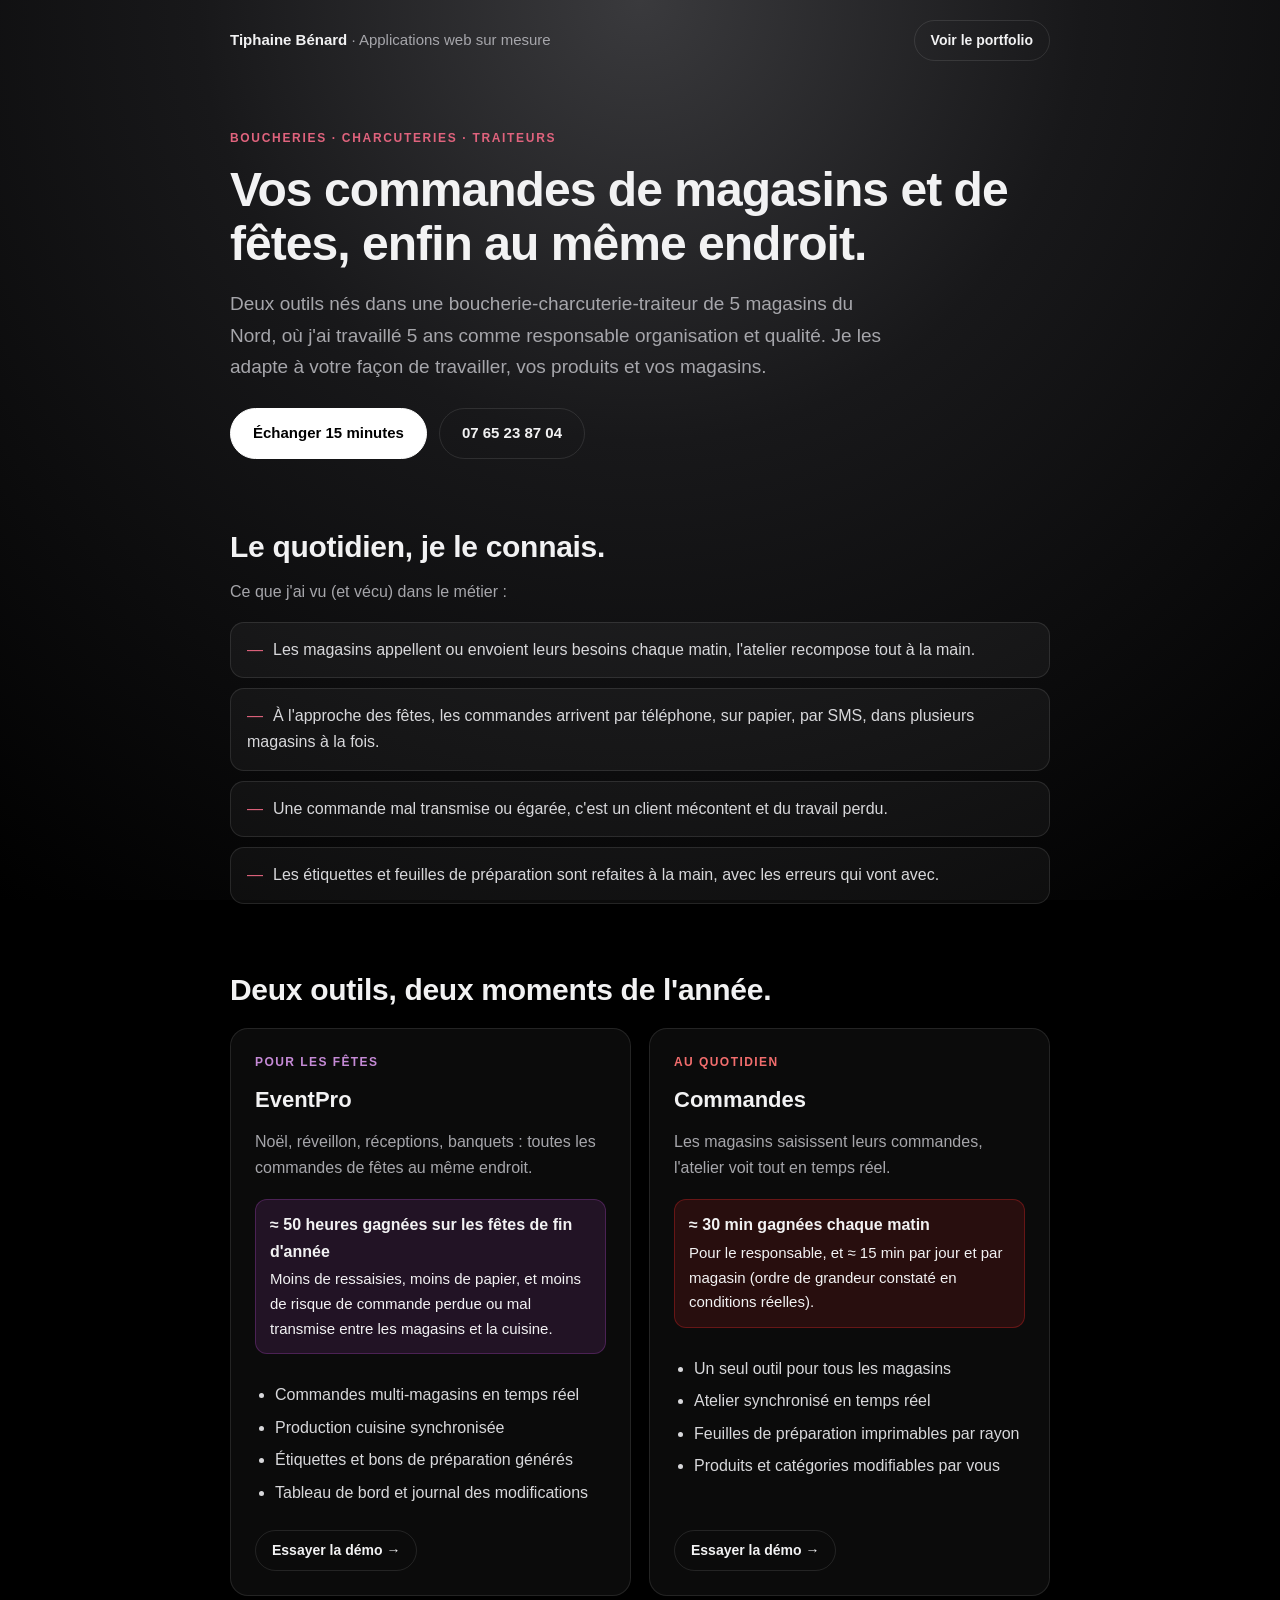
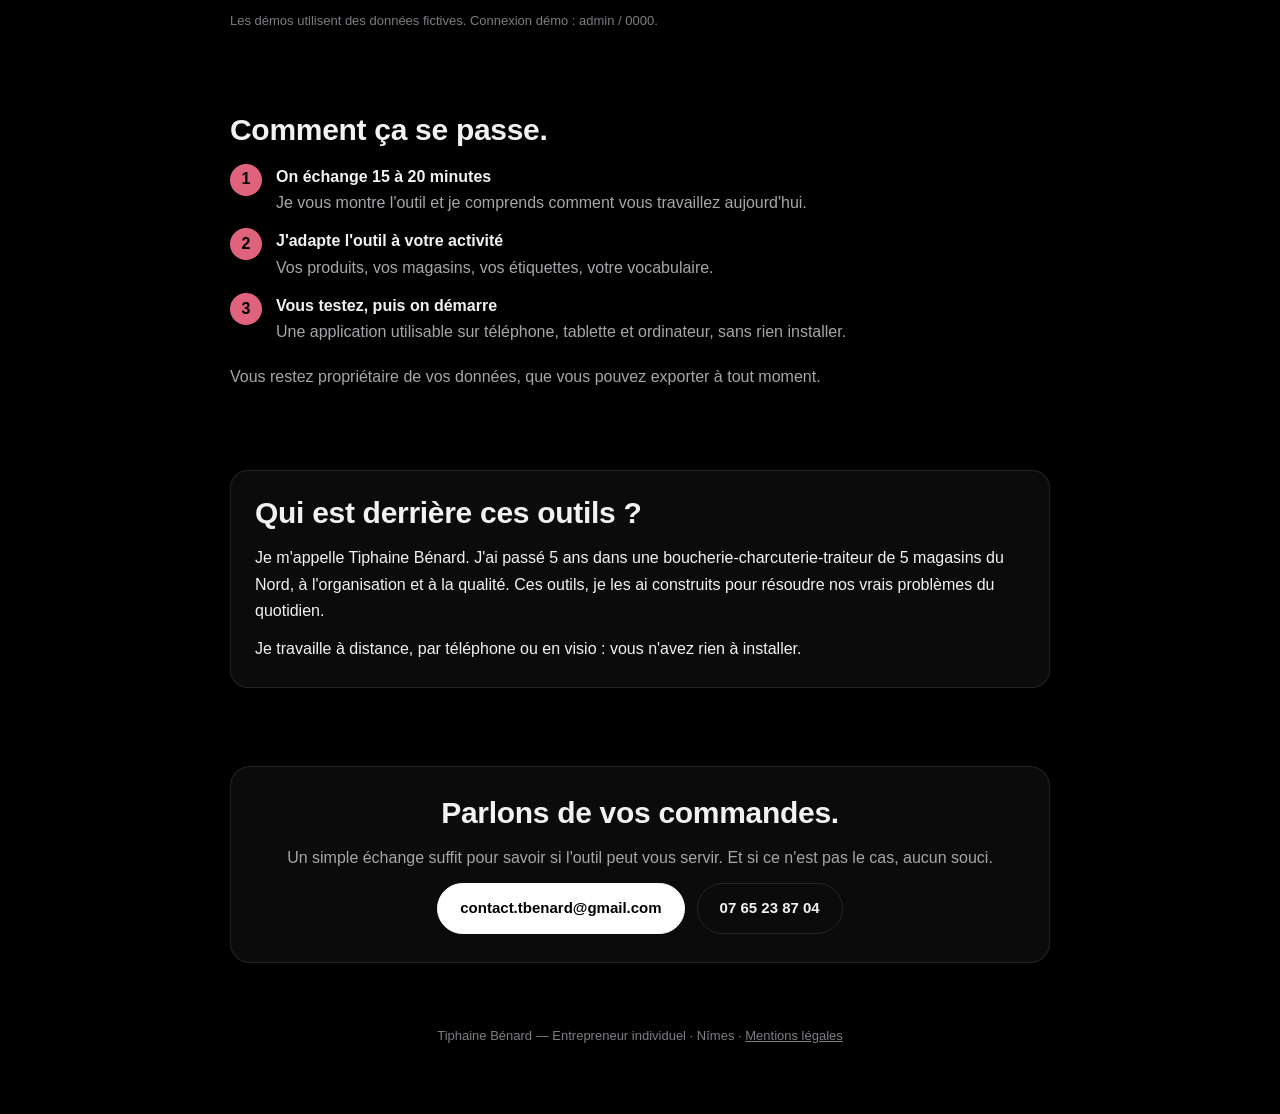
<file: boucheries-traiteurs.html>
<!DOCTYPE html>
<html lang="fr">
<head>
<meta charset="UTF-8">
<meta name="viewport" content="width=device-width,initial-scale=1,viewport-fit=cover">
<meta name="theme-color" content="#000000">
<title>Commandes multi-magasins et fêtes — boucheries, charcuteries, traiteurs | Tiphaine Bénard</title>
<meta name="description" content="Deux outils pour les boucheries-charcuteries-traiteurs : commandes quotidiennes entre magasins et atelier, et commandes de fêtes de fin d'année. Nés dans une boucherie de 5 magasins du Nord, adaptés à votre façon de travailler.">
<link rel="icon" type="image/png" sizes="32x32" href="assets/favicon-32x32-v3.png">
<link rel="apple-touch-icon" sizes="180x180" href="assets/apple-touch-icon-v3.png">
<meta property="og:title" content="Vos commandes de magasins et de fêtes, enfin au même endroit">
<meta property="og:description" content="Outils sur mesure pour boucheries, charcuteries et traiteurs — par Tiphaine Bénard.">
<meta property="og:type" content="website">
<style>
  :root{
    --bg:#000; --text:#f2f2f3; --muted:#a6a6ab; --faint:#7d7d83;
    --accent:#e0637d; --card:rgba(255,255,255,.045); --line:rgba(255,255,255,.1);
    --red:#dc2626; --violet:#8b3a9c;
  }
  *{box-sizing:border-box;}
  html{scroll-behavior:smooth;}
  body{margin:0;background:radial-gradient(circle at 50% 0%,#3a3a3d 0%,#18181a 40%,#000 100%) fixed;background-color:var(--bg);color:var(--text);
    font-family:-apple-system,BlinkMacSystemFont,'Segoe UI',Roboto,sans-serif;line-height:1.65;-webkit-font-smoothing:antialiased;}
  a{color:var(--accent);text-decoration:none;}
  a:hover{text-decoration:underline;}
  .wrap{max-width:860px;margin:0 auto;padding:0 20px;}
  header.top{display:flex;justify-content:space-between;align-items:center;gap:12px;padding:20px 0;}
  header.top .brand{font-weight:700;font-size:15px;color:var(--text);}
  header.top .brand span{color:var(--muted);font-weight:400;}
  .btn{display:inline-block;padding:12px 22px;border-radius:999px;font-weight:600;font-size:15px;border:1px solid var(--line);color:var(--text);background:transparent;cursor:pointer;}
  .btn:hover{text-decoration:none;border-color:rgba(255,255,255,.35);}
  .btn.primary{background:#fff;color:#000;border-color:#fff;}
  .btn.primary:hover{background:#e9e9ea;}
  .btn.small{padding:8px 16px;font-size:14px;}
  .hero{padding:48px 0 36px;}
  .eyebrow{font-size:12px;letter-spacing:.14em;text-transform:uppercase;color:var(--accent);font-weight:600;margin-bottom:14px;}
  h1{font-size:clamp(30px,6vw,48px);line-height:1.12;margin:0 0 18px;letter-spacing:-.02em;}
  .lead{font-size:clamp(16px,2.4vw,19px);color:var(--muted);max-width:660px;margin:0 0 26px;}
  .cta-row{display:flex;flex-wrap:wrap;gap:12px;}
  section{padding:34px 0;}
  h2{font-size:clamp(22px,4vw,30px);line-height:1.2;margin:0 0 14px;letter-spacing:-.01em;}
  p{margin:0 0 12px;}
  .muted{color:var(--muted);}
  .pain{list-style:none;margin:16px 0 0;padding:0;display:grid;gap:10px;}
  .pain li{background:var(--card);border:1px solid var(--line);border-radius:14px;padding:14px 16px;color:#d8d8db;}
  .pain li::before{content:"—";color:var(--accent);margin-right:10px;}
  .cards{display:grid;gap:18px;margin-top:20px;}
  @media(min-width:760px){.cards{grid-template-columns:1fr 1fr;}}
  .card{background:var(--card);border:1px solid var(--line);border-radius:18px;padding:24px;display:flex;flex-direction:column;}
  .card .tag{font-size:12px;letter-spacing:.12em;text-transform:uppercase;font-weight:700;margin-bottom:10px;}
  .card.cmd .tag{color:#f26d6d;} .card.evt .tag{color:#c58ad6;}
  .card h3{margin:0 0 10px;font-size:22px;}
  .card ul{margin:12px 0 18px;padding-left:20px;color:#d8d8db;}
  .card li{margin-bottom:6px;}
  .gain{border-radius:12px;padding:12px 14px;margin:6px 0 16px;font-size:15px;}
  .card.cmd .gain{background:rgba(220,38,38,.14);border:1px solid rgba(220,38,38,.35);}
  .card.evt .gain{background:rgba(139,58,156,.18);border:1px solid rgba(139,58,156,.4);}
  .gain strong{display:block;font-size:16px;margin-bottom:2px;}
  .card .push{margin-top:auto;}
  .about{background:var(--card);border:1px solid var(--line);border-radius:18px;padding:24px;}
  .steps{counter-reset:s;list-style:none;margin:16px 0 0;padding:0;display:grid;gap:12px;}
  .steps li{counter-increment:s;display:flex;gap:14px;align-items:flex-start;}
  .steps li::before{content:counter(s);flex:0 0 32px;height:32px;border-radius:50%;background:var(--accent);color:#000;font-weight:700;display:flex;align-items:center;justify-content:center;}
  .contact{background:var(--card);border:1px solid var(--line);border-radius:20px;padding:28px;text-align:center;margin-top:10px;}
  .contact p{color:var(--muted);}
  .note{font-size:13px;color:var(--faint);margin-top:14px;}
  footer{padding:28px 0 56px;font-size:13px;color:var(--faint);text-align:center;}
  footer a{color:inherit;text-decoration:underline;}

  /* ───────── Téléphone : tout est resserré (texte, boutons, marges) ───────── */
  @media(max-width:600px){
    body{line-height:1.5;font-size:15px;}
    .wrap{padding:0 16px;}
    header.top{padding:12px 0;gap:8px;}
    header.top .brand{font-size:14px;}
    header.top .brand span{display:none;}
    .btn{font-size:14px;padding:10px 16px;white-space:nowrap;}
    .btn.small{font-size:13px;padding:7px 13px;}
    .hero{padding:18px 0 10px;}
    .eyebrow{font-size:10.5px;margin-bottom:10px;}
    h1{font-size:25px;line-height:1.15;margin-bottom:10px;}
    .lead{font-size:14.5px;line-height:1.5;margin-bottom:16px;}
    .cta-row{gap:8px;}
    .cta-row .btn{flex:1 1 auto;text-align:center;}
    section{padding:20px 0;}
    h2{font-size:20px;margin-bottom:10px;}
    p{margin-bottom:8px;}
    .pain{gap:8px;margin-top:10px;}
    .pain li{padding:10px 12px;font-size:14px;line-height:1.45;border-radius:12px;}
    .cards{gap:14px;margin-top:14px;}
    .card{padding:16px;border-radius:16px;}
    .card .tag{font-size:11px;margin-bottom:6px;}
    .card h3{font-size:19px;margin-bottom:6px;}
    .card p{font-size:14px;}
    .gain{font-size:13.5px;line-height:1.45;padding:10px 12px;margin:4px 0 12px;}
    .gain strong{font-size:14.5px;}
    .card ul{font-size:14px;margin:8px 0 14px;padding-left:18px;}
    .card li{margin-bottom:4px;}
    .steps{gap:10px;margin-top:12px;font-size:14px;}
    .steps li{gap:10px;}
    .steps li::before{flex-basis:26px;height:26px;font-size:13px;}
    .contact{padding:18px 16px;border-radius:16px;}
    .note{font-size:12px;margin-top:10px;}
    footer{padding:18px 0 36px;font-size:12px;}
  }
</style>
</head>
<body>
<div class="wrap">

  <header class="top">
    <div class="brand">Tiphaine Bénard <span>· Applications web sur mesure</span></div>
    <a class="btn small" href="index.html#portfolio">Voir le portfolio</a>
  </header>

  <main>
    <div class="hero">
      <div class="eyebrow">Boucheries · Charcuteries · Traiteurs</div>
      <h1>Vos commandes de magasins et de fêtes, enfin au même endroit.</h1>
      <p class="lead">Deux outils nés dans une boucherie-charcuterie-traiteur de 5 magasins du Nord, où j'ai travaillé 5 ans comme responsable organisation et qualité. Je les adapte à votre façon de travailler, vos produits et vos magasins.</p>
      <div class="cta-row">
        <a class="btn primary" href="mailto:contact.tbenard@gmail.com?subject=Commandes%20et%20f%C3%AAtes%20-%20demande%20d'%C3%A9change">Échanger 15 minutes</a>
        <a class="btn" href="tel:0765238704">07 65 23 87 04</a>
      </div>
    </div>

    <section>
      <h2>Le quotidien, je le connais.</h2>
      <p class="muted">Ce que j'ai vu (et vécu) dans le métier :</p>
      <ul class="pain">
        <li>Les magasins appellent ou envoient leurs besoins chaque matin, l'atelier recompose tout à la main.</li>
        <li>À l'approche des fêtes, les commandes arrivent par téléphone, sur papier, par SMS, dans plusieurs magasins à la fois.</li>
        <li>Une commande mal transmise ou égarée, c'est un client mécontent et du travail perdu.</li>
        <li>Les étiquettes et feuilles de préparation sont refaites à la main, avec les erreurs qui vont avec.</li>
      </ul>
    </section>

    <section>
      <h2>Deux outils, deux moments de l'année.</h2>
      <div class="cards">

        <article class="card evt">
          <div class="tag">Pour les fêtes</div>
          <h3>EventPro</h3>
          <p class="muted">Noël, réveillon, réceptions, banquets : toutes les commandes de fêtes au même endroit.</p>
          <div class="gain"><strong>≈ 50 heures gagnées sur les fêtes de fin d'année</strong>Moins de ressaisies, moins de papier, et moins de risque de commande perdue ou mal transmise entre les magasins et la cuisine.</div>
          <ul>
            <li>Commandes multi-magasins en temps réel</li>
            <li>Production cuisine synchronisée</li>
            <li>Étiquettes et bons de préparation générés</li>
            <li>Tableau de bord et journal des modifications</li>
          </ul>
          <div class="push"><a class="btn small" href="EventPro_Demo/index.html">Essayer la démo →</a></div>
        </article>

        <article class="card cmd">
          <div class="tag">Au quotidien</div>
          <h3>Commandes</h3>
          <p class="muted">Les magasins saisissent leurs commandes, l'atelier voit tout en temps réel.</p>
          <div class="gain"><strong>≈ 30 min gagnées chaque matin</strong>Pour le responsable, et ≈ 15 min par jour et par magasin (ordre de grandeur constaté en conditions réelles).</div>
          <ul>
            <li>Un seul outil pour tous les magasins</li>
            <li>Atelier synchronisé en temps réel</li>
            <li>Feuilles de préparation imprimables par rayon</li>
            <li>Produits et catégories modifiables par vous</li>
          </ul>
          <div class="push"><a class="btn small" href="Commandes_Demo/index.html">Essayer la démo →</a></div>
        </article>

      </div>
      <p class="note">Les démos utilisent des données fictives. Connexion démo : admin / 0000.</p>
    </section>

    <section>
      <h2>Comment ça se passe.</h2>
      <ol class="steps">
        <li><div><strong>On échange 15 à 20 minutes</strong><br><span class="muted">Je vous montre l'outil et je comprends comment vous travaillez aujourd'hui.</span></div></li>
        <li><div><strong>J'adapte l'outil à votre activité</strong><br><span class="muted">Vos produits, vos magasins, vos étiquettes, votre vocabulaire.</span></div></li>
        <li><div><strong>Vous testez, puis on démarre</strong><br><span class="muted">Une application utilisable sur téléphone, tablette et ordinateur, sans rien installer.</span></div></li>
      </ol>
      <p class="muted" style="margin-top:18px;">Vous restez propriétaire de vos données, que vous pouvez exporter à tout moment.</p>
    </section>

    <section>
      <div class="about">
        <h2>Qui est derrière ces outils ?</h2>
        <p>Je m'appelle Tiphaine Bénard. J'ai passé 5 ans dans une boucherie-charcuterie-traiteur de 5 magasins du Nord, à l'organisation et à la qualité. Ces outils, je les ai construits pour résoudre nos vrais problèmes du quotidien.</p>
        <p style="margin-bottom:0">Je travaille à distance, par téléphone ou en visio : vous n'avez rien à installer.</p>
      </div>
    </section>

    <section>
      <div class="contact">
        <h2>Parlons de vos commandes.</h2>
        <p>Un simple échange suffit pour savoir si l'outil peut vous servir. Et si ce n'est pas le cas, aucun souci.</p>
        <div class="cta-row" style="justify-content:center;">
          <a class="btn primary" href="mailto:contact.tbenard@gmail.com?subject=Commandes%20et%20f%C3%AAtes%20-%20demande%20d'%C3%A9change">contact.tbenard@gmail.com</a>
          <a class="btn" href="tel:0765238704">07 65 23 87 04</a>
        </div>
      </div>
    </section>
  </main>

  <footer>
    <p>Tiphaine Bénard — Entrepreneur individuel · Nîmes · <a href="mentions-legales.html">Mentions légales</a></p>
  </footer>
</div>
</body>
</html>
</file>
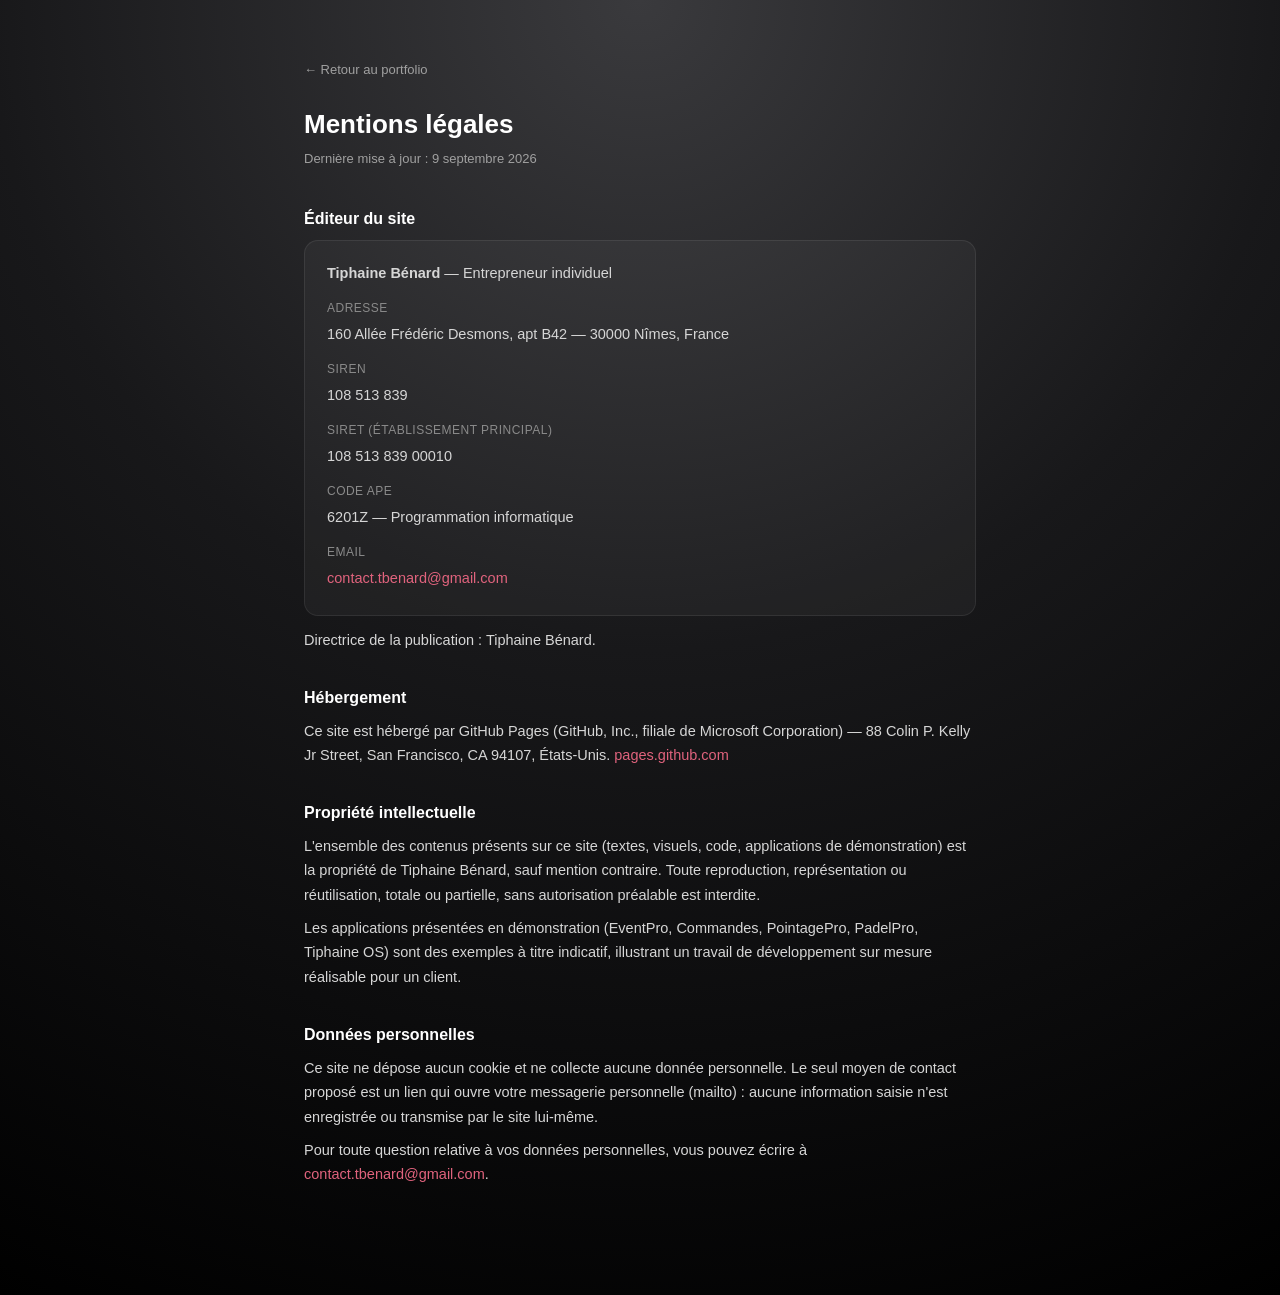
<file: mentions-legales.html>
<!DOCTYPE html>
<html lang="fr">
<head>
<meta charset="UTF-8">
<meta name="viewport" content="width=device-width,initial-scale=1,viewport-fit=cover">
<meta name="theme-color" content="#000000">
<title>Mentions légales — Tiphaine Bénard</title>
<meta name="robots" content="noindex">
<link rel="icon" type="image/x-icon" href="assets/favicon-v3.ico">
<style>
  *{box-sizing:border-box;}
  html,body{margin:0;padding:0;min-height:100%;background:#000;color:#fff;font-family:-apple-system,BlinkMacSystemFont,'Segoe UI',sans-serif;}
  body{background:radial-gradient(circle at 50% 0%, #3a3a3d 0%, #18181a 45%, #000 100%);}
  .wrap{max-width:720px;margin:0 auto;padding:60px 24px 100px;}
  a{color:#e0637d;text-decoration:none;}
  a:hover{text-decoration:underline;}
  a.back{display:inline-block;margin-bottom:32px;font-size:13px;color:#a0a0a0;}
  h1{font-size:26px;margin:0 0 8px;}
  .sub{color:#a0a0a0;font-size:13px;margin-bottom:40px;}
  h2{font-size:16px;margin:36px 0 12px;color:#fff;}
  p{font-size:14.5px;line-height:1.7;color:#d6d6d6;margin:0 0 8px;}
  .card{background:rgba(255,255,255,0.04);border:1px solid rgba(255,255,255,0.08);border-radius:14px;padding:20px 22px;margin-bottom:8px;}
  .card p{margin:0 0 4px;}
  .card .label{color:#8a8a8a;font-size:12px;text-transform:uppercase;letter-spacing:.04em;margin-top:12px;}
  .card .label:first-child{margin-top:0;}
</style>
</head>
<body>
  <div class="wrap">
    <a href="index.html" class="back">← Retour au portfolio</a>
    <h1>Mentions légales</h1>
    <p class="sub">Dernière mise à jour : 9 septembre 2026</p>

    <h2>Éditeur du site</h2>
    <div class="card">
      <p><strong>Tiphaine Bénard</strong> — Entrepreneur individuel</p>
      <p class="label">Adresse</p>
      <p>160 Allée Frédéric Desmons, apt B42 — 30000 Nîmes, France</p>
      <p class="label">SIREN</p>
      <p>108 513 839</p>
      <p class="label">SIRET (établissement principal)</p>
      <p>108 513 839 00010</p>
      <p class="label">Code APE</p>
      <p>6201Z — Programmation informatique</p>
      <p class="label">Email</p>
      <p><a href="mailto:contact.tbenard@gmail.com">contact.tbenard@gmail.com</a></p>
    </div>
    <p style="margin-top:12px;">Directrice de la publication : Tiphaine Bénard.</p>

    <h2>Hébergement</h2>
    <p>Ce site est hébergé par GitHub Pages (GitHub, Inc., filiale de Microsoft Corporation) — 88 Colin P. Kelly Jr Street, San Francisco, CA 94107, États-Unis. <a href="https://pages.github.com" target="_blank" rel="noopener">pages.github.com</a></p>

    <h2>Propriété intellectuelle</h2>
    <p>L'ensemble des contenus présents sur ce site (textes, visuels, code, applications de démonstration) est la propriété de Tiphaine Bénard, sauf mention contraire. Toute reproduction, représentation ou réutilisation, totale ou partielle, sans autorisation préalable est interdite.</p>
    <p>Les applications présentées en démonstration (EventPro, Commandes, PointagePro, PadelPro, Tiphaine OS) sont des exemples à titre indicatif, illustrant un travail de développement sur mesure réalisable pour un client.</p>

    <h2>Données personnelles</h2>
    <p>Ce site ne dépose aucun cookie et ne collecte aucune donnée personnelle. Le seul moyen de contact proposé est un lien qui ouvre votre messagerie personnelle (mailto) : aucune information saisie n'est enregistrée ou transmise par le site lui-même.</p>
    <p>Pour toute question relative à vos données personnelles, vous pouvez écrire à <a href="mailto:contact.tbenard@gmail.com">contact.tbenard@gmail.com</a>.</p>
  </div>
</body>
</html>
</file>
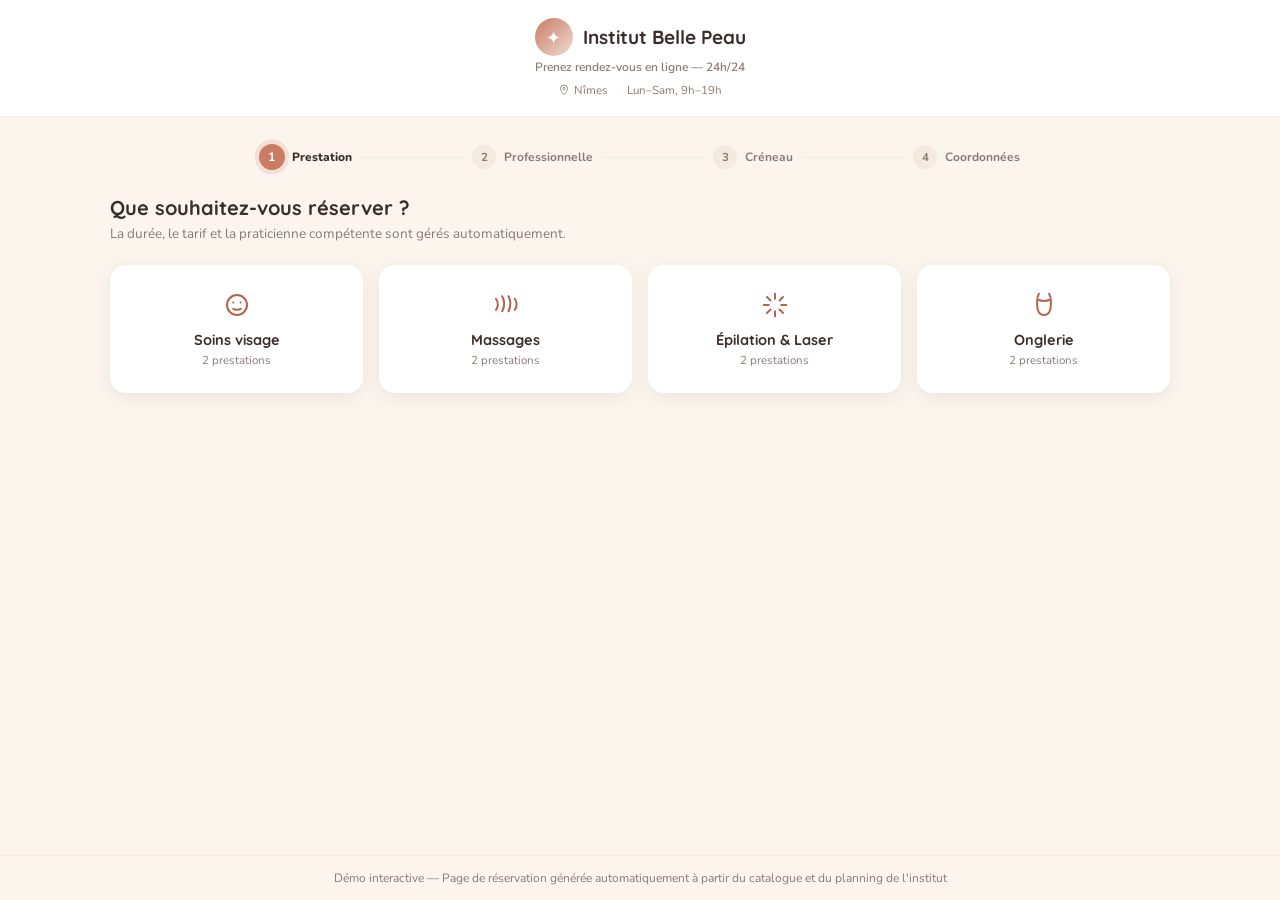
<file: BeautyPro_Demo/reservation.html>
<!DOCTYPE html>
<html lang="fr">
<head>
<meta charset="UTF-8">
<meta name="viewport" content="width=device-width, initial-scale=1.0">
<title>Institut Belle Peau — Réservation en ligne</title>
<link rel="preconnect" href="https://fonts.googleapis.com">
<link href="https://fonts.googleapis.com/css2?family=Quicksand:wght@400;500;600;700&family=Nunito:wght@400;600;700;800&display=swap" rel="stylesheet">
<style>
  :root{
    --creme:#FBF5EE;
    --creme-2:#F5EAE0;
    --blanc:#FFFFFF;
    --terracotta:#C97B63;
    --terracotta-dark:#B0654E;
    --rose:#F0DCD3;
    --sauge:#8FA98B;
    --sauge-fonce:#4C6B49;
    --rouge:#C0392B;
    --texte:#3A2E2A;
    --texte-clair:#8A7A72;
    --ombre:0 4px 18px rgba(58,46,42,0.08);
  }
  *{box-sizing:border-box; margin:0; padding:0;}
  html, body{height:100%;}
  body{
    font-family:'Nunito', sans-serif; background:var(--creme); color:var(--texte);
    display:flex; flex-direction:column; overflow:hidden;
  }
  h1,h2,h3,.brand{font-family:'Quicksand', sans-serif;}

  header{
    background:var(--blanc); padding:18px 28px; text-align:center;
    border-bottom:1px solid var(--creme-2); flex-shrink:0;
  }
  .brand{display:flex; align-items:center; justify-content:center; gap:10px;}
  .brand-icon{
    width:38px; height:38px; border-radius:50%; background:linear-gradient(135deg, var(--terracotta), var(--rose));
    display:flex; align-items:center; justify-content:center; color:white; font-size:18px; flex-shrink:0;
  }
  .brand-text{font-weight:700; font-size:19px; color:var(--texte);}
  .brand-sub{font-size:12px; color:var(--texte-clair); font-weight:600; margin-top:3px;}
  .infos-institut{font-size:11.5px; color:var(--texte-clair); margin-top:7px; display:flex; align-items:center; justify-content:center; gap:8px; flex-wrap:wrap;}
  .infos-institut .point{color:var(--creme-2);}

  main{
    margin:0 auto; padding:28px 20px 60px; flex:1 1 auto; overflow-y:auto; min-height:0; width:100%;
    max-width:760px; transition:max-width .2s ease;
  }
  main.large{max-width:1100px;}
  .etape{display:none; animation:apparait .25s ease;}
  .etape.actif{display:block;}
  @keyframes apparait{from{opacity:0; transform:translateY(6px)} to{opacity:1; transform:translateY(0)}}

  .fil-conteneur{margin-bottom:26px; max-width:760px; margin-left:auto; margin-right:auto;}
  .fil{display:flex; align-items:center; gap:0; flex-wrap:wrap;}
  .fil .etape-fil{display:flex; align-items:center; gap:8px; font-size:12px; font-weight:700; color:var(--texte-clair); transition:.15s;}
  .fil .num{
    width:24px; height:24px; border-radius:50%; background:var(--creme-2); color:var(--texte-clair);
    display:flex; align-items:center; justify-content:center; font-size:11.5px; font-weight:700; flex-shrink:0; transition:.15s;
  }
  .fil .etape-fil.actif .num{background:var(--terracotta); color:white; box-shadow:0 0 0 4px rgba(201,123,99,0.18); transform:scale(1.08);}
  .fil .etape-fil.actif{color:var(--texte); font-weight:800;}
  .fil .etape-fil.fait .num{background:var(--sauge-fonce); color:white;}
  .fil .sep{flex:1; min-width:16px; height:1px; background:var(--creme-2); margin:0 8px;}
  .fil .libelle{display:none;}
  @media (min-width:460px){ .fil .libelle{display:inline;} }

  h2.titre-etape{font-size:20px; margin-bottom:4px;}
  p.sous-titre{color:var(--texte-clair); font-size:13.5px; margin-bottom:22px;}

  .btn{
    font-family:'Quicksand', sans-serif; background:var(--terracotta); color:white; border:none;
    padding:12px 22px; border-radius:24px; font-weight:700; font-size:14.5px; cursor:pointer; transition:.15s; box-shadow:var(--ombre);
  }
  .btn:hover{background:var(--terracotta-dark);}
  .btn-fantome{background:var(--blanc); color:var(--terracotta); border:1.5px solid var(--terracotta); box-shadow:none;}
  .btn-fantome:hover{background:var(--rose);}
  .btn-retour{background:none; border:none; color:var(--texte-clair); font-weight:700; font-size:13px; cursor:pointer; margin-bottom:16px; display:inline-flex; align-items:center; gap:4px;}
  .btn-retour:hover{color:var(--terracotta-dark);}
  .btn:disabled{background:#DCD0C7; color:#fff; cursor:not-allowed; box-shadow:none;}

  /* Reconnaissance cliente (déplacée dans l'étape Coordonnées) */
  .carte-reconnaissance{background:var(--blanc); border-radius:16px; padding:18px 20px; box-shadow:var(--ombre); margin-bottom:8px;}
  .carte-reconnaissance h4{font-size:14.5px; margin-bottom:6px;}
  .texte-reco-explication{font-size:12.5px; color:var(--texte-clair); margin-bottom:12px; line-height:1.4;}
  .ligne-tel{display:flex; gap:8px; flex-wrap:wrap;}
  .ligne-tel input{flex:1; min-width:160px; padding:10px 14px; border-radius:20px; border:1.5px solid var(--creme-2); font-size:13.5px; font-family:'Nunito',sans-serif;}
  .ligne-tel input:focus{outline:none; border-color:var(--terracotta);}
  .ligne-tel button{white-space:nowrap;}
  .indice-demo{font-size:11px; color:var(--texte-clair); margin-top:8px;}

  .separateur-ou{display:flex; align-items:center; gap:10px; margin:20px 0 14px; color:var(--texte-clair); font-size:11px; font-weight:700; text-transform:uppercase; letter-spacing:.04em;}
  .separateur-ou::before, .separateur-ou::after{content:''; flex:1; height:1px; background:var(--creme-2);}
  .texte-nouvelle-cliente{font-weight:700; font-size:13.5px; margin-bottom:14px; color:var(--texte);}

  .banniere-reco{
    background:linear-gradient(135deg, #EAF1E9, #F5EAE0); border:1px solid #CFE0CD; border-radius:16px;
    padding:20px 22px; margin:14px 0 8px;
  }
  .banniere-reco .salut{font-weight:700; font-size:16px; margin-bottom:10px;}
  .banniere-reco .ligne{font-size:13.5px; margin-bottom:4px; color:var(--texte);}
  .banniere-reco .ligne-forfait-match{background:#fff; border:1px solid #CFE0CD; border-radius:10px; padding:8px 12px; margin-top:10px; font-size:12.5px; font-weight:700; color:var(--sauge-fonce);}
  .barre-progression{background:#D9E6D7; border-radius:8px; height:9px; overflow:hidden; margin:10px 0 12px;}
  .barre-progression-remplie{background:var(--sauge-fonce); height:100%;}

  /* Catégories */
  .grille-categories{display:grid; grid-template-columns:repeat(2,1fr); gap:16px;}
  @media (min-width:700px){
    main.large .grille-categories{grid-template-columns:repeat(4,1fr);}
  }
  .carte-categorie{
    background:var(--blanc); border-radius:16px; padding:24px 18px; box-shadow:var(--ombre); cursor:pointer;
    text-align:center; transition:.15s; border:1.5px solid transparent;
  }
  .carte-categorie:hover{border-color:var(--terracotta); transform:translateY(-2px);}
  .carte-categorie .picto{margin-bottom:10px; color:var(--terracotta-dark); display:flex; align-items:center; justify-content:center;}
  .carte-categorie .picto svg{width:30px; height:30px;}
  .carte-categorie h3{font-size:14.5px;}
  .carte-categorie p{font-size:11.5px; color:var(--texte-clair); margin-top:3px;}

  /* Liste prestations */
  .carte-prestation{
    background:var(--blanc); border-radius:14px; padding:16px 18px; box-shadow:var(--ombre); margin-bottom:12px;
    display:flex; align-items:center; justify-content:space-between; gap:14px;
  }
  .carte-prestation .nom{font-weight:700; font-size:14.5px;}
  .carte-prestation .details{font-size:12.5px; color:var(--texte-clair); margin-top:3px;}
  .carte-prestation .acompte{display:inline-block; margin-top:5px; font-size:10.5px; font-weight:700; background:#FBEDE9; color:#A34A34; padding:2px 8px; border-radius:8px;}
  .carte-prestation .badge-forfait{display:inline-block; margin-top:5px; font-size:10.5px; font-weight:700; background:#EAF1E9; color:var(--sauge-fonce); padding:2px 8px; border-radius:8px;}

  /* Praticiennes */
  .grille-praticiennes{display:flex; flex-direction:column; gap:10px;}
  .opt-praticienne{
    background:var(--blanc); border:1.5px solid var(--creme-2); border-radius:14px; padding:14px 18px; cursor:pointer;
    display:flex; align-items:center; gap:12px; transition:.15s;
  }
  .opt-praticienne:hover{border-color:var(--terracotta);}
  .opt-praticienne.selectionne{border-color:var(--terracotta); background:var(--rose);}
  .opt-praticienne .avatar{
    width:38px; height:38px; border-radius:50%; background:var(--rose); color:var(--terracotta-dark);
    display:flex; align-items:center; justify-content:center; font-weight:700; font-family:'Quicksand',sans-serif; flex-shrink:0;
  }
  .opt-praticienne.peu-importe .avatar{background:var(--creme-2); color:var(--texte-clair);}
  .opt-praticienne .nom{font-weight:700; font-size:14px;}
  .opt-praticienne .sous{font-size:11.5px; color:var(--texte-clair);}

  /* Navigation par dates */
  .nav-dates{display:flex; gap:8px; overflow-x:auto; padding-bottom:4px; margin-bottom:20px;}
  .chip-date{
    flex-shrink:0; background:var(--blanc); border:1.5px solid var(--creme-2); border-radius:14px; padding:9px 16px;
    font-family:'Quicksand',sans-serif; font-weight:700; font-size:12.5px; color:var(--texte-clair); cursor:pointer; transition:.15s;
  }
  .chip-date:hover{border-color:var(--terracotta);}
  .chip-date.actif{background:var(--terracotta); border-color:var(--terracotta); color:white;}

  /* Créneaux */
  .bloc-jour{margin-bottom:18px;}
  .bloc-jour h4{font-size:12.5px; text-transform:uppercase; letter-spacing:.04em; color:var(--terracotta-dark); margin-bottom:10px;}
  .grille-creneaux{display:grid; grid-template-columns:repeat(auto-fill, minmax(90px,1fr)); gap:10px;}
  main.large .grille-creneaux{grid-template-columns:repeat(auto-fill, minmax(100px,1fr));}
  .creneau{
    background:var(--blanc); border:1.5px solid var(--creme-2); border-radius:12px; padding:11px 6px; text-align:center;
    font-weight:700; font-size:13.5px; cursor:pointer; transition:.15s;
  }
  .creneau:hover{border-color:var(--terracotta); color:var(--terracotta-dark);}
  .aucun-creneau{color:var(--texte-clair); font-size:13.5px; background:var(--blanc); border-radius:14px; padding:18px; text-align:center;}

  /* Formulaire coordonnées */
  .champ{margin-bottom:16px;}
  .champ label{display:block; font-size:13px; font-weight:700; margin-bottom:6px;}
  .champ input{
    width:100%; padding:11px 14px; border-radius:10px; border:1.5px solid var(--creme-2);
    font-family:'Nunito',sans-serif; font-size:14px; background:var(--blanc); color:var(--texte);
  }
  .champ input:focus{outline:none; border-color:var(--terracotta);}
  .note-forfait-inclus{background:#EAF1E9; border:1px solid #CFE0CD; color:var(--sauge-fonce); border-radius:10px; padding:10px 14px; font-size:12.5px; font-weight:700; margin-bottom:16px;}

  /* Récapitulatif */
  .recap{background:var(--blanc); border-radius:16px; padding:20px 22px; box-shadow:var(--ombre); margin-bottom:20px;}
  .recap .ligne, .carte-recap-finale .ligne{display:flex; justify-content:space-between; align-items:center; gap:12px; font-size:13.5px; padding:7px 0; border-bottom:1px solid var(--creme-2);}
  .recap .ligne:last-child, .carte-recap-finale .ligne:last-child{border-bottom:none;}
  .recap .ligne strong, .carte-recap-finale .ligne strong{color:var(--texte); text-align:right;}
  .recap .ligne span, .carte-recap-finale .ligne span{color:var(--texte-clair); flex-shrink:0;}
  .note-acompte{background:#FBEDE9; color:#A34A34; border:1px solid #E3B8AA; border-radius:10px; padding:10px 14px; font-size:12.5px; font-weight:600; margin-bottom:16px;}

  /* Confirmation */
  .confirmation-finale{text-align:center; padding:20px 0;}
  .confirmation-finale .picto{font-size:46px; margin-bottom:12px;}
  .confirmation-finale h2{font-size:21px; margin-bottom:8px;}
  .confirmation-finale p{color:var(--texte-clair); font-size:14px; margin-bottom:22px;}
  .carte-recap-finale{background:var(--blanc); border-radius:16px; padding:20px 22px; box-shadow:var(--ombre); text-align:left; margin-bottom:22px;}

  footer{text-align:center; padding:14px; font-size:12px; color:var(--texte-clair); flex-shrink:0; border-top:1px solid var(--creme-2); background:var(--creme);}
  .note-moteur{font-size:11px; color:var(--texte-clair); text-align:center; margin-top:10px; line-height:1.5;}

  @media (max-width:520px){
    .grille-categories{grid-template-columns:1fr 1fr;}
    main{padding:22px 14px 50px;}
  }
  @media (max-width:380px){
    .grille-categories{grid-template-columns:1fr;}
  }
</style>
</head>
<body>

<header>
  <div class="brand">
    <div class="brand-icon">✦</div>
    <div>
      <div class="brand-text">Institut Belle Peau</div>
    </div>
  </div>
  <div class="brand-sub">Prenez rendez-vous en ligne — 24h/24</div>
  <div class="infos-institut">
    <span style="display:inline-flex; align-items:center; gap:4px;"><svg width="12" height="12" viewBox="0 0 24 24" fill="none" stroke="currentColor" stroke-width="1.8"><path d="M12 21s7-6.6 7-12a7 7 0 1 0-14 0c0 5.4 7 12 7 12Z"/><circle cx="12" cy="9" r="2.4"/></svg> Nîmes</span>
    <span class="point">·</span>
    <span>Lun–Sam, 9h–19h</span>
  </div>
</header>

<main id="main-contenu">

  <div class="fil-conteneur" id="fil-conteneur">
    <div class="fil" id="fil-etapes">
      <div class="etape-fil" data-groupe="prestation"><span class="num">1</span><span class="libelle">Prestation</span></div>
      <div class="sep"></div>
      <div class="etape-fil" data-groupe="praticienne"><span class="num">2</span><span class="libelle">Professionnelle</span></div>
      <div class="sep"></div>
      <div class="etape-fil" data-groupe="creneau"><span class="num">3</span><span class="libelle">Créneau</span></div>
      <div class="sep"></div>
      <div class="etape-fil" data-groupe="coordonnees"><span class="num">4</span><span class="libelle">Coordonnées</span></div>
    </div>
  </div>

  <!-- ÉTAPE 0 : accueil + catégories -->
  <section class="etape actif" id="etape-accueil">
    <h2 class="titre-etape">Que souhaitez-vous réserver ?</h2>
    <p class="sous-titre">La durée, le tarif et la praticienne compétente sont gérés automatiquement.</p>
    <div class="grille-categories" id="grille-categories"></div>
  </section>

  <!-- ÉTAPE 1 : liste des prestations -->
  <section class="etape" id="etape-prestations">
    <button class="btn-retour" onclick="allerEtape('accueil')">‹ Retour aux catégories</button>
    <h2 class="titre-etape" id="titre-categorie"></h2>
    <p class="sous-titre">Choisissez la prestation souhaitée.</p>
    <div id="liste-prestations"></div>
  </section>

  <!-- ÉTAPE 2 : choix praticienne -->
  <section class="etape" id="etape-praticienne">
    <button class="btn-retour" onclick="allerEtape('prestations')">‹ Retour aux prestations</button>
    <h2 class="titre-etape" id="titre-prestation-choisie"></h2>
    <p class="sous-titre">Avec qui souhaitez-vous votre rendez-vous ?</p>
    <div class="grille-praticiennes" id="grille-praticiennes"></div>
    <div style="margin-top:20px;">
      <button class="btn" onclick="validerPraticienne()">Voir les disponibilités</button>
    </div>
  </section>

  <!-- ÉTAPE 3 : créneaux -->
  <section class="etape" id="etape-creneaux">
    <button class="btn-retour" onclick="allerEtape('praticienne')">‹ Retour</button>
    <h2 class="titre-etape">Choisissez un créneau</h2>
    <p class="sous-titre" id="sous-titre-creneaux"></p>
    <div class="nav-dates" id="nav-dates"></div>
    <div id="zone-creneaux"></div>
  </section>

  <!-- ÉTAPE 4 : coordonnées (inclut désormais la reconnaissance cliente) -->
  <section class="etape" id="etape-coordonnees">
    <button class="btn-retour" onclick="allerEtape('creneaux')">‹ Retour aux créneaux</button>
    <h2 class="titre-etape">Vos coordonnées</h2>
    <p class="sous-titre">Pour confirmer votre rendez-vous et vous envoyer un rappel.</p>

    <div class="carte-reconnaissance" id="carte-reconnaissance">
      <h4>Déjà cliente chez nous ?</h4>
      <p class="texte-reco-explication">Entrez votre numéro de téléphone pour retrouver votre dossier et vos éventuels forfaits.</p>
      <div class="ligne-tel">
        <input type="text" id="tel-reconnaissance" placeholder="Votre numéro de téléphone">
        <button class="btn btn-fantome" onclick="tenterReconnaissance()">Me reconnaître</button>
      </div>
      <div class="indice-demo">Démo : essayez 06 34 56 78 90</div>
    </div>

    <div id="banniere-cliente-connue"></div>

    <div class="separateur-ou"><span>ou</span></div>
    <div class="texte-nouvelle-cliente">Continuer comme nouvelle cliente</div>

    <div class="champ"><label>Prénom</label><input type="text" id="cl-prenom"></div>
    <div class="champ"><label>Nom</label><input type="text" id="cl-nom"></div>
    <div class="champ"><label>Téléphone</label><input type="text" id="cl-telephone"></div>
    <div class="champ"><label>Email</label><input type="text" id="cl-email"></div>
    <div id="zone-note-forfait-inclus"></div>
    <button class="btn" onclick="allerRecap()">Continuer</button>
  </section>

  <!-- ÉTAPE 5 : récapitulatif -->
  <section class="etape" id="etape-recap">
    <button class="btn-retour" onclick="allerEtape('coordonnees')">‹ Modifier mes coordonnées</button>
    <h2 class="titre-etape">Vérifiez votre rendez-vous</h2>
    <div class="recap" id="zone-recap"></div>
    <div id="zone-note-acompte"></div>
    <button class="btn" onclick="validerReservation()">Confirmer le rendez-vous</button>
  </section>

  <!-- ÉTAPE 6 : confirmation -->
  <section class="etape" id="etape-confirmation">
    <div class="confirmation-finale">
      <div class="picto">✓</div>
      <h2>C'est réservé !</h2>
      <p>Un email de confirmation vient d'être envoyé. Un rappel automatique sera envoyé avant votre rendez-vous.</p>
      <div class="carte-recap-finale" id="zone-recap-finale"></div>
      <button class="btn btn-fantome" onclick="reinitialiser()">Prendre un autre rendez-vous</button>
      <div class="note-moteur">Ce rendez-vous apparaît instantanément dans le planning de l'institut, avec la bonne praticienne et la bonne cabine réservées. Statut : « À confirmer » — il sera validé par l'institut.</div>
    </div>
  </section>

</main>

<footer>Démo interactive — Page de réservation générée automatiquement à partir du catalogue et du planning de l'institut</footer>

<!-- Couche de données partagée avec index.html (voir beautypro-data.js) -->
<script src="beautypro-data.js"></script>
<script>
  // ---------- Données (chargées depuis la couche partagée beautypro-data.js — même source que le back-office) ----------
  const cabines = BP_CABINES;
  const OUVERTURE = BP_OUVERTURE, FERMETURE = BP_FERMETURE;
  const minVersHeureStr = bpMinVersHeureStr;
  const formatDuree = bpFormatDuree;

  let { prestations, praticiennes, clientes, rdvs } = bpInitDonnees();

  let etapeActive = 'accueil';
  let clienteReconnue = null;
  let selection = { categorie:null, prestationId:null, praticienneId:null, debut:null, dateActive:BP_DATE_REF, offsetActif:0, praticienneAttribuee:null };

  // ---------- Icônes (SVG line-icons, pas d'emoji) ----------
  const ICONES_SVG = {
    "Soins visage": `<svg viewBox="0 0 24 24" fill="none" stroke="currentColor" stroke-width="1.6" stroke-linecap="round"><circle cx="12" cy="12" r="8"/><path d="M9 10h.01M15 10h.01"/><path d="M9 15c1 1 5 1 6 0"/></svg>`,
    "Massages": `<svg viewBox="0 0 24 24" fill="none" stroke="currentColor" stroke-width="1.6" stroke-linecap="round" stroke-linejoin="round"><path d="M4 16c2-3 2-6 0-9M9 17c2-4 2-8 0-12M14 17c2-4 2-8 0-12M19 16c2-3 2-6 0-9"/></svg>`,
    "Épilation & Laser": `<svg viewBox="0 0 24 24" fill="none" stroke="currentColor" stroke-width="1.6" stroke-linecap="round" stroke-linejoin="round"><path d="M12 3v4M12 17v4M3 12h4M17 12h4M5.6 5.6l2.8 2.8M15.6 15.6l2.8 2.8M18.4 5.6l-2.8 2.8M8.4 15.6l-2.8 2.8"/></svg>`,
    "Onglerie": `<svg viewBox="0 0 24 24" fill="none" stroke="currentColor" stroke-width="1.6" stroke-linecap="round" stroke-linejoin="round"><path d="M8 3c-2 3-2 12 0 15 1 1.5 3 2 4 2s3-.5 4-2c2-3 2-12 0-15"/><path d="M8 8c2 1 6 1 8 0"/></svg>`
  };
  function iconeCategorie(cat){ return ICONES_SVG[cat] || `<svg viewBox="0 0 24 24" fill="none" stroke="currentColor" stroke-width="1.6"><circle cx="12" cy="12" r="8"/></svg>`; }

  const GROUPE_PAR_ETAPE = { accueil:'prestation', prestations:'prestation', praticienne:'praticienne', creneaux:'creneau', coordonnees:'coordonnees', recap:'coordonnees', confirmation:null };
  const ORDRE_GROUPES = ['prestation','praticienne','creneau','coordonnees'];

  function majFilEtapes(nom){
    const conteneur = document.getElementById('fil-conteneur');
    const groupeActif = GROUPE_PAR_ETAPE[nom];
    if(!groupeActif){ conteneur.style.display = 'none'; return; }
    conteneur.style.display = 'block';
    const idxActif = ORDRE_GROUPES.indexOf(groupeActif);
    document.querySelectorAll('.etape-fil').forEach(el=>{
      const idx = ORDRE_GROUPES.indexOf(el.dataset.groupe);
      el.classList.toggle('actif', idx===idxActif);
      el.classList.toggle('fait', idx<idxActif);
    });
  }

  // La largeur du parcours est dynamique : large sur l'accueil (catégories en grille),
  // plus étroite et confortable à lire sur toutes les étapes suivantes.
  function allerEtape(nom){
    document.querySelectorAll('.etape').forEach(e=>e.classList.remove('actif'));
    document.getElementById('etape-'+nom).classList.add('actif');
    etapeActive = nom;
    majFilEtapes(nom);
    document.getElementById('main-contenu').classList.toggle('large', nom === 'accueil');
    document.querySelector('main').scrollTo ? document.getElementById('main-contenu').scrollTo(0,0) : window.scrollTo(0,0);
  }

  // ---------- Reconnaissance cliente (étape Coordonnées) ----------
  // ⚠️ Démo uniquement : la reconnaissance se fait ici par simple correspondance de numéro de téléphone.
  // PRODUCTION : il faudrait une vérification par SMS ou email avant d'afficher le dossier d'une cliente.
  function tenterReconnaissance(){
    const tel = bpNormaliserTel(document.getElementById('tel-reconnaissance').value);
    const c = clientes.find(cl => bpNormaliserTel(cl.telephone) === tel && tel.length>0);
    const zone = document.getElementById('banniere-cliente-connue');
    if(!c){
      zone.innerHTML = `<div class="indice-demo" style="margin-bottom:16px;">Aucune fiche trouvée avec ce numéro — vous pouvez continuer comme nouvelle cliente ci-dessous, votre fiche sera créée automatiquement.</div>`;
      clienteReconnue = null;
      return;
    }
    clienteReconnue = c;
    const { prenom, nom } = bpPrenomNom(c.nom);

    // Préremplissage automatique des coordonnées.
    document.getElementById('cl-prenom').value = prenom;
    document.getElementById('cl-nom').value = nom;
    document.getElementById('cl-telephone').value = c.telephone;
    document.getElementById('cl-email').value = c.email;

    const forfaitCorrespond = c.forfait && selection.prestationId!==null && c.forfait.prestationId === selection.prestationId;

    if(c.forfait){
      const pct = Math.round((c.forfait.actuel/c.forfait.total)*100);
      zone.innerHTML = `
        <div class="banniere-reco">
          <div class="salut">Bonjour ${prenom} 👋</div>
          <div class="ligne">${c.forfait.soin} — <strong>${c.forfait.actuel} séances réalisées sur ${c.forfait.total}</strong></div>
          <div class="barre-progression"><div class="barre-progression-remplie" style="width:${pct}%"></div></div>
          <div class="ligne">Dernière séance : ${c.forfait.derniereSeance}</div>
          <div class="ligne">Prochaine séance recommandée à partir du ${c.forfait.prochaineRecommandee}</div>
          ${forfaitCorrespond ? `<div class="ligne-forfait-match">Cette réservation sera comptée dans votre forfait.</div>` : ''}
        </div>`;
    } else {
      zone.innerHTML = `<div class="banniere-reco"><div class="salut">Bonjour ${prenom} 👋</div><div class="ligne">Ravis de vous revoir. Vos coordonnées ont été préremplies ci-dessous.</div></div>`;
    }

    majNoteForfaitInclus(forfaitCorrespond);
  }

  function majNoteForfaitInclus(forfaitCorrespond){
    document.getElementById('zone-note-forfait-inclus').innerHTML = forfaitCorrespond
      ? `<div class="note-forfait-inclus">Cette réservation sera comptée dans votre forfait.</div>` : '';
  }

  // ---------- Catégories & prestations ----------
  function trouverPrestation(id){ return prestations.find(p=>p.id===id); }

  function rendreCategories(){
    const categories = [...new Set(prestations.filter(p=>p.reservableEnLigne).map(p=>p.categorie))];
    document.getElementById('grille-categories').innerHTML = categories.map(cat=>{
      const n = prestations.filter(p=>p.categorie===cat && p.reservableEnLigne).length;
      return `<div class="carte-categorie" onclick="ouvrirCategorie('${cat}')">
        <div class="picto">${iconeCategorie(cat)}</div>
        <h3>${cat}</h3>
        <p>${n} prestation${n>1?'s':''}</p>
      </div>`;
    }).join('');
  }

  function ouvrirCategorie(cat){
    selection.categorie = cat;
    document.getElementById('titre-categorie').textContent = cat;
    document.getElementById('liste-prestations').innerHTML = prestations.filter(p=>p.categorie===cat && p.reservableEnLigne).map(p=>{
      // Par défaut, une séance à 0€ est présentée comme "Séance de forfait" — on n'affirme
      // "Inclus dans votre forfait" que plus tard, une fois la cliente reconnue et son forfait vérifié.
      const prixAffiche = p.prix>0 ? p.prix+' €' : 'Séance de forfait';
      return `
      <div class="carte-prestation">
        <div>
          <div class="nom">${p.nom}</div>
          <div class="details">${formatDuree(p.duree)} · ${prixAffiche}</div>
          ${p.acompte>0 ? `<div class="acompte">Acompte de ${p.acompte} € à la réservation</div>` : ''}
        </div>
        <button class="btn" onclick="choisirPrestation(${p.id})">Choisir</button>
      </div>`;
    }).join('');
    allerEtape('prestations');
  }

  function choisirPrestation(id){
    selection.prestationId = id;
    ouvrirEtapePraticienne();
  }

  // ---------- Praticienne ----------
  function ouvrirEtapePraticienne(){
    const p = trouverPrestation(selection.prestationId);
    document.getElementById('titre-prestation-choisie').textContent = `${p.nom} — ${formatDuree(p.duree)} · ${p.prix>0 ? p.prix+' €' : 'forfait'}`;
    const competentes = praticiennes.filter(pr=>pr.competences.includes(p.categorie));
    selection.praticienneId = 'peu-importe';
    document.getElementById('grille-praticiennes').innerHTML =
      `<div class="opt-praticienne peu-importe selectionne" data-id="peu-importe" onclick="choisirPraticienne('peu-importe')">
        <div class="avatar">?</div>
        <div><div class="nom">Peu importe</div><div class="sous">Premier créneau disponible, toutes praticiennes compétentes</div></div>
      </div>` +
      competentes.map(pr=>`
        <div class="opt-praticienne" data-id="${pr.id}" onclick="choisirPraticienne(${pr.id})">
          <div class="avatar">${pr.nom[0]}</div>
          <div><div class="nom">${pr.nom}</div><div class="sous">${pr.competences.join(' · ')}</div></div>
        </div>`).join('');
    allerEtape('praticienne');
  }

  function choisirPraticienne(id){
    selection.praticienneId = id;
    document.querySelectorAll('.opt-praticienne').forEach(el=>{
      el.classList.toggle('selectionne', String(el.dataset.id)===String(id));
    });
  }

  function validerPraticienne(){
    selection.offsetActif = 0;
    selection.dateActive = BP_DATE_REF;
    rendreNavDates();
    calculerEtAfficherCreneaux();
    allerEtape('creneaux');
  }

  function rendreNavDates(){
    document.getElementById('nav-dates').innerHTML = [0,1,2,3,4].map(off=>{
      const cle = bpDateDepuisOffset(off);
      return `<button class="chip-date ${selection.offsetActif===off?'actif':''}" onclick="choisirJour(${off})">${bpLabelPuceDate(cle)}</button>`;
    }).join('');
  }
  function choisirJour(off){
    selection.offsetActif = off;
    selection.dateActive = bpDateDepuisOffset(off);
    rendreNavDates();
    calculerEtAfficherCreneaux();
  }

  // ---------- Calcul des créneaux réellement disponibles ----------
  // Une prestation nécessite : sa cabine assignée libre CE JOUR-LÀ + au moins une praticienne
  // compétente (celle choisie, ou n'importe laquelle si "peu importe") libre sur tout le créneau,
  // CE MÊME JOUR. On ne compare donc jamais deux jours différents entre eux.
  // NE PAS modifier le pas de 15 minutes ni la logique de chevauchement : la fiabilité du moteur
  // de disponibilité prime sur l'esthétique de la liste de créneaux.
  function cabineLibre(cabine, date, debut, duree){
    const fin = debut + duree;
    return !rdvs.some(r => r.date===date && r.cabine===cabine && r.statut!=='Annulé' && !(fin<=r.debut || debut>=r.debut+r.duree));
  }
  function praticienneLibre(praticienneId, date, debut, duree){
    const fin = debut + duree;
    return !rdvs.some(r => r.date===date && r.praticienneId===praticienneId && r.statut!=='Annulé' && !(fin<=r.debut || debut>=r.debut+r.duree));
  }

  function calculerCreneauxDisponibles(){
    const p = trouverPrestation(selection.prestationId);
    const competentes = praticiennes.filter(pr=>pr.competences.includes(p.categorie));
    const creneaux = [];
    for(let m = OUVERTURE; m + p.duree <= FERMETURE; m += 15){
      if(!cabineLibre(p.cabine, selection.dateActive, m, p.duree)) continue;
      if(selection.praticienneId === 'peu-importe'){
        const uneLibre = competentes.some(pr=>praticienneLibre(pr.id, selection.dateActive, m, p.duree));
        if(uneLibre) creneaux.push(m);
      } else {
        if(praticienneLibre(parseInt(selection.praticienneId,10), selection.dateActive, m, p.duree)) creneaux.push(m);
      }
    }
    return creneaux;
  }

  function calculerEtAfficherCreneaux(){
    const p = trouverPrestation(selection.prestationId);
    document.getElementById('sous-titre-creneaux').textContent =
      `${p.nom} — ${formatDuree(p.duree)} — ${bpDateAffichee(selection.dateActive)}`;
    const creneaux = calculerCreneauxDisponibles();
    const zone = document.getElementById('zone-creneaux');
    if(!creneaux.length){
      zone.innerHTML = `<div class="aucun-creneau">Aucun créneau disponible ce jour-là avec ces critères. Essayez un autre jour, « Peu importe », ou une autre prestation.</div>`;
      return;
    }
    const matin = creneaux.filter(m=>m<720);
    const apresmidi = creneaux.filter(m=>m>=720);
    let html = '';
    if(matin.length) html += `<div class="bloc-jour"><h4>Matin</h4><div class="grille-creneaux">${matin.map(m=>`<div class="creneau" onclick="choisirCreneau(${m})">${minVersHeureStr(m)}</div>`).join('')}</div></div>`;
    if(apresmidi.length) html += `<div class="bloc-jour"><h4>Après-midi</h4><div class="grille-creneaux">${apresmidi.map(m=>`<div class="creneau" onclick="choisirCreneau(${m})">${minVersHeureStr(m)}</div>`).join('')}</div></div>`;
    zone.innerHTML = html;
  }

  function choisirCreneau(m){
    selection.debut = m;
    if(selection.praticienneId === 'peu-importe'){
      const p = trouverPrestation(selection.prestationId);
      const competentes = praticiennes.filter(pr=>pr.competences.includes(p.categorie));
      const libre = competentes.find(pr=>praticienneLibre(pr.id, selection.dateActive, m, p.duree));
      selection.praticienneAttribuee = libre ? libre.id : competentes[0].id;
    } else {
      selection.praticienneAttribuee = parseInt(selection.praticienneId,10);
    }

    // Réinitialise le bloc de reconnaissance à chaque nouveau passage sur Coordonnées
    // (le créneau/prestation a pu changer depuis la dernière reconnaissance).
    if(clienteReconnue){
      const forfaitCorrespond = clienteReconnue.forfait && clienteReconnue.forfait.prestationId === selection.prestationId;
      majNoteForfaitInclus(forfaitCorrespond);
    } else {
      document.getElementById('zone-note-forfait-inclus').innerHTML = '';
    }
    allerEtape('coordonnees');
  }

  // ---------- Coordonnées & récapitulatif ----------
  function allerRecap(){
    const prenom = document.getElementById('cl-prenom').value.trim();
    const nom = document.getElementById('cl-nom').value.trim();
    const telephone = document.getElementById('cl-telephone').value.trim();
    if(!prenom || !nom || !telephone){
      alert('Merci de renseigner au moins votre prénom, votre nom et votre téléphone.');
      return;
    }
    const p = trouverPrestation(selection.prestationId);
    const pratic = praticiennes.find(pr=>pr.id===selection.praticienneAttribuee);
    document.getElementById('zone-recap').innerHTML = `
      <div class="ligne"><span>Prestation</span><strong>${p.nom}</strong></div>
      <div class="ligne"><span>Date</span><strong>${bpDateAffichee(selection.dateActive)}</strong></div>
      <div class="ligne"><span>Heure</span><strong>${minVersHeureStr(selection.debut)} — ${minVersHeureStr(selection.debut+p.duree)}</strong></div>
      <div class="ligne"><span>Praticienne</span><strong>${pratic.nom}</strong></div>
      <div class="ligne"><span>Tarif</span><strong>${p.prix>0 ? p.prix+' €' : 'Séance de forfait'}</strong></div>
      <div class="ligne"><span>Cliente</span><strong>${prenom} ${nom}</strong></div>
    `;
    const forfaitCorrespond = clienteReconnue && clienteReconnue.forfait && clienteReconnue.forfait.prestationId === selection.prestationId;
    document.getElementById('zone-note-acompte').innerHTML =
      (p.acompte>0 ? `<div class="note-acompte">Un acompte de ${p.acompte} € sera demandé pour confirmer ce rendez-vous.</div>` : '') +
      (forfaitCorrespond ? `<div class="note-forfait-inclus">Cette réservation sera comptée dans votre forfait.</div>` : '');
    allerEtape('recap');
  }

  function validerReservation(){
    const p = trouverPrestation(selection.prestationId);
    const pratic = praticiennes.find(pr=>pr.id===selection.praticienneAttribuee);
    const prenom = document.getElementById('cl-prenom').value.trim();
    const nom = document.getElementById('cl-nom').value.trim();
    const telephone = document.getElementById('cl-telephone').value.trim();
    const email = document.getElementById('cl-email').value.trim();
    const forfaitCorrespond = clienteReconnue && clienteReconnue.forfait && clienteReconnue.forfait.prestationId === selection.prestationId;

    // ⚠️ Démo uniquement : le rendez-vous est écrit directement dans le localStorage partagé.
    // PRODUCTION : une fonction serveur devrait revalider la disponibilité réelle avant d'écrire
    // le rendez-vous — jamais une écriture libre déclenchée par le navigateur du client.
    const nouveauRdv = {
      id: bpProchainId(rdvs),
      date: selection.dateActive,
      prestationId: p.id,
      cliente: `${prenom} ${nom}`.trim(),
      clienteId: clienteReconnue ? clienteReconnue.id : null,
      debut: selection.debut,
      duree: p.duree,
      prix: p.prix,
      cabine: p.cabine,
      praticienneId: pratic.id,
      statut: "À confirmer", // une réservation en ligne doit être validée par l'institut, contrairement à un RDV saisi en interne
      paye: false,
      forfait: forfaitCorrespond ? { actuel: clienteReconnue.forfait.actuel, total: clienteReconnue.forfait.total } : null
    };
    rdvs.push(nouveauRdv);
    bpSauvegarderRdvs(rdvs);

    document.getElementById('zone-recap-finale').innerHTML = `
      <div class="ligne"><span>Prestation</span><strong>${p.nom}</strong></div>
      <div class="ligne"><span>Quand</span><strong>${bpDateAffichee(selection.dateActive)}, ${minVersHeureStr(selection.debut)}</strong></div>
      <div class="ligne"><span>Avec</span><strong>${pratic.nom}</strong></div>
      <div class="ligne"><span>Cliente</span><strong>${prenom} ${nom}</strong></div>
      <div class="ligne"><span>Statut</span><strong>À confirmer</strong></div>
    `;
    allerEtape('confirmation');
  }

  function reinitialiser(){
    selection = { categorie:null, prestationId:null, praticienneId:null, debut:null, dateActive:BP_DATE_REF, offsetActif:0, praticienneAttribuee:null };
    document.getElementById('tel-reconnaissance').value = '';
    document.getElementById('banniere-cliente-connue').innerHTML = '';
    document.getElementById('zone-note-forfait-inclus').innerHTML = '';
    ['cl-prenom','cl-nom','cl-telephone','cl-email'].forEach(id=>document.getElementById(id).value = '');
    clienteReconnue = null;
    // On relit les données à jour (une modification a pu être faite côté back-office entre-temps).
    rechargerDonneesPartagees();
    allerEtape('accueil');
  }

  // ---------- Rechargement suite à une modification faite dans l'autre onglet (index.html) ----------
  function rechargerDonneesPartagees(){
    const d = bpLireTout();
    prestations = d.prestations;
    praticiennes = d.praticiennes;
    clientes = d.clientes;
    rdvs = d.rdvs;
    rendreCategories();
    if(etapeActive === 'creneaux'){ calculerEtAfficherCreneaux(); }
  }
  bpEcouterChangements(rechargerDonneesPartagees);

  // ---------- Init ----------
  rendreCategories();
  majFilEtapes('accueil');
  document.getElementById('main-contenu').classList.add('large');
</script>

</body>
</html>
</file>
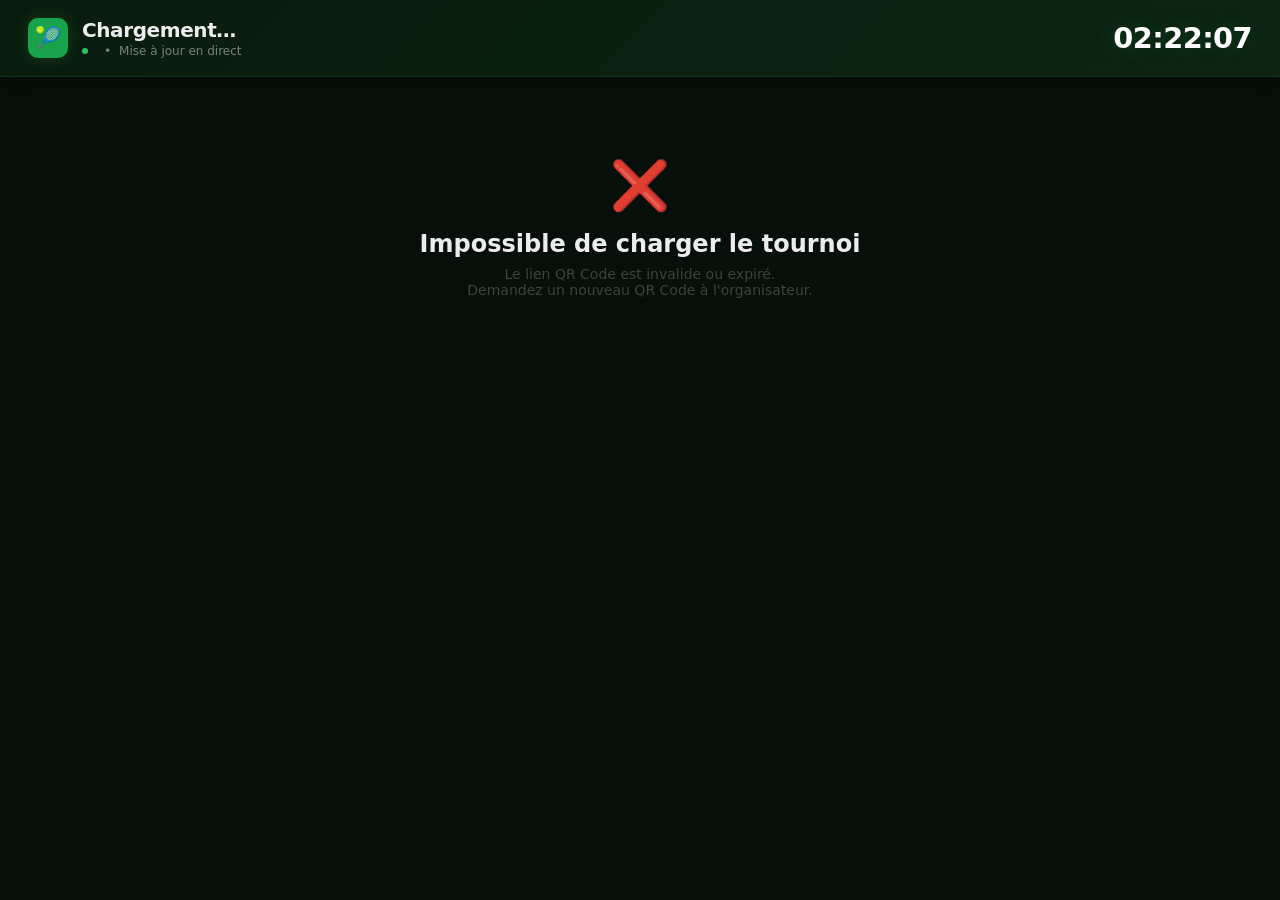
<file: PadelPro_Demo/viewer.html>
<!DOCTYPE html>
<html lang="fr">
<head>
<meta charset="UTF-8">
<meta name="viewport" content="width=device-width,initial-scale=1">
<meta name="theme-color" content="#0d1f12">
<title>Planning Tournoi — PadelPro</title>
<style>
*{box-sizing:border-box;margin:0;padding:0}
:root{
  --green:#16a34a;
  --green-light:#22c55e;
  --green-glow:rgba(22,163,74,0.25);
  --amber:#f59e0b;
  --blue:#0ea5e9;
  --bg:#070f0a;
  --bg2:#0d1a10;
  --bg3:#111f14;
  --border:rgba(22,163,74,0.18);
  --text:rgba(255,255,255,0.92);
  --muted:rgba(255,255,255,0.45);
  --faint:rgba(255,255,255,0.22);
}
body{background:var(--bg);color:var(--text);font-family:system-ui,-apple-system,sans-serif;min-height:100dvh;overflow-x:hidden}

/* ── Header ── */
.hdr{
  background:linear-gradient(135deg,#0a1c0d 0%,#0d2412 100%);
  padding:18px 28px;
  display:flex;justify-content:space-between;align-items:center;
  border-bottom:1px solid var(--border);
  position:sticky;top:0;z-index:100;
  box-shadow:0 2px 20px rgba(0,0,0,0.5);
}
.hdr-brand{display:flex;align-items:center;gap:14px}
.hdr-logo{width:40px;height:40px;background:var(--green);border-radius:10px;display:flex;align-items:center;justify-content:center;font-size:1.3rem;box-shadow:0 0 16px var(--green-glow)}
.hdr-info h1{font-size:1.25rem;font-weight:900;letter-spacing:-0.02em}
.hdr-info .sub{font-size:0.75rem;color:var(--muted);margin-top:2px;display:flex;align-items:center;gap:8px}
.live-dot{width:6px;height:6px;border-radius:50%;background:var(--green-light);animation:blink 1.2s ease-in-out infinite;flex-shrink:0}
@keyframes blink{0%,100%{opacity:1;box-shadow:0 0 6px var(--green-light)}50%{opacity:0.3;box-shadow:none}}
.clock{font-size:1.8rem;font-weight:900;color:white;font-variant-numeric:tabular-nums;letter-spacing:-0.02em;text-shadow:0 0 20px var(--green-glow)}

/* ── Tabs ── */
.tabs{
  display:flex;gap:0;
  background:var(--bg2);
  border-bottom:1px solid var(--border);
  padding:0 20px;
}
.tab{
  flex:none;padding:14px 20px;border:none;background:none;
  color:var(--muted);font-size:13px;font-weight:600;cursor:pointer;
  border-bottom:2px solid transparent;transition:.15s;white-space:nowrap;
}
.tab:hover{color:var(--text)}
.tab.active{color:var(--green-light);border-bottom-color:var(--green-light)}

/* ── Content ── */
.content{padding:20px;max-width:960px;margin:0 auto}

/* ── LIVE section: match en cours ── */
.live-section{margin-bottom:24px}
.live-title{font-size:10px;font-weight:800;text-transform:uppercase;letter-spacing:2px;color:var(--green-light);margin-bottom:10px;display:flex;align-items:center;gap:8px}
.live-grid{display:grid;grid-template-columns:repeat(auto-fill,minmax(280px,1fr));gap:12px}
.live-card{
  background:linear-gradient(135deg,rgba(22,163,74,0.12),rgba(22,163,74,0.06));
  border:1.5px solid var(--green);
  border-radius:14px;padding:16px;position:relative;overflow:hidden;
  animation:glow-pulse 2s ease-in-out infinite;
}
@keyframes glow-pulse{
  0%,100%{box-shadow:0 0 16px rgba(22,163,74,0.2)}
  50%{box-shadow:0 0 28px rgba(22,163,74,0.4)}
}
.live-badge{
  display:inline-flex;align-items:center;gap:5px;
  background:var(--green);color:white;
  font-size:9px;font-weight:800;letter-spacing:1.5px;text-transform:uppercase;
  padding:3px 10px;border-radius:999px;margin-bottom:12px;
}
.live-court{font-size:11px;color:var(--muted);margin-bottom:10px}
.live-team{font-size:1.05rem;font-weight:800;line-height:1.3}
.live-vs{font-size:10px;color:var(--faint);margin:3px 0;text-transform:uppercase;letter-spacing:1px}
.live-score{font-size:1.5rem;font-weight:900;color:var(--amber);margin-top:8px;font-variant-numeric:tabular-nums}

/* ── Match cards ── */
.match-card{
  display:flex;align-items:center;gap:12px;
  padding:13px 16px;border-radius:12px;margin-bottom:8px;
  border-left:3px solid transparent;
  transition:.15s;
}
.match-card.pending{background:rgba(14,165,233,0.07);border-left-color:var(--blue)}
.match-card.running{background:rgba(245,158,11,0.1);border-left-color:var(--amber)}
.match-card.finished{background:rgba(255,255,255,0.03);border-left-color:rgba(22,163,74,0.4);opacity:0.75}
.time-badge{font-size:0.95rem;font-weight:800;color:var(--blue);min-width:56px;text-align:center;font-variant-numeric:tabular-nums}
.court-badge{font-size:11px;color:var(--faint);min-width:52px;text-align:center}
.teams-col{flex:1}
.team-name{font-size:0.88rem;font-weight:600}
.team-name.winner{color:var(--green-light);font-weight:800}
.team-name.loser{color:var(--faint)}
.vs-sep{font-size:10px;color:var(--faint);margin:2px 0;text-transform:uppercase;letter-spacing:0.5px}
.score-col{font-size:1rem;font-weight:800;color:var(--green-light);white-space:nowrap}
.running-chip{
  font-size:10px;background:rgba(245,158,11,0.2);color:var(--amber);
  padding:2px 9px;border-radius:999px;font-weight:700;white-space:nowrap;
}
.time-group{font-size:10px;color:var(--faint);text-transform:uppercase;letter-spacing:1.5px;margin:18px 0 8px;padding:0 4px}

/* ── Classement ── */
.pool-hdr{
  padding:7px 14px;border-radius:8px;
  font-size:11px;font-weight:800;text-transform:uppercase;letter-spacing:1px;
  margin:18px 0 8px;
}
.stat-row{
  display:flex;align-items:center;
  padding:11px 14px;background:var(--bg3);border-radius:10px;margin-bottom:6px;
}
.rank{font-size:1rem;min-width:26px}
.team-nm{font-weight:600;font-size:0.88rem;flex:1;margin:0 10px}
.stat-vals{display:flex;gap:14px}
.stat-v{text-align:center;min-width:28px}
.stat-vl{font-size:10px;color:var(--faint);margin-bottom:2px}
.stat-vv{font-size:0.9rem;font-weight:800}

/* ── Empty / Error ── */
.empty{text-align:center;padding:56px 20px;color:var(--faint)}
.empty-icon{font-size:2.8rem;margin-bottom:14px}
.sec{display:none}.sec.active{display:block}
.error-wrap{text-align:center;padding:80px 24px}
.refresh-bar{
  background:rgba(14,165,233,0.08);border:1px solid rgba(14,165,233,0.2);
  border-radius:10px;padding:10px 16px;margin-bottom:16px;
  display:flex;align-items:center;gap:10px;font-size:12px;color:var(--muted);
}
</style>
</head>
<body>

<div class="hdr">
  <div class="hdr-brand">
    <div class="hdr-logo">🎾</div>
    <div class="hdr-info">
      <h1 id="t-name">Chargement…</h1>
      <div class="sub">
        <span class="live-dot"></span>
        <span id="t-date"></span>
        <span>•</span>
        <span>Mise à jour en direct</span>
      </div>
    </div>
  </div>
  <div id="clock" class="clock"></div>
</div>

<div id="main-content">
  <div class="tabs">
    <button class="tab active" onclick="showTab('planning',this)">📅 Planning</button>
    <button class="tab" onclick="showTab('scores',this)">✅ Scores</button>
    <button class="tab" onclick="showTab('classement',this)">📊 Classement</button>
  </div>
  <div class="content">
    <div class="refresh-bar">
      <span>🔄</span>
      <span>Rechargez la page pour actualiser les résultats.</span>
    </div>
    <div class="sec active" id="sec-planning"></div>
    <div class="sec" id="sec-scores"></div>
    <div class="sec" id="sec-classement"></div>
  </div>
</div>

<div id="error-content" class="error-wrap" style="display:none">
  <div style="font-size:3rem;margin-bottom:16px">❌</div>
  <h2 style="margin-bottom:8px">Impossible de charger le tournoi</h2>
  <p style="color:var(--faint);font-size:14px">Le lien QR Code est invalide ou expiré.<br>Demandez un nouveau QR Code à l'organisateur.</p>
</div>

<script>
// ── Clock ──────────────────────────────────────────────────────────
setInterval(() => {
  const n = new Date();
  document.getElementById('clock').textContent =
    String(n.getHours()).padStart(2,'0') + ':' +
    String(n.getMinutes()).padStart(2,'0') + ':' +
    String(n.getSeconds()).padStart(2,'0');
}, 1000);

// ── Tab switching ──────────────────────────────────────────────────
function showTab(id, btn) {
  document.querySelectorAll('.sec').forEach(s => s.classList.remove('active'));
  document.querySelectorAll('.tab').forEach(b => b.classList.remove('active'));
  document.getElementById('sec-' + id).classList.add('active');
  btn.classList.add('active');
}

// ── Load data: hash first, then localStorage demo fallback ─────────
function loadData() {
  // 1. Try URL hash (production QR Code)
  try {
    const hash = window.location.hash.replace('#', '');
    if (hash) {
      const json = decodeURIComponent(escape(atob(hash)));
      const d = JSON.parse(json);
      if (d && d.n) return d;
    }
  } catch(e) {}

  // 2. Fallback: build from localStorage (demo mode)
  try {
    const activeId = localStorage.getItem('ppdemo_active_id');
    if (!activeId) return null;
    const raw = localStorage.getItem('ppdemo_tournaments');
    if (!raw) return null;
    const tournaments = JSON.parse(raw);
    const t = tournaments.find(x => x.id === activeId);
    if (!t) return null;
    return buildCompact(t);
  } catch(e) { return null; }
}

function buildCompact(t) {
  const teamIndex = {};
  const teams = {};
  (t.teams || []).forEach((tm, i) => {
    teamIndex[tm.id] = String(i);
    teams[i] = tm.name || tm.id;
  });
  const courtIndex = {};
  const courts = {};
  ((t.settings && t.settings.courts) || []).forEach((c, i) => {
    courtIndex[c.id] = String(i);
    courts[i] = c.name || c.id;
  });
  const name = (t.settings && t.settings.tournament && t.settings.tournament.name) || 'Tournoi de Padel';
  const date = (t.settings && t.settings.tournament && t.settings.tournament.date) || new Date().toISOString().slice(0,10);

  return {
    v: 1, n: name, d: date, teams, courts,
    matches: (t.matches || []).map(m => ({
      t: m.scheduledTime || '',
      c: m.courtId != null ? (courtIndex[m.courtId] !== undefined ? courtIndex[m.courtId] : '') : '',
      a: m.team1Id != null ? (teamIndex[m.team1Id] !== undefined ? teamIndex[m.team1Id] : '') : '',
      b: m.team2Id != null ? (teamIndex[m.team2Id] !== undefined ? teamIndex[m.team2Id] : '') : '',
      s: m.status === 'finished' ? 'f' : m.status === 'running' ? 'r' : 'p',
      w: m.winnerId != null ? (teamIndex[m.winnerId] !== undefined ? teamIndex[m.winnerId] : '') : '',
      sc: m.score && m.score.sets ? m.score.sets.map(s => s.team1 + '-' + s.team2).join(' ') : ''
    })),
    pools: (t.pools || []).map(p => ({
      n: p.name,
      ids: (p.teamIds || []).map(id => teamIndex[id]).filter(id => id !== undefined)
    }))
  };
}

// ── Render ─────────────────────────────────────────────────────────
const D = loadData();

if (!D) {
  document.getElementById('main-content').style.display = 'none';
  document.getElementById('error-content').style.display = '';
} else {
  document.getElementById('t-name').textContent = D.n || 'Tournoi de Padel';
  const dateObj = D.d ? new Date(D.d) : null;
  document.getElementById('t-date').textContent = dateObj
    ? dateObj.toLocaleDateString('fr-FR', {weekday:'long', day:'numeric', month:'long', year:'numeric'})
    : (D.d || '');

  const teamName = id => (D.teams && D.teams[id]) ? D.teams[id] : (id || '?');
  const courtName = id => (D.courts && D.courts[id]) ? D.courts[id] : (id || '—');

  // ── PLANNING ──
  const allMatches = D.matches || [];
  const running = allMatches.filter(m => m.s === 'r');
  const scheduled = allMatches.filter(m => m.t && m.s !== 'f').sort((a,b) => a.t > b.t ? 1 : a.t < b.t ? -1 : 0);

  let planHtml = '';

  // Live matches section
  if (running.length > 0) {
    planHtml += '<div class="live-section"><div class="live-title"><span class="live-dot"></span> En cours — ' + running.length + ' match' + (running.length > 1 ? 's' : '') + '</div>';
    planHtml += '<div class="live-grid">';
    running.forEach(m => {
      planHtml += '<div class="live-card">';
      planHtml += '<div><span class="live-badge"><span>⚡</span> Live</span></div>';
      planHtml += '<div class="live-court">🎾 ' + courtName(m.c) + (m.t ? ' · ' + m.t : '') + '</div>';
      planHtml += '<div class="live-team">' + esc(teamName(m.a)) + '</div>';
      planHtml += '<div class="live-vs">vs</div>';
      planHtml += '<div class="live-team">' + esc(teamName(m.b)) + '</div>';
      if (m.sc) planHtml += '<div class="live-score">' + esc(m.sc) + '</div>';
      planHtml += '</div>';
    });
    planHtml += '</div></div>';
  }

  // Scheduled by time
  if (scheduled.length > 0) {
    const byTime = {};
    scheduled.forEach(m => {
      const k = m.t || 'Sans heure';
      if (!byTime[k]) byTime[k] = [];
      byTime[k].push(m);
    });
    Object.keys(byTime).sort().forEach(time => {
      planHtml += '<div class="time-group">⏰ ' + esc(time) + '</div>';
      byTime[time].forEach(m => {
        const cls = m.s === 'r' ? 'running' : 'pending';
        planHtml += '<div class="match-card ' + cls + '">';
        planHtml += '<div class="time-badge">' + esc(time) + '</div>';
        planHtml += '<div class="court-badge">' + esc(courtName(m.c)) + '</div>';
        planHtml += '<div class="teams-col">';
        planHtml += '<div class="team-name">' + esc(teamName(m.a)) + '</div>';
        planHtml += '<div class="vs-sep">vs</div>';
        planHtml += '<div class="team-name">' + esc(teamName(m.b)) + '</div>';
        planHtml += '</div>';
        if (m.s === 'r') planHtml += '<span class="running-chip">⚡ En cours</span>';
        planHtml += '</div>';
      });
    });
  }

  if (!planHtml) planHtml = '<div class="empty"><div class="empty-icon">📅</div>Aucun match planifié</div>';
  document.getElementById('sec-planning').innerHTML = planHtml;

  // ── SCORES ──
  const finished = allMatches.filter(m => m.s === 'f').sort((a,b) => b.t > a.t ? 1 : b.t < a.t ? -1 : 0);
  let scoreHtml = '';
  if (finished.length === 0) {
    scoreHtml = '<div class="empty"><div class="empty-icon">🎾</div>Aucun match terminé pour l\'instant</div>';
  } else {
    finished.forEach(m => {
      const t1cls = m.w && m.w === m.a ? 'winner' : (m.w ? 'loser' : '');
      const t2cls = m.w && m.w === m.b ? 'winner' : (m.w ? 'loser' : '');
      scoreHtml += '<div class="match-card finished">';
      scoreHtml += '<div class="time-badge">' + esc(m.t || '—') + '</div>';
      scoreHtml += '<div class="court-badge">' + esc(courtName(m.c)) + '</div>';
      scoreHtml += '<div class="teams-col">';
      scoreHtml += '<div class="team-name ' + t1cls + '">' + (m.w===m.a?'🏆 ':'') + esc(teamName(m.a)) + '</div>';
      scoreHtml += '<div class="vs-sep">vs</div>';
      scoreHtml += '<div class="team-name ' + t2cls + '">' + (m.w===m.b?'🏆 ':'') + esc(teamName(m.b)) + '</div>';
      scoreHtml += '</div>';
      if (m.sc) scoreHtml += '<div class="score-col">' + esc(m.sc) + '</div>';
      scoreHtml += '</div>';
    });
  }
  document.getElementById('sec-scores').innerHTML = scoreHtml;

  // ── CLASSEMENT ──
  const pools = D.pools || [];
  let classHtml = '';
  if (pools.length === 0) {
    classHtml = '<div class="empty"><div class="empty-icon">📊</div>Classement non disponible</div>';
  } else {
    const poolColors = ['#16a34a','#0ea5e9','#8b5cf6','#f59e0b','#ec4899'];
    pools.forEach((pool, pi) => {
      const color = poolColors[pi % poolColors.length];
      const stats = (pool.ids || []).map(id => {
        let wins = 0, losses = 0, pts = 0, played = 0;
        (D.matches || []).filter(m => m.s === 'f' && (m.a === id || m.b === id)).forEach(m => {
          played++;
          if (m.w === id) { wins++; pts += 3; }
          else if (m.w) losses++;
          else pts++;
        });
        return { id, name: teamName(id), wins, losses, pts, played };
      }).sort((a,b) => b.pts - a.pts || b.wins - a.wins);

      classHtml += '<div class="pool-hdr" style="background:' + color + '18;color:' + color + '">' + esc(pool.n) + '</div>';
      const medals = ['🥇','🥈','🥉'];
      stats.forEach((s, i) => {
        const winPct = s.played ? Math.round(s.wins / s.played * 100) : 0;
        classHtml += '<div class="stat-row">';
        classHtml += '<span class="rank">' + (medals[i] || (i+1)) + '</span>';
        classHtml += '<div class="team-nm">' + esc(s.name) + '</div>';
        classHtml += '<div class="stat-vals">';
        classHtml += '<div class="stat-v"><div class="stat-vl">J</div><div class="stat-vv">' + s.played + '</div></div>';
        classHtml += '<div class="stat-v"><div class="stat-vl">V</div><div class="stat-vv" style="color:#22c55e">' + s.wins + '</div></div>';
        classHtml += '<div class="stat-v"><div class="stat-vl">Pts</div><div class="stat-vv" style="color:#16a34a">' + s.pts + '</div></div>';
        classHtml += '<div class="stat-v"><div class="stat-vl">Win%</div><div class="stat-vv">' + winPct + '%</div></div>';
        classHtml += '</div></div>';
      });
    });
  }
  document.getElementById('sec-classement').innerHTML = classHtml;
}

function esc(s) {
  return String(s || '').replace(/&/g,'&amp;').replace(/</g,'&lt;').replace(/>/g,'&gt;').replace(/"/g,'&quot;');
}
</script>
</body>
</html>
</file>
<file: PadelPro_Demo/style.css>
/* ═══════════════════════════════════════════════════════════════
   PADELPRO — Design System & Styles Complets
   ═══════════════════════════════════════════════════════════════ */

/* ── Variables CSS ─────────────────────────────────────────── */
:root {
  /* Couleurs primaires (modifiables par JS) */
  --color-primary: #16a34a;
  --color-primary-light: #22c55e;
  --color-primary-dark: #15803d;
  --color-primary-50: #f0fdf4;
  --color-primary-100: #dcfce7;
  --color-secondary: #0ea5e9;

  /* Couleurs sémantiques */
  --color-success: #16a34a;
  --color-success-light: #22c55e;
  --color-success-bg: #f0fdf4;
  --color-warning: #d97706;
  --color-warning-light: #f59e0b;
  --color-warning-bg: #fffbeb;
  --color-danger: #dc2626;
  --color-danger-light: #ef4444;
  --color-danger-bg: #fef2f2;
  --color-info: #0891b2;
  --color-info-bg: #ecfeff;

  /* Neutres */
  --color-bg: #f8fafc;
  --color-surface: #ffffff;
  --color-border: #e2e8f0;
  --color-border-light: #f1f5f9;
  --color-text: #0f172a;
  --color-text-muted: #64748b;
  --color-text-faint: #94a3b8;

  /* Sidebar */
  --sidebar-bg: #0d1f12;
  --sidebar-text: rgba(255,255,255,0.75);
  --sidebar-text-active: #ffffff;
  --sidebar-hover: rgba(255,255,255,0.08);
  --sidebar-active: rgba(255,255,255,0.15);
  --sidebar-border: rgba(255,255,255,0.1);
  --sidebar-width: 260px;
  --sidebar-collapsed-width: 68px;

  /* Topbar */
  --topbar-height: 60px;

  /* Typographie */
  --font-family: 'Inter', 'Segoe UI', system-ui, -apple-system, sans-serif;
  --font-size-xs: 0.75rem;
  --font-size-sm: 0.875rem;
  --font-size-base: 1rem;
  --font-size-lg: 1.125rem;
  --font-size-xl: 1.25rem;
  --font-size-2xl: 1.5rem;
  --font-size-3xl: 1.875rem;

  /* Espacements */
  --space-1: 0.25rem;
  --space-2: 0.5rem;
  --space-3: 0.75rem;
  --space-4: 1rem;
  --space-5: 1.25rem;
  --space-6: 1.5rem;
  --space-8: 2rem;
  --space-10: 2.5rem;
  --space-12: 3rem;

  /* Rayons */
  --radius-sm: 6px;
  --radius-md: 10px;
  --radius-lg: 14px;
  --radius-xl: 20px;
  --radius-full: 9999px;

  /* Ombres */
  --shadow-sm: 0 1px 3px rgba(0,0,0,0.08), 0 1px 2px rgba(0,0,0,0.04);
  --shadow-md: 0 4px 12px rgba(0,0,0,0.08), 0 2px 4px rgba(0,0,0,0.04);
  --shadow-lg: 0 10px 30px rgba(0,0,0,0.12), 0 4px 8px rgba(0,0,0,0.06);
  --shadow-xl: 0 20px 60px rgba(0,0,0,0.15);

  /* Transitions */
  --transition-fast: 150ms ease;
  --transition-base: 250ms ease;
  --transition-slow: 400ms ease;

  /* Z-index */
  --z-sidebar: 100;
  --z-topbar: 90;
  --z-overlay: 200;
  --z-modal: 300;
  --z-toast: 400;
  --z-display: 500;
  --demo-banner-height: 32px;
}

/* ── Reset & Base ──────────────────────────────────────────── */
*, *::before, *::after { box-sizing: border-box; margin: 0; padding: 0; }

html { font-size: 16px; scroll-behavior: smooth; -webkit-text-size-adjust: 100%; }

body {
  font-family: var(--font-family);
  font-size: var(--font-size-base);
  color: var(--color-text);
  background: var(--color-bg);
  line-height: 1.6;
  min-height: 100vh;
  overflow-x: hidden;
}

a { text-decoration: none; color: inherit; }
img { max-width: 100%; height: auto; }
button { cursor: pointer; font-family: inherit; }
input, select, textarea { font-family: inherit; }
ul, ol { list-style: none; }
h1,h2,h3,h4,h5,h6 { font-weight: 600; line-height: 1.3; }

/* ── Layout ─────────────────────────────────────────────────── */
.sidebar {
  position: fixed;
  top: 0; left: 0;
  width: var(--sidebar-width);
  /* 100dvh (dynamic viewport height) au lieu de 100vh : sur Safari iOS,
     100vh compte la hauteur de l'écran barre d'outils du navigateur
     comprise, ce qui peut créer un espace disponible réel différent de la
     valeur calculée et pousser/rogner le contenu (ex: la carte du tournoi
     actif mal affichée dans le tiroir). 100vh reste en repli pour les
     navigateurs plus anciens qui ne connaissent pas dvh. */
  height: 100vh;
  height: 100dvh;
  background: var(--sidebar-bg);
  display: flex;
  flex-direction: column;
  /* overflow:hidden empêchait tout scroll : avec beaucoup d'entrées de
     menu (14 pages + carte tournoi), le contenu dépasse facilement la
     hauteur de l'écran sur mobile, et le bas du menu (Paramètres,
     Affichage public...) devenait invisible ET inaccessible, sans aucun
     moyen de faire défiler pour l'atteindre. */
  overflow-y: auto;
  overflow-x: hidden;
  -webkit-overflow-scrolling: touch;
  /* Safe-area appliquée ICI (sur le conteneur à hauteur fixe, box-sizing
     border-box global) plutôt que sur le padding interne de
     .sidebar-header : ça réserve proprement l'espace du haut sans changer
     la formule de padding du header ni risquer de rogner la carte tournoi
     juste en dessous. */
  padding-top: env(safe-area-inset-top);
  padding-bottom: env(safe-area-inset-bottom);
  z-index: var(--z-sidebar);
  transition: width var(--transition-base), transform var(--transition-base);
}

/* ── Bannière démo — override APRÈS les définitions du sidebar ── */
body { padding-top: var(--demo-banner-height); }
.sidebar {
  top: var(--demo-banner-height) !important;
  height: calc(100dvh - var(--demo-banner-height)) !important;
}

.layout-main {
  margin-left: var(--sidebar-width);
  min-height: 100vh;
  display: flex;
  flex-direction: column;
  transition: margin-left var(--transition-base);
}

/* Collapsed sidebar */
body.sidebar-collapsed .sidebar { width: var(--sidebar-collapsed-width); }
body.sidebar-collapsed .layout-main { margin-left: var(--sidebar-collapsed-width); }
body.sidebar-collapsed .nav-label,
body.sidebar-collapsed .sidebar-section-label,
body.sidebar-collapsed .sidebar-tournament-card,
body.sidebar-collapsed .brand-name,
body.sidebar-collapsed .nav-badge { opacity: 0; pointer-events: none; }
body.sidebar-collapsed .sidebar-collapse-btn svg { transform: rotate(180deg); }
body.sidebar-collapsed .nav-item { justify-content: center; padding: var(--space-3); }
body.sidebar-collapsed .sidebar-header { padding: var(--space-4) var(--space-3); }

/* ── Sidebar Components ─────────────────────────────────────── */
.sidebar-header {
  display: flex;
  align-items: center;
  justify-content: space-between;
  padding: var(--space-5) var(--space-4);
  /* La safe-area du haut est déjà réservée par le padding-top de .sidebar
     (le parent) : ne pas la rajouter ICI aussi, sinon elle s'appliquait en
     double et poussait le header trop bas, ce qui rognait visuellement la
     carte du tournoi actif juste en dessous (bug remonté par l'utilisateur). */
  padding-left: max(var(--space-4), env(safe-area-inset-left));
  border-bottom: 1px solid var(--sidebar-border);
  flex-shrink: 0;
  /* Reste visible en haut pendant le défilement du reste du menu. */
  position: sticky;
  top: 0;
  z-index: 2;
  background: var(--sidebar-bg);
}

.sidebar-brand {
  display: flex;
  align-items: center;
  gap: var(--space-3);
  overflow: hidden;
  min-width: 0;
  flex: 1;
}

.brand-icon {
  width: 36px; height: 36px;
  flex-shrink: 0;
  display: flex; align-items: center; justify-content: center;
}
.brand-icon svg { width: 32px; height: 32px; flex-shrink: 0; }

.brand-name {
  font-size: var(--font-size-lg);
  font-weight: 700;
  color: white;
  white-space: nowrap;
  overflow: hidden;
  text-overflow: ellipsis;
  min-width: 0;
  transition: opacity var(--transition-base);
}

.sidebar-collapse-btn {
  background: none; border: none;
  color: var(--sidebar-text);
  padding: var(--space-1);
  border-radius: var(--radius-sm);
  display: flex; align-items: center;
  transition: color var(--transition-fast), background var(--transition-fast);
  flex-shrink: 0;
}
.sidebar-collapse-btn:hover { color: white; background: var(--sidebar-hover); }
.sidebar-collapse-btn svg { width: 18px; height: 18px; transition: transform var(--transition-base); }

.sidebar-tournament-card {
  margin: var(--space-3) var(--space-4);
  background: rgba(255,255,255,0.07);
  border: 1px solid var(--sidebar-border);
  border-radius: var(--radius-md);
  padding: var(--space-3) var(--space-4);
  /* overflow:hidden retiré : combiné à un line-height serré sur .stc-name,
     il coupait le HAUT des lettres (les majuscules perdaient leur partie
     supérieure) dès que le nom du tournoi était un peu long. Ce n'était
     pas un problème de largeur mais de hauteur de ligne trop juste pour
     la taille de police, aggravé par le rognage du conteneur. */
  overflow: visible;
  transition: opacity var(--transition-base);
}
.stc-name {
  font-size: var(--font-size-sm);
  font-weight: 600;
  color: white;
  /* Volontairement PAS de nowrap/ellipsis : un nom tronqué avec "..."
     revient à cacher une partie du nom, ce qui a été signalé à plusieurs
     reprises comme "le nom est coupé". On préfère laisser le nom
     s'enrouler sur 2-3 lignes plutôt que d'en perdre un morceau.
     line-height généreux (1.5, et non 1.2/1.3) + display:block : sans ça,
     la hauteur de ligne calculée peut être plus courte que la boîte
     réelle des glyphes (ascendantes des majuscules), qui se retrouvent
     alors rognées en haut par le conteneur parent. */
  display: block;
  white-space: normal;
  overflow-wrap: break-word;
  overflow: visible;
  line-height: 1.5;
  padding-top: 2px;
}
.stc-date {
  font-size: var(--font-size-xs);
  color: var(--sidebar-text);
  margin-top: 2px;
}
.stc-badge {
  display: inline-block;
  margin-top: var(--space-2);
  font-size: 10px;
  font-weight: 600;
  text-transform: uppercase;
  letter-spacing: 0.05em;
  padding: 2px var(--space-2);
  border-radius: var(--radius-full);
  background: rgba(37,99,235,0.4);
  color: #93c5fd;
}
.stc-badge.running { background: rgba(22,163,74,0.3); color: #86efac; }
.stc-badge.finished { background: rgba(107,114,128,0.3); color: #d1d5db; }

.sidebar-section-label {
  font-size: 10px;
  font-weight: 700;
  letter-spacing: 0.1em;
  color: rgba(255,255,255,0.35);
  padding: var(--space-4) var(--space-4) var(--space-1);
  white-space: nowrap;
  transition: opacity var(--transition-base);
}

.sidebar-nav { display: flex; flex-direction: column; gap: 2px; padding: 0 var(--space-2); }

.nav-item {
  display: flex;
  align-items: center;
  gap: var(--space-3);
  padding: var(--space-2) var(--space-3);
  border-radius: var(--radius-md);
  color: var(--sidebar-text);
  font-size: var(--font-size-sm);
  font-weight: 500;
  cursor: pointer;
  transition: background var(--transition-fast), color var(--transition-fast);
  position: relative;
  white-space: nowrap;
  overflow: hidden;
}
.nav-item:hover { background: var(--sidebar-hover); color: white; }
.nav-item.active {
  background: var(--sidebar-active);
  color: var(--sidebar-text-active);
  font-weight: 600;
}
.nav-item.active::before {
  content: '';
  position: absolute;
  left: 0; top: 50%;
  transform: translateY(-50%);
  width: 3px; height: 20px;
  background: var(--color-primary-light);
  border-radius: 0 2px 2px 0;
}

.nav-icon { width: 18px; height: 18px; flex-shrink: 0; }
.nav-label { flex: 1; transition: opacity var(--transition-base); }
.nav-badge {
  background: var(--color-primary);
  color: white;
  font-size: 10px;
  font-weight: 700;
  padding: 1px 7px;
  border-radius: var(--radius-full);
  min-width: 20px;
  text-align: center;
  transition: opacity var(--transition-base);
}

/* ── Topbar ─────────────────────────────────────────────────── */
.topbar {
  height: calc(var(--topbar-height) + env(safe-area-inset-top));
  background: var(--color-surface);
  border-bottom: 1px solid var(--color-border);
  display: flex;
  align-items: center;
  justify-content: space-between;
  padding: env(safe-area-inset-top) var(--space-6) 0;
  /* Le padding-top ci-dessus (safe-area) est ce qui manquait : sans lui,
     l'horloge/le Wi-Fi/la batterie du téléphone se superposent au contenu
     de la topbar (titre, bouton "+ Nouveau"...) sur les appareils avec
     encoche ou île dynamique, puisque viewport-fit=cover rend l'app
     edge-to-edge. */
  position: sticky; top: var(--demo-banner-height);
  z-index: var(--z-topbar);
  gap: var(--space-4);
}
.topbar-left { display: flex; align-items: center; gap: var(--space-3); flex: 1; min-width: 0; }
.topbar-right { display: flex; align-items: center; gap: var(--space-2); flex-shrink: 0; }
/* Le bouton hamburger ne doit JAMAIS rétrécir : sans flex-shrink:0, sur les
   pages avec barre de recherche (ex: Joueurs) le contenu de .topbar-right
   s'élargit et écrase .topbar-left (flex:1, min-width:0) au point de faire
   disparaître visuellement le bouton menu — c'est .topbar-title, prévu pour
   ça (ellipsis), qui doit absorber le manque de place, pas le bouton. */
#mobile-menu-btn { flex-shrink: 0; }
.topbar-title {
  flex: 1;
  min-width: 0;
  font-size: var(--font-size-lg);
  font-weight: 600;
  color: var(--color-text);
  white-space: nowrap;
  overflow: hidden;
  text-overflow: ellipsis;
}
#mobile-menu-btn { display: none; }

/* ── Bottom Navigation (mobile uniquement) ─────────────────────
   Remplace la dépendance exclusive au menu hamburger pour les pages
   principales : navigation au pouce, zones de clic ≥44px, respecte la
   safe-area basse (barre d'accueil iOS/Android). Masquée par défaut,
   activée dans le média-query mobile plus bas. */
.bottom-nav {
  display: none;
  position: fixed;
  left: 0; right: 0; bottom: 0;
  z-index: var(--z-topbar);
  background: var(--color-surface);
  border-top: 1px solid var(--color-border);
  padding-bottom: env(safe-area-inset-bottom);
  padding-left: env(safe-area-inset-left);
  padding-right: env(safe-area-inset-right);
  box-shadow: 0 -2px 10px rgba(0,0,0,0.06);
}
.bottom-nav-list {
  display: flex;
  align-items: stretch;
  justify-content: space-around;
}
.bottom-nav-item {
  flex: 1;
  display: flex;
  flex-direction: column;
  align-items: center;
  justify-content: center;
  gap: 2px;
  min-height: 56px;
  padding: 6px 4px;
  color: var(--color-text-muted);
  background: none;
  border: none;
  font-size: 10px;
  font-weight: 600;
  cursor: pointer;
  -webkit-tap-highlight-color: transparent;
}
.bottom-nav-item svg { width: 22px; height: 22px; }
.bottom-nav-item.active { color: var(--color-primary); }

/* ── Icon Button ────────────────────────────────────────────── */
.icon-btn {
  background: none; border: none;
  color: var(--color-text-muted);
  padding: var(--space-2);
  border-radius: var(--radius-md);
  display: flex; align-items: center; justify-content: center;
  transition: color var(--transition-fast), background var(--transition-fast);
}
.icon-btn:hover { color: var(--color-text); background: var(--color-border-light); }
.icon-btn svg { width: 20px; height: 20px; }

/* ── Search ─────────────────────────────────────────────────── */
.search-wrapper {
  display: none;
  position: relative;
  flex: 1;
  max-width: 320px;
}
.search-wrapper.is-visible { display: flex; }
.search-icon {
  position: absolute; left: 10px; top: 50%;
  transform: translateY(-50%);
  width: 16px; height: 16px;
  color: var(--color-text-faint);
  pointer-events: none;
}
.search-input {
  width: 100%;
  padding: var(--space-2) var(--space-3) var(--space-2) 34px;
  border: 1px solid var(--color-border);
  border-radius: var(--radius-full);
  background: var(--color-bg);
  font-size: var(--font-size-sm);
  color: var(--color-text);
  transition: border-color var(--transition-fast), box-shadow var(--transition-fast);
  outline: none;
}
.search-input:focus { border-color: var(--color-primary); box-shadow: 0 0 0 3px var(--color-primary-100); }
.search-input::placeholder { color: var(--color-text-faint); }

/* ── Page Content ───────────────────────────────────────────── */
.page-content {
  flex: 1;
  padding: var(--space-6);
  max-width: 1400px;
  width: 100%;
  margin: 0 auto;
}

/* ── Loading ─────────────────────────────────────────────────── */
.loading-screen {
  display: flex; flex-direction: column;
  align-items: center; justify-content: center;
  height: 60vh;
  gap: var(--space-4);
  color: var(--color-text-muted);
}
.loading-spinner {
  width: 40px; height: 40px;
  border: 3px solid var(--color-border);
  border-top-color: var(--color-primary);
  border-radius: 50%;
  animation: spin 0.7s linear infinite;
}
@keyframes spin { to { transform: rotate(360deg); } }

/* ── Page Header ────────────────────────────────────────────── */
.page-header {
  display: flex;
  align-items: center;
  justify-content: space-between;
  gap: var(--space-4);
  margin-bottom: var(--space-6);
  flex-wrap: wrap;
}
.page-header-left { flex: 1; min-width: 0; }
.page-title {
  font-size: var(--font-size-2xl);
  font-weight: 700;
  color: var(--color-text);
}
.page-subtitle {
  font-size: var(--font-size-sm);
  color: var(--color-text-muted);
  margin-top: var(--space-1);
}
.page-header-actions { display: flex; gap: var(--space-2); flex-wrap: wrap; }

/* ── Cards ──────────────────────────────────────────────────── */
.card {
  background: var(--color-surface);
  border: 1px solid var(--color-border);
  border-radius: var(--radius-lg);
  box-shadow: var(--shadow-sm);
  overflow: hidden;
}
.card-header {
  display: flex;
  align-items: center;
  justify-content: space-between;
  padding: var(--space-4) var(--space-5);
  border-bottom: 1px solid var(--color-border-light);
}
.card-title {
  font-size: var(--font-size-base);
  font-weight: 600;
  color: var(--color-text);
  display: flex; align-items: center; gap: var(--space-2);
}
.card-body { padding: var(--space-5); }
.card-footer {
  padding: var(--space-3) var(--space-5);
  border-top: 1px solid var(--color-border-light);
  background: var(--color-bg);
  display: flex; align-items: center; justify-content: flex-end;
  gap: var(--space-2);
}

/* ── Stat Cards ─────────────────────────────────────────────── */
.stats-grid {
  display: grid;
  grid-template-columns: repeat(auto-fill, minmax(180px, 1fr));
  gap: var(--space-4);
  margin-bottom: var(--space-6);
}
.stat-card {
  background: var(--color-surface);
  border: 1px solid var(--color-border);
  border-radius: var(--radius-lg);
  padding: var(--space-5);
  display: flex; flex-direction: column; gap: var(--space-2);
  box-shadow: var(--shadow-sm);
  transition: box-shadow var(--transition-fast), transform var(--transition-fast);
}
.stat-card:hover { box-shadow: var(--shadow-md); transform: translateY(-1px); }
.stat-card-icon {
  width: 40px; height: 40px;
  border-radius: var(--radius-md);
  display: flex; align-items: center; justify-content: center;
  flex-shrink: 0;
}
.stat-card-icon svg { width: 20px; height: 20px; }
.stat-card-value {
  font-size: var(--font-size-3xl);
  font-weight: 700;
  color: var(--color-text);
  line-height: 1;
}
.stat-card-label {
  font-size: var(--font-size-sm);
  color: var(--color-text-muted);
  font-weight: 500;
}
.stat-card-sub { font-size: var(--font-size-xs); color: var(--color-text-faint); }

/* Couleurs stat cards */
.stat-blue   .stat-card-icon { background: var(--color-primary-50); color: var(--color-primary); }
.stat-green  .stat-card-icon { background: var(--color-success-bg); color: var(--color-success); }
.stat-orange .stat-card-icon { background: var(--color-warning-bg); color: var(--color-warning); }
.stat-red    .stat-card-icon { background: var(--color-danger-bg); color: var(--color-danger); }
.stat-purple .stat-card-icon { background: #f5f3ff; color: #7c3aed; }
.stat-teal   .stat-card-icon { background: var(--color-info-bg); color: var(--color-info); }

/* ── Buttons ─────────────────────────────────────────────────── */
.btn {
  display: inline-flex;
  align-items: center;
  gap: var(--space-2);
  padding: var(--space-2) var(--space-4);
  border-radius: var(--radius-md);
  font-size: var(--font-size-sm);
  font-weight: 600;
  border: 1px solid transparent;
  cursor: pointer;
  transition: all var(--transition-fast);
  white-space: nowrap;
  line-height: 1.5;
  text-decoration: none;
}
.btn svg { width: 16px; height: 16px; flex-shrink: 0; }

.btn-primary {
  background: var(--color-primary);
  color: white;
  border-color: var(--color-primary);
}
.btn-primary:hover { background: var(--color-primary-dark); border-color: var(--color-primary-dark); }

.btn-secondary {
  background: var(--color-surface);
  color: var(--color-text);
  border-color: var(--color-border);
}
.btn-secondary:hover { background: var(--color-bg); border-color: var(--color-text-muted); }

.btn-success {
  background: var(--color-success);
  color: white;
  border-color: var(--color-success);
}
.btn-success:hover { background: #15803d; }

.btn-danger {
  background: var(--color-danger);
  color: white;
  border-color: var(--color-danger);
}
.btn-danger:hover { background: #b91c1c; }

.btn-warning {
  background: var(--color-warning);
  color: white;
  border-color: var(--color-warning);
}
.btn-warning:hover { background: #b45309; }

.btn-ghost {
  background: transparent;
  color: var(--color-text-muted);
  border-color: transparent;
}
.btn-ghost:hover { background: var(--color-border-light); color: var(--color-text); }

.btn-sm { padding: var(--space-1) var(--space-3); font-size: var(--font-size-xs); }
.btn-lg { padding: var(--space-3) var(--space-6); font-size: var(--font-size-base); }
.btn-icon { padding: var(--space-2); }
.btn:disabled { opacity: 0.5; cursor: not-allowed; }

/* ── Tables ─────────────────────────────────────────────────── */
.table-wrapper {
  overflow-x: auto;
  border-radius: var(--radius-lg);
  border: 1px solid var(--color-border);
  box-shadow: var(--shadow-sm);
}
table {
  width: 100%;
  border-collapse: collapse;
  background: var(--color-surface);
  font-size: var(--font-size-sm);
}
thead th {
  background: var(--color-bg);
  padding: var(--space-3) var(--space-4);
  text-align: left;
  font-size: var(--font-size-xs);
  font-weight: 700;
  text-transform: uppercase;
  letter-spacing: 0.05em;
  color: var(--color-text-muted);
  border-bottom: 1px solid var(--color-border);
  white-space: nowrap;
  cursor: pointer;
  user-select: none;
}
thead th:hover { color: var(--color-text); }
thead th.sorted { color: var(--color-primary); }
thead th.sorted-desc::after { content: ' ↓'; }
thead th.sorted-asc::after { content: ' ↑'; }
tbody tr {
  border-bottom: 1px solid var(--color-border-light);
  transition: background var(--transition-fast);
}
tbody tr:last-child { border-bottom: none; }
tbody tr:hover { background: var(--color-bg); }
tbody td {
  padding: var(--space-3) var(--space-4);
  color: var(--color-text);
  vertical-align: middle;
}
.td-actions { display: flex; gap: var(--space-1); align-items: center; }

/* ── Forms ──────────────────────────────────────────────────── */
.form-group { display: flex; flex-direction: column; gap: var(--space-1); }
.form-label {
  font-size: var(--font-size-sm);
  font-weight: 600;
  color: var(--color-text);
}
.form-label .required { color: var(--color-danger); margin-left: 2px; }
.form-control {
  padding: var(--space-2) var(--space-3);
  border: 1px solid var(--color-border);
  border-radius: var(--radius-md);
  font-size: var(--font-size-sm);
  color: var(--color-text);
  background: var(--color-surface);
  transition: border-color var(--transition-fast), box-shadow var(--transition-fast);
  outline: none;
  width: 100%;
}
.form-control:focus {
  border-color: var(--color-primary);
  box-shadow: 0 0 0 3px var(--color-primary-100);
}
.form-control::placeholder { color: var(--color-text-faint); }
.form-control:disabled { background: var(--color-bg); color: var(--color-text-muted); cursor: not-allowed; }
select.form-control { cursor: pointer; }
textarea.form-control { resize: vertical; min-height: 80px; }
.form-hint { font-size: var(--font-size-xs); color: var(--color-text-muted); }
.form-error { font-size: var(--font-size-xs); color: var(--color-danger); }
.form-control.is-invalid { border-color: var(--color-danger); }
.form-row { display: grid; grid-template-columns: 1fr 1fr; gap: var(--space-4); }
.form-section { display: flex; flex-direction: column; gap: var(--space-4); }
.form-divider {
  border: none;
  border-top: 1px solid var(--color-border);
  margin: var(--space-2) 0;
}

/* ── Badges ─────────────────────────────────────────────────── */
.badge {
  display: inline-flex;
  align-items: center;
  gap: 4px;
  padding: 2px var(--space-2);
  border-radius: var(--radius-full);
  font-size: var(--font-size-xs);
  font-weight: 600;
  white-space: nowrap;
}
.badge-primary { background: var(--color-primary-100); color: var(--color-primary-dark); }
.badge-success { background: var(--color-success-bg); color: var(--color-success); }
.badge-warning { background: var(--color-warning-bg); color: var(--color-warning); }
.badge-danger  { background: var(--color-danger-bg);  color: var(--color-danger); }
.badge-neutral { background: var(--color-border-light); color: var(--color-text-muted); }
.badge-dot::before {
  content: '';
  width: 6px; height: 6px;
  border-radius: 50%;
  background: currentColor;
  flex-shrink: 0;
}

/* ── Tabs ────────────────────────────────────────────────────── */
.tabs {
  display: flex;
  gap: 2px;
  background: var(--color-bg);
  border: 1px solid var(--color-border);
  border-radius: var(--radius-lg);
  padding: 4px;
  margin-bottom: var(--space-5);
  flex-wrap: wrap;
}
.tab-btn {
  flex: 1;
  min-width: max-content;
  padding: var(--space-2) var(--space-4);
  border: none; background: none;
  border-radius: var(--radius-md);
  font-size: var(--font-size-sm);
  font-weight: 500;
  color: var(--color-text-muted);
  cursor: pointer;
  transition: all var(--transition-fast);
}
.tab-btn:hover { color: var(--color-text); background: var(--color-surface); }
.tab-btn.active {
  background: var(--color-surface);
  color: var(--color-primary);
  font-weight: 600;
  box-shadow: var(--shadow-sm);
}

/* ── Modal ──────────────────────────────────────────────────── */
.modal-overlay {
  position: fixed; inset: 0;
  background: rgba(0,0,0,0.5);
  backdrop-filter: blur(4px);
  z-index: var(--z-modal);
  display: flex; align-items: center; justify-content: center;
  padding: var(--space-4);
  opacity: 0;
  pointer-events: none;
  transition: opacity var(--transition-base);
}
.modal-overlay.active { opacity: 1; pointer-events: all; }

.modal-dialog {
  background: var(--color-surface);
  border-radius: var(--radius-xl);
  box-shadow: var(--shadow-xl);
  width: 100%;
  max-width: 560px;
  max-height: 90vh;
  display: flex; flex-direction: column;
  transform: scale(0.95) translateY(10px);
  transition: transform var(--transition-base);
}
.modal-overlay.active .modal-dialog { transform: scale(1) translateY(0); }
.modal-dialog.modal-lg { max-width: 780px; }
.modal-dialog.modal-xl { max-width: 1000px; }

.modal-header {
  display: flex; align-items: center; justify-content: space-between;
  padding: var(--space-5) var(--space-6);
  border-bottom: 1px solid var(--color-border);
  flex-shrink: 0;
}
.modal-title { font-size: var(--font-size-lg); font-weight: 700; }
.modal-close-btn {
  background: none; border: none;
  color: var(--color-text-muted);
  padding: var(--space-1);
  border-radius: var(--radius-sm);
  display: flex; align-items: center;
  transition: color var(--transition-fast), background var(--transition-fast);
}
.modal-close-btn:hover { color: var(--color-text); background: var(--color-bg); }
.modal-close-btn svg { width: 20px; height: 20px; }

.modal-body {
  padding: var(--space-5) var(--space-6);
  overflow-y: auto;
  flex: 1;
}
.modal-footer {
  display: flex; align-items: center; justify-content: flex-end;
  gap: var(--space-2);
  padding: var(--space-4) var(--space-6);
  border-top: 1px solid var(--color-border);
  flex-shrink: 0;
}

/* ── Confirm Dialog ─────────────────────────────────────────── */
.confirm-overlay {
  position: fixed; inset: 0;
  background: rgba(0,0,0,0.5);
  backdrop-filter: blur(4px);
  z-index: calc(var(--z-modal) + 100);
  display: flex; align-items: center; justify-content: center;
  padding: var(--space-4);
  opacity: 0; pointer-events: none;
  transition: opacity var(--transition-base);
}
.confirm-overlay.active { opacity: 1; pointer-events: all; }
.confirm-dialog {
  background: var(--color-surface);
  border-radius: var(--radius-xl);
  box-shadow: var(--shadow-xl);
  padding: var(--space-8);
  max-width: 400px;
  width: 100%;
  text-align: center;
}
.confirm-icon { font-size: 3rem; margin-bottom: var(--space-4); }
.confirm-dialog h3 { font-size: var(--font-size-xl); margin-bottom: var(--space-2); }
.confirm-dialog p { color: var(--color-text-muted); margin-bottom: var(--space-6); font-size: var(--font-size-sm); }
.confirm-actions { display: flex; gap: var(--space-3); justify-content: center; }

/* ── Toast Notifications ─────────────────────────────────────── */
.toast-container {
  position: fixed;
  top: var(--space-4);
  right: var(--space-4);
  z-index: var(--z-toast);
  display: flex; flex-direction: column; gap: var(--space-2);
  pointer-events: none;
}
.toast {
  display: flex;
  align-items: center;
  gap: var(--space-3);
  background: var(--color-surface);
  border: 1px solid var(--color-border);
  border-radius: var(--radius-lg);
  box-shadow: var(--shadow-lg);
  padding: var(--space-3) var(--space-4);
  min-width: 280px;
  max-width: 400px;
  pointer-events: all;
  animation: toast-in 0.3s ease, toast-out 0.3s ease 2.7s forwards;
}
.toast-icon { font-size: 1.2rem; flex-shrink: 0; }
.toast-body { flex: 1; }
.toast-title { font-size: var(--font-size-sm); font-weight: 600; }
.toast-msg { font-size: var(--font-size-xs); color: var(--color-text-muted); }
.toast.success { border-left: 4px solid var(--color-success); }
.toast.error   { border-left: 4px solid var(--color-danger); }
.toast.warning { border-left: 4px solid var(--color-warning); }
.toast.info    { border-left: 4px solid var(--color-primary); }
@keyframes toast-in  { from { opacity:0; transform:translateX(20px); } to { opacity:1; transform:translateX(0); } }
@keyframes toast-out { from { opacity:1; transform:translateX(0); } to { opacity:0; transform:translateX(20px); } }

/* ── Progress Bar ───────────────────────────────────────────── */
.progress-bar {
  height: 6px; border-radius: var(--radius-full);
  background: var(--color-border);
  overflow: hidden;
}
.progress-fill {
  height: 100%;
  background: var(--color-primary);
  border-radius: var(--radius-full);
  transition: width var(--transition-slow);
}
.progress-fill.success { background: var(--color-success); }
.progress-fill.warning { background: var(--color-warning); }
.progress-fill.danger  { background: var(--color-danger); }

/* ── Empty State ─────────────────────────────────────────────── */
.empty-state {
  display: flex; flex-direction: column;
  align-items: center; justify-content: center;
  padding: var(--space-12) var(--space-6);
  text-align: center;
  color: var(--color-text-muted);
  gap: var(--space-3);
}
.empty-state-icon { font-size: 3rem; opacity: 0.5; }
.empty-state h3 { font-size: var(--font-size-lg); color: var(--color-text); }
.empty-state p { font-size: var(--font-size-sm); max-width: 340px; }

/* ── Avatar ─────────────────────────────────────────────────── */
.avatar {
  width: 36px; height: 36px;
  border-radius: 50%;
  display: flex; align-items: center; justify-content: center;
  font-size: var(--font-size-sm);
  font-weight: 700;
  color: white;
  flex-shrink: 0;
}

/* ── Toggle / Switch ─────────────────────────────────────────── */
.toggle {
  position: relative; display: inline-block;
  width: 44px; height: 24px;
}
.toggle input { display: none; }
.toggle-slider {
  position: absolute; inset: 0;
  background: var(--color-border);
  border-radius: var(--radius-full);
  cursor: pointer;
  transition: background var(--transition-fast);
}
.toggle-slider::before {
  content: '';
  position: absolute;
  width: 18px; height: 18px;
  background: white;
  border-radius: 50%;
  top: 3px; left: 3px;
  transition: transform var(--transition-fast);
  box-shadow: var(--shadow-sm);
}
.toggle input:checked + .toggle-slider { background: var(--color-primary); }
.toggle input:checked + .toggle-slider::before { transform: translateX(20px); }

/* ── Chips ───────────────────────────────────────────────────── */
.chip {
  display: inline-flex; align-items: center; gap: var(--space-1);
  padding: var(--space-1) var(--space-3);
  background: var(--color-bg);
  border: 1px solid var(--color-border);
  border-radius: var(--radius-full);
  font-size: var(--font-size-xs);
  font-weight: 500;
  color: var(--color-text-muted);
}

/* ── Grid layouts ────────────────────────────────────────────── */
.grid-2 { display: grid; grid-template-columns: 1fr 1fr; gap: var(--space-4); }
.grid-3 { display: grid; grid-template-columns: repeat(3, 1fr); gap: var(--space-4); }
.grid-4 { display: grid; grid-template-columns: repeat(4, 1fr); gap: var(--space-4); }
.grid-auto { display: grid; grid-template-columns: repeat(auto-fill, minmax(280px, 1fr)); gap: var(--space-4); }

/* ── Divider ─────────────────────────────────────────────────── */
.divider {
  display: flex; align-items: center; gap: var(--space-3);
  color: var(--color-text-faint);
  font-size: var(--font-size-xs);
  font-weight: 600;
  text-transform: uppercase;
  letter-spacing: 0.05em;
  margin: var(--space-4) 0;
}
.divider::before, .divider::after {
  content: '';
  flex: 1;
  height: 1px;
  background: var(--color-border);
}

/* ── Alert ───────────────────────────────────────────────────── */
.alert {
  display: flex; align-items: flex-start; gap: var(--space-3);
  padding: var(--space-4);
  border-radius: var(--radius-md);
  border: 1px solid;
  font-size: var(--font-size-sm);
}
.alert-info    { background: var(--color-info-bg); border-color: var(--color-info); color: var(--color-info); }
.alert-success { background: var(--color-success-bg); border-color: var(--color-success); color: var(--color-success); }
.alert-warning { background: var(--color-warning-bg); border-color: var(--color-warning); color: var(--color-warning); }
.alert-danger  { background: var(--color-danger-bg); border-color: var(--color-danger); color: var(--color-danger); }

/* ── Bandeau "sécuriser mon compte" ─────────────────────────────
   Fixe en haut de l'écran, au-dessus de tout sauf les modales, tant
   qu'aucun vrai compte (email/mot de passe) n'a été créé. */
#security-banner {
  position: fixed; top: 0; left: 0; right: 0;
  z-index: 200;
  background: linear-gradient(135deg, #f59e0b, #d97706);
  color: white;
  padding: 10px var(--space-4);
  padding-top: calc(10px + env(safe-area-inset-top));
  display: flex; align-items: center; gap: var(--space-3); flex-wrap: wrap;
  font-size: 13px;
  box-shadow: 0 2px 8px rgba(0,0,0,0.2);
}
body.has-security-banner .sidebar { top: 44px; height: calc(100dvh - 44px); }
body.has-security-banner .topbar { top: 44px; }
@media (max-width: 768px) {
  body.has-security-banner .sidebar { top: 60px; height: calc(100dvh - 60px); }
  body.has-security-banner .topbar { top: 60px; }
}

/* ── Écran de connexion obligatoire (auth.js → renderLoginGate) ──────
   Recouvre TOUT (y compris l'écran de chargement) : personne ne doit
   apercevoir la moindre miette de l'app tant qu'aucun vrai compte n'est
   actif. */
#auth-gate {
  position: fixed; inset: 0; z-index: 1000;
  display: flex; align-items: center; justify-content: center;
  padding: 20px;
  padding-top: calc(20px + env(safe-area-inset-top));
  padding-bottom: calc(20px + env(safe-area-inset-bottom));
  background: linear-gradient(135deg, #0f172a, #1e293b);
  overflow-y: auto;
}
body.has-auth-gate { overflow: hidden; }
.auth-gate-card {
  width: 100%; max-width: 380px;
  background: var(--color-surface, #fff);
  border-radius: var(--radius-lg, 16px);
  padding: 32px 28px;
  box-shadow: 0 20px 60px rgba(0,0,0,0.4);
}
.auth-gate-logo { font-size: 22px; font-weight: 800; text-align: center; margin-bottom: 4px; }
.auth-gate-title { font-size: 17px; font-weight: 700; text-align: center; margin: 0 0 6px; }
.auth-gate-sub { font-size: 12.5px; color: var(--color-text-muted); text-align: center; margin: 0 0 18px; line-height: 1.5; }
.auth-gate-links { display: flex; flex-direction: column; align-items: center; gap: 2px; margin-top: 10px; }
.auth-gate-links .btn { font-size: 12px; }

/* ── Sidebar overlay (mobile) ───────────────────────────────── */
.sidebar-overlay {
  display: none;
  position: fixed; inset: 0;
  background: rgba(0,0,0,0.5);
  z-index: calc(var(--z-sidebar) - 1);
}

/* ── Dashboard specific ─────────────────────────────────────── */
.dashboard-grid {
  display: grid;
  grid-template-columns: 2fr 1fr;
  gap: var(--space-5);
}
.timeline-item {
  display: flex; align-items: center; gap: var(--space-3);
  padding: var(--space-3) var(--space-4);
  border-radius: var(--radius-md);
  border: 1px solid var(--color-border-light);
  background: var(--color-surface);
  margin-bottom: var(--space-2);
  transition: box-shadow var(--transition-fast);
}
.timeline-item:hover { box-shadow: var(--shadow-sm); }
.timeline-court {
  font-size: var(--font-size-xs);
  font-weight: 700;
  padding: var(--space-1) var(--space-2);
  background: var(--color-primary-50);
  color: var(--color-primary);
  border-radius: var(--radius-sm);
  white-space: nowrap;
}
.timeline-teams { flex: 1; font-size: var(--font-size-sm); font-weight: 500; }
.timeline-time { font-size: var(--font-size-xs); color: var(--color-text-muted); white-space: nowrap; }
.timeline-score {
  font-size: var(--font-size-sm);
  font-weight: 700;
  color: var(--color-text);
  padding: var(--space-1) var(--space-3);
  background: var(--color-bg);
  border-radius: var(--radius-sm);
  white-space: nowrap;
}

/* ── Schedule / Planning ─────────────────────────────────────── */
.planning-grid-scroll {
  overflow-x: auto;
  -webkit-overflow-scrolling: touch;
  border-radius: var(--radius-lg);
}
.planning-grid {
  display: grid;
  gap: 0;
  border: 1px solid var(--color-border);
  border-radius: var(--radius-lg);
  overflow: hidden;
  background: var(--color-surface);
}
.planning-header {
  display: grid;
  background: var(--color-bg);
  border-bottom: 1px solid var(--color-border);
}
.planning-cell {
  padding: var(--space-3) var(--space-4);
  border-right: 1px solid var(--color-border-light);
  font-size: var(--font-size-sm);
}
.planning-cell:last-child { border-right: none; }
.planning-time-col {
  font-size: var(--font-size-xs);
  font-weight: 700;
  color: var(--color-text-muted);
  background: var(--color-bg);
  border-right: 1px solid var(--color-border);
  text-align: center;
}
.planning-match-card {
  background: var(--color-primary-50);
  border: 1px solid var(--color-primary-100);
  border-radius: var(--radius-sm);
  padding: var(--space-2) var(--space-3);
  font-size: var(--font-size-xs);
  cursor: pointer;
  transition: all var(--transition-fast);
}
.planning-match-card:hover { background: var(--color-primary-100); }
.planning-match-card.finished { background: var(--color-success-bg); border-color: var(--color-success); opacity: 0.8; }
.planning-match-card.running { background: var(--color-warning-bg); border-color: var(--color-warning); }
.slot-row { display: grid; border-bottom: 1px solid var(--color-border-light); }
.slot-row:last-child { border-bottom: none; }

/* ── Bracket / Tableau final ─────────────────────────────────── */
.bracket-container {
  overflow-x: auto;
  padding-bottom: var(--space-4);
}
.bracket {
  display: flex;
  gap: var(--space-8);
  align-items: center;
  min-width: max-content;
  padding: var(--space-4);
}
.bracket-round { display: flex; flex-direction: column; gap: 0; }
.bracket-round-title {
  font-size: var(--font-size-xs);
  font-weight: 700;
  text-transform: uppercase;
  letter-spacing: 0.1em;
  color: var(--color-text-muted);
  text-align: center;
  padding-bottom: var(--space-3);
  border-bottom: 1px solid var(--color-border);
  margin-bottom: var(--space-4);
}
.bracket-match-wrapper {
  display: flex; flex-direction: column;
  justify-content: center;
  position: relative;
}
.bracket-match {
  background: var(--color-surface);
  border: 1px solid var(--color-border);
  border-radius: var(--radius-md);
  overflow: hidden;
  width: 200px;
  box-shadow: var(--shadow-sm);
  transition: box-shadow var(--transition-fast);
}
.bracket-match:hover { box-shadow: var(--shadow-md); }
.bracket-team {
  display: flex; align-items: center; justify-content: space-between;
  padding: var(--space-2) var(--space-3);
  font-size: var(--font-size-sm);
  border-bottom: 1px solid var(--color-border-light);
  cursor: pointer;
}
.bracket-team:last-child { border-bottom: none; }
.bracket-team.winner { background: var(--color-success-bg); font-weight: 700; color: var(--color-success); }
.bracket-team.loser { opacity: 0.55; }
.bracket-team-name { flex: 1; overflow: hidden; text-overflow: ellipsis; white-space: nowrap; }
.bracket-team-score {
  font-weight: 700;
  min-width: 24px;
  text-align: right;
  margin-left: var(--space-2);
}
.bracket-connector {
  position: absolute; right: -32px;
  height: 50%;
  border-right: 2px solid var(--color-border);
  border-top: 2px solid var(--color-border);
  width: 32px;
}

/* ── Pool table ──────────────────────────────────────────────── */
.pool-card {
  background: var(--color-surface);
  border: 1px solid var(--color-border);
  border-radius: var(--radius-lg);
  overflow: hidden;
  box-shadow: var(--shadow-sm);
}
.pool-card-header {
  display: flex; align-items: center; justify-content: space-between;
  padding: var(--space-3) var(--space-4);
  background: var(--color-primary);
  color: white;
}
.pool-card-title { font-weight: 700; font-size: var(--font-size-sm); }

/* ── Score input ─────────────────────────────────────────────── */
.score-input-row {
  display: flex; align-items: center; gap: var(--space-3);
  padding: var(--space-3) 0;
  border-bottom: 1px solid var(--color-border-light);
}
.score-team { flex: 1; font-size: var(--font-size-sm); font-weight: 500; }
.score-vs {
  font-size: var(--font-size-xs);
  color: var(--color-text-faint);
  font-weight: 700;
  padding: 0 var(--space-2);
}
.score-number-input {
  width: 56px;
  text-align: center;
  padding: var(--space-2);
  border: 1px solid var(--color-border);
  border-radius: var(--radius-md);
  font-size: var(--font-size-base);
  font-weight: 700;
  outline: none;
}
.score-number-input:focus { border-color: var(--color-primary); box-shadow: 0 0 0 3px var(--color-primary-100); }

/* ── Color picker ────────────────────────────────────────────── */
.color-swatch {
  width: 32px; height: 32px;
  border-radius: 50%;
  border: 2px solid var(--color-border);
  cursor: pointer;
  transition: transform var(--transition-fast);
}
.color-swatch:hover { transform: scale(1.1); }
.color-swatch.selected { border-color: var(--color-text); border-width: 3px; }

/* ── Public Display ──────────────────────────────────────────── */
.display-overlay {
  position: fixed; inset: 0;
  background: #0f172a;
  z-index: var(--z-display);
  display: flex; flex-direction: column;
  opacity: 0; pointer-events: none;
  transition: opacity var(--transition-base);
  /* Sans padding-top, le contenu (dont la bannière "Tournez votre
     téléphone") se retrouve sous l'encoche/l'horloge du téléphone en mode
     plein écran, puisque l'app tourne edge-to-edge (viewport-fit=cover). */
  padding-top: env(safe-area-inset-top);
  padding-bottom: env(safe-area-inset-bottom);
}
.display-overlay.active { opacity: 1; pointer-events: all; }
.display-content {
  flex: 1;
  overflow: hidden;
  display: flex; flex-direction: column;
  color: white;
}
.display-close-btn {
  position: absolute;
  bottom: calc(var(--space-4) + env(safe-area-inset-bottom));
  right: calc(var(--space-4) + env(safe-area-inset-right));
  /* Fond opaque volontairement sombre : ce bouton doit rester lisible
     quel que soit le contenu affiché en dessous (fond sombre du mode TV,
     mais aussi fond clair des cartes du Tableau final en plein écran —
     avec un fond translucide blanc + texte blanc, il devenait invisible
     sur fond clair, rendant la fermeture impossible sur mobile). */
  background: rgba(15,23,42,0.92);
  border: 1px solid rgba(255,255,255,0.25);
  color: white;
  padding: var(--space-2) var(--space-4);
  border-radius: var(--radius-full);
  font-size: var(--font-size-sm);
  font-weight: 700;
  cursor: pointer;
  display: flex; align-items: center; gap: var(--space-2);
  box-shadow: 0 4px 16px rgba(0,0,0,0.35);
  z-index: 5;
  transition: background var(--transition-fast);
}
.display-close-btn:hover { background: rgba(15,23,42,1); }
.display-close-btn svg { width: 16px; height: 16px; }

/* ── Tableau final en plein écran (bracket.js) ── */
.bracket-fullscreen-wrap { height: 100%; display: flex; flex-direction: column; }
.bracket-fullscreen-hint { display: none; text-align: center; padding: 8px; font-size: 12px; background: rgba(255,255,255,0.08); color: rgba(255,255,255,0.75); }
.bracket-fullscreen-scroll {
  flex: 1;
  overflow: auto;
  -webkit-overflow-scrolling: touch;
  padding: var(--space-4);
  background: var(--color-bg);
  /* IMPORTANT : .display-content force color:white pour son propre usage
     (mode TV, texte sur fond sombre). Le tableau, lui, réutilise les
     mêmes cartes que la page normale (texte sombre attendu sur fond
     clair) — sans ce reset, les noms des équipes perdantes (qui n'ont
     pas de couleur explicite, juste opacity:0.55 sur .bracket-team.loser)
     héritaient du blanc et devenaient invisibles sur fond clair. */
  color: var(--color-text);
}
@media (max-width: 900px) and (orientation: portrait) {
  .bracket-fullscreen-hint { display: block; }
}

.display-header {
  padding: var(--space-6) var(--space-8);
  display: flex; align-items: center; justify-content: space-between;
  border-bottom: 1px solid rgba(255,255,255,0.1);
}
.display-title { font-size: 2rem; font-weight: 800; color: white; }
.display-clock { font-size: 1.5rem; font-weight: 700; color: rgba(255,255,255,0.7); }
.display-body { flex: 1; padding: var(--space-6) var(--space-8); display: grid; gap: var(--space-6); }
.display-section-title {
  font-size: var(--font-size-xs);
  font-weight: 700;
  text-transform: uppercase;
  letter-spacing: 0.1em;
  color: rgba(255,255,255,0.4);
  margin-bottom: var(--space-3);
}
.display-match-card {
  background: rgba(255,255,255,0.06);
  border: 1px solid rgba(255,255,255,0.12);
  border-radius: var(--radius-lg);
  padding: var(--space-4) var(--space-5);
  display: flex; align-items: center; gap: var(--space-4);
}
.display-match-court {
  font-size: var(--font-size-xs);
  font-weight: 700;
  padding: var(--space-1) var(--space-3);
  background: rgba(37,99,235,0.3);
  color: #93c5fd;
  border-radius: var(--radius-sm);
  white-space: nowrap;
}
.display-match-teams {
  flex: 1;
  font-size: var(--font-size-lg);
  font-weight: 600;
  color: white;
}
.display-match-score {
  font-size: var(--font-size-2xl);
  font-weight: 800;
  color: #fbbf24;
}
.display-running { border-color: rgba(245,158,11,0.5); background: rgba(245,158,11,0.08); }

/* ── Audit log ──────────────────────────────────────────────── */
.audit-item {
  display: flex; align-items: flex-start; gap: var(--space-3);
  padding: var(--space-3) var(--space-4);
  border-left: 3px solid var(--color-border);
  margin-bottom: var(--space-2);
  background: var(--color-surface);
  border-radius: 0 var(--radius-md) var(--radius-md) 0;
}
.audit-icon { font-size: 1.2rem; flex-shrink: 0; }
.audit-body { flex: 1; }
.audit-action { font-size: var(--font-size-sm); font-weight: 600; }
.audit-detail { font-size: var(--font-size-xs); color: var(--color-text-muted); }
.audit-time  { font-size: var(--font-size-xs); color: var(--color-text-faint); white-space: nowrap; }
.audit-create { border-color: var(--color-success); }
.audit-update { border-color: var(--color-primary); }
.audit-delete { border-color: var(--color-danger); }

/* ── Settings ────────────────────────────────────────────────── */
.settings-layout {
  display: grid;
  grid-template-columns: 220px 1fr;
  gap: var(--space-5);
}
.settings-nav {
  display: flex; flex-direction: column; gap: 2px;
  position: sticky; top: calc(var(--topbar-height) + var(--space-4));
  height: fit-content;
}
.settings-nav-item {
  display: flex; align-items: center; gap: var(--space-2);
  padding: var(--space-2) var(--space-3);
  border-radius: var(--radius-md);
  font-size: var(--font-size-sm);
  font-weight: 500;
  color: var(--color-text-muted);
  cursor: pointer;
  transition: all var(--transition-fast);
}
.settings-nav-item:hover { background: var(--color-bg); color: var(--color-text); }
.settings-nav-item.active {
  background: var(--color-primary-50);
  color: var(--color-primary);
  font-weight: 600;
}
.settings-nav-item svg { width: 16px; height: 16px; flex-shrink: 0; }
.settings-section { display: none; }
.settings-section.active { display: flex; flex-direction: column; gap: var(--space-5); }
.settings-title {
  font-size: var(--font-size-xl);
  font-weight: 700;
  margin-bottom: var(--space-1);
}
.settings-desc { font-size: var(--font-size-sm); color: var(--color-text-muted); }

/* Level/Format list items */
.list-item {
  display: flex; align-items: center; gap: var(--space-3);
  padding: var(--space-3) var(--space-4);
  border: 1px solid var(--color-border);
  border-radius: var(--radius-md);
  background: var(--color-surface);
  margin-bottom: var(--space-2);
  transition: box-shadow var(--transition-fast);
}
.list-item:hover { box-shadow: var(--shadow-sm); }
.list-item-drag { cursor: grab; color: var(--color-text-faint); }
.list-item-content { flex: 1; }
.list-item-title { font-size: var(--font-size-sm); font-weight: 600; }
.list-item-sub { font-size: var(--font-size-xs); color: var(--color-text-muted); }
.list-item-actions { display: flex; gap: var(--space-1); }

/* ── Team cards ──────────────────────────────────────────────── */
.team-card {
  background: var(--color-surface);
  border: 1px solid var(--color-border);
  border-radius: var(--radius-lg);
  padding: var(--space-4);
  box-shadow: var(--shadow-sm);
  transition: box-shadow var(--transition-fast), transform var(--transition-fast);
}
.team-card:hover { box-shadow: var(--shadow-md); transform: translateY(-1px); }
.team-card-header {
  display: flex; align-items: center; justify-content: space-between;
  margin-bottom: var(--space-3);
}
.team-name { font-size: var(--font-size-base); font-weight: 700; }
.team-level-badge { font-size: var(--font-size-xs); }
.team-players { display: flex; flex-direction: column; gap: var(--space-2); }
.team-player {
  display: flex; align-items: center; gap: var(--space-2);
  font-size: var(--font-size-sm);
}
.team-player .avatar { width: 28px; height: 28px; font-size: 10px; }

/* ── Criteria sort ───────────────────────────────────────────── */
.criteria-list { display: flex; flex-direction: column; gap: var(--space-2); }
.criteria-item {
  display: flex; align-items: center; gap: var(--space-3);
  padding: var(--space-2) var(--space-3);
  background: var(--color-bg);
  border: 1px solid var(--color-border);
  border-radius: var(--radius-md);
  cursor: grab;
}
.criteria-rank {
  font-size: var(--font-size-xs);
  font-weight: 800;
  color: var(--color-primary);
  width: 20px; text-align: center;
}
.criteria-label { flex: 1; font-size: var(--font-size-sm); font-weight: 500; }
.criteria-drag-handle { color: var(--color-text-faint); }

/* ── History ─────────────────────────────────────────────────── */
.history-card {
  background: var(--color-surface);
  border: 1px solid var(--color-border);
  border-radius: var(--radius-lg);
  padding: var(--space-4) var(--space-5);
  display: flex; align-items: center; gap: var(--space-4);
  box-shadow: var(--shadow-sm);
  transition: box-shadow var(--transition-fast);
}
.history-card:hover { box-shadow: var(--shadow-md); }
.history-card-content { flex: 1; }
.history-name { font-size: var(--font-size-base); font-weight: 700; }
.history-meta { font-size: var(--font-size-xs); color: var(--color-text-muted); display: flex; gap: var(--space-3); flex-wrap: wrap; margin-top: 2px; }
.history-actions { display: flex; gap: var(--space-2); }
.history-status-dot {
  width: 8px; height: 8px; border-radius: 50%;
  flex-shrink: 0; margin-top: 6px;
}
.history-status-dot.setup { background: var(--color-warning); }
.history-status-dot.running { background: var(--color-success); }
.history-status-dot.finished { background: var(--color-text-faint); }

/* ── Misc utilities ──────────────────────────────────────────── */
.text-center { text-align: center; }
.text-right  { text-align: right; }
.text-muted  { color: var(--color-text-muted); }
.text-sm     { font-size: var(--font-size-sm); }
.text-xs     { font-size: var(--font-size-xs); }
.font-bold   { font-weight: 700; }
.mt-2 { margin-top: var(--space-2); }
.mt-4 { margin-top: var(--space-4); }
.mt-6 { margin-top: var(--space-6); }
.mb-2 { margin-bottom: var(--space-2); }
.mb-4 { margin-bottom: var(--space-4); }
.flex { display: flex; }
.flex-wrap { flex-wrap: wrap; }
.items-center { align-items: center; }
.justify-between { justify-content: space-between; }
.gap-2 { gap: var(--space-2); }
.gap-4 { gap: var(--space-4); }
.hidden { display: none !important; }
.w-full { width: 100%; }

/* ── Print Styles ────────────────────────────────────────────── */
@media print {
  .sidebar, .topbar, .page-header-actions,
  .toast-container, .modal-overlay, #display-overlay,
  .no-print { display: none !important; }
  .layout-main { margin-left: 0 !important; }
  .page-content { padding: 0; max-width: none; }
  body { background: white; color: black; }
  .card { box-shadow: none; break-inside: avoid; border: 1px solid #ddd; }
  .table-wrapper { overflow: visible; }
  #final-ranking-card { page-break-inside: avoid; }
  #final-ranking-card table td, #final-ranking-card table th { color: black !important; }
  .print-show { display: table-cell !important; }

  /* En-tête d'impression avec nom du tournoi */
  body::before {
    content: attr(data-tournament-name);
    display: block;
    font-size: 22px;
    font-weight: 900;
    text-align: center;
    margin-bottom: 16px;
    border-bottom: 2px solid #000;
    padding-bottom: 8px;
  }
  @page { margin: 15mm; size: A4 portrait; }
}

/* ══ Cartes tournoi (Accueil) ════════════════════════════════ */
.t-card {
  background: var(--color-bg-elevated);
  border: 1px solid var(--color-border);
  border-radius: var(--radius-xl);
  margin-bottom: var(--space-3);
  transition: box-shadow 0.15s;
}
.t-card:hover { box-shadow: var(--shadow-md); }
.t-card-active { border-color: var(--color-primary); border-width: 2px; }
.t-card-body { padding: var(--space-4) var(--space-5); display: flex; flex-direction: column; gap: var(--space-3); }
.t-card-main { display: flex; align-items: flex-start; gap: var(--space-4); }
.t-card-icon {
  width: 48px; height: 48px; flex-shrink: 0;
  border-radius: var(--radius-lg);
  display: flex; align-items: center; justify-content: center;
  font-size: 1.4rem;
}
.t-card-info { flex: 1; min-width: 0; }
.t-card-title { font-size: var(--font-size-base); font-weight: 800; color: var(--color-text); margin-bottom: 4px; }
.t-card-badges { display: flex; flex-wrap: wrap; gap: 4px; margin-bottom: 4px; }
.t-card-meta { display: flex; flex-wrap: wrap; gap: var(--space-3); font-size: var(--font-size-xs); color: var(--color-text-muted); }
.t-card-progress { }
.t-card-actions { display: flex; flex-wrap: wrap; gap: var(--space-2); }
.t-card-next { padding-top: var(--space-3); border-top: 1px solid var(--color-border-light); }

/* ── Responsive ──────────────────────────────────────────────── */
@media (max-width: 1024px) {
  .dashboard-grid { grid-template-columns: 1fr; }
  .settings-layout { grid-template-columns: 1fr; }
  .settings-nav { position: static; flex-direction: row; flex-wrap: wrap; }
  .grid-4 { grid-template-columns: repeat(2, 1fr); }
  .grid-3 { grid-template-columns: repeat(2, 1fr); }
}

@media (max-width: 768px) {
  :root {
    --sidebar-width: 280px;
    --topbar-height: 52px;
  }
  .sidebar {
    transform: translateX(-100%);
    width: var(--sidebar-width) !important;
  }
  body.sidebar-open .sidebar { transform: translateX(0); }
  body.sidebar-open .sidebar-overlay { display: block; }
  .layout-main { margin-left: 0 !important; padding-bottom: calc(56px + env(safe-area-inset-bottom)); }
  #mobile-menu-btn { display: flex; }
  #sidebar-collapse { display: none; }

  /* ── Zones de clic tactiles ≥44px (règle Apple/Google) ──
     .icon-btn (dont #mobile-menu-btn) ne fait que ~36px avec son padding
     d'origine : trop petit et trop proche du bord pour être fiable au
     pouce, d'où le menu hamburger "impossible à cibler" sur mobile. */
  .icon-btn { min-width: 44px; min-height: 44px; }
  .nav-item { min-height: 44px; }
  .tab-btn { min-height: 40px; }

  /* ── Bottom Navigation : activée sur mobile ── */
  .bottom-nav { display: block; }

  /* ── Topbar compact ── */
  .topbar { padding: env(safe-area-inset-top) var(--space-3) 0; gap: var(--space-2); }
  .topbar-title { font-size: var(--font-size-sm); max-width: 120px; overflow: hidden; text-overflow: ellipsis; white-space: nowrap; }
  #topbar-tournament-name { display: none; }
  .topbar-right { gap: 4px; }
  .topbar-right .btn { padding: 4px 8px; font-size: 11px; }

  /* ── Bannière tournoi : compacte sur mobile ── */
  #tournament-banner { padding: 4px 12px !important; font-size: 11px !important; gap: 6px !important; }
  #banner-tournament-date { display: none; }
  #banner-tournament-name { max-width: 140px !important; font-size: 11px; }
  #banner-tournament-status { font-size: 10px !important; padding: 1px 5px !important; }
  #btn-banner-switch { font-size: 10px !important; padding: 2px 7px !important; }

  /* ── Page content ── */
  .page-content { padding: var(--space-3); }
  .card { border-radius: var(--radius-lg); }
  .card-body { padding: var(--space-3) var(--space-3); }
  .card-header { padding: var(--space-3) var(--space-3); }

  /* ── Page header : compact ── */
  /* Page header : colonne sur mobile */
  .page-header { flex-direction: column; align-items: flex-start; gap: var(--space-2); margin-bottom: var(--space-3); }
  .page-header-left { width: 100%; }
  .page-title { font-size: var(--font-size-lg) !important; }
  .page-subtitle { font-size: 11px; white-space: normal; }
  .page-header-actions { display: flex; flex-wrap: wrap; gap: 6px; width: 100%; }
  .page-header-actions .btn { padding: 5px 10px; font-size: 12px; flex-shrink: 0; }

  /* Meta spans : pas de wrap interne */
  .t-card-meta span { white-space: nowrap; }

  /* ── Stats grid 2 colonnes ── */
  .stats-grid { grid-template-columns: repeat(2, 1fr); gap: var(--space-2); }
  .stats-grid .card-body { padding: var(--space-2) var(--space-3); }
  .stats-grid .stat-value { font-size: 1.6rem !important; }
  .stats-grid .stat-icon { font-size: 1.2rem !important; }

  /* ── Dashboard grid ── */
  .dashboard-grid { grid-template-columns: 1fr; gap: var(--space-3); }

  /* ── Tables : scroll horizontal ── */
  .table-wrapper, table { display: block; overflow-x: auto; -webkit-overflow-scrolling: touch; }
  table thead, table tbody, table tr, table th, table td { white-space: nowrap; }
  th, td { padding: 8px 10px !important; font-size: 12px !important; }

  /* ── Table Joueurs : trop de colonnes (Nom/Prénom/Niveau/FFT/Sexe/Club/
     Contact/Équipe/Actions) pour tenir sur un écran de téléphone, même en
     scroll horizontal — illisible. On transforme chaque ligne en carte
     empilée (technique classique "responsive table"), avec le libellé de
     colonne affiché via data-label sur chaque cellule. */
  .players-table { overflow: visible; }
  .players-table thead { display: none; }
  .players-table, .players-table tbody, .players-table tr, .players-table td {
    display: block; width: 100%; white-space: normal;
  }
  .players-table tr {
    border: 1px solid var(--color-border);
    border-radius: var(--radius-md);
    margin-bottom: var(--space-3);
    padding: var(--space-2) var(--space-3);
    background: var(--color-surface);
  }
  .players-table td {
    display: flex !important;
    justify-content: space-between;
    align-items: center;
    gap: var(--space-3);
    padding: 7px 0 !important;
    border: none;
    border-bottom: 1px solid var(--color-border-light);
    text-align: right;
    font-size: 13px !important;
  }
  .players-table td:last-child { border-bottom: none; }
  .players-table td::before {
    content: attr(data-label);
    font-weight: 700;
    font-size: 10px;
    color: var(--color-text-muted);
    text-transform: uppercase;
    letter-spacing: 0.04em;
    text-align: left;
    flex-shrink: 0;
  }
  .players-table td[data-label="Nom"] { font-size: 15px !important; }

  /* ── Cartes Terrains : beaucoup trop hautes sur mobile (padding vertical
     généreux + icône 3rem pensés pour desktop), chaque carte occupait
     quasi tout l'écran quand plusieurs terrains sont libres. ── */
  .courts-grid { grid-template-columns: 1fr !important; gap: var(--space-2) !important; }
  .court-empty-state { padding: var(--space-3) 0 !important; }
  .court-empty-icon { font-size: 1.6rem !important; margin-bottom: 4px !important; }

  /* ── Page "Affichage public" (display.js) : la grille terrains + la
     grille des 3 widgets (Prochains matchs / Scores joueurs / QR Code)
     utilisaient des largeurs fixes en style inline (dont une colonne
     280px), impossibles à faire tenir sur un téléphone → texte tronqué
     lettre par lettre, QR Code invisible car sa colonne était écrasée
     à quelques pixels de large. ── */
  .display-courts-grid { grid-template-columns: 1fr !important; gap: var(--space-2) !important; }
  .display-widgets-grid { grid-template-columns: 1fr !important; }
  .display-empty-state { padding: var(--space-3) !important; }
  .display-empty-icon { font-size: 1.75rem !important; }

  /* ── Pool cards ── */
  .pool-card { border-radius: var(--radius-lg); }
  .pool-card-header { padding: 8px 12px; font-size: var(--font-size-sm); }

  /* ── Bracket : scroll horizontal ── */
  .bracket-container { overflow-x: auto; -webkit-overflow-scrolling: touch; }
  .bracket { gap: var(--space-4); }
  .bracket-match { width: 168px; }
  /* Le nom de la classe ciblée ici était faux (.bracket-match-team n'existe
     nulle part dans le HTML généré — la vraie classe est .bracket-team) :
     cette règle ne s'appliquait donc jamais, d'où des noms d'équipe tronqués
     ("Theard B. ...") illisibles sur mobile. On cible la bonne classe et on
     autorise le retour à la ligne au lieu d'une troncature à un seul mot. */
  .bracket-team { padding: 6px 8px; }
  .bracket-team-name { font-size: 11px; white-space: normal; line-height: 1.25; }
  .bracket-team-score { font-size: 12px; }
  .bracket-round-title { font-size: 10px; margin-bottom: var(--space-2); }

  /* ── Formulaires ── */
  .form-row { grid-template-columns: 1fr; gap: var(--space-2); }
  .form-group { margin-bottom: var(--space-2); }
  .form-label { font-size: 12px; }
  .form-control { font-size: var(--font-size-sm); padding: 7px 10px; }

  /* ── Modales ── */
  .modal-dialog { max-width: 100%; margin: var(--space-2); border-radius: var(--radius-xl); }
  .modal-body { padding: var(--space-3); }
  .modal-footer { padding: var(--space-3); }

  /* ── Wizard ── */
  .wizard-overlay { padding: var(--space-2); align-items: flex-start; padding-top: var(--space-3); }
  .wizard-box { border-radius: var(--radius-xl); }
  .wizard-body { padding: var(--space-3); }
  .wizard-footer { padding: var(--space-3); }

  /* ── Boutons ── */
  .btn { font-size: var(--font-size-sm); }
  .btn-lg { font-size: var(--font-size-base); padding: 9px 16px; }

  /* ── Dashboard hero réduit ── */
  .hero-body { gap: var(--space-3) !important; }
  .hero-right { font-size: 11px !important; }

  /* ── Display ── */
  .display-body { grid-template-columns: 1fr !important; }
  .display-title { font-size: 1.4rem; }
  .display-match-teams { font-size: var(--font-size-base); }

  /* ── Score cards ── */
  .score-card-body { padding: var(--space-2) var(--space-3) !important; }

  /* ── Tournament cards (Accueil) ── */
  .t-card-body { padding: var(--space-3); gap: var(--space-2); }
  .t-card-main { gap: var(--space-3); }
  .t-card-icon { width: 38px; height: 38px; font-size: 1.1rem; }
  .t-card-title { font-size: var(--font-size-sm); }
  .t-card-actions { gap: 8px; }
  .t-card-actions .btn-sm { padding: 8px 10px; font-size: 12px; min-height: 40px; }
  /* Action principale ("Ouvrir" / "Tableau de bord") : toujours en 1er dans
     le HTML → on la met en avant en pleine largeur, les actions
     secondaires (dupliquer/exporter/supprimer) passent en petite rangée
     d'icônes juste en dessous, faciles à viser sans se tromper. */
  .t-card-actions .btn-sm:first-child {
    flex: 1 1 100%;
    order: -1;
    min-height: 46px;
    font-size: 14px;
    font-weight: 700;
  }
  .t-card-actions .btn-sm:not(:first-child) {
    flex: 1 1 30%;
    min-width: 100px;
    padding: 8px 6px;
    font-size: 11px;
    overflow: hidden;
    text-overflow: ellipsis;
    justify-content: center;
  }

  /* ── Cartes de match (page Scores) : beaucoup trop grandes sur mobile ──
     Le markup utilise des styles inline (tailles de police, gaps) qui
     priment sur n'importe quelle règle externe — d'où les !important
     ci-dessous, seul moyen de les overrider sans réécrire tout scores.js. */
  .sc-card-body { padding: var(--space-3) !important; }
  .sc-row { flex-direction: column !important; align-items: stretch !important; gap: var(--space-2) !important; }
  .sc-meta { flex-direction: row !important; flex-wrap: wrap; align-items: center; gap: 6px !important; min-width: 0 !important; order: -1; }
  .sc-teams { flex-wrap: nowrap !important; gap: var(--space-2) !important; }
  .sc-team-name { font-size: 13px !important; line-height: 1.25 !important; }
  .sc-team-players { display: none !important; }
  .sc-team.sc-team-1, .sc-team.sc-team-2 { text-align: left !important; }
  .sc-score { flex-shrink: 0; padding: 0 4px !important; }
  .sc-score-set { font-size: 15px !important; gap: 6px !important; }
  .sc-actions { flex-direction: row !important; align-items: stretch !important; width: 100%; flex-wrap: wrap; gap: 6px !important; }
  .sc-actions .btn { flex: 1 1 auto; font-size: 11px !important; padding: 6px 8px !important; min-height: 38px; white-space: nowrap; }

  /* ── Grid auto ── */
  .grid-auto { grid-template-columns: 1fr; }
  .grid-2, .grid-3, .grid-4 { grid-template-columns: 1fr; }

  /* ── Tabs ── */
  .tabs { flex-wrap: nowrap; overflow-x: auto; -webkit-overflow-scrolling: touch; }
  .tab-btn { white-space: nowrap; font-size: 12px; padding: 6px 12px; }

  /* ── Chips / Badges ── */
  .chip { font-size: 10px; padding: 2px 6px; }
}

@media (max-width: 480px) {
  .page-content { padding: var(--space-2); }
  .stats-grid { grid-template-columns: repeat(2, 1fr); gap: var(--space-2); }
  .search-wrapper.is-visible { display: none; }
  .topbar-right .icon-btn:not(#btn-fullscreen-display) { display: none; }
  .topbar-quickswitch { display: none !important; }

  /* Dashboard hero : colonne sur mobile */
  .hero-body { flex-direction: column !important; align-items: flex-start !important; gap: var(--space-2) !important; }
  .hero-right { display: none !important; }
  .hero-icon { font-size: 2rem !important; height: 48px !important; width: 48px !important; }
  .dashboard-hero h2 { font-size: var(--font-size-lg) !important; }

  /* Masquer colonnes secondaires sur petits écrans */
  .col-hide-xs { display: none !important; }
  /* .t-card-hide-xs n'est PLUS masqué : cette règle cachait le lieu, la date
     de dernière modification et les prochains matchs sur mobile — pensée
     pour désencombrer, mais perçue comme du texte qui "ne s'affiche pas"
     plutôt qu'une simplification voulue. On les remet, juste en plus petit
     via .t-card-body ci-dessous. */
  .t-card-body { padding: var(--space-2) var(--space-3); }
  .t-card-icon { width: 32px; height: 32px; font-size: 1rem; }

  /* Cards compactes */
  .card-body { padding: var(--space-2) var(--space-3); }
  .page-title { font-size: var(--font-size-base) !important; }

  /* Bandeau bannière ultra-compact */
  #tournament-banner svg { display: none; }
  #banner-tournament-status { display: none; }

  /* Formats match : cartes compactes */
  .format-cards-grid { grid-template-columns: 1fr !important; }

  /* Scores : match card */
  .match-card-header { flex-wrap: wrap; gap: 4px; }
  .match-card-court { font-size: 10px; }

  /* Player chips compacts */
  .player-chip { padding: 2px 6px; font-size: 10px; }
}

/* ── Animations ──────────────────────────────────────────────── */
@keyframes fadeIn { from { opacity: 0; } to { opacity: 1; } }
@keyframes slideUp { from { opacity: 0; transform: translateY(16px); } to { opacity: 1; transform: translateY(0); } }
@keyframes pulse { 0%, 100% { opacity: 1; } 50% { opacity: 0.5; } }

.animate-fade-in { animation: fadeIn 0.3s ease; }
.animate-slide-up { animation: slideUp 0.3s ease; }
.animate-pulse { animation: pulse 2s infinite; }

/* ── Scrollbar ───────────────────────────────────────────────── */
::-webkit-scrollbar { width: 6px; height: 6px; }
::-webkit-scrollbar-track { background: transparent; }
::-webkit-scrollbar-thumb { background: var(--color-border); border-radius: var(--radius-full); }
::-webkit-scrollbar-thumb:hover { background: var(--color-text-faint); }


/* ═══════════════════════════════════════════════════════
   WIZARD — Création de tournoi
   ═══════════════════════════════════════════════════════ */
.wizard-overlay {
  position: fixed; inset: 0; z-index: 2000;
  background: var(--color-bg);
  display: flex; align-items: center; justify-content: center;
  padding: var(--space-4);
  overflow-y: auto;
}

.wizard-box {
  width: 100%; max-width: 560px;
  background: var(--color-bg-elevated);
  border-radius: var(--radius-2xl);
  box-shadow: var(--shadow-2xl);
  overflow: hidden;
  animation: wizardIn 0.4s cubic-bezier(0.34,1.56,0.64,1) both;
}

@keyframes wizardIn {
  from { opacity: 0; transform: scale(0.92) translateY(16px); }
  to   { opacity: 1; transform: scale(1) translateY(0); }
}

.wizard-header {
  padding: var(--space-6) var(--space-6) var(--space-4);
  border-bottom: 1px solid var(--color-border-light);
}

.wizard-logo {
  font-size: 2.5rem;
  text-align: center;
  margin-bottom: var(--space-3);
}

.wizard-title {
  font-size: var(--font-size-2xl);
  font-weight: 800;
  text-align: center;
  color: var(--color-text);
  margin-bottom: var(--space-1);
}

.wizard-subtitle {
  font-size: var(--font-size-sm);
  color: var(--color-text-muted);
  text-align: center;
}

/* Progress bar */
.wizard-progress {
  display: flex;
  align-items: center;
  gap: var(--space-2);
  padding: var(--space-4) var(--space-6);
  background: var(--color-bg-alt);
  border-bottom: 1px solid var(--color-border-light);
}

.wizard-step-dot {
  width: 28px; height: 28px;
  border-radius: 50%;
  display: flex; align-items: center; justify-content: center;
  font-size: 11px; font-weight: 700;
  flex-shrink: 0;
  transition: all 0.25s;
  border: 2px solid var(--color-border);
  color: var(--color-text-muted);
  background: var(--color-bg);
}

.wizard-step-dot.active {
  background: var(--color-primary);
  border-color: var(--color-primary);
  color: white;
  box-shadow: 0 0 0 4px var(--color-primary-alpha);
}

.wizard-step-dot.done {
  background: var(--color-success);
  border-color: var(--color-success);
  color: white;
}

.wizard-step-line {
  flex: 1; height: 2px;
  background: var(--color-border);
  border-radius: 1px;
  transition: background 0.3s;
}

.wizard-step-line.done {
  background: var(--color-success);
}

.wizard-step-label {
  font-size: 10px;
  color: var(--color-text-faint);
  text-align: center;
  margin-top: 4px;
  white-space: nowrap;
}

.wizard-progress-wrap {
  display: flex;
  align-items: flex-start;
  gap: 0;
  padding: var(--space-4) var(--space-6) 0;
  background: var(--color-bg-alt);
}

.wizard-step-col {
  display: flex;
  flex-direction: column;
  align-items: center;
  gap: 4px;
  flex: 1;
}

.wizard-step-col:not(:last-child) {
  flex-direction: row;
  align-items: center;
}

/* Body */
.wizard-body {
  padding: var(--space-6);
  min-height: 320px;
}

.wizard-step-title {
  font-size: var(--font-size-lg);
  font-weight: 700;
  color: var(--color-text);
  margin-bottom: var(--space-1);
}

.wizard-step-desc {
  font-size: var(--font-size-sm);
  color: var(--color-text-muted);
  margin-bottom: var(--space-5);
}

/* Court rows */
.wizard-court-list {
  display: flex;
  flex-direction: column;
  gap: var(--space-2);
  margin-bottom: var(--space-3);
}

.wizard-court-row {
  display: flex;
  align-items: center;
  gap: var(--space-2);
}

.wizard-court-row .form-control {
  flex: 1;
}

.wizard-court-row .btn-icon-sm {
  flex-shrink: 0;
  width: 32px; height: 32px;
  border-radius: var(--radius-md);
  border: 1px solid var(--color-border);
  background: transparent;
  cursor: pointer;
  color: var(--color-danger);
  font-size: 14px;
  display: flex; align-items: center; justify-content: center;
  transition: background 0.15s;
}

.wizard-court-row .btn-icon-sm:hover { background: var(--color-danger-bg); }

/* Format cards */
.wizard-format-grid {
  display: grid;
  grid-template-columns: 1fr 1fr;
  gap: var(--space-3);
  margin-bottom: var(--space-4);
}

.wizard-format-card {
  padding: var(--space-4);
  border: 2px solid var(--color-border);
  border-radius: var(--radius-lg);
  cursor: pointer;
  transition: all 0.15s;
  text-align: center;
}

.wizard-format-card:hover {
  border-color: var(--color-primary);
  background: var(--color-bg-alt);
}

.wizard-format-card.selected {
  border-color: var(--color-primary);
  background: var(--color-primary-alpha);
}

.wizard-format-card-icon { font-size: 1.5rem; margin-bottom: var(--space-1); }
.wizard-format-card-name { font-weight: 700; font-size: var(--font-size-sm); }
.wizard-format-card-desc { font-size: 11px; color: var(--color-text-muted); margin-top: 2px; }

/* Footer */
.wizard-footer {
  display: flex;
  justify-content: space-between;
  align-items: center;
  padding: var(--space-4) var(--space-6);
  border-top: 1px solid var(--color-border-light);
  background: var(--color-bg-alt);
}

.wizard-step-counter {
  font-size: var(--font-size-xs);
  color: var(--color-text-faint);
}
</file>
